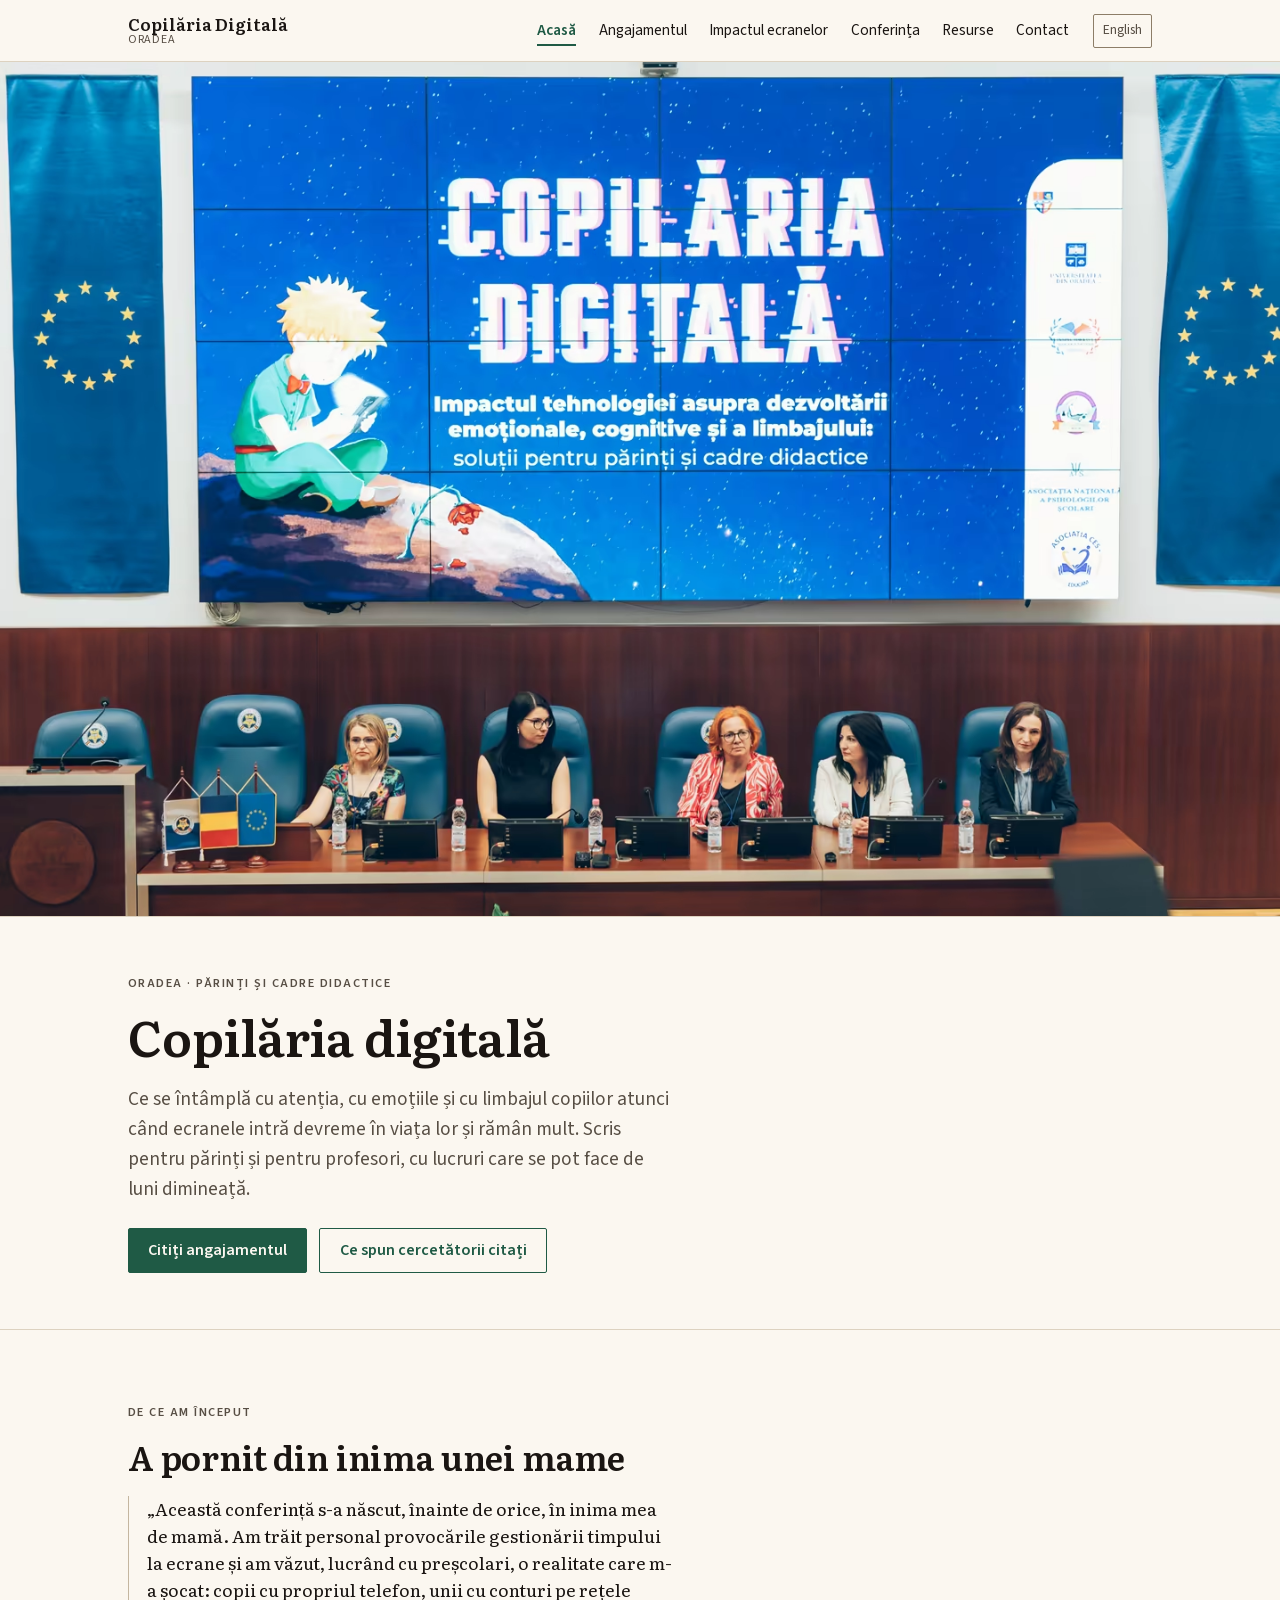
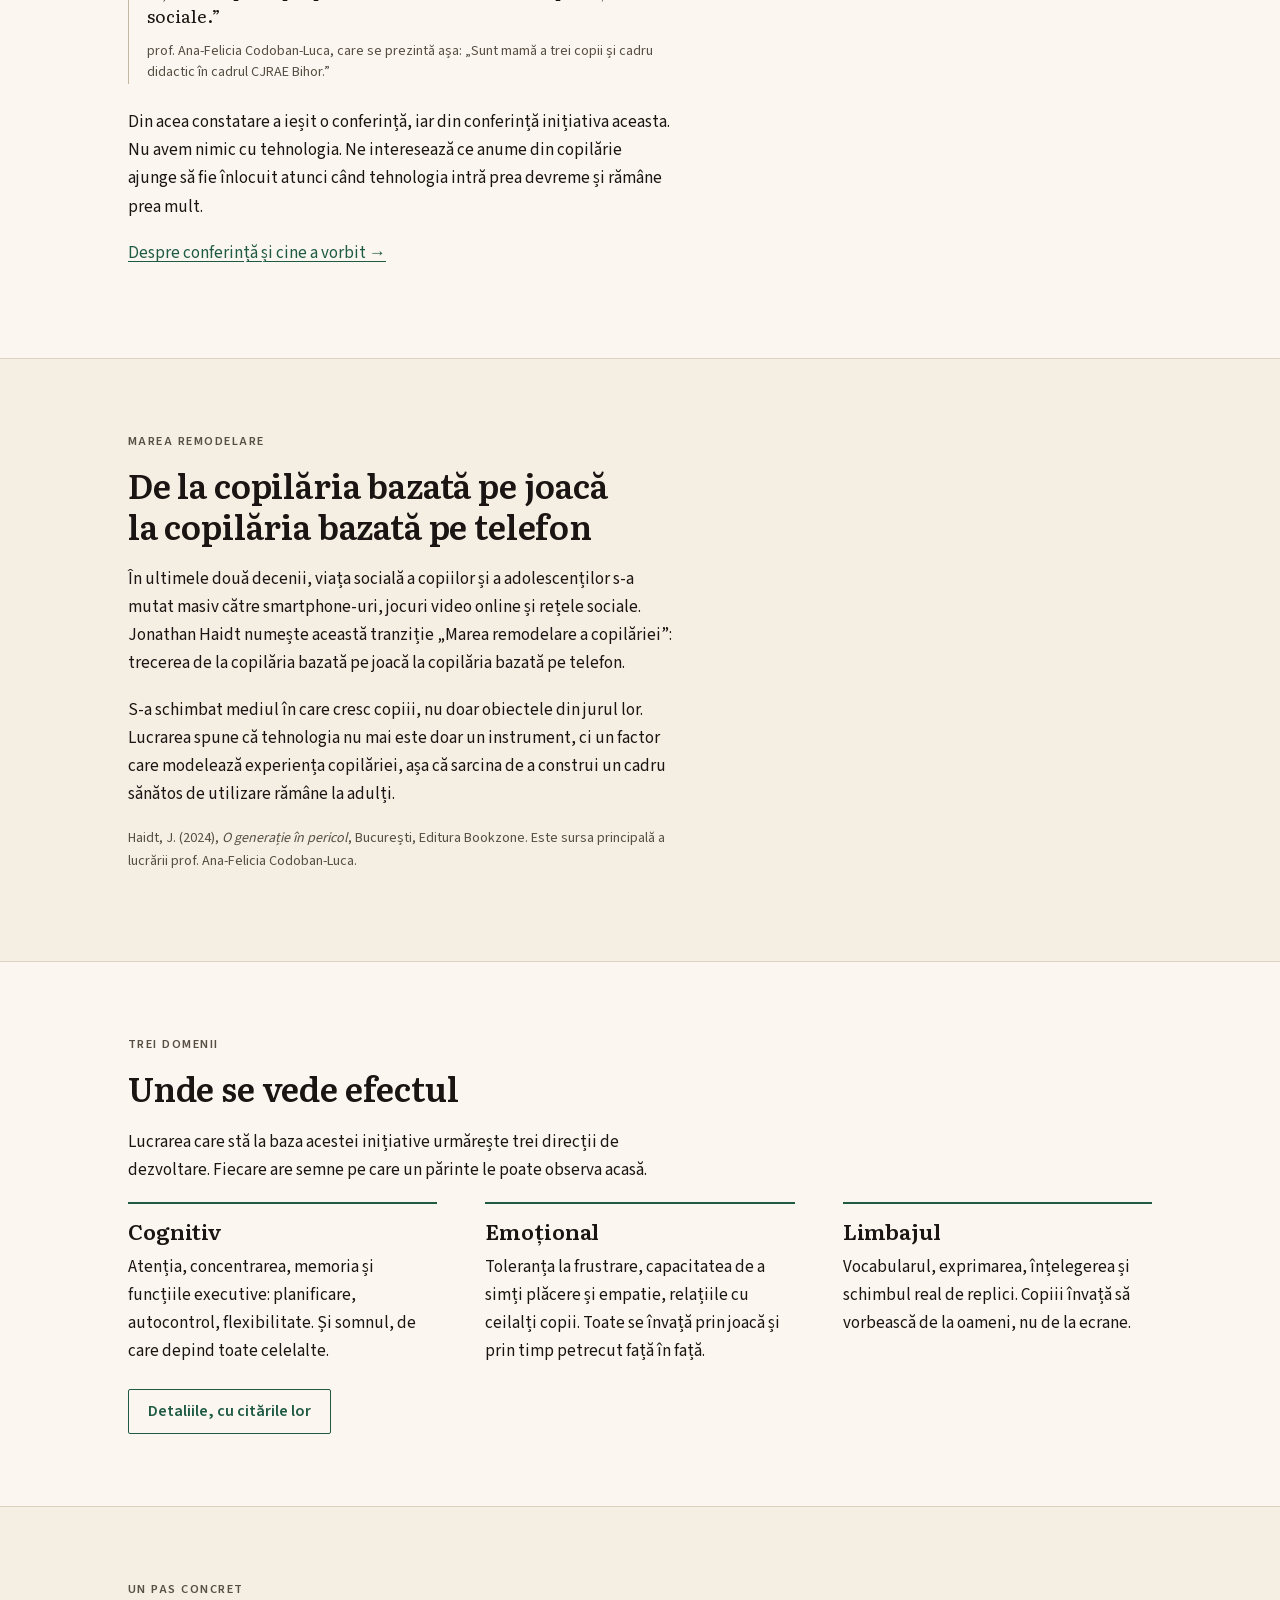
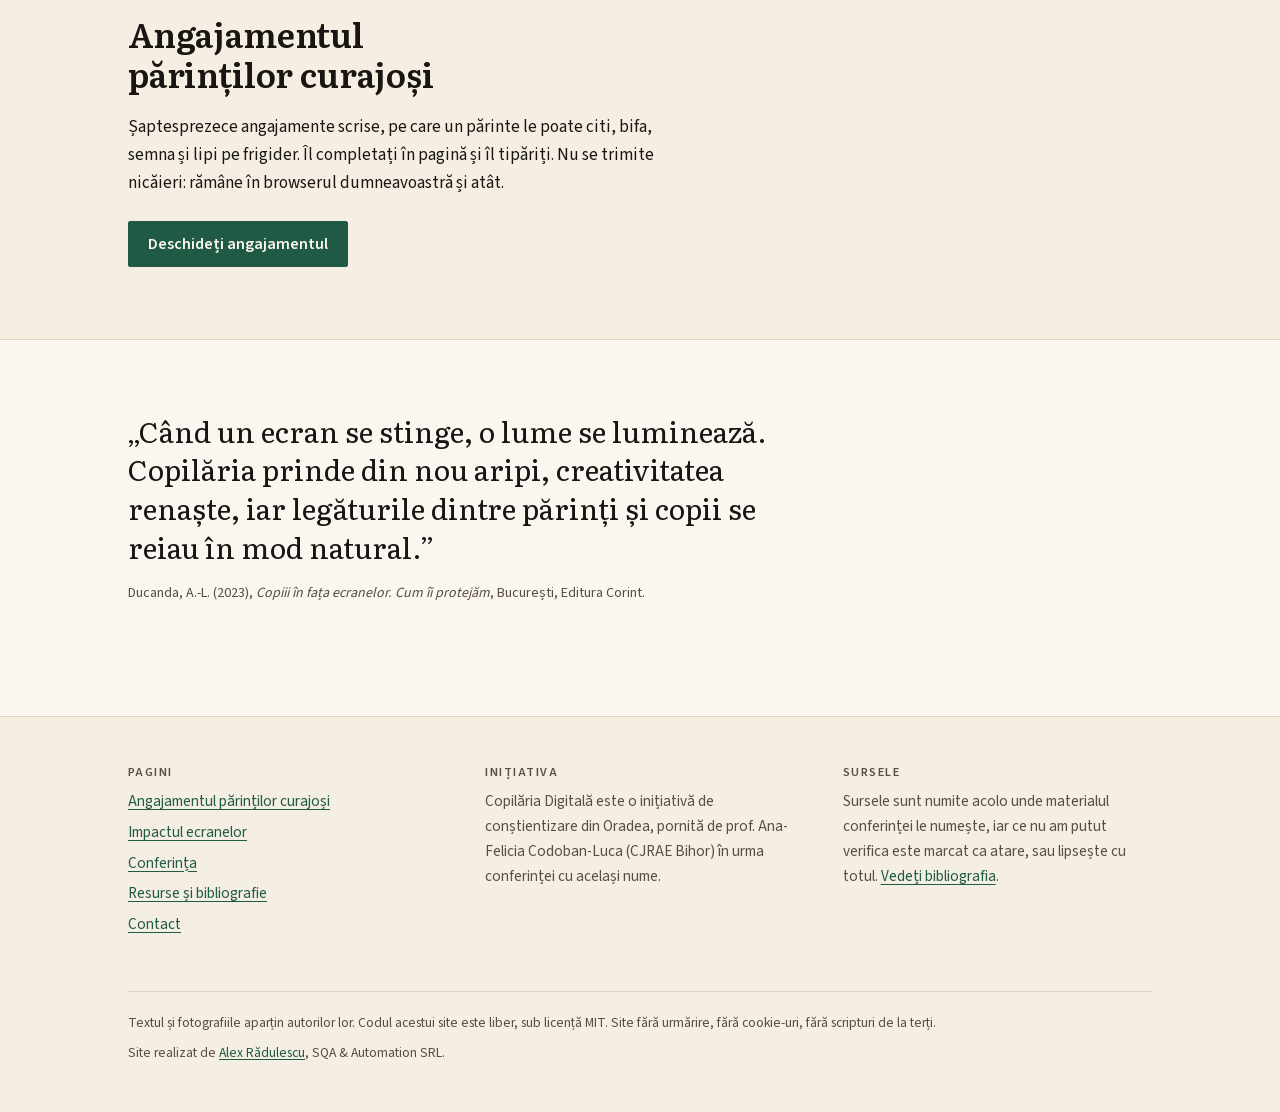
<file: index.html>
<!doctype html>
<html lang="ro">
<head>
<meta charset="utf-8">
<meta name="viewport" content="width=device-width, initial-scale=1">
<title>Copilăria Digitală · inițiativă pentru părinți și cadre didactice, Oradea</title>
<meta name="description" content="Ce se întâmplă cu atenția, emoțiile și limbajul copiilor când ecranele intră devreme și rămân mult. O inițiativă din Oradea, pornită dintr-o conferință pentru părinți și cadre didactice.">
<link rel="canonical" href="https://copilariadigitala.github.io/">
<link rel="alternate" hreflang="ro" href="https://copilariadigitala.github.io/">
<link rel="alternate" hreflang="en" href="https://copilariadigitala.github.io/en/">
<link rel="alternate" hreflang="x-default" href="https://copilariadigitala.github.io/">
<meta property="og:type" content="website">
<meta property="og:locale" content="ro_RO">
<meta property="og:site_name" content="Copilăria Digitală">
<meta property="og:title" content="Copilăria Digitală">
<meta property="og:description" content="Ce se întâmplă cu atenția, emoțiile și limbajul copiilor când ecranele intră devreme și rămân mult. O inițiativă din Oradea.">
<meta property="og:url" content="https://copilariadigitala.github.io/">
<meta property="og:image" content="https://copilariadigitala.github.io/assets/img/key-visual-960.jpg">
<meta name="twitter:card" content="summary_large_image">
<link rel="icon" href="/assets/favicon.svg" type="image/svg+xml">
<link rel="preload" as="font" type="font/woff2" href="/assets/fonts/literata-600.woff2" crossorigin>
<link rel="preload" as="font" type="font/woff2" href="/assets/fonts/source-sans-3-400.woff2" crossorigin>
<link rel="stylesheet" href="/assets/site.css">
<script src="/assets/site.js" defer></script>
</head>
<body>
<a class="skip-link" href="#main">Sari la conținut</a>

<header class="site-header">
  <div class="wrap">
    <a class="brand" href="/">Copilăria Digitală<span>Oradea</span></a>
    <nav class="nav" aria-label="Navigare principală">
      <ul>
        <li><a href="/" aria-current="page">Acasă</a></li>
        <li><a href="/angajament/">Angajamentul</a></li>
        <li><a href="/impactul-ecranelor/">Impactul ecranelor</a></li>
        <li><a href="/conferinta/">Conferința</a></li>
        <li><a href="/resurse/">Resurse</a></li>
        <li><a href="/contact/">Contact</a></li>
      </ul>
    </nav>
    <a class="lang-switch" href="/en/" lang="en" hreflang="en">English</a>
  </div>
</header>

<main id="main">

  <div class="hero">
    <figure class="hero-media">
      <picture>
        <source type="image/avif" sizes="100vw" srcset="/assets/img/hero-480.avif 480w, /assets/img/hero-960.avif 960w, /assets/img/hero-1440.avif 1440w">
        <img src="/assets/img/hero-960.jpg" sizes="100vw"
             srcset="/assets/img/hero-480.jpg 480w, /assets/img/hero-960.jpg 960w, /assets/img/hero-1440.jpg 1440w"
             width="1440" height="958" fetchpriority="high" decoding="async"
             alt="Sala conferinței, cu titlul „Copilăria digitală” proiectat pe ecranul din spatele mesei vorbitorilor.">
      </picture>
    </figure>
    <div class="wrap hero-body">
      <p class="eyebrow">Oradea · părinți și cadre didactice</p>
      <h1>Copilăria digitală</h1>
      <p class="lede">Ce se întâmplă cu atenția, cu emoțiile și cu limbajul copiilor atunci
        când ecranele intră devreme în viața lor și rămân mult. Scris pentru părinți și
        pentru profesori, cu lucruri care se pot face de luni dimineață.</p>
      <div class="btn-row">
        <a class="btn" href="/angajament/">Citiți angajamentul</a>
        <a class="btn btn--ghost" href="/impactul-ecranelor/">Ce spun cercetătorii citați</a>
      </div>
    </div>
  </div>

  <section class="section" aria-labelledby="de-ce">
    <div class="wrap prose">
      <p class="eyebrow">De ce am început</p>
      <h2 id="de-ce">A pornit din inima unei mame</h2>
      <blockquote>
        <p>„Această conferință s-a născut, înainte de orice, în inima mea de mamă. Am trăit
          personal provocările gestionării timpului la ecrane și am văzut, lucrând cu
          preșcolari, o realitate care m-a șocat: copii cu propriul telefon, unii cu conturi
          pe rețele sociale.”</p>
        <cite>prof. Ana-Felicia Codoban-Luca, care se prezintă așa: „Sunt mamă a trei copii
          și cadru didactic în cadrul CJRAE Bihor.”</cite>
      </blockquote>
      <p>Din acea constatare a ieșit o conferință, iar din conferință inițiativa aceasta.
        Nu avem nimic cu tehnologia. Ne interesează ce anume din copilărie ajunge să fie
        înlocuit atunci când tehnologia intră prea devreme și rămâne prea mult.</p>
      <p><a href="/conferinta/">Despre conferință și cine a vorbit →</a></p>
    </div>
  </section>

  <section class="section section--sunk" aria-labelledby="remodelare">
    <div class="wrap prose">
      <p class="eyebrow">Marea remodelare</p>
      <h2 id="remodelare">De la copilăria bazată pe joacă la copilăria bazată pe telefon</h2>
      <p>În ultimele două decenii, viața socială a copiilor și a adolescenților s-a mutat
        masiv către smartphone-uri, jocuri video online și rețele sociale. Jonathan Haidt
        numește această tranziție „Marea remodelare a copilăriei”: trecerea de la copilăria
        bazată pe joacă la copilăria bazată pe telefon.</p>
      <p>S-a schimbat mediul în care cresc copiii, nu doar obiectele din jurul lor.
        Lucrarea spune că tehnologia nu mai este doar un instrument, ci un factor care
        modelează experiența copilăriei, așa că sarcina de a construi un cadru sănătos de
        utilizare rămâne la adulți.</p>
      <p class="attrib">Haidt, J. (2024), <i>O generație în pericol</i>, București, Editura
        Bookzone. Este sursa principală a lucrării prof. Ana-Felicia Codoban-Luca.</p>
    </div>
  </section>

  <section class="section" aria-labelledby="domenii">
    <div class="wrap">
      <div class="prose">
        <p class="eyebrow">Trei domenii</p>
        <h2 id="domenii">Unde se vede efectul</h2>
        <p>Lucrarea care stă la baza acestei inițiative urmărește trei direcții de
          dezvoltare. Fiecare are semne pe care un părinte le poate observa acasă.</p>
      </div>
      <div class="cols">
        <div>
          <h3>Cognitiv</h3>
          <p>Atenția, concentrarea, memoria și funcțiile executive: planificare, autocontrol,
            flexibilitate. Și somnul, de care depind toate celelalte.</p>
        </div>
        <div>
          <h3>Emoțional</h3>
          <p>Toleranța la frustrare, capacitatea de a simți plăcere și empatie, relațiile cu
            ceilalți copii. Toate se învață prin joacă și prin timp petrecut față în față.</p>
        </div>
        <div>
          <h3>Limbajul</h3>
          <p>Vocabularul, exprimarea, înțelegerea și schimbul real de replici. Copiii învață
            să vorbească de la oameni, nu de la ecrane.</p>
        </div>
      </div>
      <div class="btn-row">
        <a class="btn btn--ghost" href="/impactul-ecranelor/">Detaliile, cu citările lor</a>
      </div>
    </div>
  </section>

  <section class="section section--sunk" aria-labelledby="cta">
    <div class="wrap prose">
      <p class="eyebrow">Un pas concret</p>
      <h2 id="cta">Angajamentul părinților curajoși</h2>
      <p>Șaptesprezece angajamente scrise, pe care un părinte le poate citi, bifa, semna și
        lipi pe frigider. Îl completați în pagină și îl tipăriți. Nu se trimite nicăieri:
        rămâne în browserul dumneavoastră și atât.</p>
      <div class="btn-row">
        <a class="btn" href="/angajament/">Deschideți angajamentul</a>
      </div>
    </div>
  </section>

  <section class="section" aria-labelledby="citat">
    <div class="wrap">
      <h2 id="citat" class="visually-hidden">Citat de închidere</h2>
      <blockquote class="pull">
        <p>„Când un ecran se stinge, o lume se luminează. Copilăria prinde din nou aripi,
          creativitatea renaște, iar legăturile dintre părinți și copii se reiau în mod
          natural.”</p>
        <cite>Ducanda, A.-L. (2023), <i>Copiii în fața ecranelor. Cum îi protejăm</i>,
          București, Editura Corint.</cite>
      </blockquote>
    </div>
  </section>

</main>

<footer class="site-footer">
  <div class="wrap">
    <div class="footer-grid">
      <div>
        <h2>Pagini</h2>
        <ul>
          <li><a href="/angajament/">Angajamentul părinților curajoși</a></li>
          <li><a href="/impactul-ecranelor/">Impactul ecranelor</a></li>
          <li><a href="/conferinta/">Conferința</a></li>
          <li><a href="/resurse/">Resurse și bibliografie</a></li>
          <li><a href="/contact/">Contact</a></li>
        </ul>
      </div>
      <div>
        <h2>Inițiativa</h2>
        <p>Copilăria Digitală este o inițiativă de conștientizare din Oradea, pornită de
          prof. Ana-Felicia Codoban-Luca (CJRAE Bihor) în urma conferinței cu același nume.</p>
      </div>
      <div>
        <h2>Sursele</h2>
        <p>Sursele sunt numite acolo unde materialul conferinței le numește, iar ce nu am
          putut verifica este marcat ca atare, sau lipsește cu totul.
          <a href="/resurse/#bibliografie">Vedeți bibliografia</a>.</p>
      </div>
    </div>
    <p class="colophon">Textul și fotografiile aparțin autorilor lor. Codul acestui site este
      liber, sub licență MIT. Site fără urmărire, fără cookie-uri, fără scripturi de la terți.</p>
    <p class="credit">Site realizat de <a href="https://separatio.github.io/" rel="noopener">Alex
      Rădulescu</a>, SQA &amp; Automation SRL.</p>
  </div>
</footer>

</body>
</html>
</file>
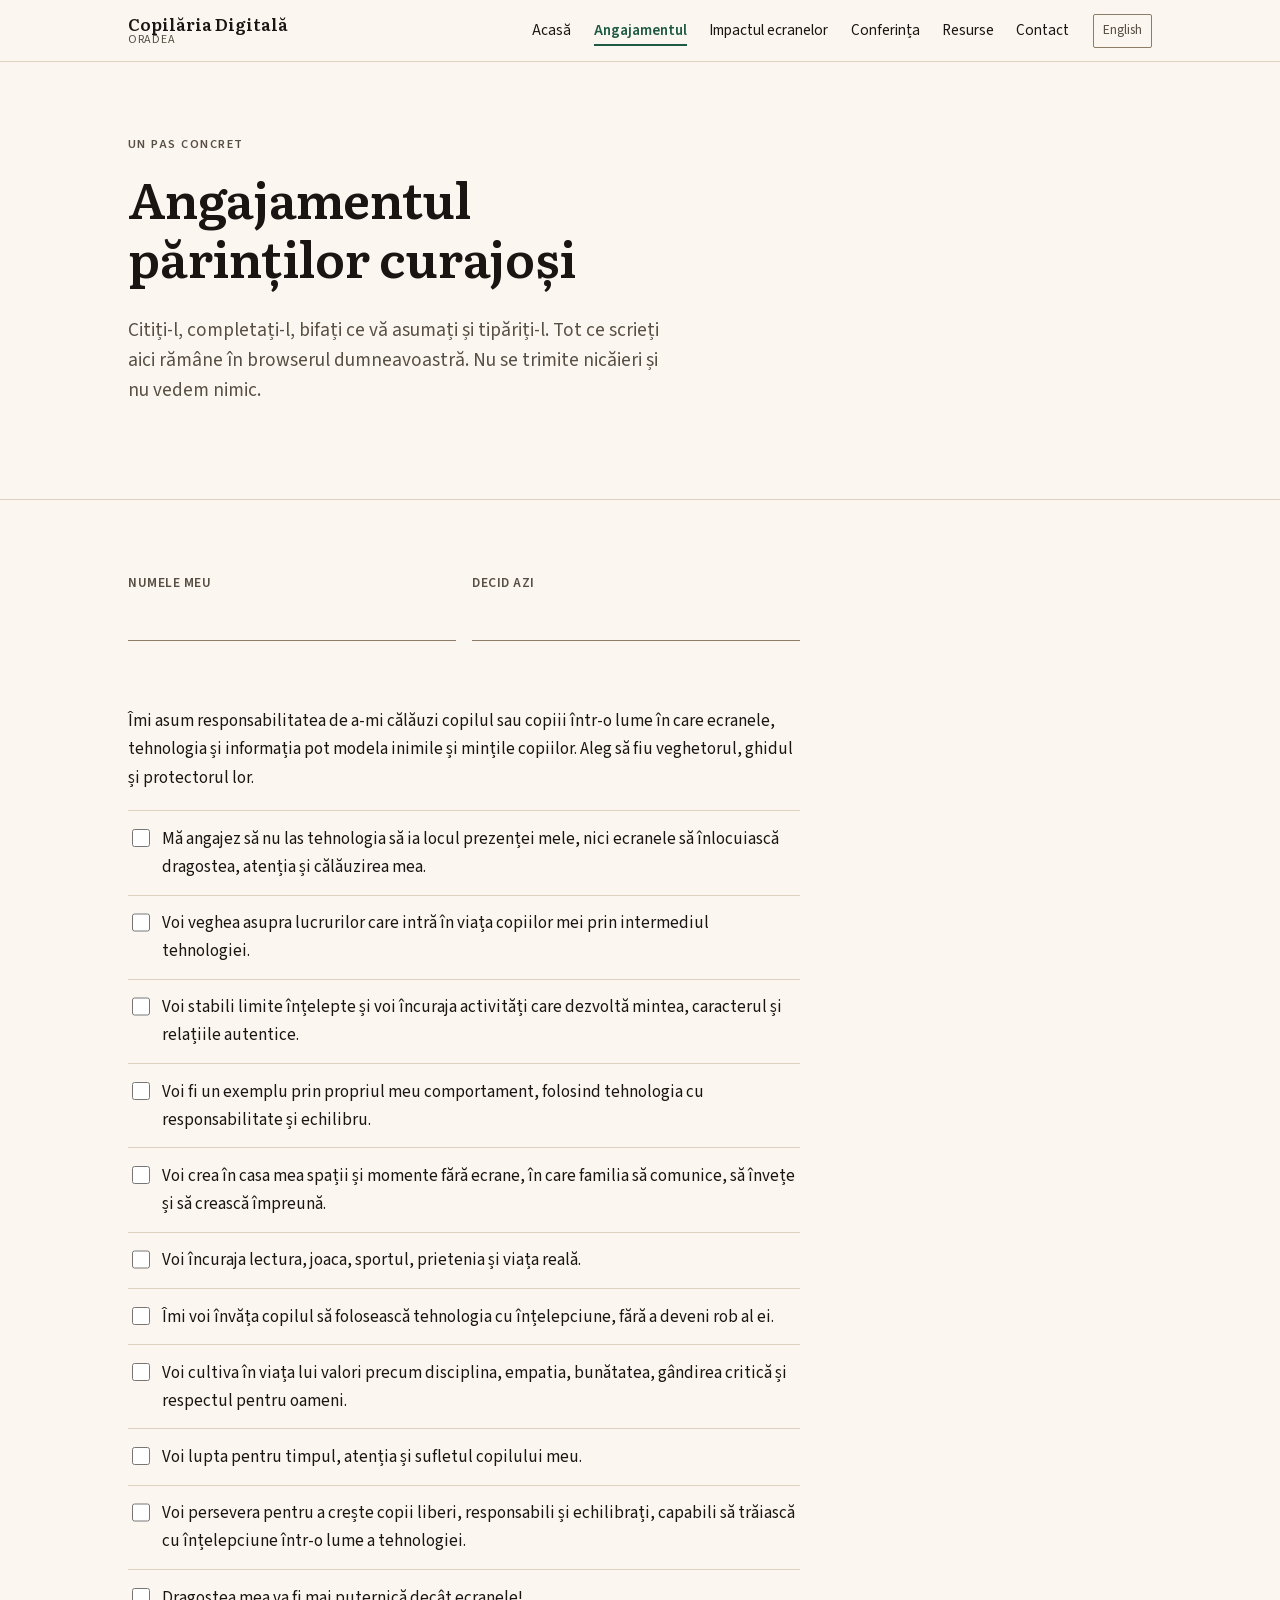
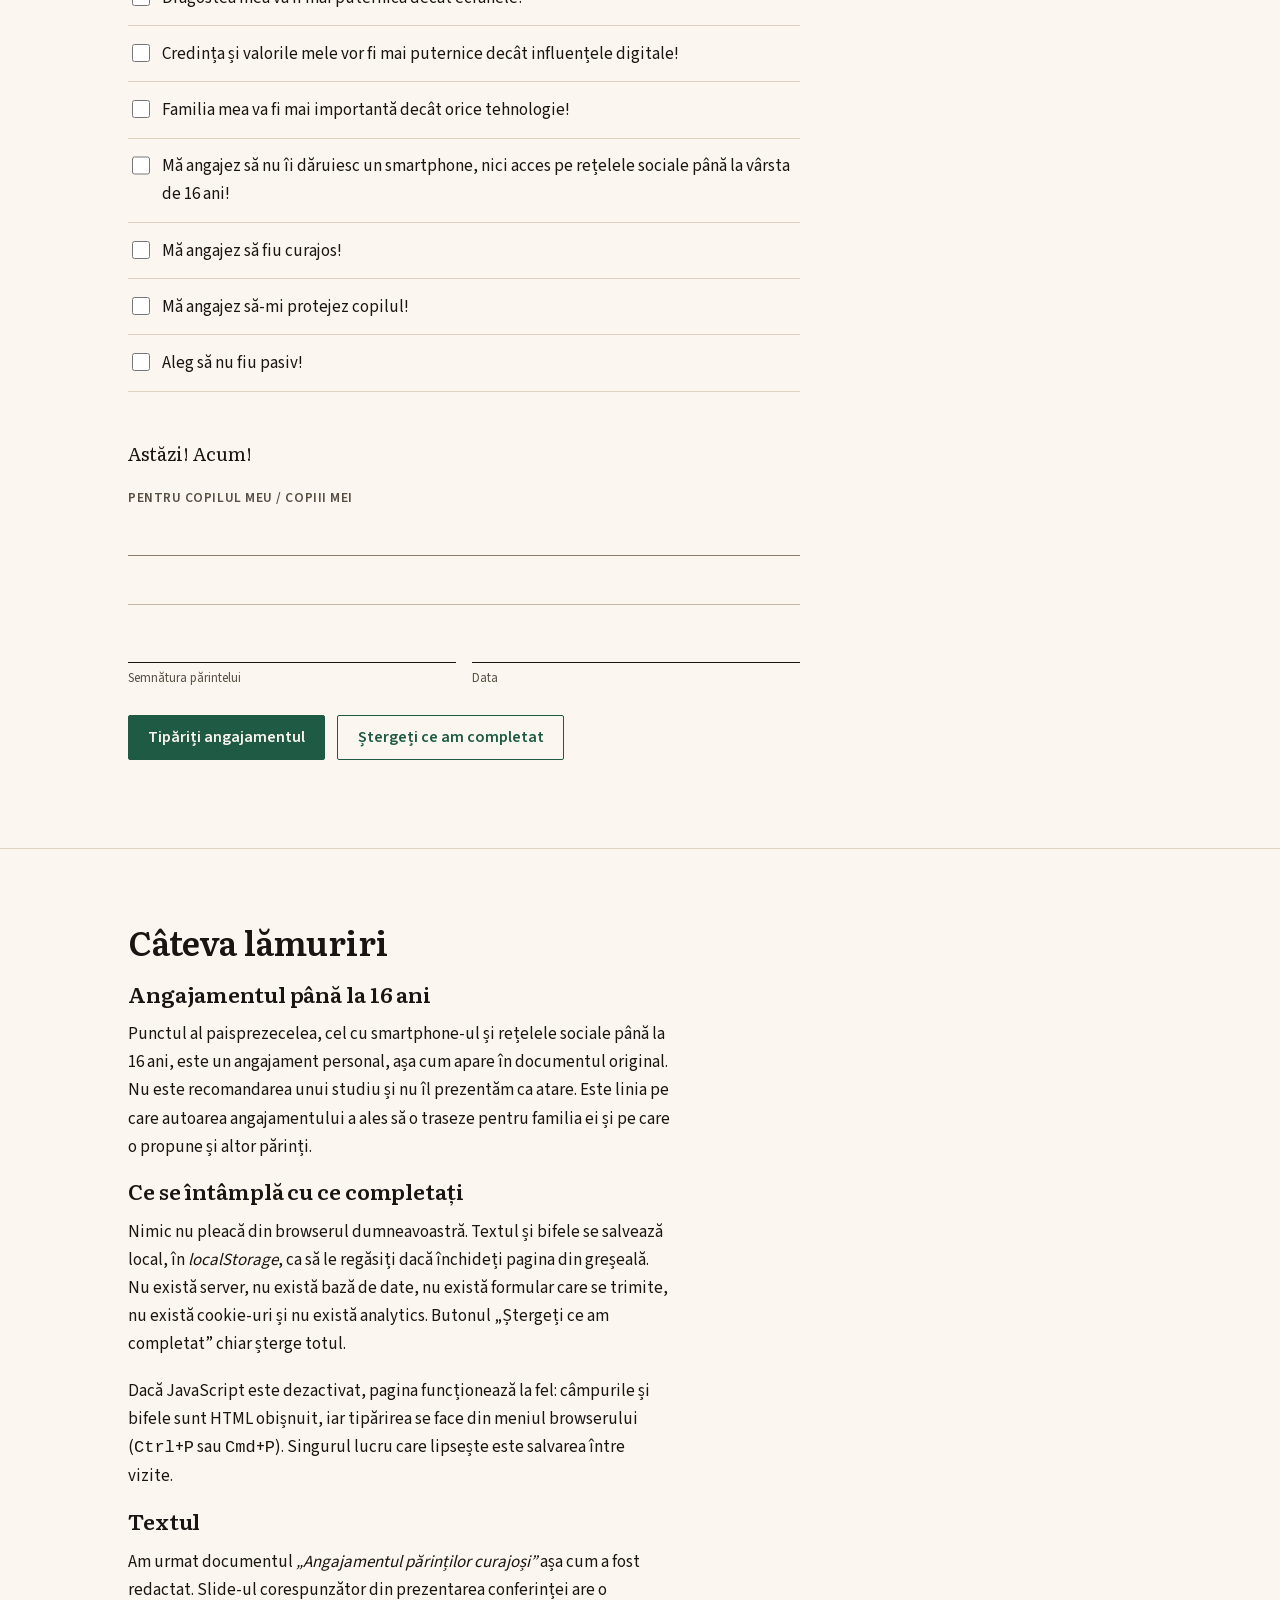
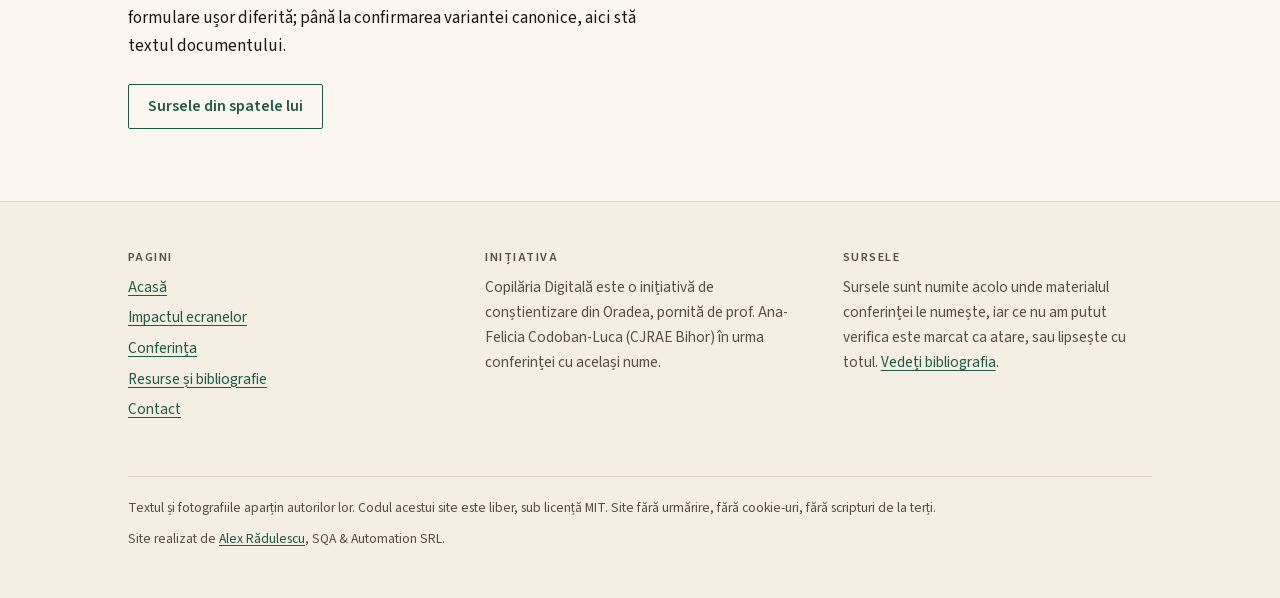
<file: angajament/index.html>
<!doctype html>
<html lang="ro">
<head>
<meta charset="utf-8">
<meta name="viewport" content="width=device-width, initial-scale=1">
<title>Angajamentul părinților curajoși · Copilăria Digitală</title>
<meta name="description" content="Șaptesprezece angajamente pe care un părinte le poate citi, bifa, semna și tipări. Se completează în pagină și rămâne în browserul dumneavoastră, nu se trimite nicăieri.">
<link rel="canonical" href="https://copilariadigitala.github.io/angajament/">
<link rel="alternate" hreflang="ro" href="https://copilariadigitala.github.io/angajament/">
<link rel="alternate" hreflang="en" href="https://copilariadigitala.github.io/en/pledge/">
<link rel="alternate" hreflang="x-default" href="https://copilariadigitala.github.io/">
<meta property="og:type" content="article">
<meta property="og:locale" content="ro_RO">
<meta property="og:site_name" content="Copilăria Digitală">
<meta property="og:title" content="Angajamentul părinților curajoși">
<meta property="og:description" content="Șaptesprezece angajamente pe care un părinte le poate citi, bifa, semna și tipări.">
<meta property="og:url" content="https://copilariadigitala.github.io/angajament/">
<meta property="og:image" content="https://copilariadigitala.github.io/assets/img/key-visual-960.jpg">
<meta name="twitter:card" content="summary_large_image">
<link rel="icon" href="/assets/favicon.svg" type="image/svg+xml">
<link rel="preload" as="font" type="font/woff2" href="/assets/fonts/literata-600.woff2" crossorigin>
<link rel="preload" as="font" type="font/woff2" href="/assets/fonts/source-sans-3-400.woff2" crossorigin>
<link rel="stylesheet" href="/assets/site.css">
<script src="/assets/site.js" defer></script>
</head>
<body>
<a class="skip-link" href="#main">Sari la conținut</a>

<header class="site-header">
  <div class="wrap">
    <a class="brand" href="/">Copilăria Digitală<span>Oradea</span></a>
    <nav class="nav" aria-label="Navigare principală">
      <ul>
        <li><a href="/">Acasă</a></li>
        <li><a href="/angajament/" aria-current="page">Angajamentul</a></li>
        <li><a href="/impactul-ecranelor/">Impactul ecranelor</a></li>
        <li><a href="/conferinta/">Conferința</a></li>
        <li><a href="/resurse/">Resurse</a></li>
        <li><a href="/contact/">Contact</a></li>
      </ul>
    </nav>
    <a class="lang-switch" href="/en/pledge/" lang="en" hreflang="en">English</a>
  </div>
</header>

<main id="main">

  <section class="section">
    <div class="wrap prose">
      <p class="eyebrow no-print">Un pas concret</p>
      <h1>Angajamentul părinților curajoși</h1>
      <p class="lede no-print">Citiți-l, completați-l, bifați ce vă asumați și tipăriți-l.
        Tot ce scrieți aici rămâne în browserul dumneavoastră. Nu se trimite nicăieri și nu
        vedem nimic.</p>
    </div>
  </section>

  <section class="section">
    <div class="wrap">
      <div class="pledge" data-pledge>

        <div class="pledge-meta">
          <p class="field">
            <label for="nume">Numele meu</label>
            <input id="nume" name="nume" type="text" autocomplete="name">
          </p>
          <p class="field">
            <label for="data">Decid azi</label>
            <input id="data" name="data" type="text" inputmode="numeric" placeholder="">
          </p>
        </div>

        <p>Îmi asum responsabilitatea de a-mi călăuzi copilul sau copiii într-o lume în care
          ecranele, tehnologia și informația pot modela inimile și mințile copiilor. Aleg să
          fiu veghetorul, ghidul și protectorul lor.</p>

        <ul class="commitments">
          <li><label><input type="checkbox" name="v1"><span>Mă angajez să nu las tehnologia
            să ia locul prezenței mele, nici ecranele să înlocuiască dragostea, atenția și
            călăuzirea mea.</span></label></li>
          <li><label><input type="checkbox" name="v2"><span>Voi veghea asupra lucrurilor care
            intră în viața copiilor mei prin intermediul tehnologiei.</span></label></li>
          <li><label><input type="checkbox" name="v3"><span>Voi stabili limite înțelepte și
            voi încuraja activități care dezvoltă mintea, caracterul și relațiile
            autentice.</span></label></li>
          <li><label><input type="checkbox" name="v4"><span>Voi fi un exemplu prin propriul
            meu comportament, folosind tehnologia cu responsabilitate și echilibru.</span></label></li>
          <li><label><input type="checkbox" name="v5"><span>Voi crea în casa mea spații și
            momente fără ecrane, în care familia să comunice, să învețe și să crească
            împreună.</span></label></li>
          <li><label><input type="checkbox" name="v6"><span>Voi încuraja lectura, joaca,
            sportul, prietenia și viața reală.</span></label></li>
          <li><label><input type="checkbox" name="v7"><span>Îmi voi învăța copilul să
            folosească tehnologia cu înțelepciune, fără a deveni rob al ei.</span></label></li>
          <li><label><input type="checkbox" name="v8"><span>Voi cultiva în viața lui valori
            precum disciplina, empatia, bunătatea, gândirea critică și respectul pentru
            oameni.</span></label></li>
          <li><label><input type="checkbox" name="v9"><span>Voi lupta pentru timpul, atenția
            și sufletul copilului meu.</span></label></li>
          <li><label><input type="checkbox" name="v10"><span>Voi persevera pentru a crește
            copii liberi, responsabili și echilibrați, capabili să trăiască cu înțelepciune
            într-o lume a tehnologiei.</span></label></li>
          <li><label><input type="checkbox" name="v11"><span>Dragostea mea va fi mai puternică
            decât ecranele!</span></label></li>
          <li><label><input type="checkbox" name="v12"><span>Credința și valorile mele vor fi
            mai puternice decât influențele digitale!</span></label></li>
          <li><label><input type="checkbox" name="v13"><span>Familia mea va fi mai importantă
            decât orice tehnologie!</span></label></li>
          <li><label><input type="checkbox" name="v14"><span>Mă angajez să nu îi dăruiesc un
            smartphone, nici acces pe rețelele sociale până la vârsta de 16 ani!</span></label></li>
          <li><label><input type="checkbox" name="v15"><span>Mă angajez să fiu curajos!</span></label></li>
          <li><label><input type="checkbox" name="v16"><span>Mă angajez să-mi protejez
            copilul!</span></label></li>
          <li><label><input type="checkbox" name="v17"><span>Aleg să nu fiu pasiv!</span></label></li>
        </ul>

        <p class="pledge-close">Astăzi! Acum!</p>

        <p class="field">
          <label for="copii">Pentru copilul meu / copiii mei</label>
          <input id="copii" name="copii" type="text">
        </p>

        <div class="signature">
          <div>
            <div class="sig-line"></div>
            <span>Semnătura părintelui</span>
          </div>
          <div>
            <div class="sig-line"></div>
            <span>Data</span>
          </div>
        </div>

        <div class="btn-row no-print">
          <button class="btn" type="button" data-pledge-print hidden>Tipăriți angajamentul</button>
          <button class="btn btn--ghost" type="button" data-pledge-clear hidden>Ștergeți ce am
            completat</button>
        </div>
        <p class="saved-note no-print" data-pledge-status data-saved-label="Salvat în acest browser."></p>
      </div>
    </div>
  </section>

  <section class="section no-print" aria-labelledby="despre-text">
    <div class="wrap prose">
      <h2 id="despre-text">Câteva lămuriri</h2>

      <h3>Angajamentul până la 16 ani</h3>
      <p>Punctul al paisprezecelea, cel cu smartphone-ul și rețelele sociale până la 16 ani,
        este un angajament personal, așa cum apare în documentul original. Nu este
        recomandarea unui studiu și nu îl prezentăm ca atare. Este linia pe care autoarea
        angajamentului a ales să o traseze pentru familia ei și pe care o propune și altor
        părinți.</p>

      <h3>Ce se întâmplă cu ce completați</h3>
      <p>Nimic nu pleacă din browserul dumneavoastră. Textul și bifele se salvează local, în
        <i>localStorage</i>, ca să le regăsiți dacă închideți pagina din greșeală. Nu există
        server, nu există bază de date, nu există formular care se trimite, nu există
        cookie-uri și nu există analytics. Butonul „Ștergeți ce am completat” chiar șterge
        totul.</p>
      <p>Dacă JavaScript este dezactivat, pagina funcționează la fel: câmpurile și bifele sunt
        HTML obișnuit, iar tipărirea se face din meniul browserului
        (<kbd>Ctrl</kbd>+<kbd>P</kbd> sau <kbd>Cmd</kbd>+<kbd>P</kbd>). Singurul lucru care
        lipsește este salvarea între vizite.</p>

      <h3>Textul</h3>
      <p>Am urmat documentul <i>„Angajamentul părinților curajoși”</i> așa cum a fost redactat.
        Slide-ul corespunzător din prezentarea conferinței are o formulare ușor diferită;
        până la confirmarea variantei canonice, aici stă textul documentului.</p>

      <div class="btn-row">
        <a class="btn btn--ghost" href="/impactul-ecranelor/">Sursele din spatele lui</a>
      </div>
    </div>
  </section>

</main>

<footer class="site-footer no-print">
  <div class="wrap">
    <div class="footer-grid">
      <div>
        <h2>Pagini</h2>
        <ul>
          <li><a href="/">Acasă</a></li>
          <li><a href="/impactul-ecranelor/">Impactul ecranelor</a></li>
          <li><a href="/conferinta/">Conferința</a></li>
          <li><a href="/resurse/">Resurse și bibliografie</a></li>
          <li><a href="/contact/">Contact</a></li>
        </ul>
      </div>
      <div>
        <h2>Inițiativa</h2>
        <p>Copilăria Digitală este o inițiativă de conștientizare din Oradea, pornită de
          prof. Ana-Felicia Codoban-Luca (CJRAE Bihor) în urma conferinței cu același nume.</p>
      </div>
      <div>
        <h2>Sursele</h2>
        <p>Sursele sunt numite acolo unde materialul conferinței le numește, iar ce nu am
          putut verifica este marcat ca atare, sau lipsește cu totul.
          <a href="/resurse/#bibliografie">Vedeți bibliografia</a>.</p>
      </div>
    </div>
    <p class="colophon">Textul și fotografiile aparțin autorilor lor. Codul acestui site este
      liber, sub licență MIT. Site fără urmărire, fără cookie-uri, fără scripturi de la terți.</p>
    <p class="credit">Site realizat de <a href="https://separatio.github.io/" rel="noopener">Alex
      Rădulescu</a>, SQA &amp; Automation SRL.</p>
  </div>
</footer>

</body>
</html>
</file>
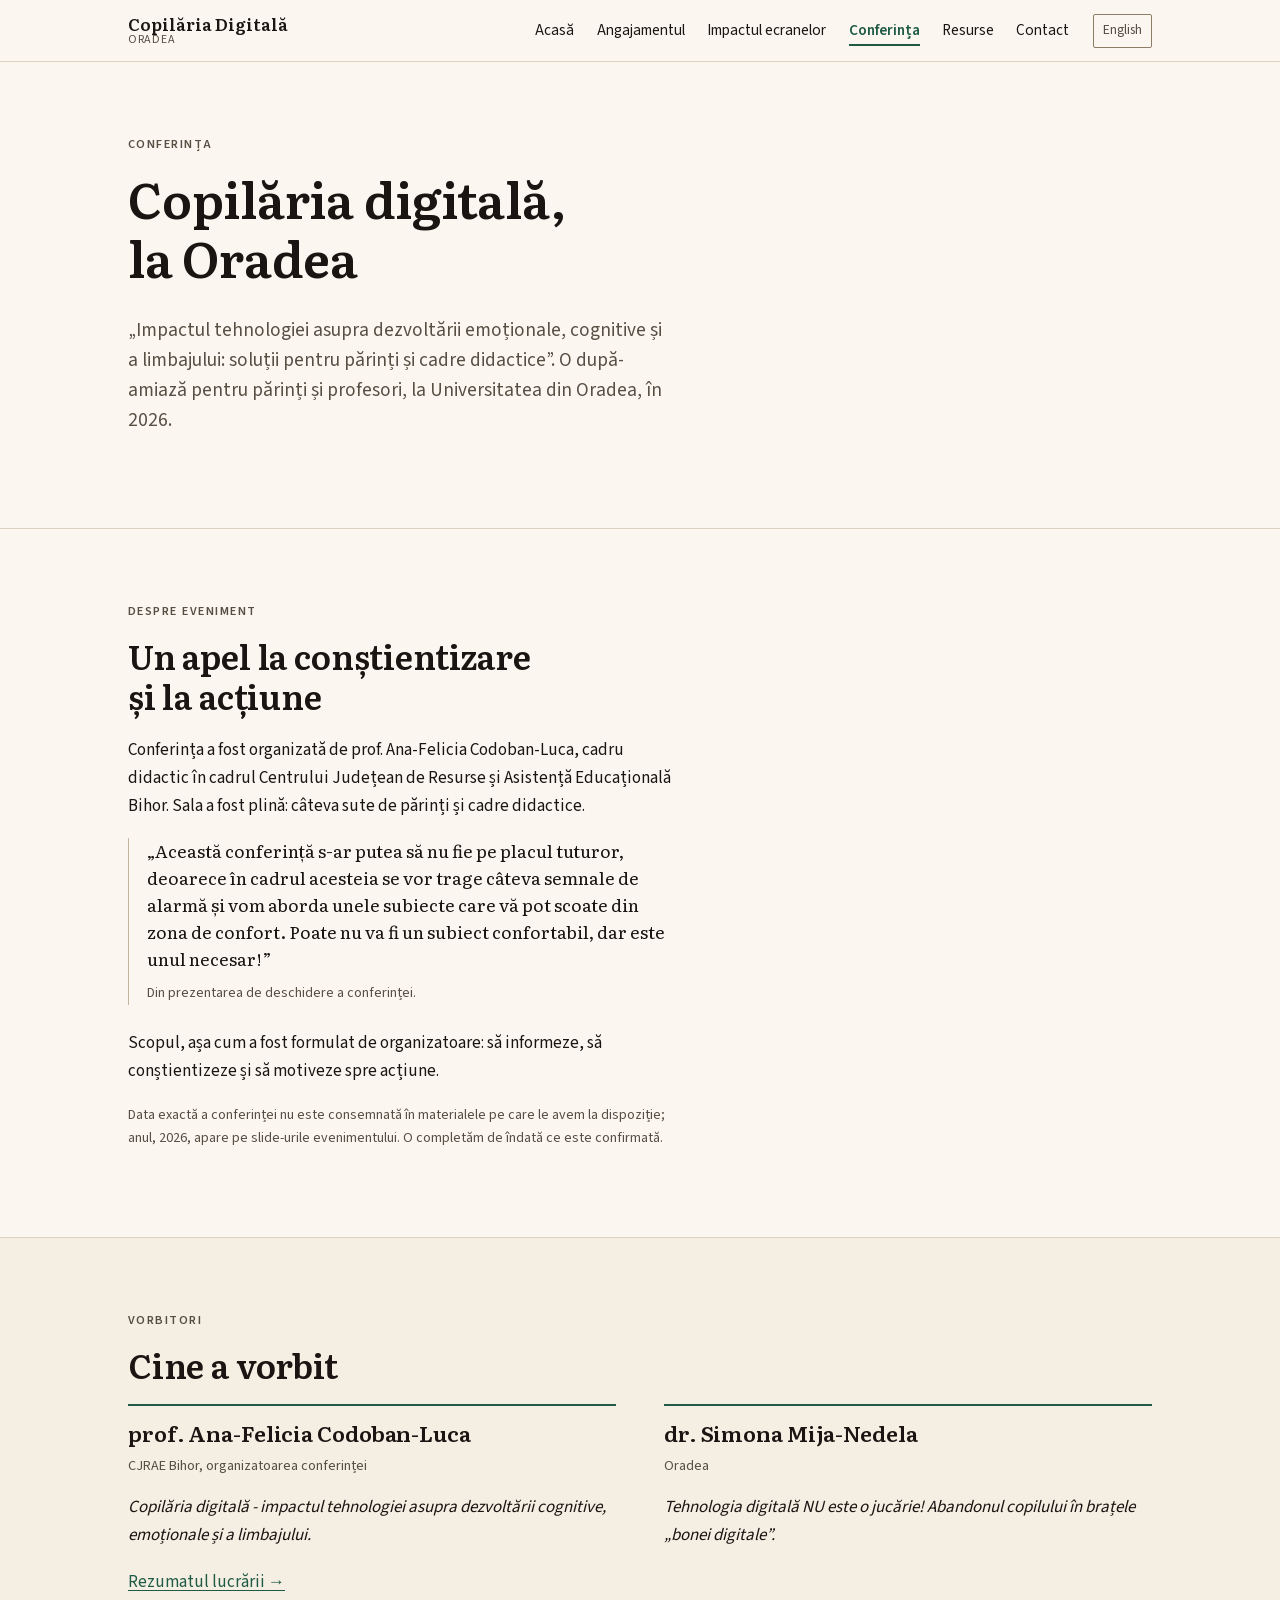
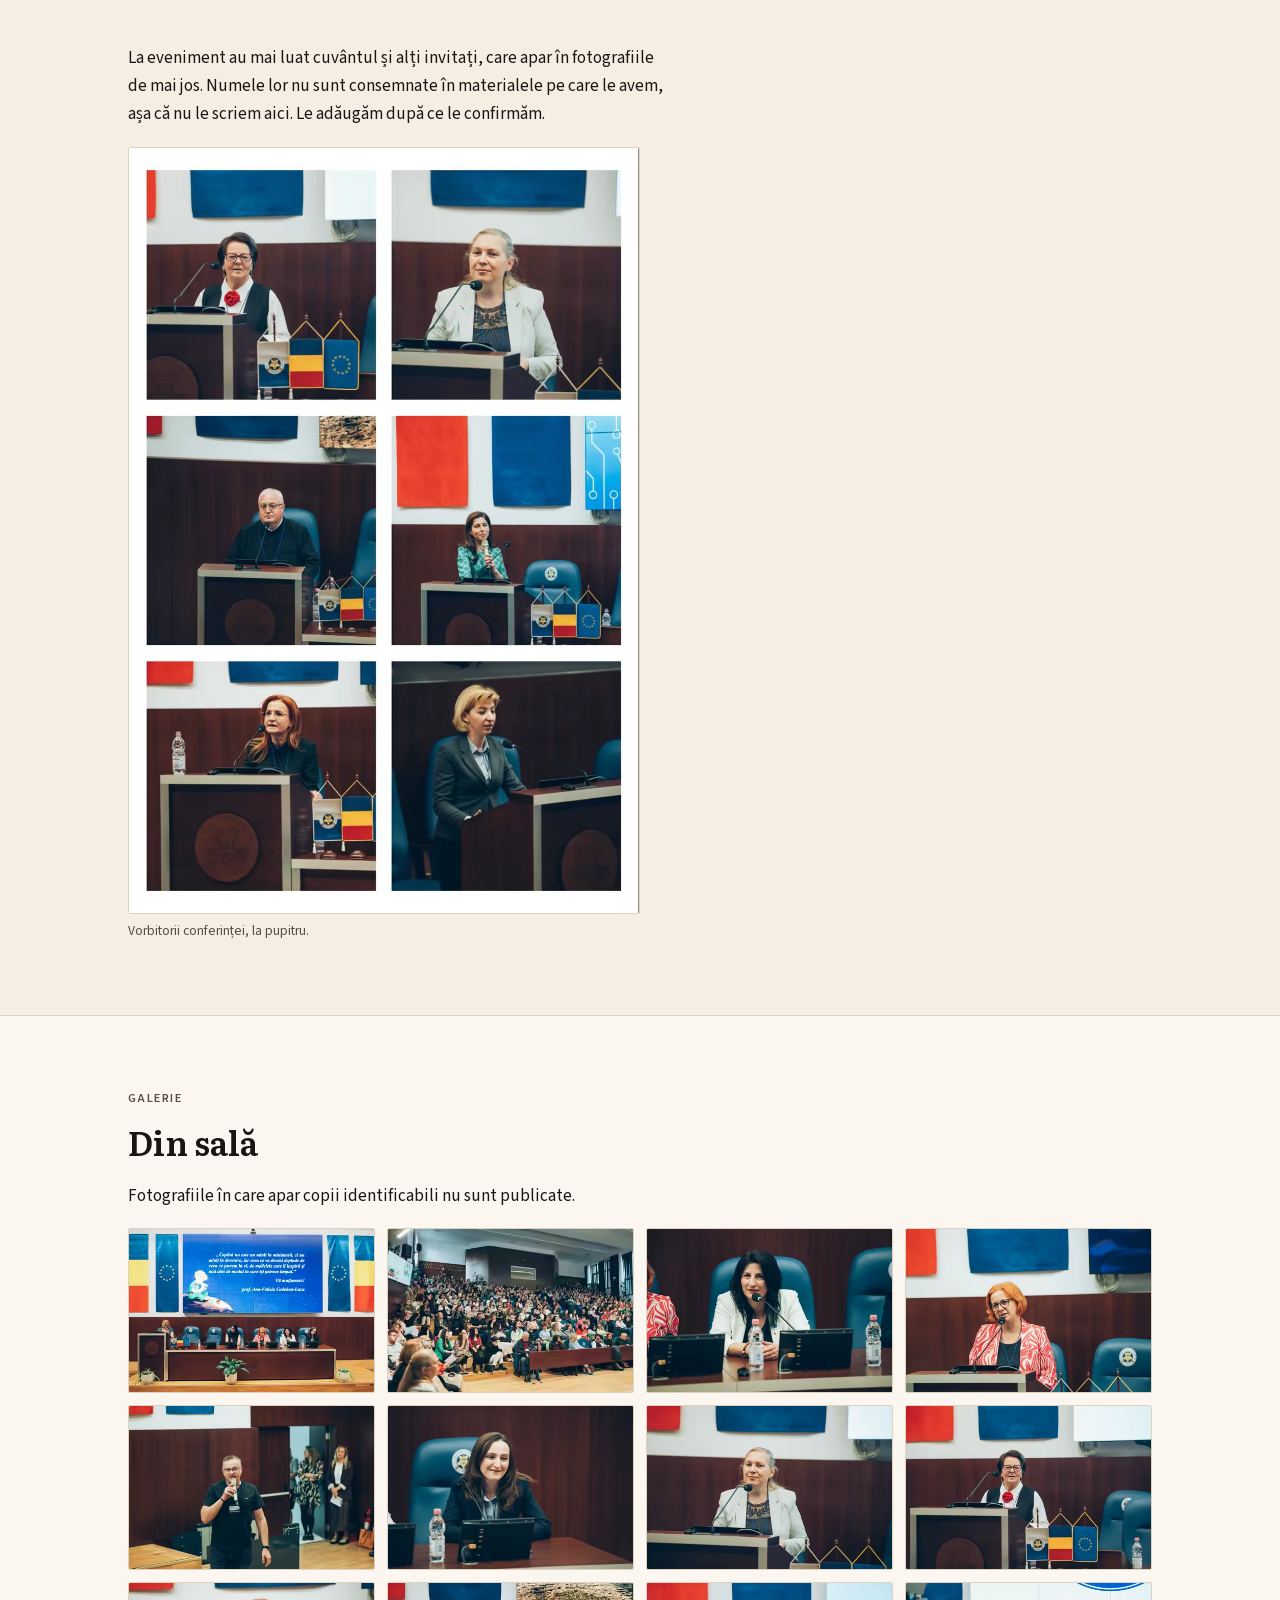
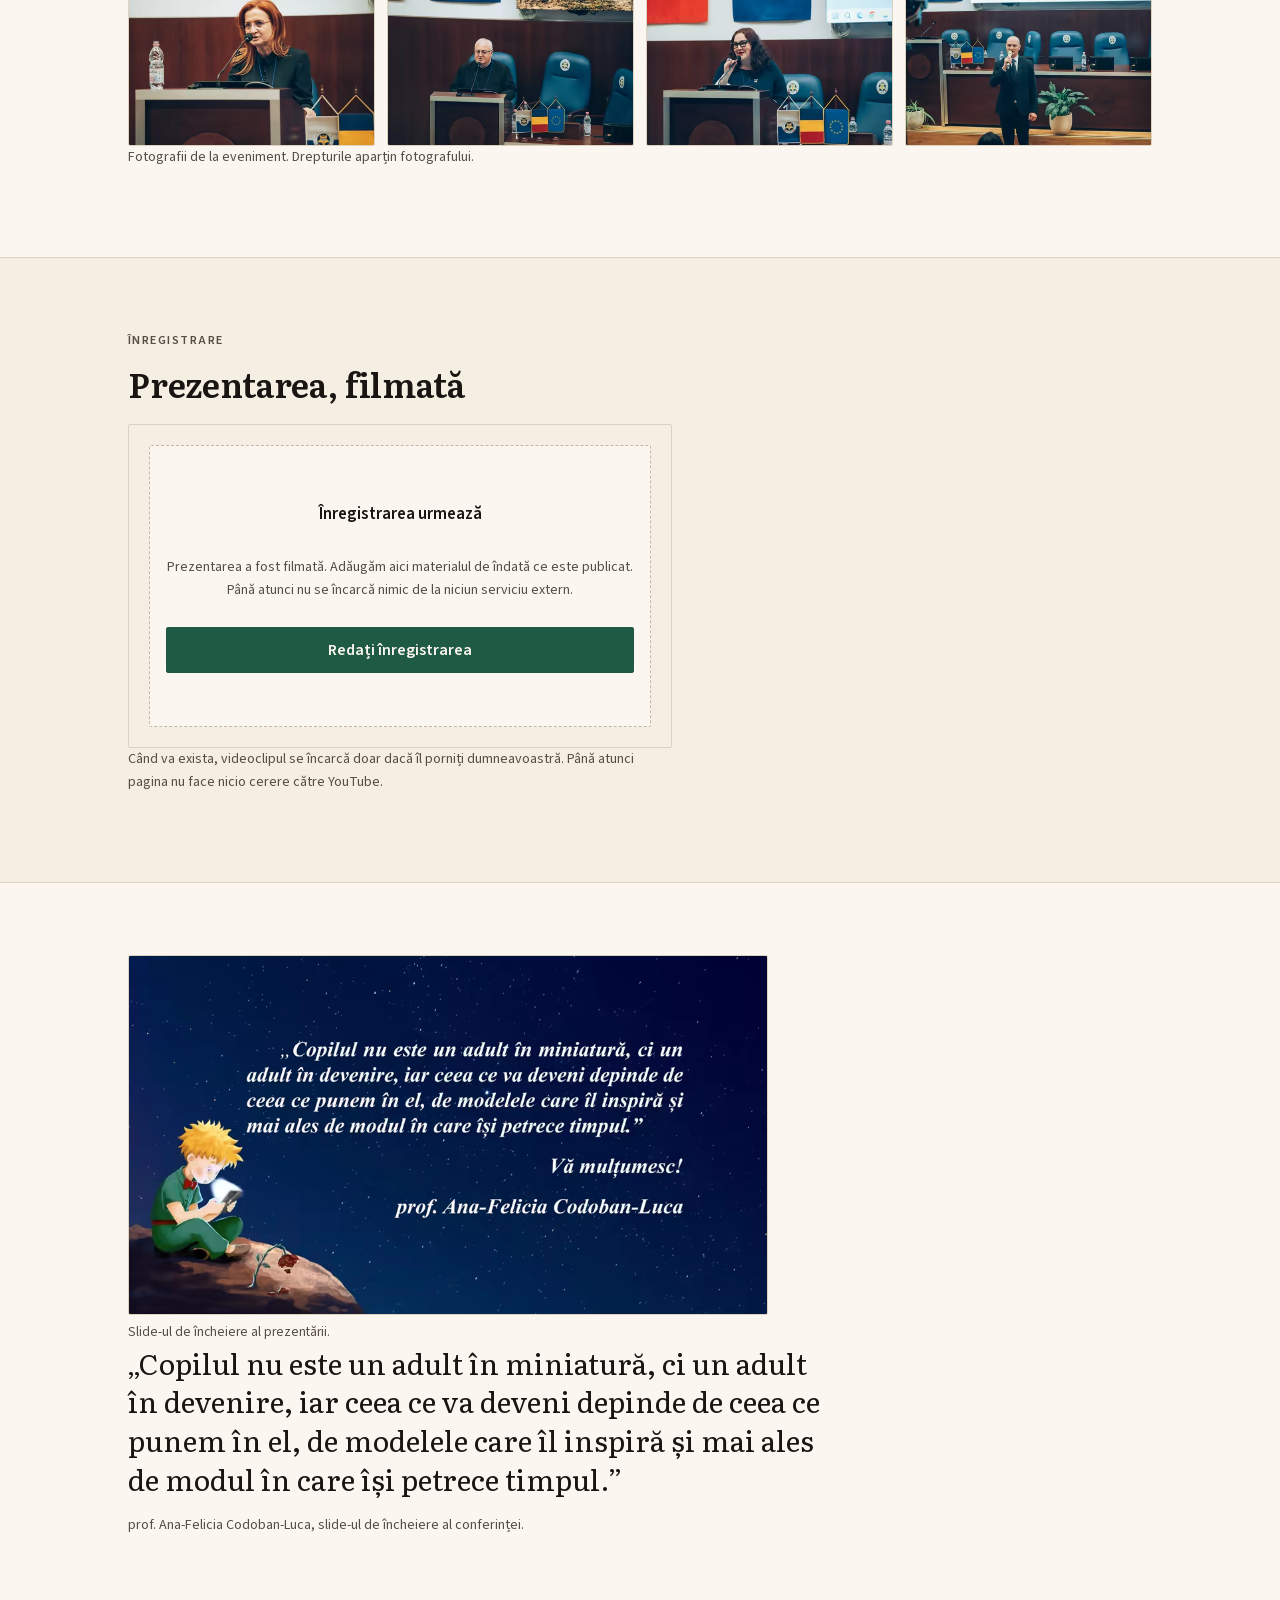
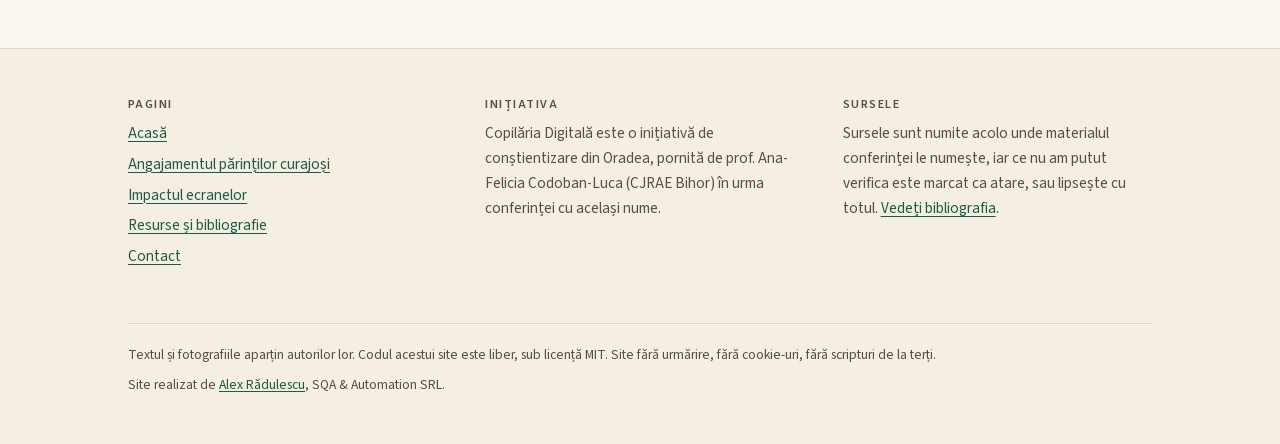
<file: conferinta/index.html>
<!doctype html>
<html lang="ro">
<head>
<meta charset="utf-8">
<meta name="viewport" content="width=device-width, initial-scale=1">
<title>Conferința · Copilăria Digitală</title>
<meta name="description" content="Conferința „Copilăria digitală” de la Oradea: despre ce a fost, cine a vorbit, fotografii din sală și înregistrarea prezentării.">
<link rel="canonical" href="https://copilariadigitala.github.io/conferinta/">
<link rel="alternate" hreflang="ro" href="https://copilariadigitala.github.io/conferinta/">
<link rel="alternate" hreflang="en" href="https://copilariadigitala.github.io/en/conference/">
<link rel="alternate" hreflang="x-default" href="https://copilariadigitala.github.io/">
<meta property="og:type" content="article">
<meta property="og:locale" content="ro_RO">
<meta property="og:site_name" content="Copilăria Digitală">
<meta property="og:title" content="Conferința · Copilăria Digitală">
<meta property="og:description" content="Conferința „Copilăria digitală” de la Oradea: despre ce a fost, cine a vorbit, fotografii din sală și înregistrarea prezentării.">
<meta property="og:url" content="https://copilariadigitala.github.io/conferinta/">
<meta property="og:image" content="https://copilariadigitala.github.io/assets/img/key-visual-960.jpg">
<meta name="twitter:card" content="summary_large_image">
<link rel="icon" href="/assets/favicon.svg" type="image/svg+xml">
<link rel="preload" as="font" type="font/woff2" href="/assets/fonts/literata-600.woff2" crossorigin>
<link rel="preload" as="font" type="font/woff2" href="/assets/fonts/source-sans-3-400.woff2" crossorigin>
<link rel="stylesheet" href="/assets/site.css">
<script src="/assets/site.js" defer></script>
</head>
<body>
<a class="skip-link" href="#main">Sari la conținut</a>

<header class="site-header">
  <div class="wrap">
    <a class="brand" href="/">Copilăria Digitală<span>Oradea</span></a>
    <nav class="nav" aria-label="Navigare principală">
      <ul>
        <li><a href="/">Acasă</a></li>
        <li><a href="/angajament/">Angajamentul</a></li>
        <li><a href="/impactul-ecranelor/">Impactul ecranelor</a></li>
        <li><a href="/conferinta/" aria-current="page">Conferința</a></li>
        <li><a href="/resurse/">Resurse</a></li>
        <li><a href="/contact/">Contact</a></li>
      </ul>
    </nav>
    <a class="lang-switch" href="/en/conference/" lang="en" hreflang="en">English</a>
  </div>
</header>

<main id="main">

  <section class="section">
    <div class="wrap prose">
      <p class="eyebrow">Conferința</p>
      <h1>Copilăria digitală, la Oradea</h1>
      <p class="lede">„Impactul tehnologiei asupra dezvoltării emoționale, cognitive și a
        limbajului: soluții pentru părinți și cadre didactice”. O după-amiază pentru părinți
        și profesori, la Universitatea din Oradea, în 2026.</p>
    </div>
  </section>

  <section class="section" aria-labelledby="despre">
    <div class="wrap prose">
      <p class="eyebrow">Despre eveniment</p>
      <h2 id="despre">Un apel la conștientizare și la acțiune</h2>
      <p>Conferința a fost organizată de prof. Ana-Felicia Codoban-Luca, cadru didactic în
        cadrul Centrului Județean de Resurse și Asistență Educațională Bihor. Sala a fost
        plină: câteva sute de părinți și cadre didactice.</p>
      <blockquote>
        <p>„Această conferință s-ar putea să nu fie pe placul tuturor, deoarece în cadrul
          acesteia se vor trage câteva semnale de alarmă și vom aborda unele subiecte care vă
          pot scoate din zona de confort. Poate nu va fi un subiect confortabil, dar este unul
          necesar!”</p>
        <cite>Din prezentarea de deschidere a conferinței.</cite>
      </blockquote>
      <p>Scopul, așa cum a fost formulat de organizatoare: să informeze, să conștientizeze și
        să motiveze spre acțiune.</p>
      <p class="attrib">Data exactă a conferinței nu este consemnată în materialele pe care le
        avem la dispoziție; anul, 2026, apare pe slide-urile evenimentului. O completăm de
        îndată ce este confirmată.</p>
    </div>
  </section>

  <section class="section section--sunk" aria-labelledby="vorbitori">
    <div class="wrap">
      <div class="prose">
        <p class="eyebrow">Vorbitori</p>
        <h2 id="vorbitori">Cine a vorbit</h2>
      </div>
      <div class="cols">
        <div>
          <h3>prof. Ana-Felicia Codoban-Luca</h3>
          <p class="attrib">CJRAE Bihor, organizatoarea conferinței</p>
          <p><i>Copilăria digitală - impactul tehnologiei asupra dezvoltării cognitive,
            emoționale și a limbajului.</i></p>
          <p><a href="/impactul-ecranelor/">Rezumatul lucrării →</a></p>
        </div>
        <div>
          <h3>dr. Simona Mija-Nedela</h3>
          <p class="attrib">Oradea</p>
          <p><i>Tehnologia digitală NU este o jucărie! Abandonul copilului în brațele „bonei
            digitale”.</i></p>
        </div>
      </div>
      <div class="prose after-cols">
        <p>La eveniment au mai luat cuvântul și alți invitați, care apar în fotografiile de
          mai jos. Numele lor nu sunt consemnate în materialele pe care le avem, așa că nu le
          scriem aici. Le adăugăm după ce le confirmăm.</p>
      </div>
      <figure class="figure-plain figure-plain--portrait">
        <picture>
          <source type="image/avif" sizes="(min-width: 48rem) 32rem, 100vw" srcset="/assets/img/vorbitori-480.avif 480w, /assets/img/vorbitori-960.avif 960w, /assets/img/vorbitori-1067.avif 1067w">
          <img src="/assets/img/vorbitori-960.jpg" sizes="(min-width: 48rem) 32rem, 100vw"
               srcset="/assets/img/vorbitori-480.jpg 480w, /assets/img/vorbitori-960.jpg 960w, /assets/img/vorbitori-1067.jpg 1067w"
               width="1067" height="1600" loading="lazy" decoding="async"
               alt="Șase portrete ale vorbitorilor la pupitrul conferinței, așezate în grilă.">
        </picture>
        <figcaption>Vorbitorii conferinței, la pupitru.</figcaption>
      </figure>
    </div>
  </section>

  <section class="section" aria-labelledby="galerie">
    <div class="wrap">
      <div class="prose">
        <p class="eyebrow">Galerie</p>
        <h2 id="galerie">Din sală</h2>
        <p>Fotografiile în care apar copii identificabili nu sunt publicate.</p>
      </div>
      <ul class="gallery">
        <li><figure>
          <picture>
            <source type="image/avif" sizes="(min-width: 60rem) 21rem, (min-width: 30rem) 45vw, 92vw" srcset="/assets/img/galerie-01-480.avif 480w, /assets/img/galerie-01-960.avif 960w, /assets/img/galerie-01-1440.avif 1440w">
            <img src="/assets/img/galerie-01-960.jpg" sizes="(min-width: 60rem) 21rem, (min-width: 30rem) 45vw, 92vw" srcset="/assets/img/galerie-01-480.jpg 480w, /assets/img/galerie-01-960.jpg 960w, /assets/img/galerie-01-1440.jpg 1440w" width="1440" height="958" loading="lazy" decoding="async" alt="Ecranul sălii afișează citatul de încheiere al conferinței, deasupra mesei vorbitorilor.">
          </picture>
        </figure></li>
        <li><figure>
          <picture>
            <source type="image/avif" sizes="(min-width: 60rem) 21rem, (min-width: 30rem) 45vw, 92vw" srcset="/assets/img/galerie-02-480.avif 480w, /assets/img/galerie-02-960.avif 960w, /assets/img/galerie-02-1440.avif 1440w">
            <img src="/assets/img/galerie-02-960.jpg" sizes="(min-width: 60rem) 21rem, (min-width: 30rem) 45vw, 92vw" srcset="/assets/img/galerie-02-480.jpg 480w, /assets/img/galerie-02-960.jpg 960w, /assets/img/galerie-02-1440.jpg 1440w" width="1440" height="958" loading="lazy" decoding="async" alt="Sala plină, văzută din lateral: câteva sute de participanți în amfiteatru.">
          </picture>
        </figure></li>
        <li><figure>
          <picture>
            <source type="image/avif" sizes="(min-width: 60rem) 21rem, (min-width: 30rem) 45vw, 92vw" srcset="/assets/img/galerie-03-480.avif 480w, /assets/img/galerie-03-960.avif 960w, /assets/img/galerie-03-1440.avif 1440w">
            <img src="/assets/img/galerie-03-960.jpg" sizes="(min-width: 60rem) 21rem, (min-width: 30rem) 45vw, 92vw" srcset="/assets/img/galerie-03-480.jpg 480w, /assets/img/galerie-03-960.jpg 960w, /assets/img/galerie-03-1440.jpg 1440w" width="1440" height="960" loading="lazy" decoding="async" alt="O vorbitoare la masa prezidiului, cu microfonul în față.">
          </picture>
        </figure></li>
        <li><figure>
          <picture>
            <source type="image/avif" sizes="(min-width: 60rem) 21rem, (min-width: 30rem) 45vw, 92vw" srcset="/assets/img/galerie-04-480.avif 480w, /assets/img/galerie-04-960.avif 960w, /assets/img/galerie-04-1440.avif 1440w">
            <img src="/assets/img/galerie-04-960.jpg" sizes="(min-width: 60rem) 21rem, (min-width: 30rem) 45vw, 92vw" srcset="/assets/img/galerie-04-480.jpg 480w, /assets/img/galerie-04-960.jpg 960w, /assets/img/galerie-04-1440.jpg 1440w" width="1440" height="960" loading="lazy" decoding="async" alt="O vorbitoare la pupitru, în fața panourilor decorative ale sălii.">
          </picture>
        </figure></li>
        <li><figure>
          <picture>
            <source type="image/avif" sizes="(min-width: 60rem) 21rem, (min-width: 30rem) 45vw, 92vw" srcset="/assets/img/galerie-05-480.avif 480w, /assets/img/galerie-05-960.avif 960w, /assets/img/galerie-05-1440.avif 1440w">
            <img src="/assets/img/galerie-05-960.jpg" sizes="(min-width: 60rem) 21rem, (min-width: 30rem) 45vw, 92vw" srcset="/assets/img/galerie-05-480.jpg 480w, /assets/img/galerie-05-960.jpg 960w, /assets/img/galerie-05-1440.jpg 1440w" width="1440" height="960" loading="lazy" decoding="async" alt="Un participant vorbește din sală, cu microfonul în mână.">
          </picture>
        </figure></li>
        <li><figure>
          <picture>
            <source type="image/avif" sizes="(min-width: 60rem) 21rem, (min-width: 30rem) 45vw, 92vw" srcset="/assets/img/galerie-06-480.avif 480w, /assets/img/galerie-06-960.avif 960w, /assets/img/galerie-06-1440.avif 1440w">
            <img src="/assets/img/galerie-06-960.jpg" sizes="(min-width: 60rem) 21rem, (min-width: 30rem) 45vw, 92vw" srcset="/assets/img/galerie-06-480.jpg 480w, /assets/img/galerie-06-960.jpg 960w, /assets/img/galerie-06-1440.jpg 1440w" width="1440" height="960" loading="lazy" decoding="async" alt="O vorbitoare la masa prezidiului, ascultând.">
          </picture>
        </figure></li>
        <li><figure>
          <picture>
            <source type="image/avif" sizes="(min-width: 60rem) 21rem, (min-width: 30rem) 45vw, 92vw" srcset="/assets/img/galerie-07-480.avif 480w, /assets/img/galerie-07-960.avif 960w, /assets/img/galerie-07-1440.avif 1440w">
            <img src="/assets/img/galerie-07-960.jpg" sizes="(min-width: 60rem) 21rem, (min-width: 30rem) 45vw, 92vw" srcset="/assets/img/galerie-07-480.jpg 480w, /assets/img/galerie-07-960.jpg 960w, /assets/img/galerie-07-1440.jpg 1440w" width="1440" height="960" loading="lazy" decoding="async" alt="O vorbitoare la pupitru, în fața steagurilor.">
          </picture>
        </figure></li>
        <li><figure>
          <picture>
            <source type="image/avif" sizes="(min-width: 60rem) 21rem, (min-width: 30rem) 45vw, 92vw" srcset="/assets/img/galerie-08-480.avif 480w, /assets/img/galerie-08-960.avif 960w, /assets/img/galerie-08-1440.avif 1440w">
            <img src="/assets/img/galerie-08-960.jpg" sizes="(min-width: 60rem) 21rem, (min-width: 30rem) 45vw, 92vw" srcset="/assets/img/galerie-08-480.jpg 480w, /assets/img/galerie-08-960.jpg 960w, /assets/img/galerie-08-1440.jpg 1440w" width="1440" height="960" loading="lazy" decoding="async" alt="O vorbitoare la pupitru, cu microfonul în față.">
          </picture>
        </figure></li>
        <li><figure>
          <picture>
            <source type="image/avif" sizes="(min-width: 60rem) 21rem, (min-width: 30rem) 45vw, 92vw" srcset="/assets/img/galerie-09-480.avif 480w, /assets/img/galerie-09-960.avif 960w, /assets/img/galerie-09-1440.avif 1440w">
            <img src="/assets/img/galerie-09-960.jpg" sizes="(min-width: 60rem) 21rem, (min-width: 30rem) 45vw, 92vw" srcset="/assets/img/galerie-09-480.jpg 480w, /assets/img/galerie-09-960.jpg 960w, /assets/img/galerie-09-1440.jpg 1440w" width="1440" height="960" loading="lazy" decoding="async" alt="O vorbitoare la pupitru, în timpul intervenției.">
          </picture>
        </figure></li>
        <li><figure>
          <picture>
            <source type="image/avif" sizes="(min-width: 60rem) 21rem, (min-width: 30rem) 45vw, 92vw" srcset="/assets/img/galerie-10-480.avif 480w, /assets/img/galerie-10-960.avif 960w, /assets/img/galerie-10-1440.avif 1440w">
            <img src="/assets/img/galerie-10-960.jpg" sizes="(min-width: 60rem) 21rem, (min-width: 30rem) 45vw, 92vw" srcset="/assets/img/galerie-10-480.jpg 480w, /assets/img/galerie-10-960.jpg 960w, /assets/img/galerie-10-1440.jpg 1440w" width="1440" height="960" loading="lazy" decoding="async" alt="Un invitat la pupitru, adresându-se sălii.">
          </picture>
        </figure></li>
        <li><figure>
          <picture>
            <source type="image/avif" sizes="(min-width: 60rem) 21rem, (min-width: 30rem) 45vw, 92vw" srcset="/assets/img/galerie-11-480.avif 480w, /assets/img/galerie-11-960.avif 960w, /assets/img/galerie-11-1440.avif 1440w">
            <img src="/assets/img/galerie-11-960.jpg" sizes="(min-width: 60rem) 21rem, (min-width: 30rem) 45vw, 92vw" srcset="/assets/img/galerie-11-480.jpg 480w, /assets/img/galerie-11-960.jpg 960w, /assets/img/galerie-11-1440.jpg 1440w" width="1440" height="960" loading="lazy" decoding="async" alt="O vorbitoare la pupitru, cu microfonul ridicat.">
          </picture>
        </figure></li>
        <li><figure>
          <picture>
            <source type="image/avif" sizes="(min-width: 60rem) 21rem, (min-width: 30rem) 45vw, 92vw" srcset="/assets/img/galerie-12-480.avif 480w, /assets/img/galerie-12-960.avif 960w, /assets/img/galerie-12-1440.avif 1440w">
            <img src="/assets/img/galerie-12-960.jpg" sizes="(min-width: 60rem) 21rem, (min-width: 30rem) 45vw, 92vw" srcset="/assets/img/galerie-12-480.jpg 480w, /assets/img/galerie-12-960.jpg 960w, /assets/img/galerie-12-1440.jpg 1440w" width="1440" height="960" loading="lazy" decoding="async" alt="Un invitat vorbește din fața sălii, cu microfonul în mână.">
          </picture>
        </figure></li>
      </ul>
      <p class="attrib">Fotografii de la eveniment. Drepturile aparțin fotografului.</p>
    </div>
  </section>

  <section class="section section--sunk" aria-labelledby="inregistrare">
    <div class="wrap prose">
      <p class="eyebrow">Înregistrare</p>
      <h2 id="inregistrare">Prezentarea, filmată</h2>
      <div class="video" data-video="" data-video-title="Copilăria digitală, prezentarea prof. Ana-Felicia Codoban-Luca">
        <div class="video-frame">
          <p><b>Înregistrarea urmează</b></p>
          <p class="attrib">Prezentarea a fost filmată. Adăugăm aici materialul de îndată ce
            este publicat. Până atunci nu se încarcă nimic de la niciun serviciu extern.</p>
          <button class="btn" type="button" data-video-play hidden>Redați înregistrarea</button>
        </div>
      </div>
      <p class="attrib">Când va exista, videoclipul se încarcă doar dacă îl porniți
        dumneavoastră. Până atunci pagina nu face nicio cerere către YouTube.</p>
    </div>
  </section>

  <section class="section" aria-labelledby="incheiere">
    <div class="wrap">
      <h2 id="incheiere" class="visually-hidden">Citatul de încheiere al conferinței</h2>
      <figure class="figure-plain figure-plain--wide">
        <picture>
          <source type="image/avif" sizes="(min-width: 48rem) 40rem, 100vw" srcset="/assets/img/citat-final-480.avif 480w, /assets/img/citat-final-960.avif 960w, /assets/img/citat-final-1600.avif 1600w">
          <img src="/assets/img/citat-final-960.jpg" sizes="(min-width: 48rem) 40rem, 100vw"
               srcset="/assets/img/citat-final-480.jpg 480w, /assets/img/citat-final-960.jpg 960w, /assets/img/citat-final-1600.jpg 1600w"
               width="1600" height="898" loading="lazy" decoding="async"
               alt="Slide-ul final al conferinței, pe fundal de cer înstelat, cu citatul: „Copilul nu este un adult în miniatură, ci un adult în devenire, iar ceea ce va deveni depinde de ceea ce punem în el, de modelele care îl inspiră și mai ales de modul în care își petrece timpul.” Autoarea citatului este prof. Ana-Felicia Codoban-Luca.">
        </picture>
        <figcaption>Slide-ul de încheiere al prezentării.</figcaption>
      </figure>
      <blockquote class="pull">
        <p>„Copilul nu este un adult în miniatură, ci un adult în devenire, iar ceea ce va
          deveni depinde de ceea ce punem în el, de modelele care îl inspiră și mai ales de
          modul în care își petrece timpul.”</p>
        <cite>prof. Ana-Felicia Codoban-Luca, slide-ul de încheiere al conferinței.</cite>
      </blockquote>
    </div>
  </section>

</main>

<footer class="site-footer">
  <div class="wrap">
    <div class="footer-grid">
      <div>
        <h2>Pagini</h2>
        <ul>
          <li><a href="/">Acasă</a></li>
          <li><a href="/angajament/">Angajamentul părinților curajoși</a></li>
          <li><a href="/impactul-ecranelor/">Impactul ecranelor</a></li>
          <li><a href="/resurse/">Resurse și bibliografie</a></li>
          <li><a href="/contact/">Contact</a></li>
        </ul>
      </div>
      <div>
        <h2>Inițiativa</h2>
        <p>Copilăria Digitală este o inițiativă de conștientizare din Oradea, pornită de
          prof. Ana-Felicia Codoban-Luca (CJRAE Bihor) în urma conferinței cu același nume.</p>
      </div>
      <div>
        <h2>Sursele</h2>
        <p>Sursele sunt numite acolo unde materialul conferinței le numește, iar ce nu am
          putut verifica este marcat ca atare, sau lipsește cu totul.
          <a href="/resurse/#bibliografie">Vedeți bibliografia</a>.</p>
      </div>
    </div>
    <p class="colophon">Textul și fotografiile aparțin autorilor lor. Codul acestui site este
      liber, sub licență MIT. Site fără urmărire, fără cookie-uri, fără scripturi de la terți.</p>
    <p class="credit">Site realizat de <a href="https://separatio.github.io/" rel="noopener">Alex
      Rădulescu</a>, SQA &amp; Automation SRL.</p>
  </div>
</footer>

</body>
</html>
</file>
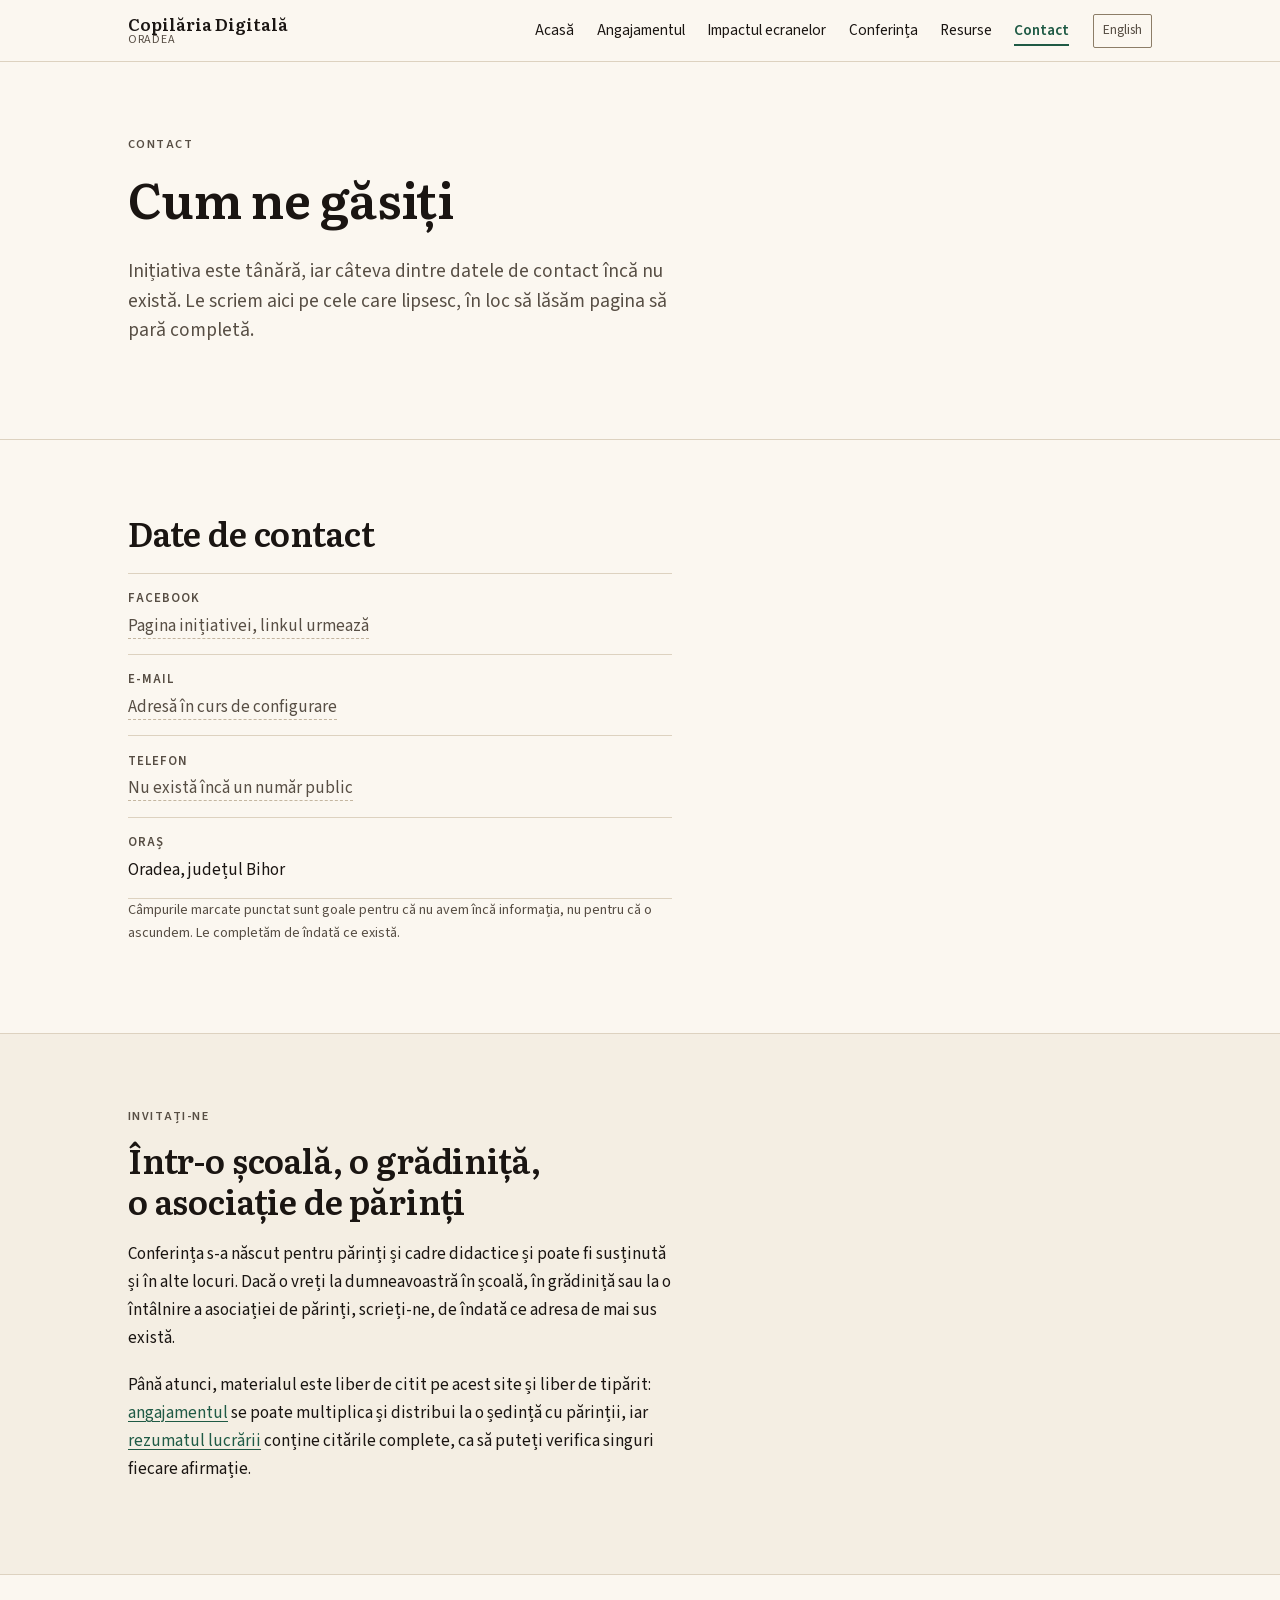
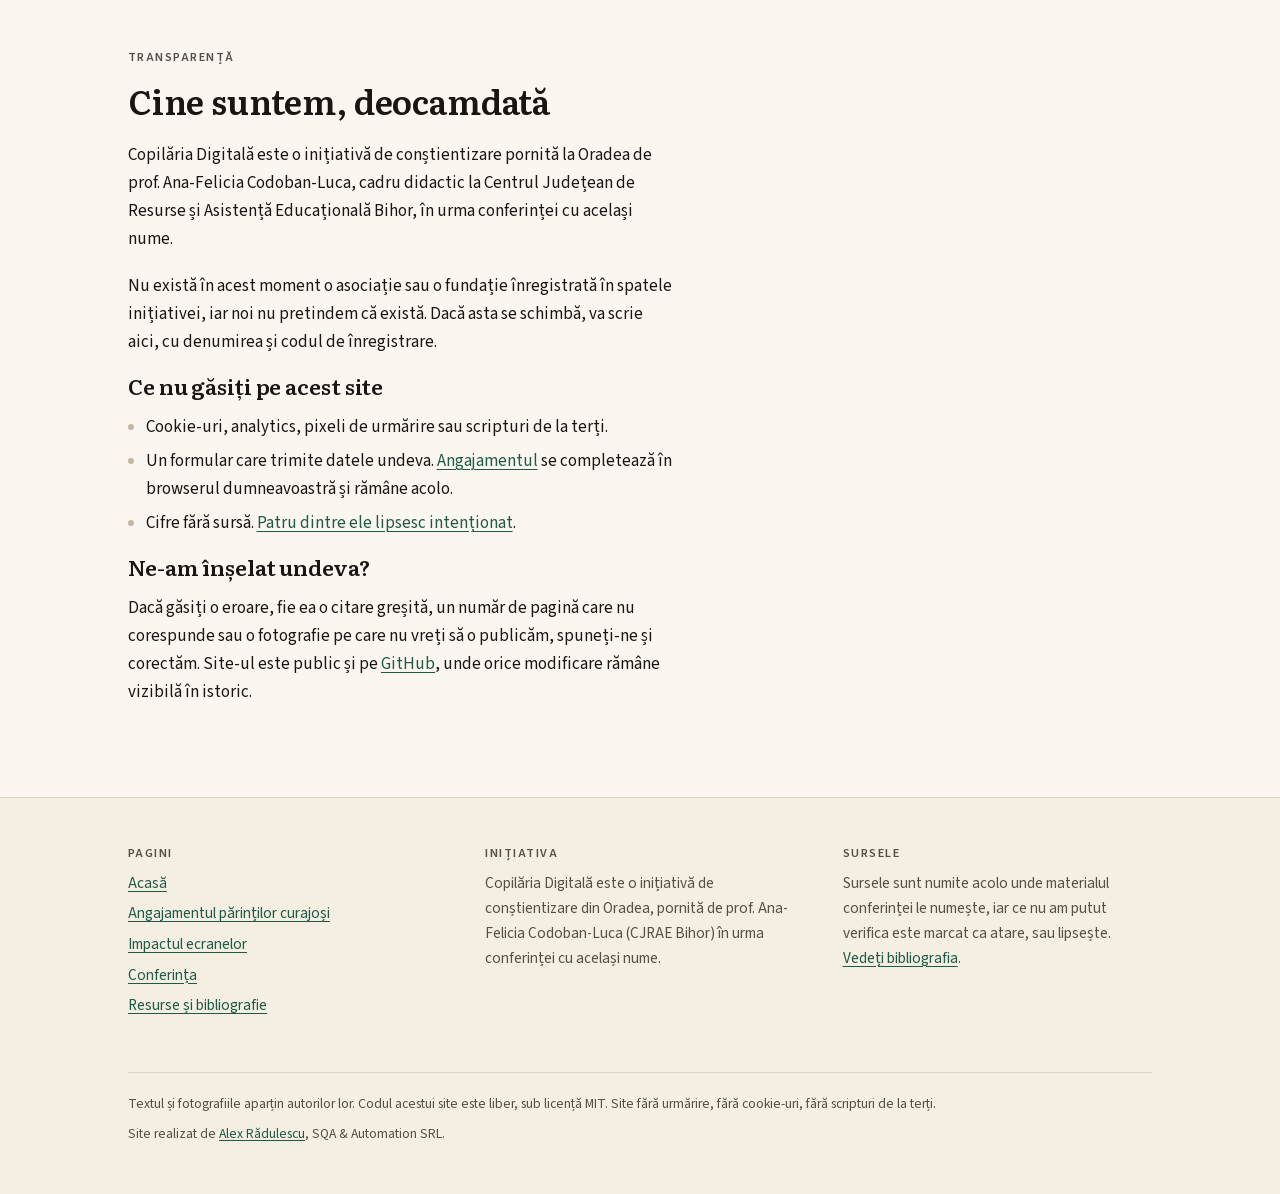
<file: contact/index.html>
<!doctype html>
<html lang="ro">
<head>
<meta charset="utf-8">
<meta name="viewport" content="width=device-width, initial-scale=1">
<title>Contact · Copilăria Digitală</title>
<meta name="description" content="Cum ne găsiți, cum ne invitați într-o școală sau grădiniță și ce date de contact încă lipsesc de pe acest site.">
<link rel="canonical" href="https://copilariadigitala.github.io/contact/">
<link rel="alternate" hreflang="ro" href="https://copilariadigitala.github.io/contact/">
<link rel="alternate" hreflang="en" href="https://copilariadigitala.github.io/en/contact/">
<link rel="alternate" hreflang="x-default" href="https://copilariadigitala.github.io/">
<meta property="og:type" content="website">
<meta property="og:locale" content="ro_RO">
<meta property="og:site_name" content="Copilăria Digitală">
<meta property="og:title" content="Contact · Copilăria Digitală">
<meta property="og:description" content="Cum ne găsiți și cum ne invitați într-o școală sau grădiniță.">
<meta property="og:url" content="https://copilariadigitala.github.io/contact/">
<meta property="og:image" content="https://copilariadigitala.github.io/assets/img/key-visual-960.jpg">
<meta name="twitter:card" content="summary_large_image">
<link rel="icon" href="/assets/favicon.svg" type="image/svg+xml">
<link rel="preload" as="font" type="font/woff2" href="/assets/fonts/literata-600.woff2" crossorigin>
<link rel="preload" as="font" type="font/woff2" href="/assets/fonts/source-sans-3-400.woff2" crossorigin>
<link rel="stylesheet" href="/assets/site.css">
<script src="/assets/site.js" defer></script>
</head>
<body>
<a class="skip-link" href="#main">Sari la conținut</a>

<header class="site-header">
  <div class="wrap">
    <a class="brand" href="/">Copilăria Digitală<span>Oradea</span></a>
    <nav class="nav" aria-label="Navigare principală">
      <ul>
        <li><a href="/">Acasă</a></li>
        <li><a href="/angajament/">Angajamentul</a></li>
        <li><a href="/impactul-ecranelor/">Impactul ecranelor</a></li>
        <li><a href="/conferinta/">Conferința</a></li>
        <li><a href="/resurse/">Resurse</a></li>
        <li><a href="/contact/" aria-current="page">Contact</a></li>
      </ul>
    </nav>
    <a class="lang-switch" href="/en/contact/" lang="en" hreflang="en">English</a>
  </div>
</header>

<main id="main">

  <section class="section">
    <div class="wrap prose">
      <p class="eyebrow">Contact</p>
      <h1>Cum ne găsiți</h1>
      <p class="lede">Inițiativa este tânără, iar câteva dintre datele de contact încă nu
        există. Le scriem aici pe cele care lipsesc, în loc să lăsăm pagina să pară completă.</p>
    </div>
  </section>

  <section class="section" aria-labelledby="date">
    <div class="wrap prose">
      <h2 id="date">Date de contact</h2>
      <dl class="contact-list">
        <div>
          <dt>Facebook</dt>
          <dd><span class="placeholder">Pagina inițiativei, linkul urmează</span></dd>
        </div>
        <div>
          <dt>E-mail</dt>
          <dd><span class="placeholder">Adresă în curs de configurare</span></dd>
        </div>
        <div>
          <dt>Telefon</dt>
          <dd><span class="placeholder">Nu există încă un număr public</span></dd>
        </div>
        <div>
          <dt>Oraș</dt>
          <dd>Oradea, județul Bihor</dd>
        </div>
      </dl>
      <p class="attrib">Câmpurile marcate punctat sunt goale pentru că nu avem încă
        informația, nu pentru că o ascundem. Le completăm de îndată ce există.</p>
    </div>
  </section>

  <section class="section section--sunk" aria-labelledby="invitatie">
    <div class="wrap prose">
      <p class="eyebrow">Invitați-ne</p>
      <h2 id="invitatie">Într-o școală, o grădiniță, o asociație de părinți</h2>
      <p>Conferința s-a născut pentru părinți și cadre didactice și poate fi susținută și în
        alte locuri. Dacă o vreți la dumneavoastră în școală, în grădiniță sau la o întâlnire
        a asociației de părinți, scrieți-ne, de îndată ce adresa de mai sus există.</p>
      <p>Până atunci, materialul este liber de citit pe acest site și liber de tipărit:
        <a href="/angajament/">angajamentul</a> se poate multiplica și distribui la o ședință
        cu părinții, iar <a href="/impactul-ecranelor/">rezumatul lucrării</a> conține
        citările complete, ca să puteți verifica singuri fiecare afirmație.</p>
    </div>
  </section>

  <section class="section" aria-labelledby="cine">
    <div class="wrap prose">
      <p class="eyebrow">Transparență</p>
      <h2 id="cine">Cine suntem, deocamdată</h2>
      <p>Copilăria Digitală este o inițiativă de conștientizare pornită la Oradea de
        prof. Ana-Felicia Codoban-Luca, cadru didactic la Centrul Județean de Resurse și
        Asistență Educațională Bihor, în urma conferinței cu același nume.</p>
      <p>Nu există în acest moment o asociație sau o fundație înregistrată în spatele
        inițiativei, iar noi nu pretindem că există. Dacă asta se schimbă, va scrie aici,
        cu denumirea și codul de înregistrare.</p>

      <h3>Ce nu găsiți pe acest site</h3>
      <ul class="tight">
        <li>Cookie-uri, analytics, pixeli de urmărire sau scripturi de la terți.</li>
        <li>Un formular care trimite datele undeva. <a href="/angajament/">Angajamentul</a> se
          completează în browserul dumneavoastră și rămâne acolo.</li>
        <li>Cifre fără sursă. <a href="/impactul-ecranelor/#romania">Patru dintre ele lipsesc
          intenționat</a>.</li>
      </ul>

      <h3>Ne-am înșelat undeva?</h3>
      <p>Dacă găsiți o eroare, fie ea o citare greșită, un număr de pagină care nu
        corespunde sau o fotografie pe care nu vreți să o publicăm, spuneți-ne și corectăm. Site-ul este
        public și pe <a href="https://github.com/copilariadigitala/copilariadigitala.github.io" rel="noopener">GitHub</a>,
        unde orice modificare rămâne vizibilă în istoric.</p>
    </div>
  </section>

</main>

<footer class="site-footer">
  <div class="wrap">
    <div class="footer-grid">
      <div>
        <h2>Pagini</h2>
        <ul>
          <li><a href="/">Acasă</a></li>
          <li><a href="/angajament/">Angajamentul părinților curajoși</a></li>
          <li><a href="/impactul-ecranelor/">Impactul ecranelor</a></li>
          <li><a href="/conferinta/">Conferința</a></li>
          <li><a href="/resurse/">Resurse și bibliografie</a></li>
        </ul>
      </div>
      <div>
        <h2>Inițiativa</h2>
        <p>Copilăria Digitală este o inițiativă de conștientizare din Oradea, pornită de
          prof. Ana-Felicia Codoban-Luca (CJRAE Bihor) în urma conferinței cu același nume.</p>
      </div>
      <div>
        <h2>Sursele</h2>
        <p>Sursele sunt numite acolo unde materialul conferinței le numește, iar ce nu am
          putut verifica este marcat ca atare, sau lipsește.
          <a href="/resurse/#bibliografie">Vedeți bibliografia</a>.</p>
      </div>
    </div>
    <p class="colophon">Textul și fotografiile aparțin autorilor lor. Codul acestui site este
      liber, sub licență MIT. Site fără urmărire, fără cookie-uri, fără scripturi de la terți.</p>
    <p class="credit">Site realizat de <a href="https://separatio.github.io/" rel="noopener">Alex
      Rădulescu</a>, SQA &amp; Automation SRL.</p>
  </div>
</footer>

</body>
</html>
</file>
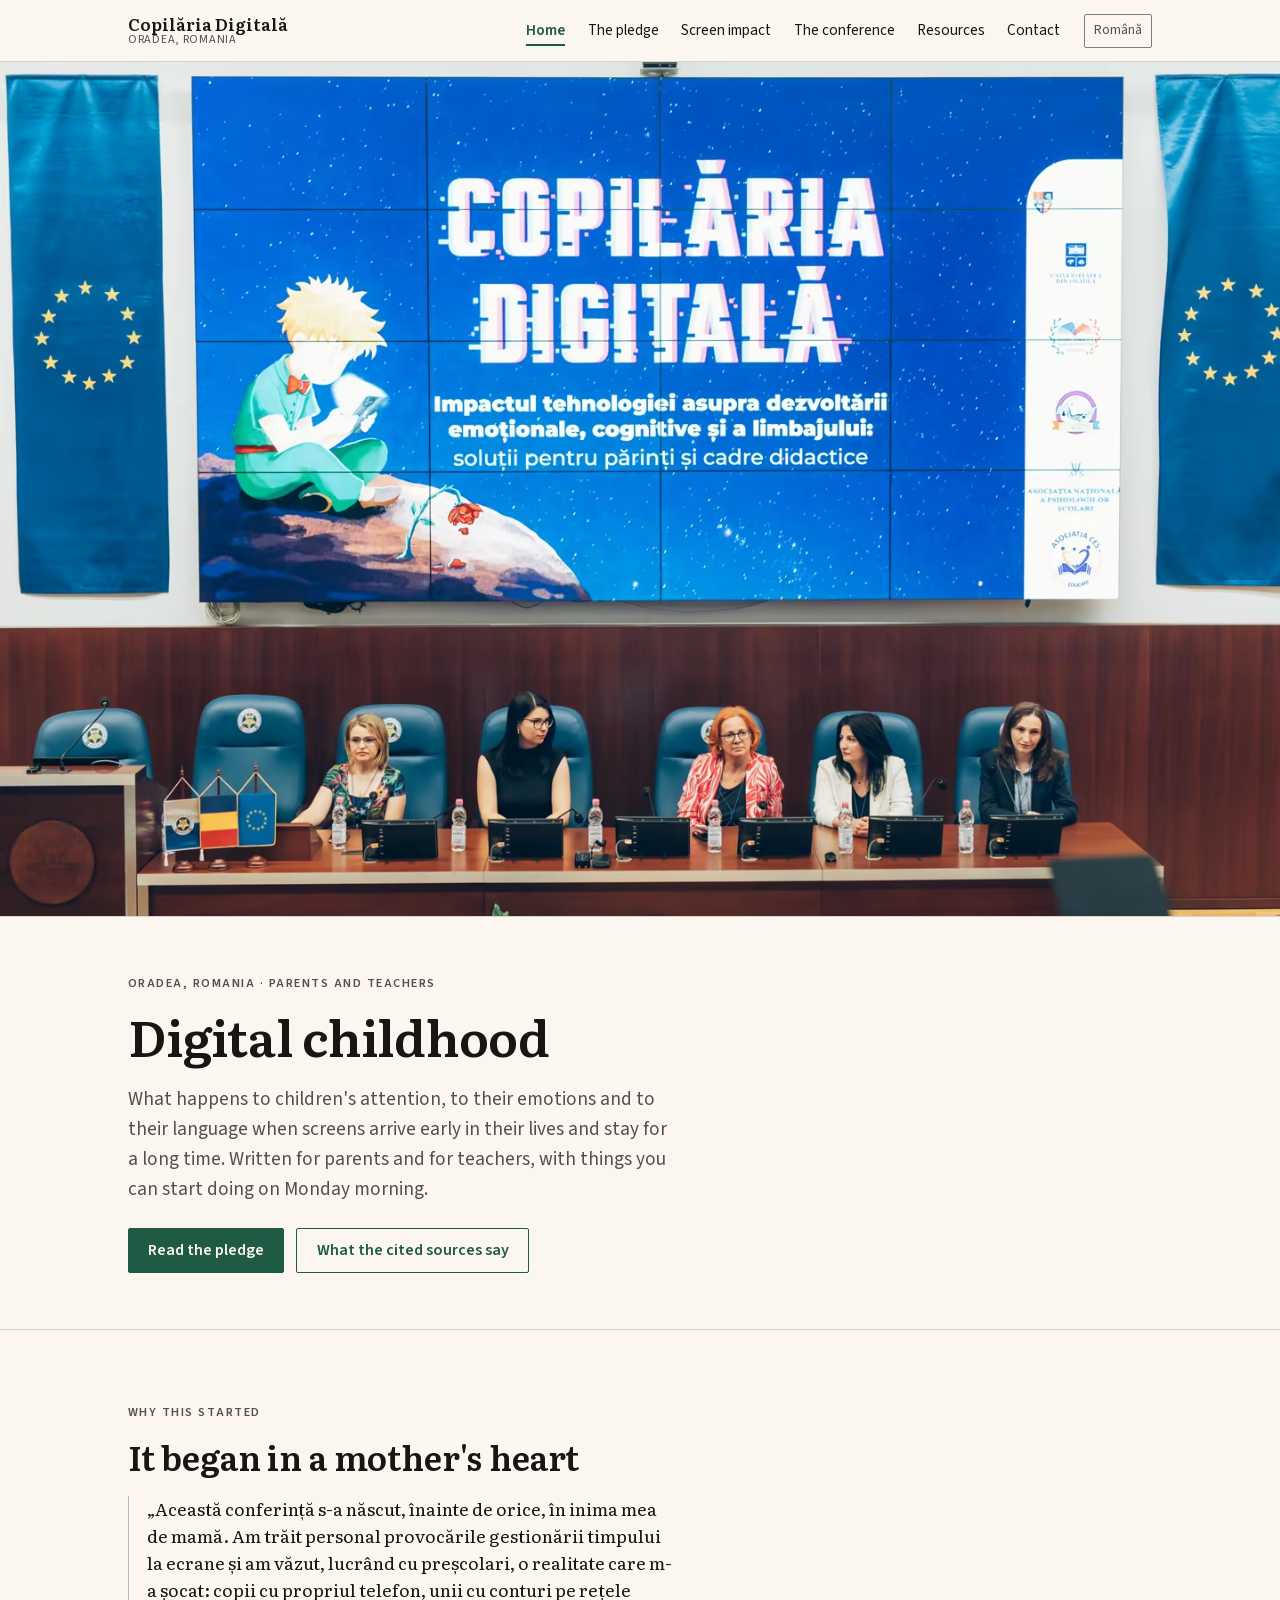
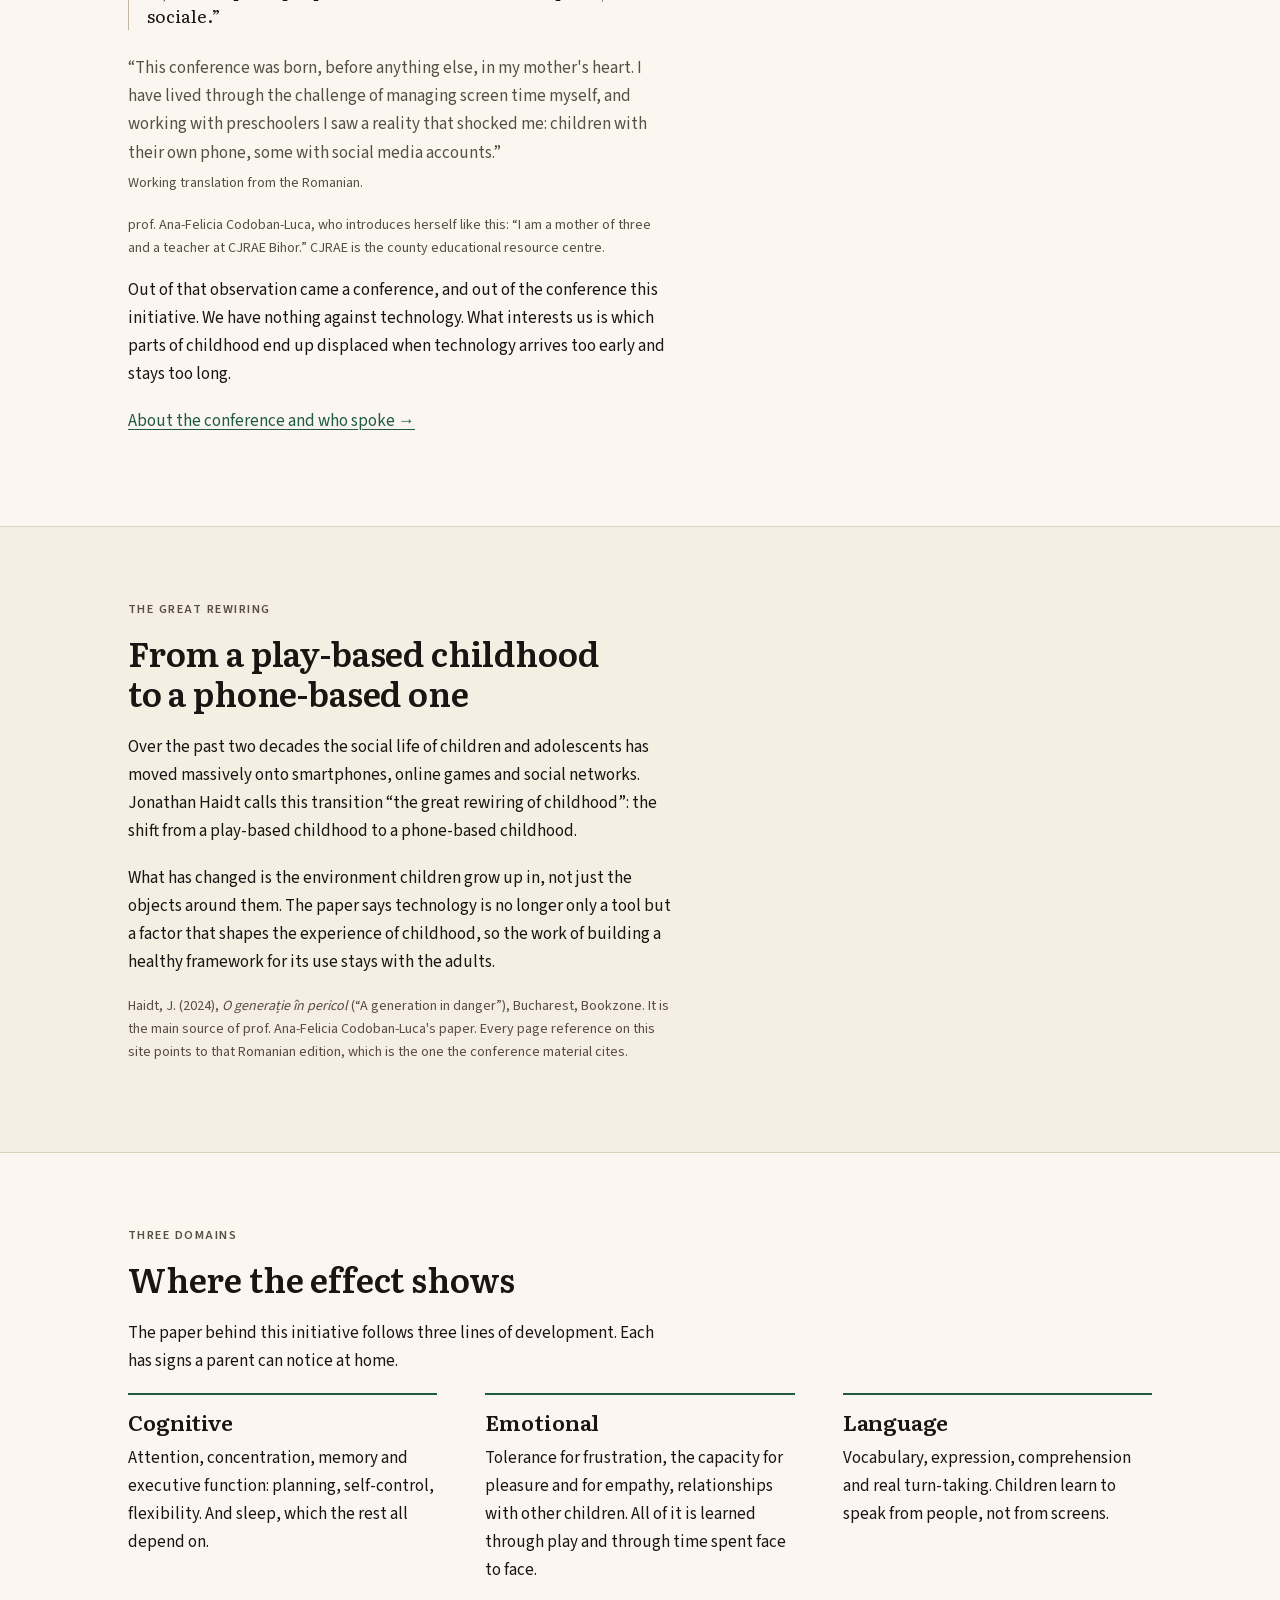
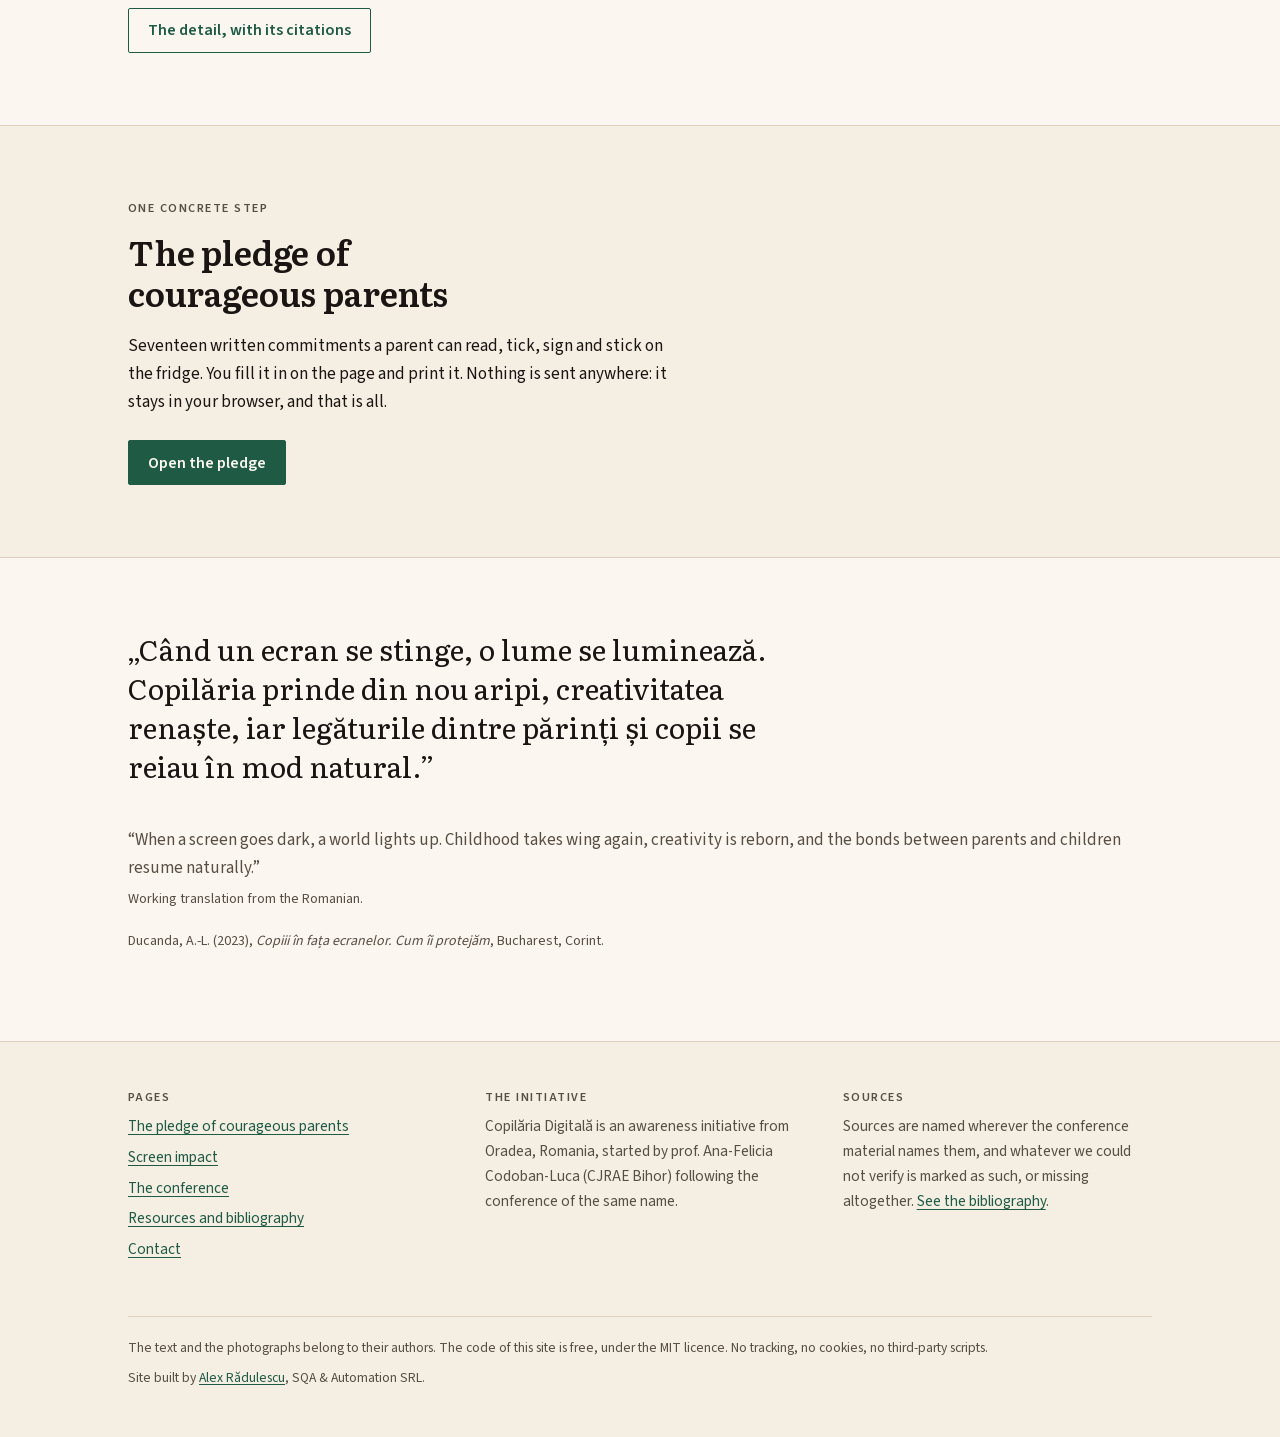
<file: en/index.html>
<!doctype html>
<html lang="en">
<head>
<meta charset="utf-8">
<meta name="viewport" content="width=device-width, initial-scale=1">
<title>Copilăria Digitală · a screen-awareness initiative for parents and teachers, Oradea</title>
<meta name="description" content="What happens to children's attention, emotions and language when screens arrive early and stay long. An initiative from Oradea, Romania, grown out of a conference for parents and teachers.">
<link rel="canonical" href="https://copilariadigitala.github.io/en/">
<link rel="alternate" hreflang="ro" href="https://copilariadigitala.github.io/">
<link rel="alternate" hreflang="en" href="https://copilariadigitala.github.io/en/">
<link rel="alternate" hreflang="x-default" href="https://copilariadigitala.github.io/">
<meta property="og:type" content="website">
<meta property="og:locale" content="en_GB">
<meta property="og:site_name" content="Copilăria Digitală">
<meta property="og:title" content="Copilăria Digitală · Digital Childhood">
<meta property="og:description" content="What happens to children's attention, emotions and language when screens arrive early and stay long. An initiative from Oradea, Romania.">
<meta property="og:url" content="https://copilariadigitala.github.io/en/">
<meta property="og:image" content="https://copilariadigitala.github.io/assets/img/key-visual-960.jpg">
<meta name="twitter:card" content="summary_large_image">
<link rel="icon" href="/assets/favicon.svg" type="image/svg+xml">
<link rel="preload" as="font" type="font/woff2" href="/assets/fonts/literata-600.woff2" crossorigin>
<link rel="preload" as="font" type="font/woff2" href="/assets/fonts/source-sans-3-400.woff2" crossorigin>
<link rel="stylesheet" href="/assets/site.css">
<script src="/assets/site.js" defer></script>
</head>
<body>
<a class="skip-link" href="#main">Skip to content</a>

<header class="site-header">
  <div class="wrap">
    <a class="brand" href="/en/">Copilăria Digitală<span>Oradea, Romania</span></a>
    <nav class="nav" aria-label="Main navigation">
      <ul>
        <li><a href="/en/" aria-current="page">Home</a></li>
        <li><a href="/en/pledge/">The pledge</a></li>
        <li><a href="/en/screen-impact/">Screen impact</a></li>
        <li><a href="/en/conference/">The conference</a></li>
        <li><a href="/en/resources/">Resources</a></li>
        <li><a href="/en/contact/">Contact</a></li>
      </ul>
    </nav>
    <a class="lang-switch" href="/" lang="ro" hreflang="ro">Română</a>
  </div>
</header>

<main id="main">

  <div class="hero">
    <figure class="hero-media">
      <picture>
        <source type="image/avif" sizes="100vw" srcset="/assets/img/hero-480.avif 480w, /assets/img/hero-960.avif 960w, /assets/img/hero-1440.avif 1440w">
        <img src="/assets/img/hero-960.jpg" sizes="100vw"
             srcset="/assets/img/hero-480.jpg 480w, /assets/img/hero-960.jpg 960w, /assets/img/hero-1440.jpg 1440w"
             width="1440" height="958" fetchpriority="high" decoding="async"
             alt="The conference hall, with the title “Copilăria digitală” projected on the screen behind the speakers' table.">
      </picture>
    </figure>
    <div class="wrap hero-body">
      <p class="eyebrow">Oradea, Romania · parents and teachers</p>
      <h1>Digital childhood</h1>
      <p class="lede">What happens to children's attention, to their emotions and to their
        language when screens arrive early in their lives and stay for a long time. Written
        for parents and for teachers, with things you can start doing on Monday morning.</p>
      <div class="btn-row">
        <a class="btn" href="/en/pledge/">Read the pledge</a>
        <a class="btn btn--ghost" href="/en/screen-impact/">What the cited sources say</a>
      </div>
    </div>
  </div>

  <section class="section" aria-labelledby="why">
    <div class="wrap prose">
      <p class="eyebrow">Why this started</p>
      <h2 id="why">It began in a mother's heart</h2>
      <blockquote lang="ro">
        <p>„Această conferință s-a născut, înainte de orice, în inima mea de mamă. Am trăit
          personal provocările gestionării timpului la ecrane și am văzut, lucrând cu
          preșcolari, o realitate care m-a șocat: copii cu propriul telefon, unii cu conturi
          pe rețele sociale.”</p>
      </blockquote>
      <p class="gloss" lang="en">“This conference was born, before anything else, in my
        mother's heart. I have lived through the challenge of managing screen time myself, and
        working with preschoolers I saw a reality that shocked me: children with their own
        phone, some with social media accounts.” <span class="attrib">Working translation from
        the Romanian.</span></p>
      <p class="attrib">prof. Ana-Felicia Codoban-Luca, who introduces herself like this: “I am
        a mother of three and a teacher at CJRAE Bihor.” CJRAE is the county educational
        resource centre.</p>
      <p>Out of that observation came a conference, and out of the conference this initiative.
        We have nothing against technology. What interests us is which parts of childhood end
        up displaced when technology arrives too early and stays too long.</p>
      <p><a href="/en/conference/">About the conference and who spoke →</a></p>
    </div>
  </section>

  <section class="section section--sunk" aria-labelledby="rewiring">
    <div class="wrap prose">
      <p class="eyebrow">The great rewiring</p>
      <h2 id="rewiring">From a play-based childhood to a phone-based one</h2>
      <p>Over the past two decades the social life of children and adolescents has moved
        massively onto smartphones, online games and social networks. Jonathan Haidt calls
        this transition “the great rewiring of childhood”: the shift from a play-based
        childhood to a phone-based childhood.</p>
      <p>What has changed is the environment children grow up in, not just the objects around
        them. The paper says technology is no longer only a tool but a factor that shapes the
        experience of childhood, so the work of building a healthy framework for its use stays
        with the adults.</p>
      <p class="attrib">Haidt, J. (2024), <i lang="ro">O generație în pericol</i>
        (“A generation in danger”), Bucharest, Bookzone. It is the main source of prof.
        Ana-Felicia Codoban-Luca's paper. Every page reference on this site points to that
        Romanian edition, which is the one the conference material cites.</p>
    </div>
  </section>

  <section class="section" aria-labelledby="domains">
    <div class="wrap">
      <div class="prose">
        <p class="eyebrow">Three domains</p>
        <h2 id="domains">Where the effect shows</h2>
        <p>The paper behind this initiative follows three lines of development. Each has signs
          a parent can notice at home.</p>
      </div>
      <div class="cols">
        <div>
          <h3>Cognitive</h3>
          <p>Attention, concentration, memory and executive function: planning, self-control,
            flexibility. And sleep, which the rest all depend on.</p>
        </div>
        <div>
          <h3>Emotional</h3>
          <p>Tolerance for frustration, the capacity for pleasure and for empathy, relationships
            with other children. All of it is learned through play and through time spent face
            to face.</p>
        </div>
        <div>
          <h3>Language</h3>
          <p>Vocabulary, expression, comprehension and real turn-taking. Children learn to
            speak from people, not from screens.</p>
        </div>
      </div>
      <div class="btn-row">
        <a class="btn btn--ghost" href="/en/screen-impact/">The detail, with its citations</a>
      </div>
    </div>
  </section>

  <section class="section section--sunk" aria-labelledby="cta">
    <div class="wrap prose">
      <p class="eyebrow">One concrete step</p>
      <h2 id="cta">The pledge of courageous parents</h2>
      <p>Seventeen written commitments a parent can read, tick, sign and stick on the fridge.
        You fill it in on the page and print it. Nothing is sent anywhere: it stays in your
        browser, and that is all.</p>
      <div class="btn-row">
        <a class="btn" href="/en/pledge/">Open the pledge</a>
      </div>
    </div>
  </section>

  <section class="section" aria-labelledby="closing">
    <div class="wrap">
      <h2 id="closing" class="visually-hidden">Closing quotation</h2>
      <blockquote class="pull" lang="ro">
        <p>„Când un ecran se stinge, o lume se luminează. Copilăria prinde din nou aripi,
          creativitatea renaște, iar legăturile dintre părinți și copii se reiau în mod
          natural.”</p>
      </blockquote>
      <p class="gloss" lang="en">“When a screen goes dark, a world lights up. Childhood takes
        wing again, creativity is reborn, and the bonds between parents and children resume
        naturally.” <span class="attrib">Working translation from the Romanian.</span></p>
      <p class="attrib">Ducanda, A.-L. (2023), <i lang="ro">Copiii în fața ecranelor. Cum îi
        protejăm</i>, Bucharest, Corint.</p>
    </div>
  </section>

</main>

<footer class="site-footer">
  <div class="wrap">
    <div class="footer-grid">
      <div>
        <h2>Pages</h2>
        <ul>
          <li><a href="/en/pledge/">The pledge of courageous parents</a></li>
          <li><a href="/en/screen-impact/">Screen impact</a></li>
          <li><a href="/en/conference/">The conference</a></li>
          <li><a href="/en/resources/">Resources and bibliography</a></li>
          <li><a href="/en/contact/">Contact</a></li>
        </ul>
      </div>
      <div>
        <h2>The initiative</h2>
        <p>Copilăria Digitală is an awareness initiative from Oradea, Romania, started by
          prof. Ana-Felicia Codoban-Luca (CJRAE Bihor) following the conference of the same
          name.</p>
      </div>
      <div>
        <h2>Sources</h2>
        <p>Sources are named wherever the conference material names them, and whatever we
          could not verify is marked as such, or missing altogether.
          <a href="/en/resources/#bibliography">See the bibliography</a>.</p>
      </div>
    </div>
    <p class="colophon">The text and the photographs belong to their authors. The code of this
      site is free, under the MIT licence. No tracking, no cookies, no third-party scripts.</p>
    <p class="credit">Site built by <a href="https://separatio.github.io/" rel="noopener">Alex
      Rădulescu</a>, SQA &amp; Automation SRL.</p>
  </div>
</footer>

</body>
</html>
</file>
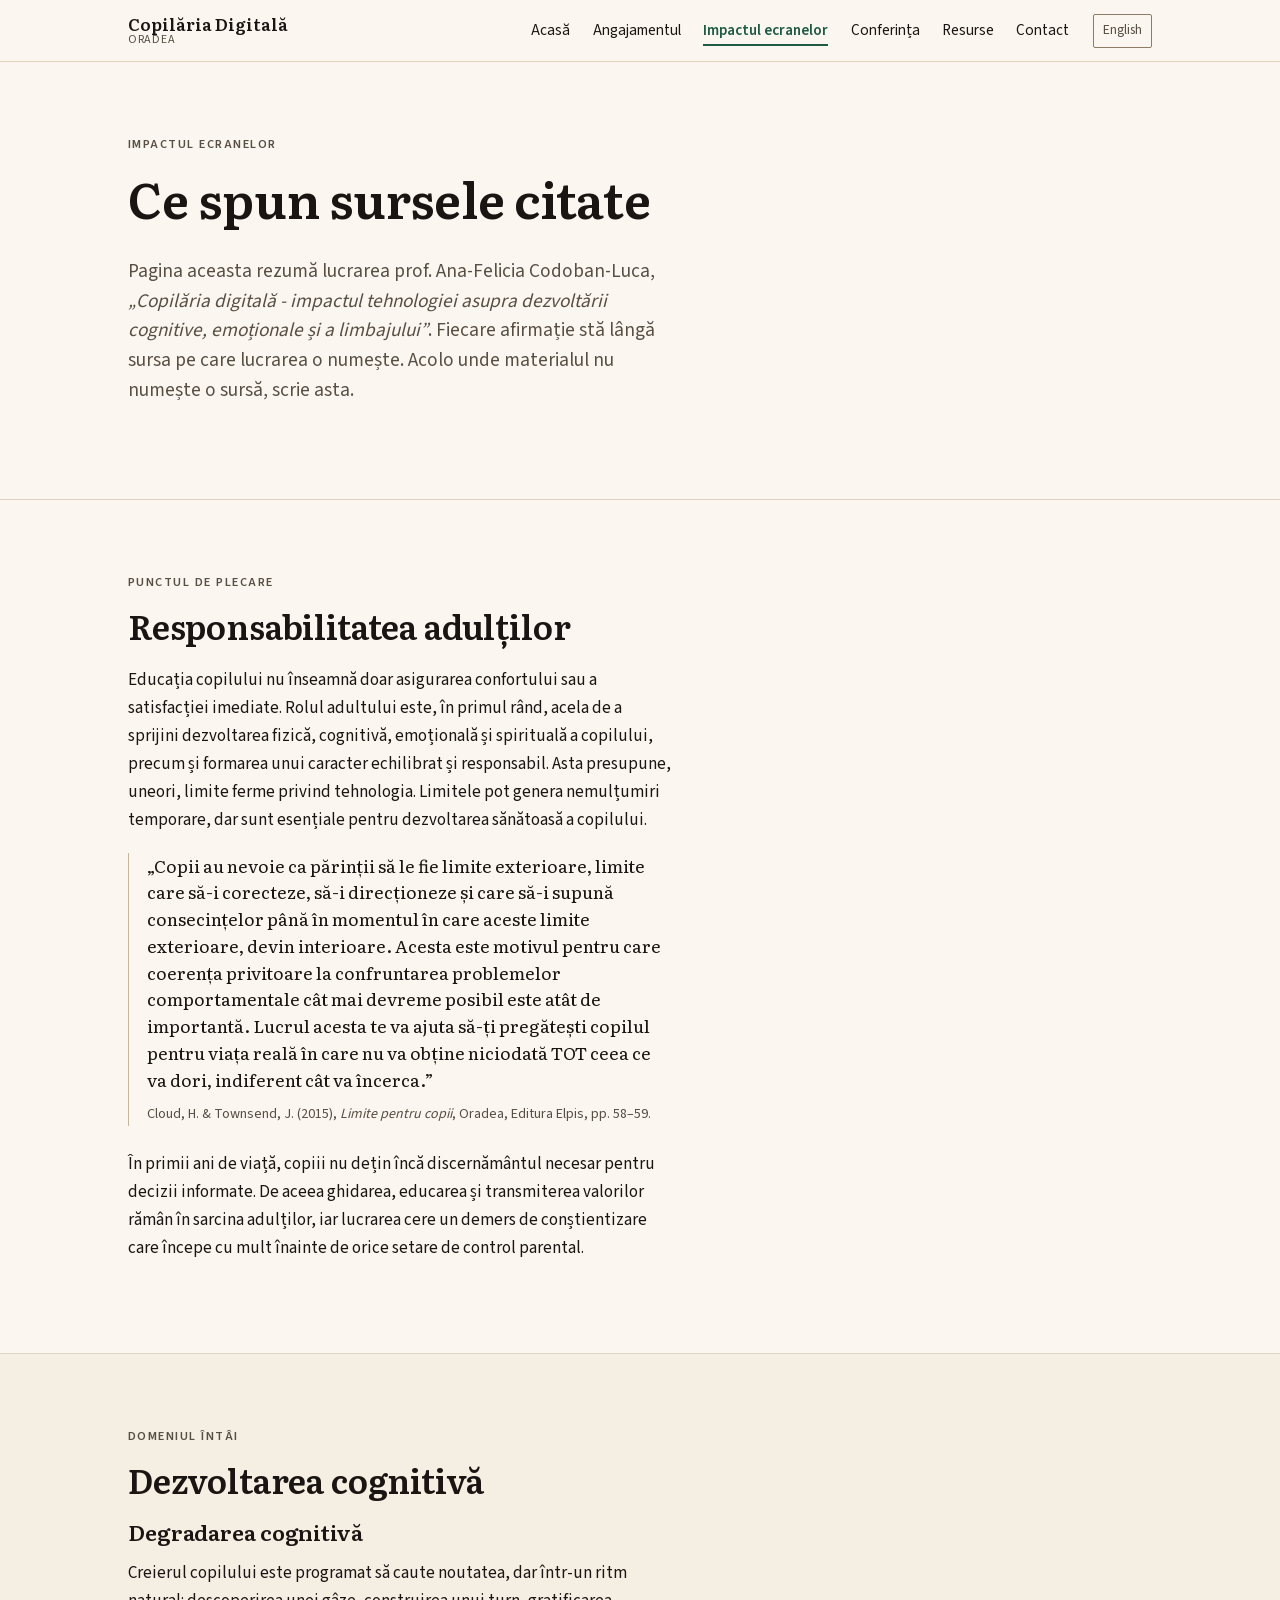
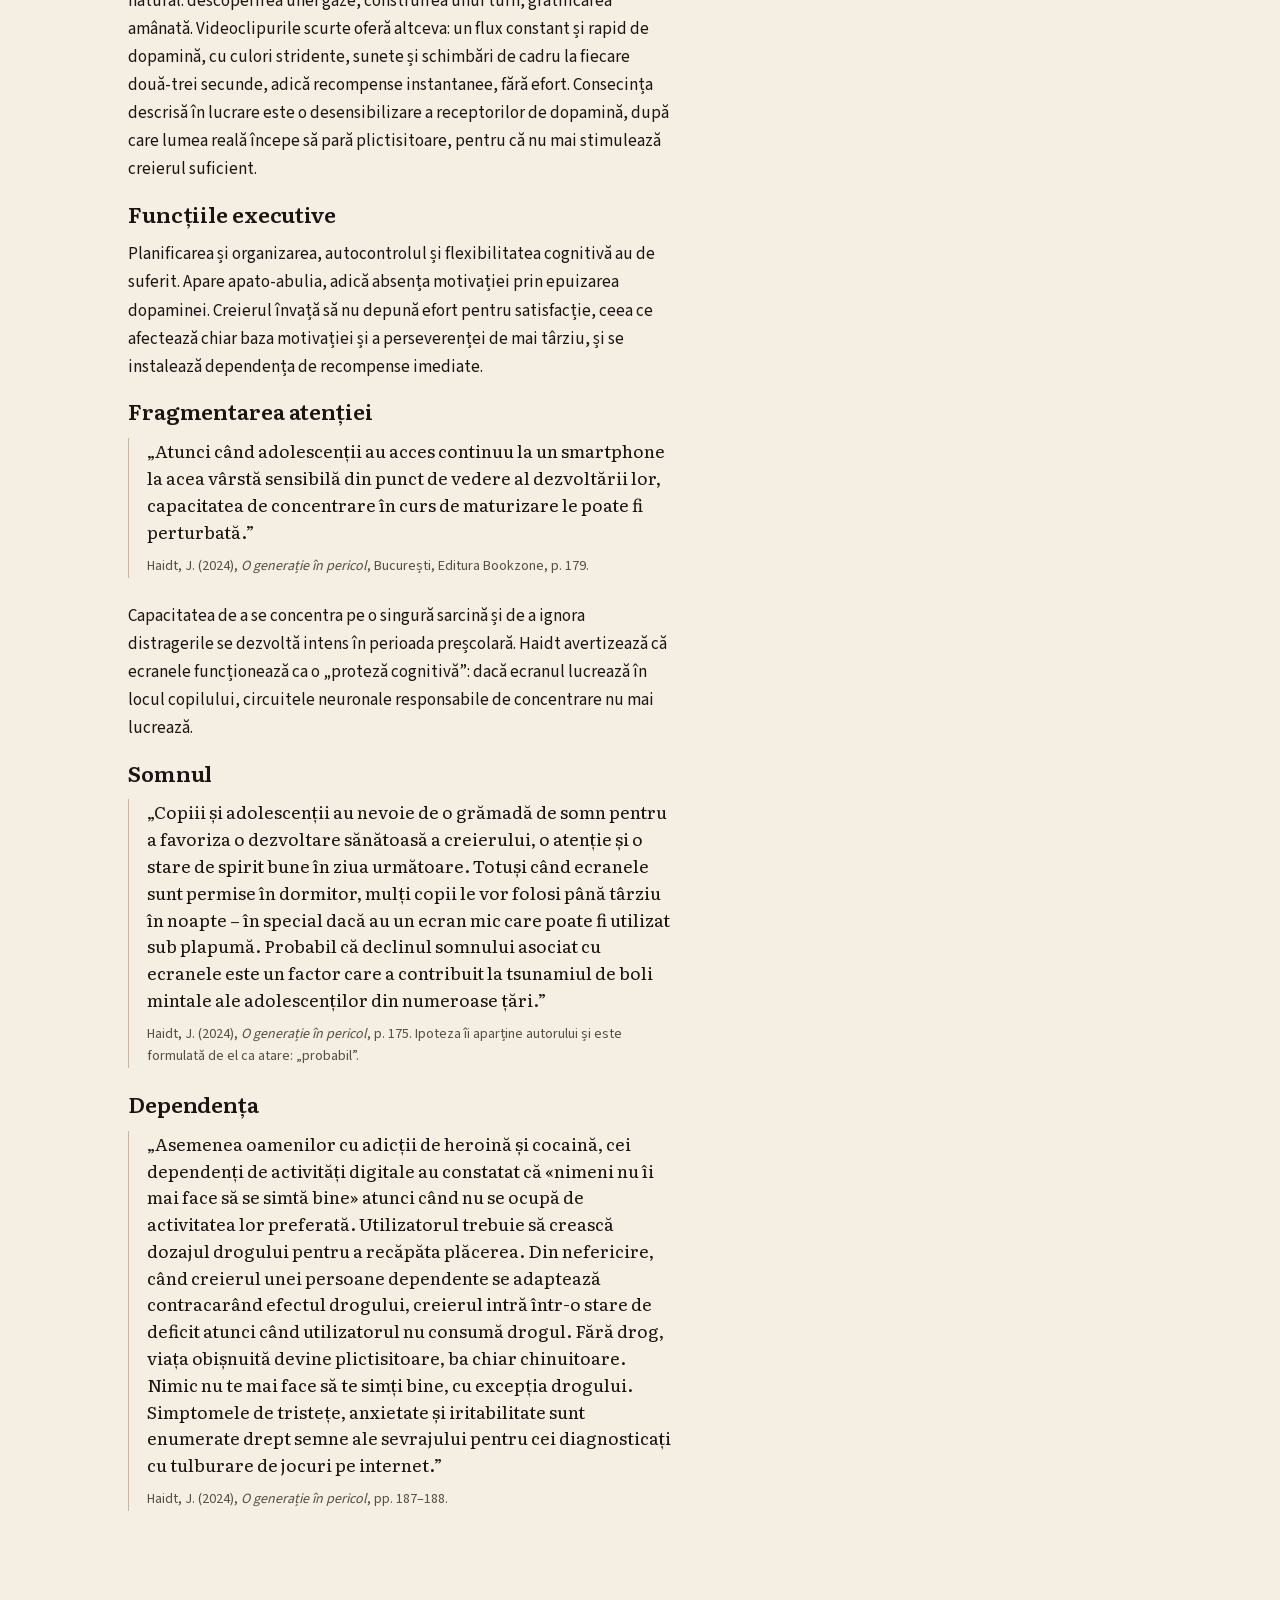
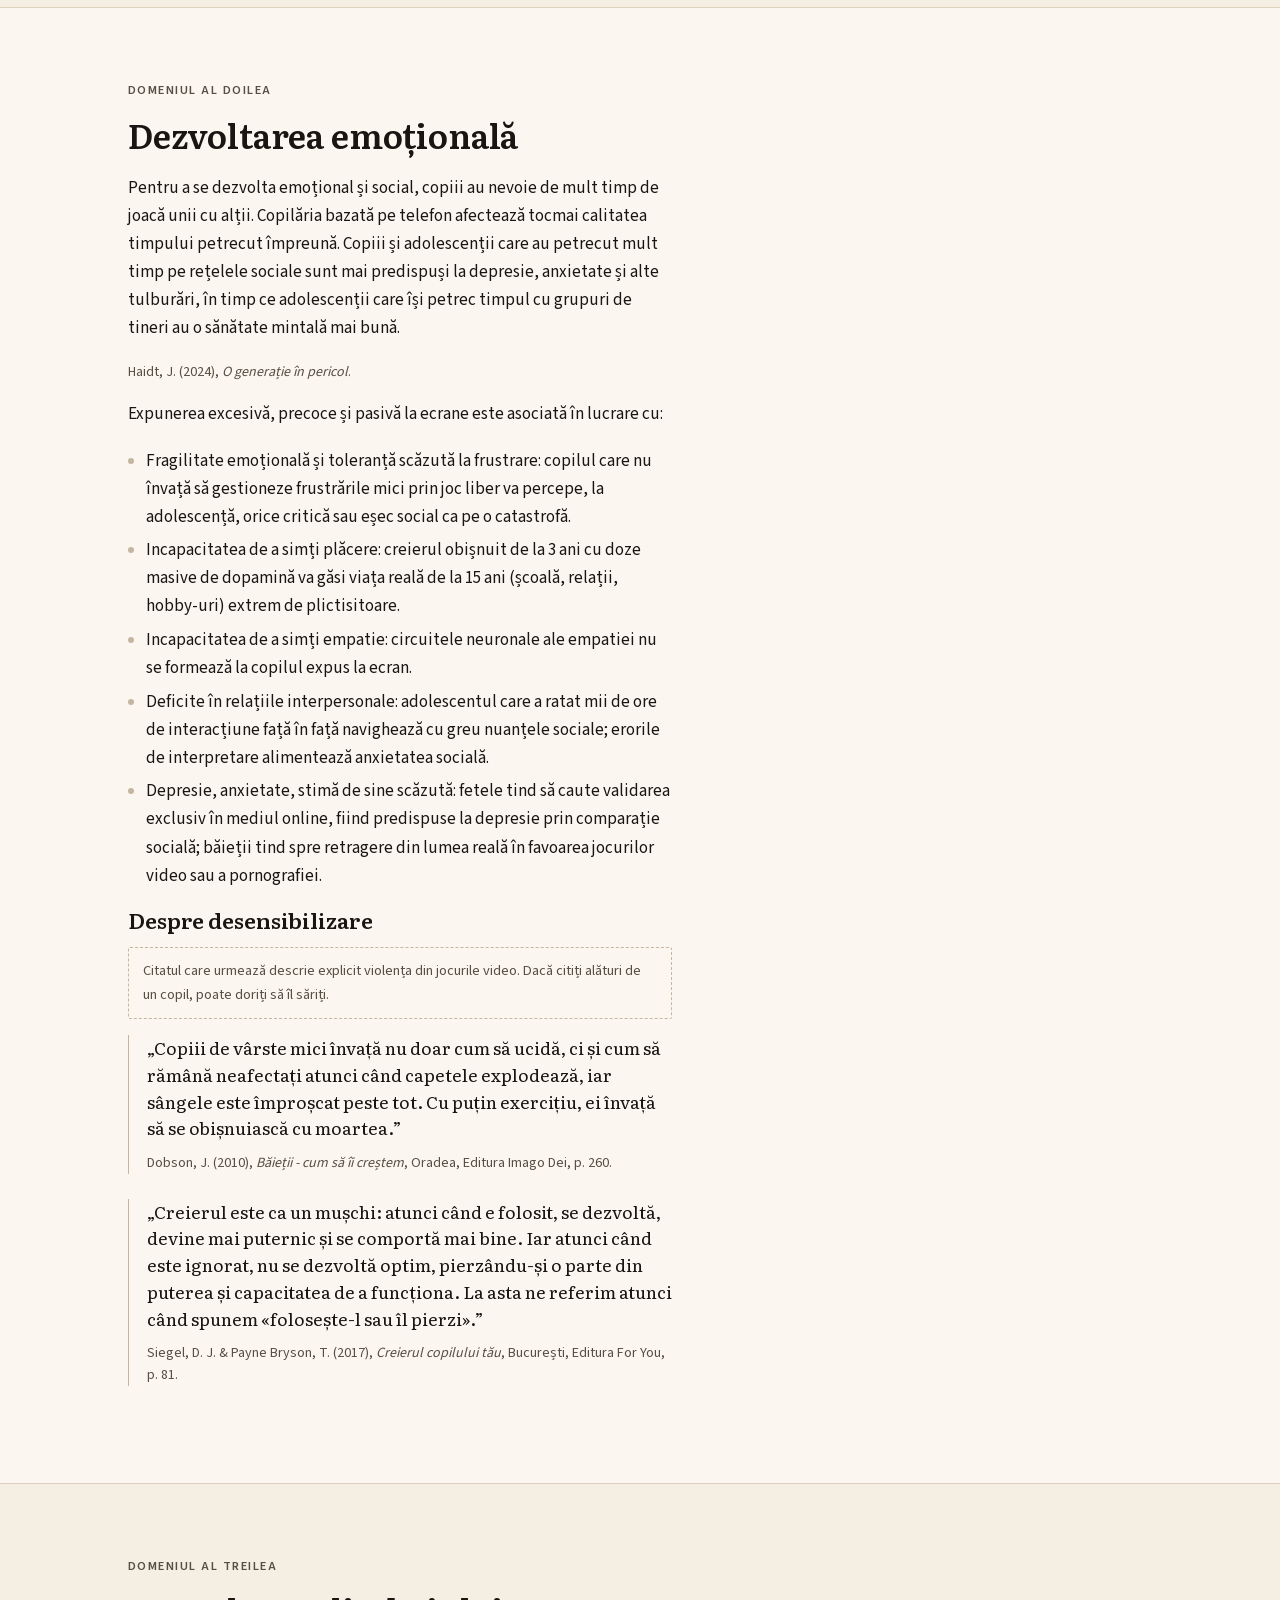
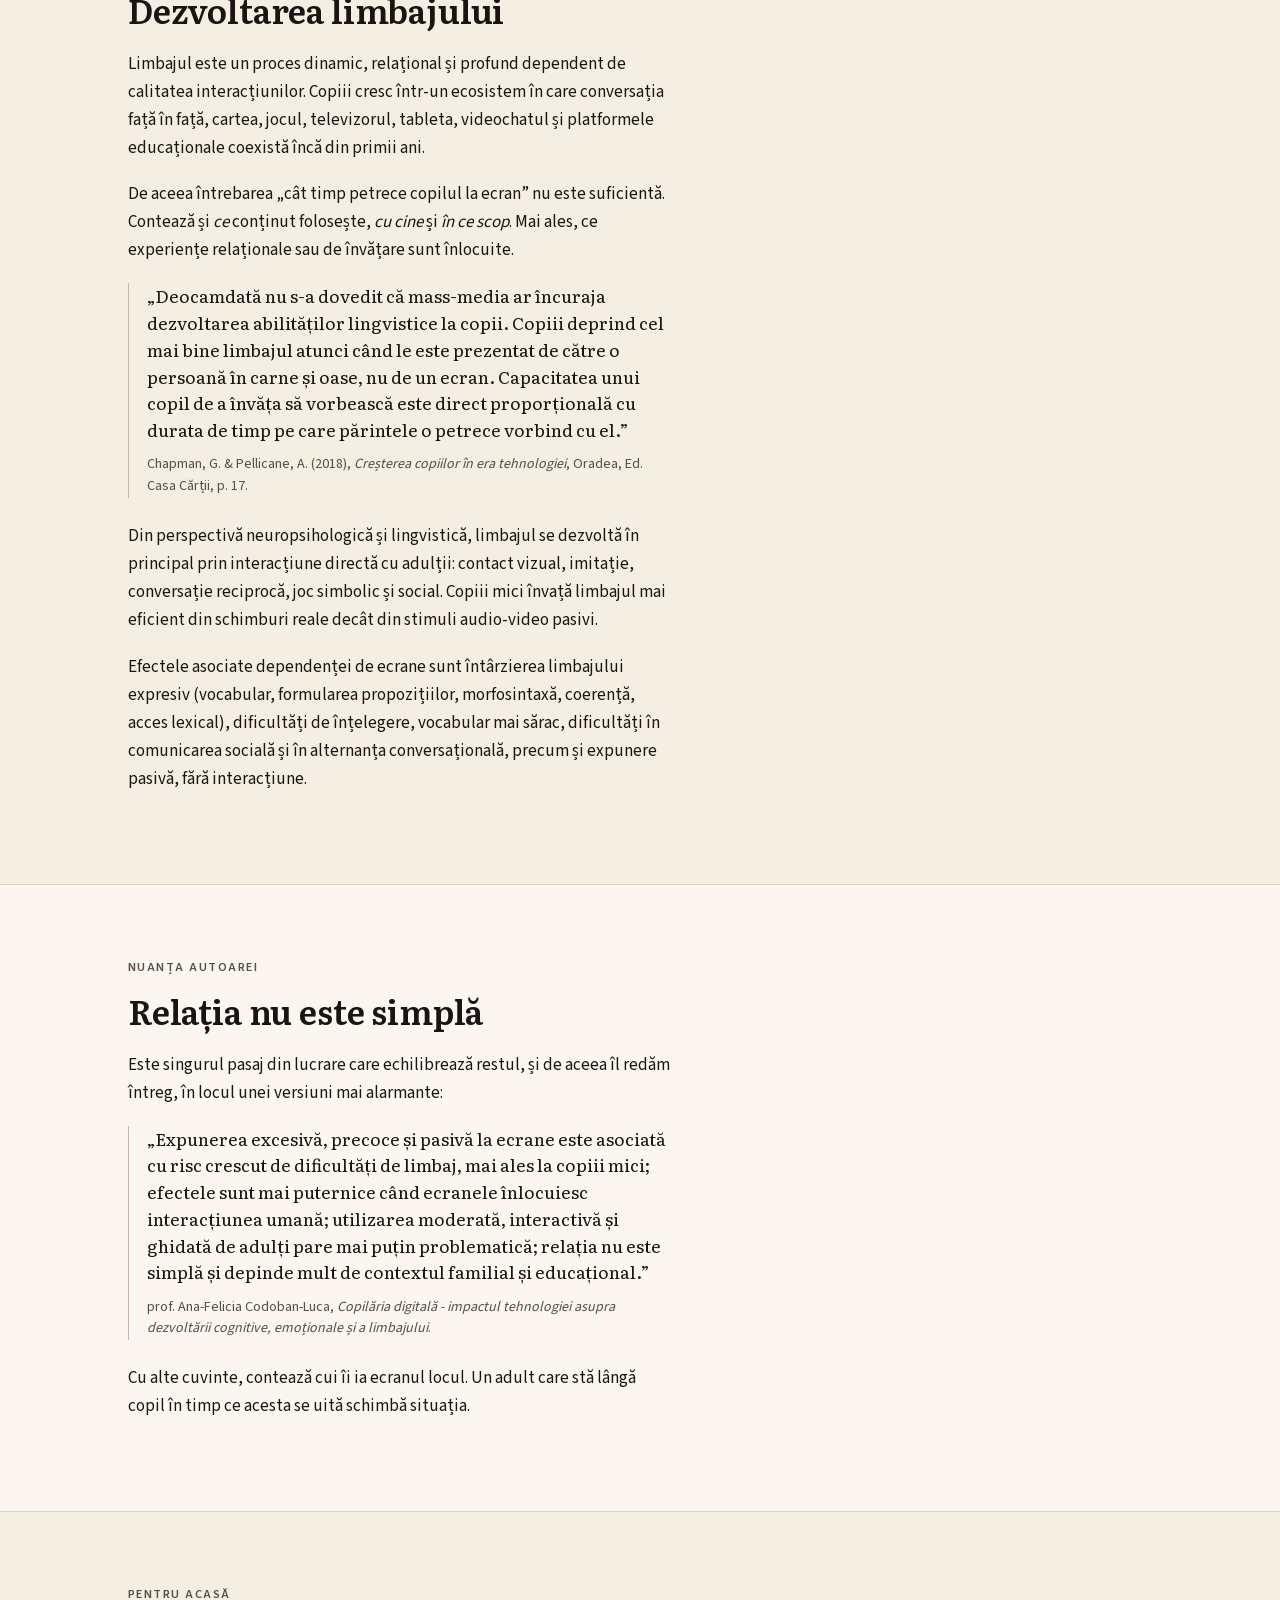
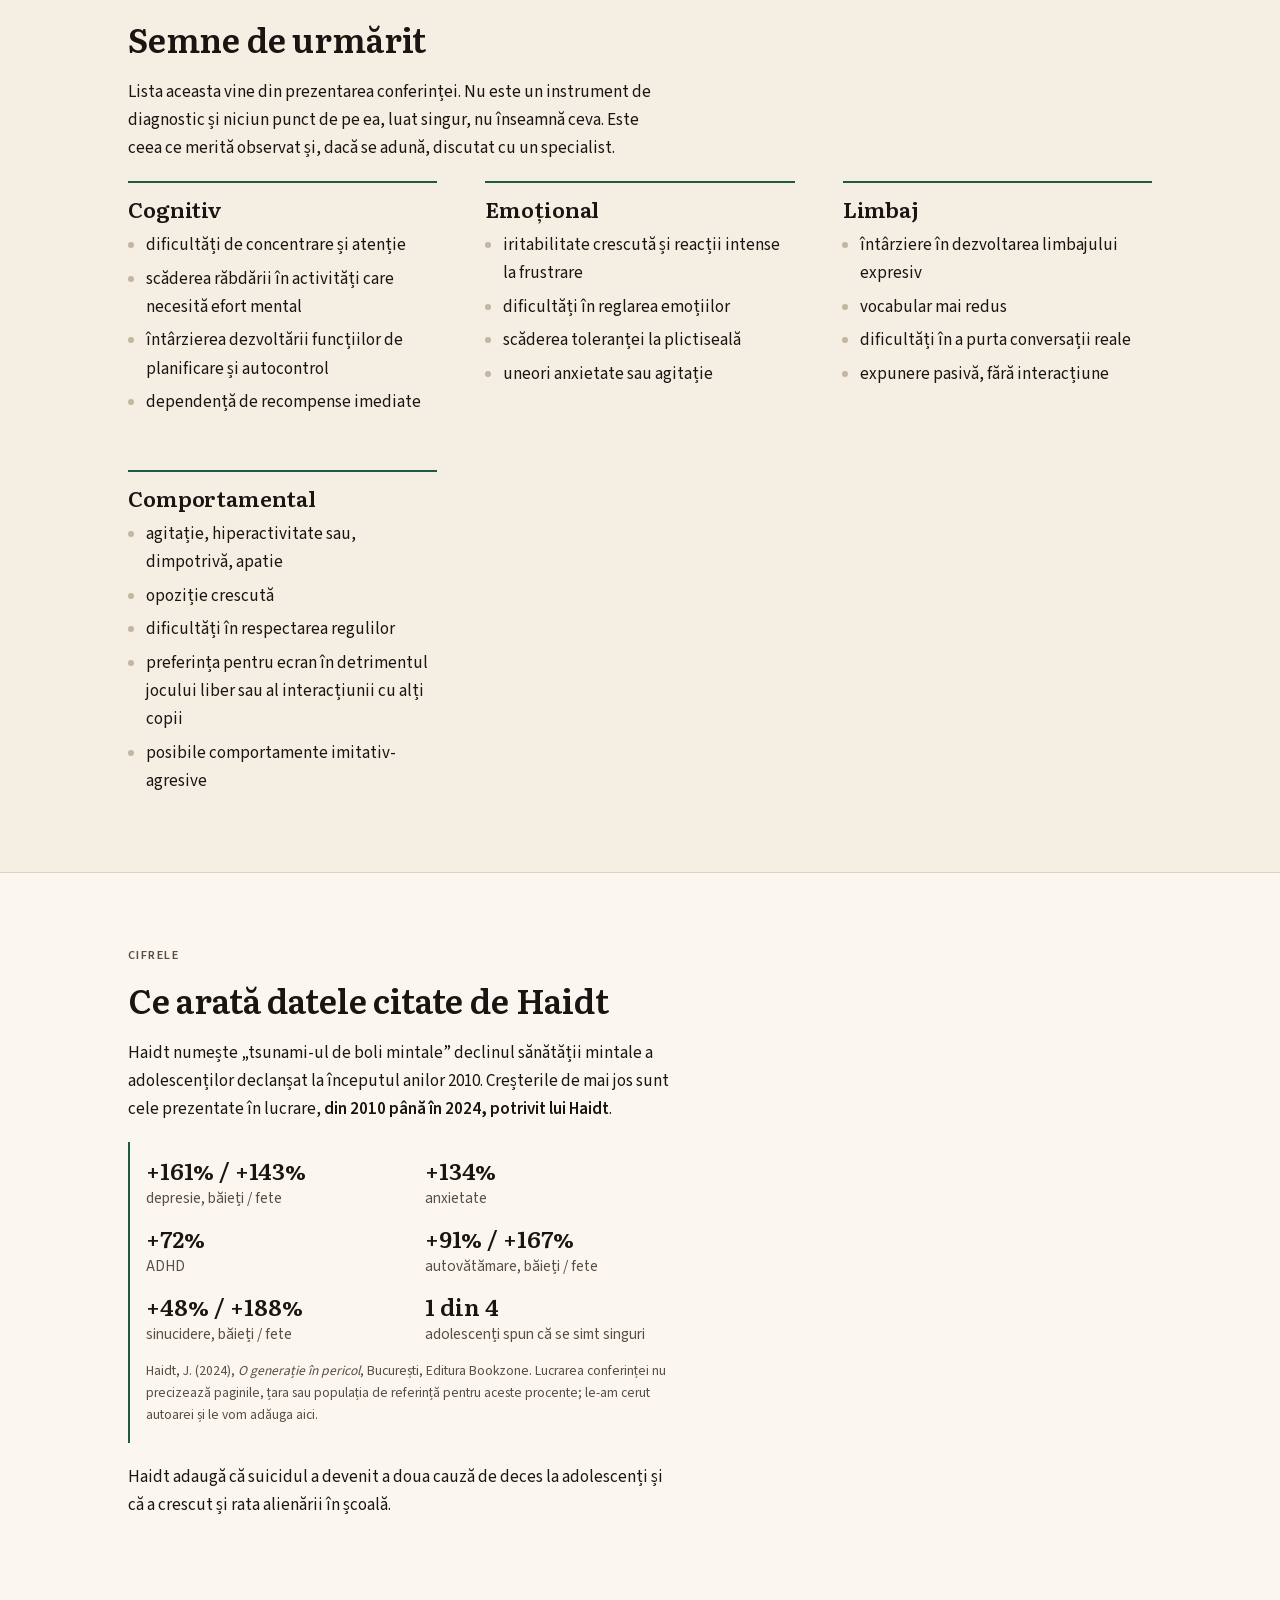
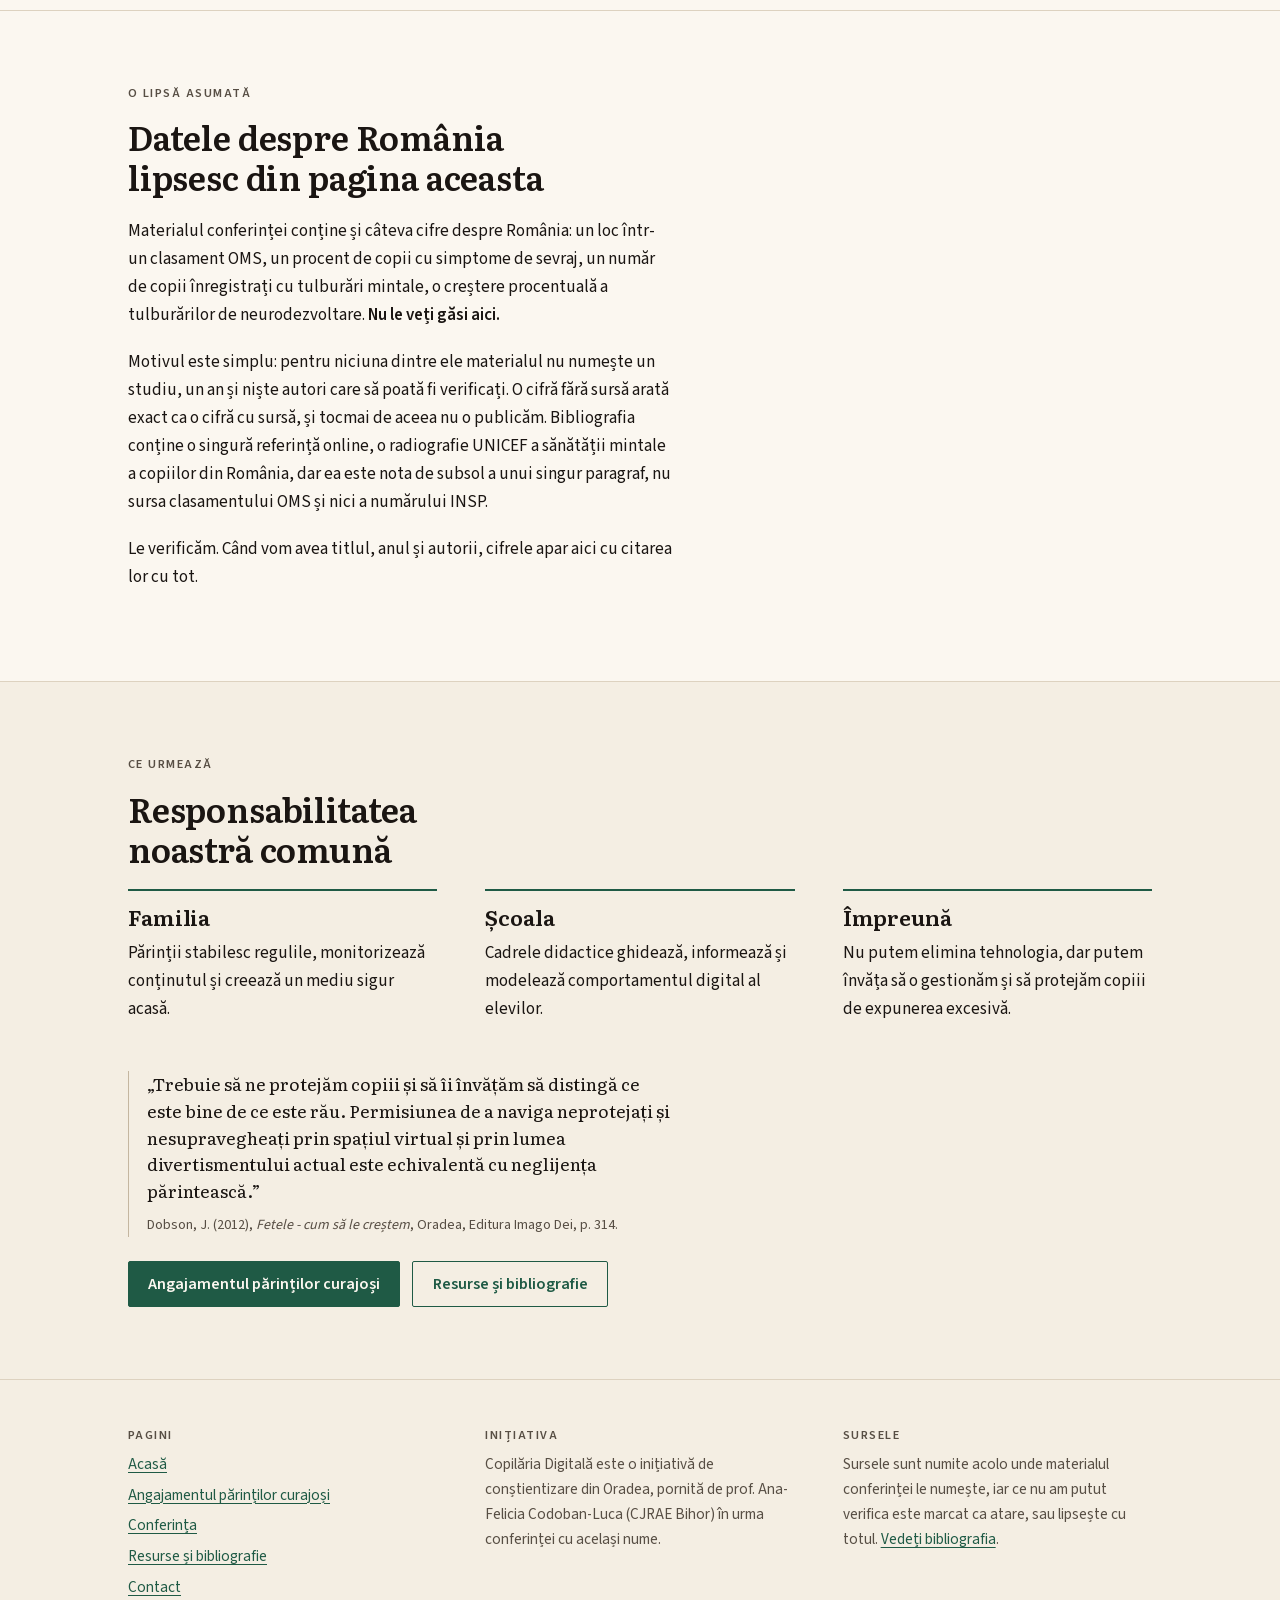
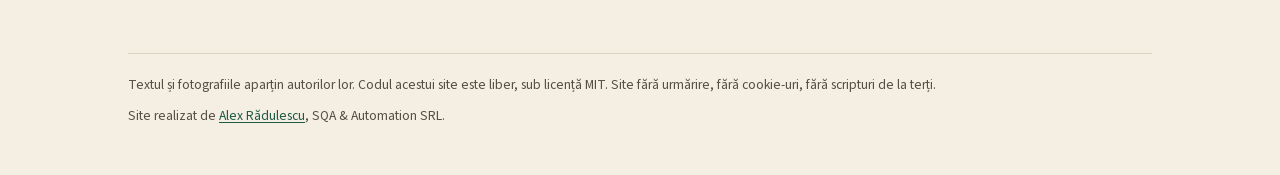
<file: impactul-ecranelor/index.html>
<!doctype html>
<html lang="ro">
<head>
<meta charset="utf-8">
<meta name="viewport" content="width=device-width, initial-scale=1">
<title>Impactul ecranelor · Copilăria Digitală</title>
<meta name="description" content="Ce spun sursele citate în lucrarea prof. Ana-Felicia Codoban-Luca despre efectele ecranelor asupra dezvoltării cognitive, emoționale și a limbajului, cu citările lor, și cu ce nu am putut verifica marcat ca atare.">
<link rel="canonical" href="https://copilariadigitala.github.io/impactul-ecranelor/">
<link rel="alternate" hreflang="ro" href="https://copilariadigitala.github.io/impactul-ecranelor/">
<link rel="alternate" hreflang="en" href="https://copilariadigitala.github.io/en/screen-impact/">
<link rel="alternate" hreflang="x-default" href="https://copilariadigitala.github.io/">
<meta property="og:type" content="article">
<meta property="og:locale" content="ro_RO">
<meta property="og:site_name" content="Copilăria Digitală">
<meta property="og:title" content="Impactul ecranelor · Copilăria Digitală">
<meta property="og:description" content="Ce spun sursele citate în lucrarea prof. Ana-Felicia Codoban-Luca despre efectele ecranelor asupra dezvoltării cognitive, emoționale și a limbajului.">
<meta property="og:url" content="https://copilariadigitala.github.io/impactul-ecranelor/">
<meta property="og:image" content="https://copilariadigitala.github.io/assets/img/key-visual-960.jpg">
<meta name="twitter:card" content="summary_large_image">
<link rel="icon" href="/assets/favicon.svg" type="image/svg+xml">
<link rel="preload" as="font" type="font/woff2" href="/assets/fonts/literata-600.woff2" crossorigin>
<link rel="preload" as="font" type="font/woff2" href="/assets/fonts/source-sans-3-400.woff2" crossorigin>
<link rel="stylesheet" href="/assets/site.css">
<script src="/assets/site.js" defer></script>
</head>
<body>
<a class="skip-link" href="#main">Sari la conținut</a>

<header class="site-header">
  <div class="wrap">
    <a class="brand" href="/">Copilăria Digitală<span>Oradea</span></a>
    <nav class="nav" aria-label="Navigare principală">
      <ul>
        <li><a href="/">Acasă</a></li>
        <li><a href="/angajament/">Angajamentul</a></li>
        <li><a href="/impactul-ecranelor/" aria-current="page">Impactul ecranelor</a></li>
        <li><a href="/conferinta/">Conferința</a></li>
        <li><a href="/resurse/">Resurse</a></li>
        <li><a href="/contact/">Contact</a></li>
      </ul>
    </nav>
    <a class="lang-switch" href="/en/screen-impact/" lang="en" hreflang="en">English</a>
  </div>
</header>

<main id="main">

  <section class="section">
    <div class="wrap prose">
      <p class="eyebrow">Impactul ecranelor</p>
      <h1>Ce spun sursele citate</h1>
      <p class="lede">Pagina aceasta rezumă lucrarea prof. Ana-Felicia Codoban-Luca,
        <i>„Copilăria digitală - impactul tehnologiei asupra dezvoltării cognitive, emoționale
        și a limbajului”</i>. Fiecare afirmație stă lângă sursa pe care lucrarea o numește.
        Acolo unde materialul nu numește o sursă, scrie asta.</p>
    </div>
  </section>

  <section class="section" aria-labelledby="adulti">
    <div class="wrap prose">
      <p class="eyebrow">Punctul de plecare</p>
      <h2 id="adulti">Responsabilitatea adulților</h2>
      <p>Educația copilului nu înseamnă doar asigurarea confortului sau a satisfacției
        imediate. Rolul adultului este, în primul rând, acela de a sprijini dezvoltarea
        fizică, cognitivă, emoțională și spirituală a copilului, precum și formarea unui
        caracter echilibrat și responsabil. Asta presupune, uneori, limite ferme privind
        tehnologia. Limitele pot genera nemulțumiri temporare, dar sunt esențiale pentru
        dezvoltarea sănătoasă a copilului.</p>
      <blockquote>
        <p>„Copii au nevoie ca părinții să le fie limite exterioare, limite care să-i
          corecteze, să-i direcționeze și care să-i supună consecințelor până în momentul în
          care aceste limite exterioare, devin interioare. Acesta este motivul pentru care
          coerența privitoare la confruntarea problemelor comportamentale cât mai devreme
          posibil este atât de importantă. Lucrul acesta te va ajuta să-ți pregătești copilul
          pentru viața reală în care nu va obține niciodată TOT ceea ce va dori, indiferent
          cât va încerca.”</p>
        <cite>Cloud, H. &amp; Townsend, J. (2015), <i>Limite pentru copii</i>, Oradea,
          Editura Elpis, pp. 58–59.</cite>
      </blockquote>
      <p>În primii ani de viață, copiii nu dețin încă discernământul necesar pentru decizii
        informate. De aceea ghidarea, educarea și transmiterea valorilor rămân în sarcina
        adulților, iar lucrarea cere un demers de conștientizare care începe cu mult înainte
        de orice setare de control parental.</p>
    </div>
  </section>

  <section class="section section--sunk" aria-labelledby="cognitiv">
    <div class="wrap prose">
      <p class="eyebrow">Domeniul întâi</p>
      <h2 id="cognitiv">Dezvoltarea cognitivă</h2>

      <h3>Degradarea cognitivă</h3>
      <p>Creierul copilului este programat să caute noutatea, dar într-un ritm natural:
        descoperirea unei gâze, construirea unui turn, gratificarea amânată. Videoclipurile
        scurte oferă altceva: un flux constant și rapid de dopamină, cu culori stridente,
        sunete și schimbări de cadru la fiecare două-trei secunde, adică recompense
        instantanee, fără efort. Consecința descrisă în lucrare este o desensibilizare a
        receptorilor de dopamină, după care lumea reală începe să pară plictisitoare, pentru
        că nu mai stimulează creierul suficient.</p>

      <h3>Funcțiile executive</h3>
      <p>Planificarea și organizarea, autocontrolul și flexibilitatea cognitivă au de suferit.
        Apare apato-abulia, adică absența motivației prin epuizarea dopaminei. Creierul învață să
        nu depună efort pentru satisfacție, ceea ce afectează chiar baza motivației și a
        perseverenței de mai târziu, și se instalează dependența de recompense imediate.</p>

      <h3>Fragmentarea atenției</h3>
      <blockquote>
        <p>„Atunci când adolescenții au acces continuu la un smartphone la acea vârstă
          sensibilă din punct de vedere al dezvoltării lor, capacitatea de concentrare în curs
          de maturizare le poate fi perturbată.”</p>
        <cite>Haidt, J. (2024), <i>O generație în pericol</i>, București, Editura Bookzone,
          p. 179.</cite>
      </blockquote>
      <p>Capacitatea de a se concentra pe o singură sarcină și de a ignora distragerile se
        dezvoltă intens în perioada preșcolară. Haidt avertizează că ecranele funcționează ca
        o „proteză cognitivă”: dacă ecranul lucrează în locul copilului, circuitele neuronale
        responsabile de concentrare nu mai lucrează.</p>

      <h3>Somnul</h3>
      <blockquote>
        <p>„Copiii și adolescenții au nevoie de o grămadă de somn pentru a favoriza o
          dezvoltare sănătoasă a creierului, o atenție și o stare de spirit bune în ziua
          următoare. Totuși când ecranele sunt permise în dormitor, mulți copii le vor folosi
          până târziu în noapte – în special dacă au un ecran mic care poate fi utilizat sub
          plapumă. Probabil că declinul somnului asociat cu ecranele este un factor care a
          contribuit la tsunamiul de boli mintale ale adolescenților din numeroase țări.”</p>
        <cite>Haidt, J. (2024), <i>O generație în pericol</i>, p. 175. Ipoteza îi aparține
          autorului și este formulată de el ca atare: „probabil”.</cite>
      </blockquote>

      <h3>Dependența</h3>
      <blockquote>
        <p>„Asemenea oamenilor cu adicții de heroină și cocaină, cei dependenți de activități
          digitale au constatat că «nimeni nu îi mai face să se simtă bine» atunci când nu se
          ocupă de activitatea lor preferată. Utilizatorul trebuie să crească dozajul drogului
          pentru a recăpăta plăcerea. Din nefericire, când creierul unei persoane dependente
          se adaptează contracarând efectul drogului, creierul intră într-o stare de deficit
          atunci când utilizatorul nu consumă drogul. Fără drog, viața obișnuită devine
          plictisitoare, ba chiar chinuitoare. Nimic nu te mai face să te simți bine, cu
          excepția drogului. Simptomele de tristețe, anxietate și iritabilitate sunt enumerate
          drept semne ale sevrajului pentru cei diagnosticați cu tulburare de jocuri pe
          internet.”</p>
        <cite>Haidt, J. (2024), <i>O generație în pericol</i>, pp. 187–188.</cite>
      </blockquote>
    </div>
  </section>

  <section class="section" aria-labelledby="emotional">
    <div class="wrap prose">
      <p class="eyebrow">Domeniul al doilea</p>
      <h2 id="emotional">Dezvoltarea emoțională</h2>
      <p>Pentru a se dezvolta emoțional și social, copiii au nevoie de mult timp de joacă unii
        cu alții. Copilăria bazată pe telefon afectează tocmai calitatea timpului petrecut
        împreună. Copiii și adolescenții care au petrecut mult timp pe rețelele sociale sunt
        mai predispuși la depresie, anxietate și alte tulburări, în timp ce adolescenții care
        își petrec timpul cu grupuri de tineri au o sănătate mintală mai bună.</p>
      <p class="attrib">Haidt, J. (2024), <i>O generație în pericol</i>.</p>

      <p>Expunerea excesivă, precoce și pasivă la ecrane este asociată în lucrare cu:</p>
      <ul class="tight">
        <li>Fragilitate emoțională și toleranță scăzută la frustrare: copilul care nu
          învață să gestioneze frustrările mici prin joc liber va percepe, la adolescență,
          orice critică sau eșec social ca pe o catastrofă.</li>
        <li>Incapacitatea de a simți plăcere: creierul obișnuit de la 3 ani cu doze
          masive de dopamină va găsi viața reală de la 15 ani (școală, relații, hobby-uri)
          extrem de plictisitoare.</li>
        <li>Incapacitatea de a simți empatie: circuitele neuronale ale empatiei nu se
          formează la copilul expus la ecran.</li>
        <li>Deficite în relațiile interpersonale: adolescentul care a ratat mii de ore
          de interacțiune față în față navighează cu greu nuanțele sociale; erorile de
          interpretare alimentează anxietatea socială.</li>
        <li>Depresie, anxietate, stimă de sine scăzută: fetele tind să caute validarea
          exclusiv în mediul online, fiind predispuse la depresie prin comparație socială;
          băieții tind spre retragere din lumea reală în favoarea jocurilor video sau a
          pornografiei.</li>
      </ul>

      <h3>Despre desensibilizare</h3>
      <p class="trigger-note">Citatul care urmează descrie explicit violența din jocurile
        video. Dacă citiți alături de un copil, poate doriți să îl săriți.</p>
      <blockquote>
        <p>„Copiii de vârste mici învață nu doar cum să ucidă, ci și cum să rămână neafectați
          atunci când capetele explodează, iar sângele este împroșcat peste tot. Cu puțin
          exercițiu, ei învață să se obișnuiască cu moartea.”</p>
        <cite>Dobson, J. (2010), <i>Băieții - cum să îi creștem</i>, Oradea, Editura Imago
          Dei, p. 260.</cite>
      </blockquote>
      <blockquote>
        <p>„Creierul este ca un mușchi: atunci când e folosit, se dezvoltă, devine mai
          puternic și se comportă mai bine. Iar atunci când este ignorat, nu se dezvoltă
          optim, pierzându-și o parte din puterea și capacitatea de a funcționa. La asta ne
          referim atunci când spunem «folosește-l sau îl pierzi».”</p>
        <cite>Siegel, D. J. &amp; Payne Bryson, T. (2017), <i>Creierul copilului tău</i>,
          București, Editura For You, p. 81.</cite>
      </blockquote>
    </div>
  </section>

  <section class="section section--sunk" aria-labelledby="limbaj">
    <div class="wrap prose">
      <p class="eyebrow">Domeniul al treilea</p>
      <h2 id="limbaj">Dezvoltarea limbajului</h2>
      <p>Limbajul este un proces dinamic, relațional și profund dependent de calitatea
        interacțiunilor. Copiii cresc într-un ecosistem în care conversația față în față,
        cartea, jocul, televizorul, tableta, videochatul și platformele educaționale coexistă
        încă din primii ani.</p>
      <p>De aceea întrebarea „cât timp petrece copilul la ecran” nu este suficientă. Contează
        și <i>ce</i> conținut folosește, <i>cu cine</i> și <i>în ce scop</i>. Mai ales, ce
        experiențe relaționale sau de învățare sunt înlocuite.</p>
      <blockquote>
        <p>„Deocamdată nu s-a dovedit că mass-media ar încuraja dezvoltarea abilităților
          lingvistice la copii. Copiii deprind cel mai bine limbajul atunci când le este
          prezentat de către o persoană în carne și oase, nu de un ecran. Capacitatea unui
          copil de a învăța să vorbească este direct proporțională cu durata de timp pe care
          părintele o petrece vorbind cu el.”</p>
        <cite>Chapman, G. &amp; Pellicane, A. (2018), <i>Creșterea copiilor în era
          tehnologiei</i>, Oradea, Ed. Casa Cărții, p. 17.</cite>
      </blockquote>
      <p>Din perspectivă neuropsihologică și lingvistică, limbajul se dezvoltă în principal
        prin interacțiune directă cu adulții: contact vizual, imitație, conversație
        reciprocă, joc simbolic și social. Copiii mici învață limbajul mai eficient din
        schimburi reale decât din stimuli audio-video pasivi.</p>
      <p>Efectele asociate dependenței de ecrane sunt întârzierea limbajului expresiv
        (vocabular, formularea propozițiilor, morfosintaxă, coerență, acces lexical),
        dificultăți de înțelegere, vocabular mai sărac, dificultăți în comunicarea socială și
        în alternanța conversațională, precum și expunere pasivă, fără interacțiune.</p>
    </div>
  </section>

  <section class="section" aria-labelledby="nuanta">
    <div class="wrap prose">
      <p class="eyebrow">Nuanța autoarei</p>
      <h2 id="nuanta">Relația nu este simplă</h2>
      <p>Este singurul pasaj din lucrare care echilibrează restul, și de aceea îl redăm
        întreg, în locul unei versiuni mai alarmante:</p>
      <blockquote>
        <p>„Expunerea excesivă, precoce și pasivă la ecrane este asociată cu risc crescut de
          dificultăți de limbaj, mai ales la copiii mici; efectele sunt mai puternice când
          ecranele înlocuiesc interacțiunea umană; utilizarea moderată, interactivă și ghidată
          de adulți pare mai puțin problematică; relația nu este simplă și depinde mult de
          contextul familial și educațional.”</p>
        <cite>prof. Ana-Felicia Codoban-Luca, <i>Copilăria digitală - impactul tehnologiei
          asupra dezvoltării cognitive, emoționale și a limbajului</i>.</cite>
      </blockquote>
      <p>Cu alte cuvinte, contează cui îi ia ecranul locul. Un adult care stă lângă copil în
        timp ce acesta se uită schimbă situația.</p>
    </div>
  </section>

  <section class="section section--sunk" aria-labelledby="semne">
    <div class="wrap">
      <div class="prose">
        <p class="eyebrow">Pentru acasă</p>
        <h2 id="semne">Semne de urmărit</h2>
        <p>Lista aceasta vine din prezentarea conferinței. Nu este un instrument de
          diagnostic și niciun punct de pe ea, luat singur, nu înseamnă ceva. Este ceea ce
          merită observat și, dacă se adună, discutat cu un specialist.</p>
      </div>
      <div class="cols">
        <div>
          <h3>Cognitiv</h3>
          <ul class="tight">
            <li>dificultăți de concentrare și atenție</li>
            <li>scăderea răbdării în activități care necesită efort mental</li>
            <li>întârzierea dezvoltării funcțiilor de planificare și autocontrol</li>
            <li>dependență de recompense imediate</li>
          </ul>
        </div>
        <div>
          <h3>Emoțional</h3>
          <ul class="tight">
            <li>iritabilitate crescută și reacții intense la frustrare</li>
            <li>dificultăți în reglarea emoțiilor</li>
            <li>scăderea toleranței la plictiseală</li>
            <li>uneori anxietate sau agitație</li>
          </ul>
        </div>
        <div>
          <h3>Limbaj</h3>
          <ul class="tight">
            <li>întârziere în dezvoltarea limbajului expresiv</li>
            <li>vocabular mai redus</li>
            <li>dificultăți în a purta conversații reale</li>
            <li>expunere pasivă, fără interacțiune</li>
          </ul>
        </div>
        <div>
          <h3>Comportamental</h3>
          <ul class="tight">
            <li>agitație, hiperactivitate sau, dimpotrivă, apatie</li>
            <li>opoziție crescută</li>
            <li>dificultăți în respectarea regulilor</li>
            <li>preferința pentru ecran în detrimentul jocului liber sau al interacțiunii cu
              alți copii</li>
            <li>posibile comportamente imitativ-agresive</li>
          </ul>
        </div>
      </div>
    </div>
  </section>

  <section class="section" aria-labelledby="cifre">
    <div class="wrap prose">
      <p class="eyebrow">Cifrele</p>
      <h2 id="cifre">Ce arată datele citate de Haidt</h2>
      <p>Haidt numește „tsunami-ul de boli mintale” declinul sănătății mintale a
        adolescenților declanșat la începutul anilor 2010. Creșterile de mai jos sunt cele
        prezentate în lucrare, <b>din 2010 până în 2024, potrivit lui Haidt</b>.</p>
      <div class="fact">
        <ul class="fact-list">
          <li><b>+161% / +143%</b><span>depresie, băieți / fete</span></li>
          <li><b>+134%</b><span>anxietate</span></li>
          <li><b>+72%</b><span>ADHD</span></li>
          <li><b>+91% / +167%</b><span>autovătămare, băieți / fete</span></li>
          <li><b>+48% / +188%</b><span>sinucidere, băieți / fete</span></li>
          <li><b>1 din 4</b><span>adolescenți spun că se simt singuri</span></li>
        </ul>
        <cite>Haidt, J. (2024), <i>O generație în pericol</i>, București, Editura Bookzone.
          Lucrarea conferinței nu precizează paginile, țara sau populația de referință pentru
          aceste procente; le-am cerut autoarei și le vom adăuga aici.</cite>
      </div>
      <p>Haidt adaugă că suicidul a devenit a doua cauză de deces la adolescenți și că a
        crescut și rata alienării în școală.</p>
    </div>
  </section>

  <section class="section" aria-labelledby="romania">
    <div class="wrap prose">
      <p class="eyebrow">O lipsă asumată</p>
      <h2 id="romania">Datele despre România lipsesc din pagina aceasta</h2>
      <p>Materialul conferinței conține și câteva cifre despre România: un loc într-un
        clasament OMS, un procent de copii cu simptome de sevraj, un număr de copii
        înregistrați cu tulburări mintale, o creștere procentuală a tulburărilor de
        neurodezvoltare. <b>Nu le veți găsi aici.</b></p>
      <p>Motivul este simplu: pentru niciuna dintre ele materialul nu numește un studiu, un an
        și niște autori care să poată fi verificați. O cifră fără sursă arată exact ca o cifră
        cu sursă, și tocmai de aceea nu o publicăm. Bibliografia conține o singură referință
        online, o radiografie UNICEF a sănătății mintale a copiilor din România, dar ea este
        nota de subsol a unui singur paragraf, nu sursa clasamentului OMS și nici a numărului
        INSP.</p>
      <p>Le verificăm. Când vom avea titlul, anul și autorii, cifrele apar aici cu citarea
        lor cu tot.</p>
    </div>
  </section>

  <section class="section section--sunk" aria-labelledby="comun">
    <div class="wrap">
      <div class="prose">
        <p class="eyebrow">Ce urmează</p>
        <h2 id="comun">Responsabilitatea noastră comună</h2>
      </div>
      <div class="cols">
        <div>
          <h3>Familia</h3>
          <p>Părinții stabilesc regulile, monitorizează conținutul și creează un mediu sigur
            acasă.</p>
        </div>
        <div>
          <h3>Școala</h3>
          <p>Cadrele didactice ghidează, informează și modelează comportamentul digital al
            elevilor.</p>
        </div>
        <div>
          <h3>Împreună</h3>
          <p>Nu putem elimina tehnologia, dar putem învăța să o gestionăm și să protejăm
            copiii de expunerea excesivă.</p>
        </div>
      </div>
      <div class="prose after-cols">
        <blockquote>
          <p>„Trebuie să ne protejăm copiii și să îi învățăm să distingă ce este bine de ce
            este rău. Permisiunea de a naviga neprotejați și nesupravegheați prin spațiul
            virtual și prin lumea divertismentului actual este echivalentă cu neglijența
            părintească.”</p>
          <cite>Dobson, J. (2012), <i>Fetele - cum să le creștem</i>, Oradea, Editura Imago
            Dei, p. 314.</cite>
        </blockquote>
        <div class="btn-row">
          <a class="btn" href="/angajament/">Angajamentul părinților curajoși</a>
          <a class="btn btn--ghost" href="/resurse/">Resurse și bibliografie</a>
        </div>
      </div>
    </div>
  </section>

</main>

<footer class="site-footer">
  <div class="wrap">
    <div class="footer-grid">
      <div>
        <h2>Pagini</h2>
        <ul>
          <li><a href="/">Acasă</a></li>
          <li><a href="/angajament/">Angajamentul părinților curajoși</a></li>
          <li><a href="/conferinta/">Conferința</a></li>
          <li><a href="/resurse/">Resurse și bibliografie</a></li>
          <li><a href="/contact/">Contact</a></li>
        </ul>
      </div>
      <div>
        <h2>Inițiativa</h2>
        <p>Copilăria Digitală este o inițiativă de conștientizare din Oradea, pornită de
          prof. Ana-Felicia Codoban-Luca (CJRAE Bihor) în urma conferinței cu același nume.</p>
      </div>
      <div>
        <h2>Sursele</h2>
        <p>Sursele sunt numite acolo unde materialul conferinței le numește, iar ce nu am
          putut verifica este marcat ca atare, sau lipsește cu totul.
          <a href="/resurse/#bibliografie">Vedeți bibliografia</a>.</p>
      </div>
    </div>
    <p class="colophon">Textul și fotografiile aparțin autorilor lor. Codul acestui site este
      liber, sub licență MIT. Site fără urmărire, fără cookie-uri, fără scripturi de la terți.</p>
    <p class="credit">Site realizat de <a href="https://separatio.github.io/" rel="noopener">Alex
      Rădulescu</a>, SQA &amp; Automation SRL.</p>
  </div>
</footer>

</body>
</html>
</file>
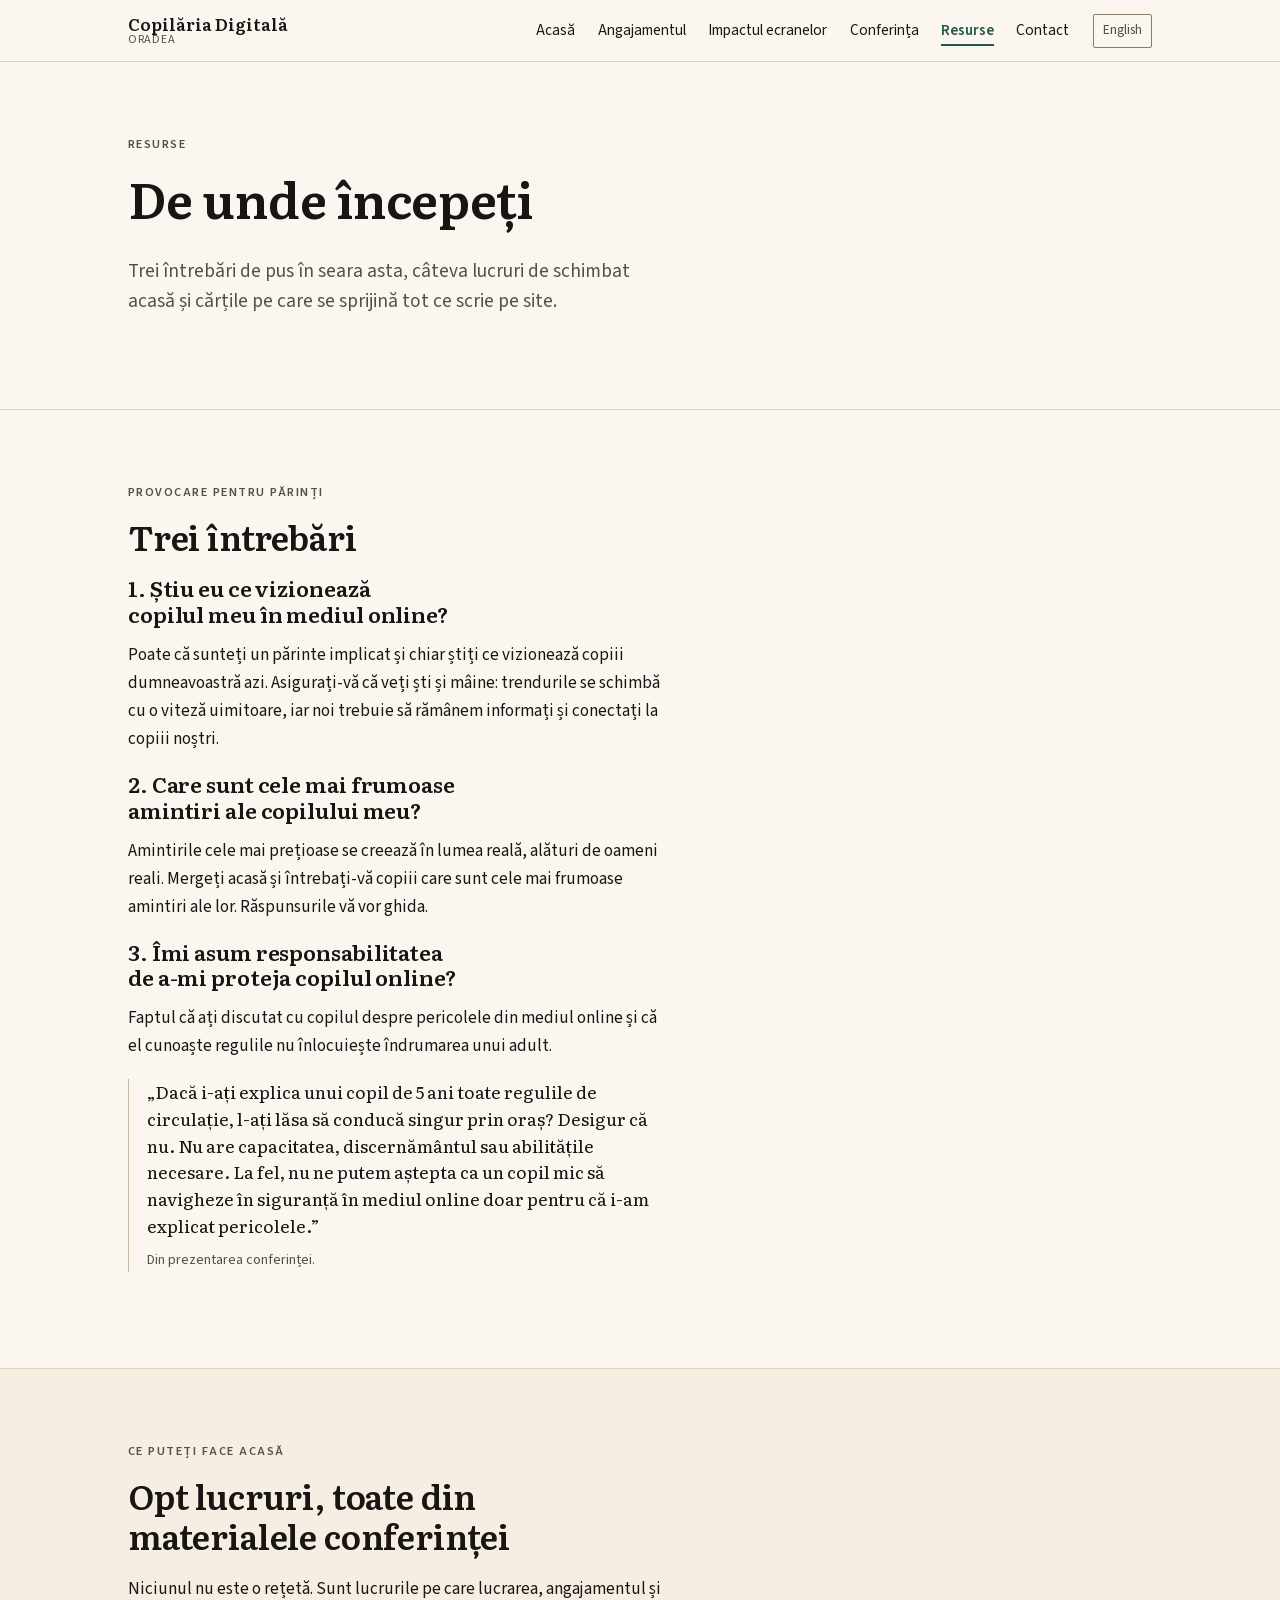
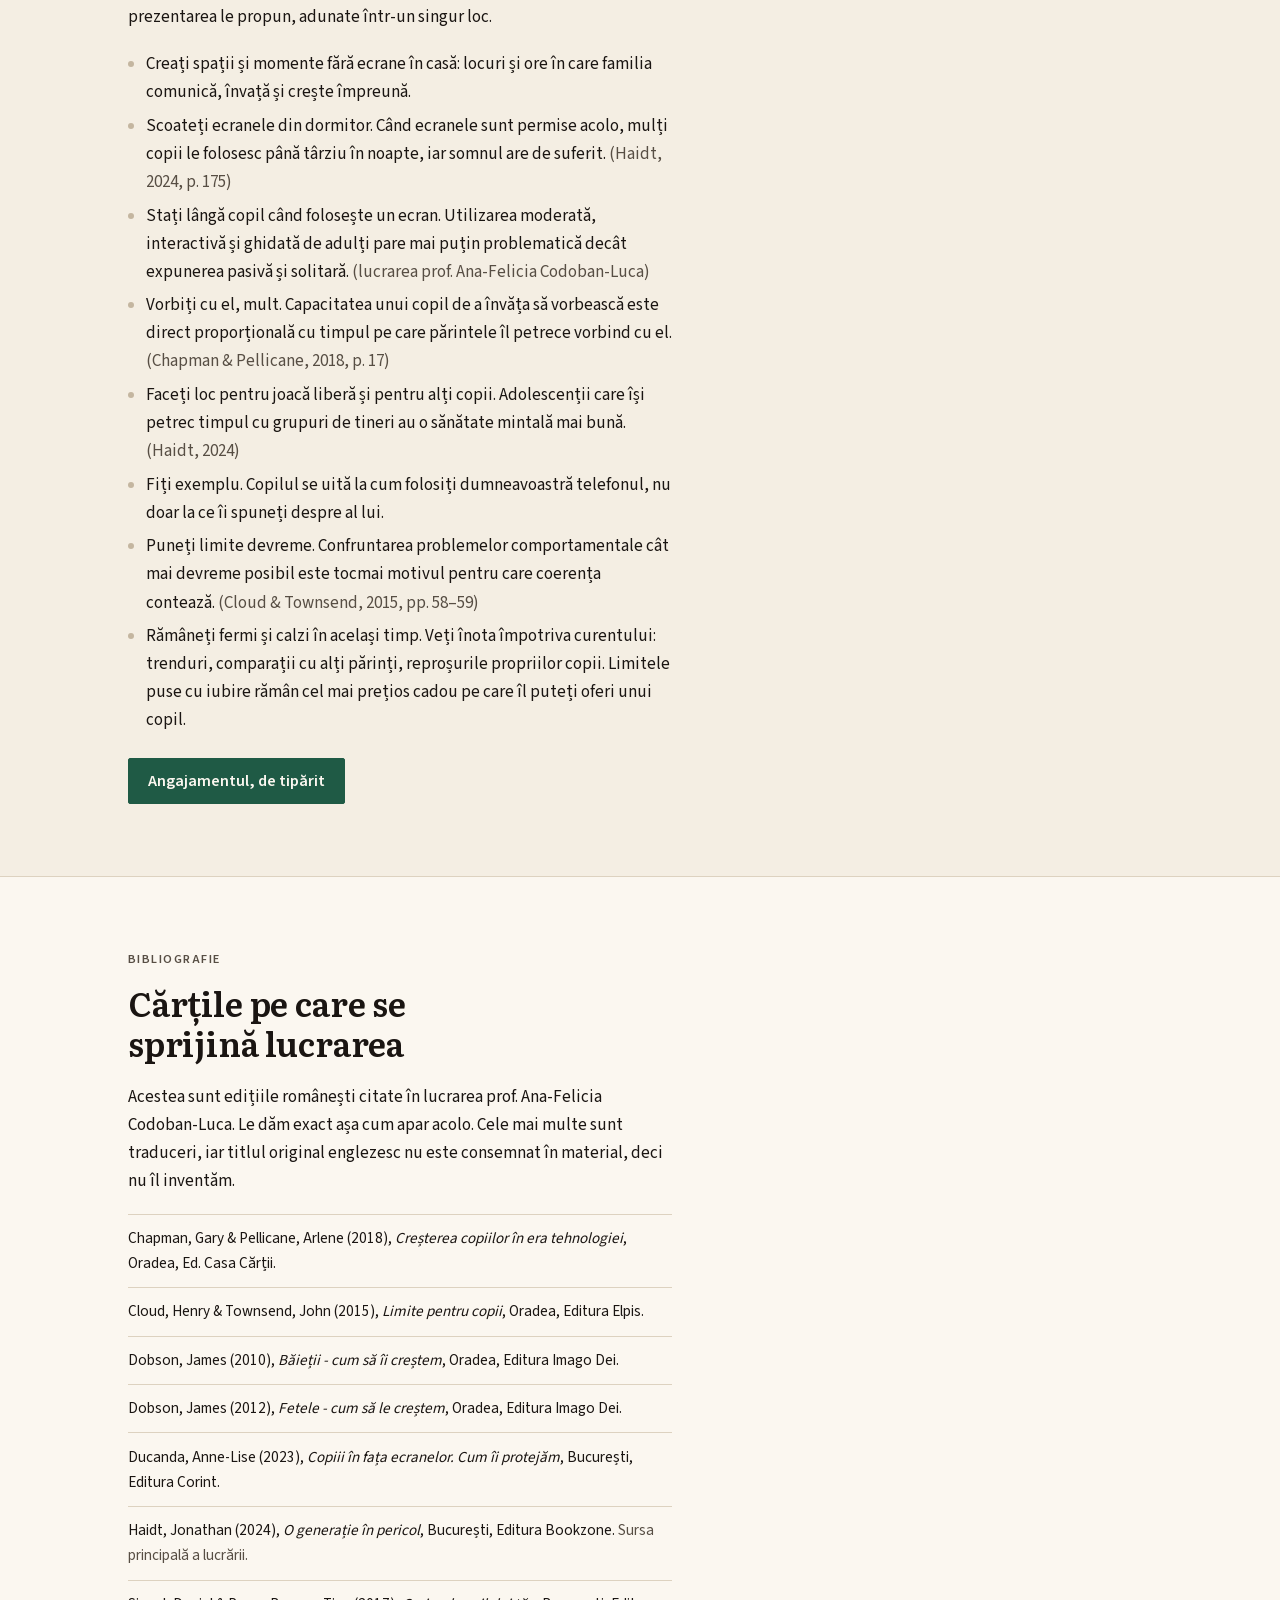
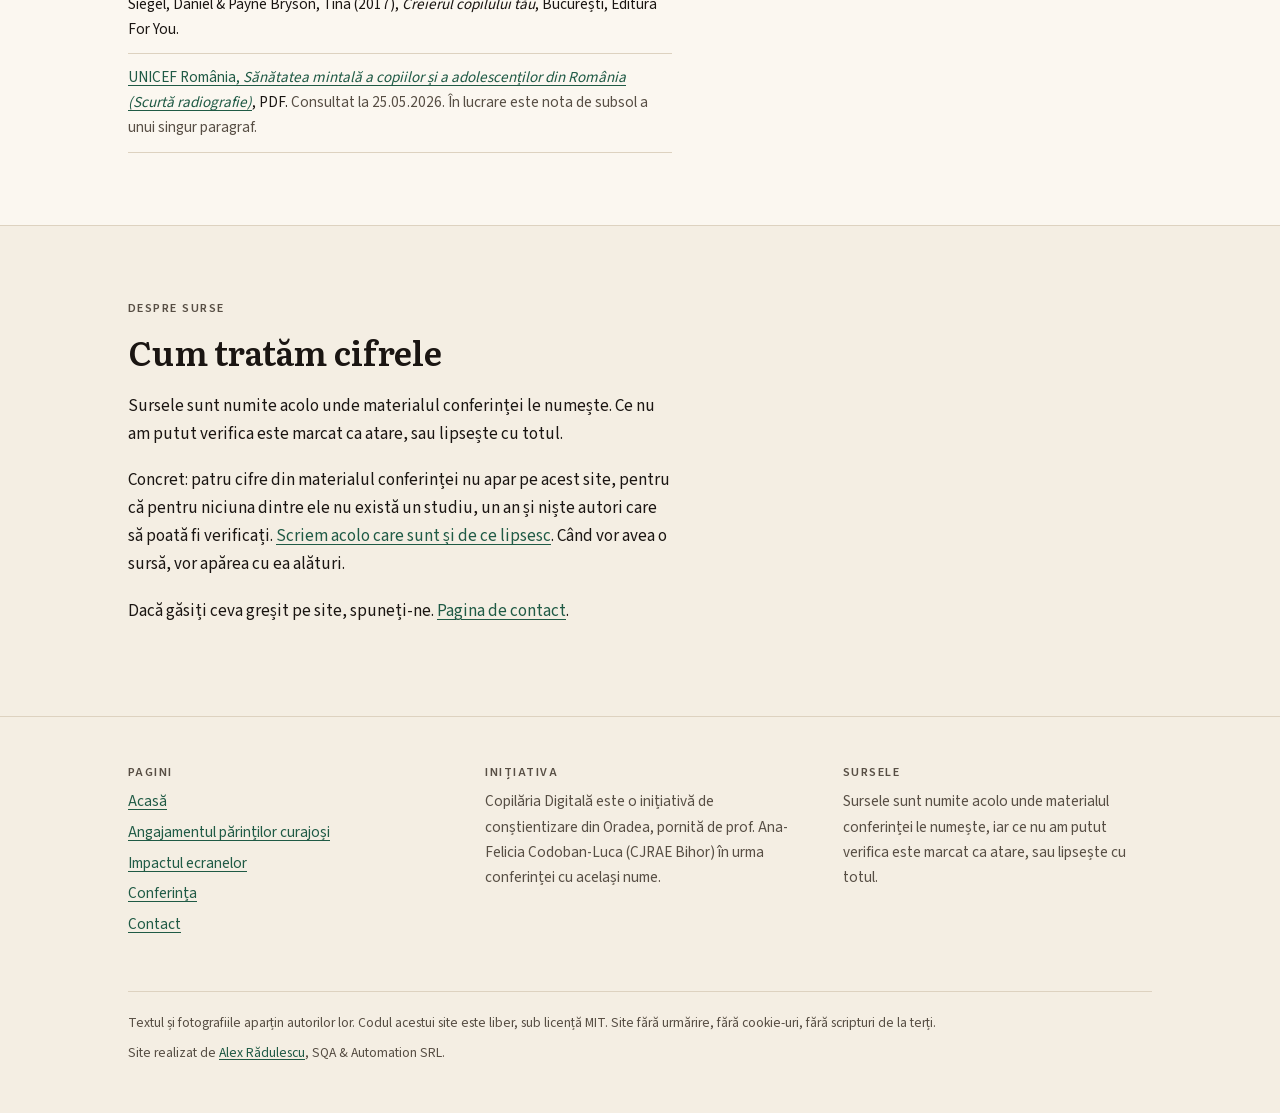
<file: resurse/index.html>
<!doctype html>
<html lang="ro">
<head>
<meta charset="utf-8">
<meta name="viewport" content="width=device-width, initial-scale=1">
<title>Resurse și bibliografie · Copilăria Digitală</title>
<meta name="description" content="Trei întrebări pentru fiecare părinte, ce puteți face acasă și bibliografia completă a conferinței „Copilăria digitală”.">
<link rel="canonical" href="https://copilariadigitala.github.io/resurse/">
<link rel="alternate" hreflang="ro" href="https://copilariadigitala.github.io/resurse/">
<link rel="alternate" hreflang="en" href="https://copilariadigitala.github.io/en/resources/">
<link rel="alternate" hreflang="x-default" href="https://copilariadigitala.github.io/">
<meta property="og:type" content="article">
<meta property="og:locale" content="ro_RO">
<meta property="og:site_name" content="Copilăria Digitală">
<meta property="og:title" content="Resurse și bibliografie · Copilăria Digitală">
<meta property="og:description" content="Trei întrebări pentru fiecare părinte, ce puteți face acasă și bibliografia completă a conferinței.">
<meta property="og:url" content="https://copilariadigitala.github.io/resurse/">
<meta property="og:image" content="https://copilariadigitala.github.io/assets/img/key-visual-960.jpg">
<meta name="twitter:card" content="summary_large_image">
<link rel="icon" href="/assets/favicon.svg" type="image/svg+xml">
<link rel="preload" as="font" type="font/woff2" href="/assets/fonts/literata-600.woff2" crossorigin>
<link rel="preload" as="font" type="font/woff2" href="/assets/fonts/source-sans-3-400.woff2" crossorigin>
<link rel="stylesheet" href="/assets/site.css">
<script src="/assets/site.js" defer></script>
</head>
<body>
<a class="skip-link" href="#main">Sari la conținut</a>

<header class="site-header">
  <div class="wrap">
    <a class="brand" href="/">Copilăria Digitală<span>Oradea</span></a>
    <nav class="nav" aria-label="Navigare principală">
      <ul>
        <li><a href="/">Acasă</a></li>
        <li><a href="/angajament/">Angajamentul</a></li>
        <li><a href="/impactul-ecranelor/">Impactul ecranelor</a></li>
        <li><a href="/conferinta/">Conferința</a></li>
        <li><a href="/resurse/" aria-current="page">Resurse</a></li>
        <li><a href="/contact/">Contact</a></li>
      </ul>
    </nav>
    <a class="lang-switch" href="/en/resources/" lang="en" hreflang="en">English</a>
  </div>
</header>

<main id="main">

  <section class="section">
    <div class="wrap prose">
      <p class="eyebrow">Resurse</p>
      <h1>De unde începeți</h1>
      <p class="lede">Trei întrebări de pus în seara asta, câteva lucruri de schimbat acasă
        și cărțile pe care se sprijină tot ce scrie pe site.</p>
    </div>
  </section>

  <section class="section" aria-labelledby="intrebari">
    <div class="wrap prose">
      <p class="eyebrow">Provocare pentru părinți</p>
      <h2 id="intrebari">Trei întrebări</h2>

      <h3>1. Știu eu ce vizionează copilul meu în mediul online?</h3>
      <p>Poate că sunteți un părinte implicat și chiar știți ce vizionează copiii dumneavoastră
        azi. Asigurați-vă că veți ști și mâine: trendurile se schimbă cu o viteză uimitoare,
        iar noi trebuie să rămânem informați și conectați la copiii noștri.</p>

      <h3>2. Care sunt cele mai frumoase amintiri ale copilului meu?</h3>
      <p>Amintirile cele mai prețioase se creează în lumea reală, alături de oameni reali.
        Mergeți acasă și întrebați-vă copiii care sunt cele mai frumoase amintiri ale lor.
        Răspunsurile vă vor ghida.</p>

      <h3>3. Îmi asum responsabilitatea de a-mi proteja copilul online?</h3>
      <p>Faptul că ați discutat cu copilul despre pericolele din mediul online și că el
        cunoaște regulile nu înlocuiește îndrumarea unui adult.</p>

      <blockquote>
        <p>„Dacă i-ați explica unui copil de 5 ani toate regulile de circulație, l-ați lăsa să
          conducă singur prin oraș? Desigur că nu. Nu are capacitatea, discernământul sau
          abilitățile necesare. La fel, nu ne putem aștepta ca un copil mic să navigheze în
          siguranță în mediul online doar pentru că i-am explicat pericolele.”</p>
        <cite>Din prezentarea conferinței.</cite>
      </blockquote>
    </div>
  </section>

  <section class="section section--sunk" aria-labelledby="acasa">
    <div class="wrap prose">
      <p class="eyebrow">Ce puteți face acasă</p>
      <h2 id="acasa">Opt lucruri, toate din materialele conferinței</h2>
      <p>Niciunul nu este o rețetă. Sunt lucrurile pe care lucrarea, angajamentul și
        prezentarea le propun, adunate într-un singur loc.</p>
      <ul class="tight">
        <li>Creați spații și momente fără ecrane în casă: locuri și ore în care familia
          comunică, învață și crește împreună.</li>
        <li>Scoateți ecranele din dormitor. Când ecranele sunt permise acolo,
          mulți copii le folosesc până târziu în noapte, iar somnul are de suferit.
          <span class="gloss">(Haidt, 2024, p. 175)</span></li>
        <li>Stați lângă copil când folosește un ecran. Utilizarea moderată, interactivă
          și ghidată de adulți pare mai puțin problematică decât expunerea pasivă și solitară.
          <span class="gloss">(lucrarea prof. Ana-Felicia Codoban-Luca)</span></li>
        <li>Vorbiți cu el, mult. Capacitatea unui copil de a învăța să vorbească este
          direct proporțională cu timpul pe care părintele îl petrece vorbind cu el.
          <span class="gloss">(Chapman &amp; Pellicane, 2018, p. 17)</span></li>
        <li>Faceți loc pentru joacă liberă și pentru alți copii. Adolescenții care își
          petrec timpul cu grupuri de tineri au o sănătate mintală mai bună.
          <span class="gloss">(Haidt, 2024)</span></li>
        <li>Fiți exemplu. Copilul se uită la cum folosiți dumneavoastră telefonul, nu doar la
          ce îi spuneți despre al lui.</li>
        <li>Puneți limite devreme. Confruntarea problemelor comportamentale cât mai
          devreme posibil este tocmai motivul pentru care coerența contează.
          <span class="gloss">(Cloud &amp; Townsend, 2015, pp. 58–59)</span></li>
        <li>Rămâneți fermi și calzi în același timp. Veți înota împotriva curentului: trenduri,
          comparații cu alți părinți, reproșurile propriilor copii. Limitele puse cu iubire
          rămân cel mai prețios cadou pe care îl puteți oferi unui copil.</li>
      </ul>
      <div class="btn-row">
        <a class="btn" href="/angajament/">Angajamentul, de tipărit</a>
      </div>
    </div>
  </section>

  <section class="section" aria-labelledby="bibliografie">
    <div class="wrap prose">
      <p class="eyebrow">Bibliografie</p>
      <h2 id="bibliografie">Cărțile pe care se sprijină lucrarea</h2>
      <p>Acestea sunt edițiile românești citate în lucrarea prof. Ana-Felicia Codoban-Luca.
        Le dăm exact așa cum apar acolo. Cele mai multe sunt traduceri, iar titlul original
        englezesc nu este consemnat în material, deci nu îl inventăm.</p>
      <ul class="sources">
        <li>Chapman, Gary &amp; Pellicane, Arlene (2018), <i>Creșterea copiilor în era
          tehnologiei</i>, Oradea, Ed. Casa Cărții.</li>
        <li>Cloud, Henry &amp; Townsend, John (2015), <i>Limite pentru copii</i>, Oradea,
          Editura Elpis.</li>
        <li>Dobson, James (2010), <i>Băieții - cum să îi creștem</i>, Oradea, Editura Imago
          Dei.</li>
        <li>Dobson, James (2012), <i>Fetele - cum să le creștem</i>, Oradea, Editura Imago
          Dei.</li>
        <li>Ducanda, Anne-Lise (2023), <i>Copiii în fața ecranelor. Cum îi protejăm</i>,
          București, Editura Corint.</li>
        <li>Haidt, Jonathan (2024), <i>O generație în pericol</i>, București, Editura Bookzone.
          <span class="gloss">Sursa principală a lucrării.</span></li>
        <li>Siegel, Daniel &amp; Payne Bryson, Tina (2017), <i>Creierul copilului tău</i>,
          București, Editura For You.</li>
        <li><a href="https://www.unicef.org/romania/media/10911/file/S%C4%83n%C4%83tatea%20mintal%C4%83%20a%20copiilor%20%C8%99i%20a%20adolescen%C8%9Bilor%20din%20Rom%C3%A2nia%20%28Scurt%C4%83%20radiografie%29.pdf" rel="noopener">UNICEF România, <i>Sănătatea mintală a copiilor și a adolescenților din România (Scurtă radiografie)</i></a>, PDF.
          <span class="gloss">Consultat la 25.05.2026. În lucrare este nota de subsol a unui
          singur paragraf.</span></li>
      </ul>
    </div>
  </section>

  <section class="section section--sunk" aria-labelledby="onestitate">
    <div class="wrap prose">
      <p class="eyebrow">Despre surse</p>
      <h2 id="onestitate">Cum tratăm cifrele</h2>
      <p>Sursele sunt numite acolo unde materialul conferinței le numește. Ce nu am putut
        verifica este marcat ca atare, sau lipsește cu totul.</p>
      <p>Concret: patru cifre din materialul conferinței nu apar pe acest site, pentru că
        pentru niciuna dintre ele nu există un studiu, un an și niște autori care să poată fi
        verificați. <a href="/impactul-ecranelor/#romania">Scriem acolo care sunt și de ce
        lipsesc</a>. Când vor avea o sursă, vor apărea cu ea alături.</p>
      <p>Dacă găsiți ceva greșit pe site, spuneți-ne. <a href="/contact/">Pagina de
        contact</a>.</p>
    </div>
  </section>

</main>

<footer class="site-footer">
  <div class="wrap">
    <div class="footer-grid">
      <div>
        <h2>Pagini</h2>
        <ul>
          <li><a href="/">Acasă</a></li>
          <li><a href="/angajament/">Angajamentul părinților curajoși</a></li>
          <li><a href="/impactul-ecranelor/">Impactul ecranelor</a></li>
          <li><a href="/conferinta/">Conferința</a></li>
          <li><a href="/contact/">Contact</a></li>
        </ul>
      </div>
      <div>
        <h2>Inițiativa</h2>
        <p>Copilăria Digitală este o inițiativă de conștientizare din Oradea, pornită de
          prof. Ana-Felicia Codoban-Luca (CJRAE Bihor) în urma conferinței cu același nume.</p>
      </div>
      <div>
        <h2>Sursele</h2>
        <p>Sursele sunt numite acolo unde materialul conferinței le numește, iar ce nu am
          putut verifica este marcat ca atare, sau lipsește cu totul.</p>
      </div>
    </div>
    <p class="colophon">Textul și fotografiile aparțin autorilor lor. Codul acestui site este
      liber, sub licență MIT. Site fără urmărire, fără cookie-uri, fără scripturi de la terți.</p>
    <p class="credit">Site realizat de <a href="https://separatio.github.io/" rel="noopener">Alex
      Rădulescu</a>, SQA &amp; Automation SRL.</p>
  </div>
</footer>

</body>
</html>
</file>
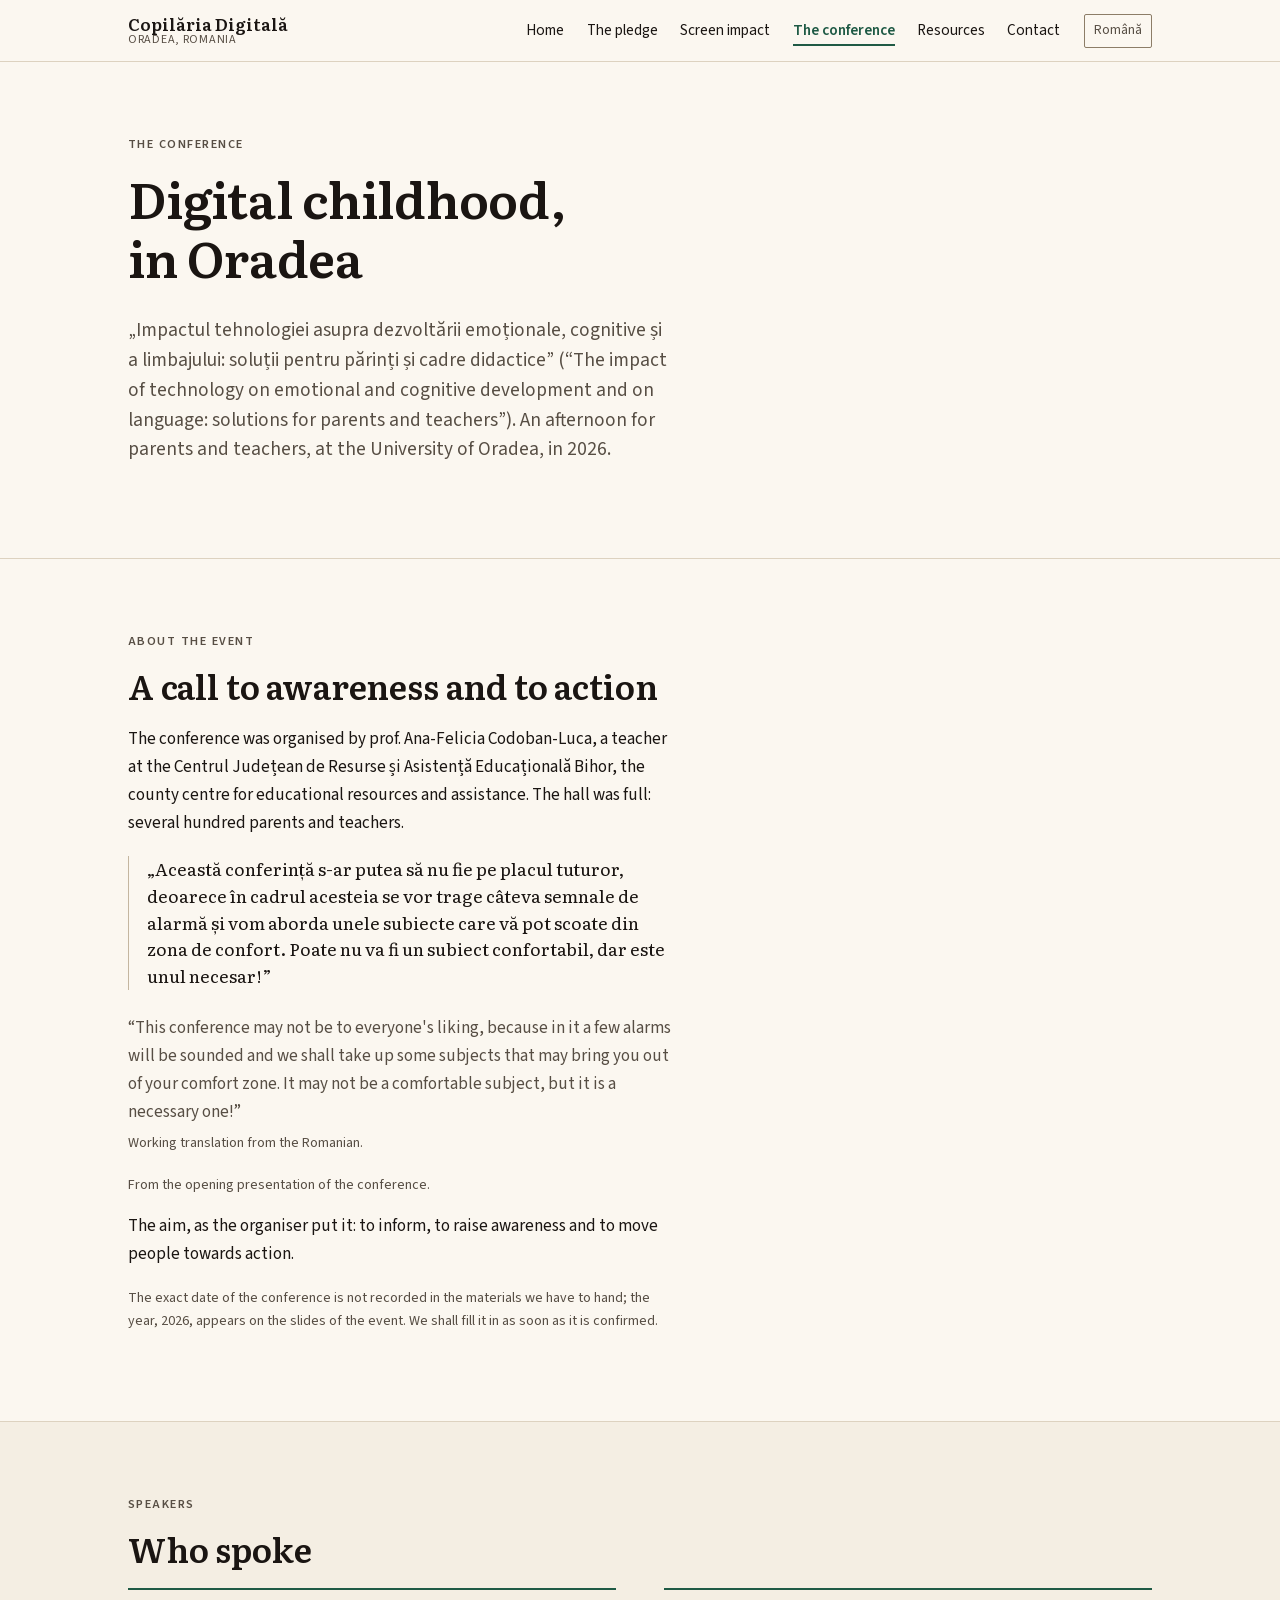
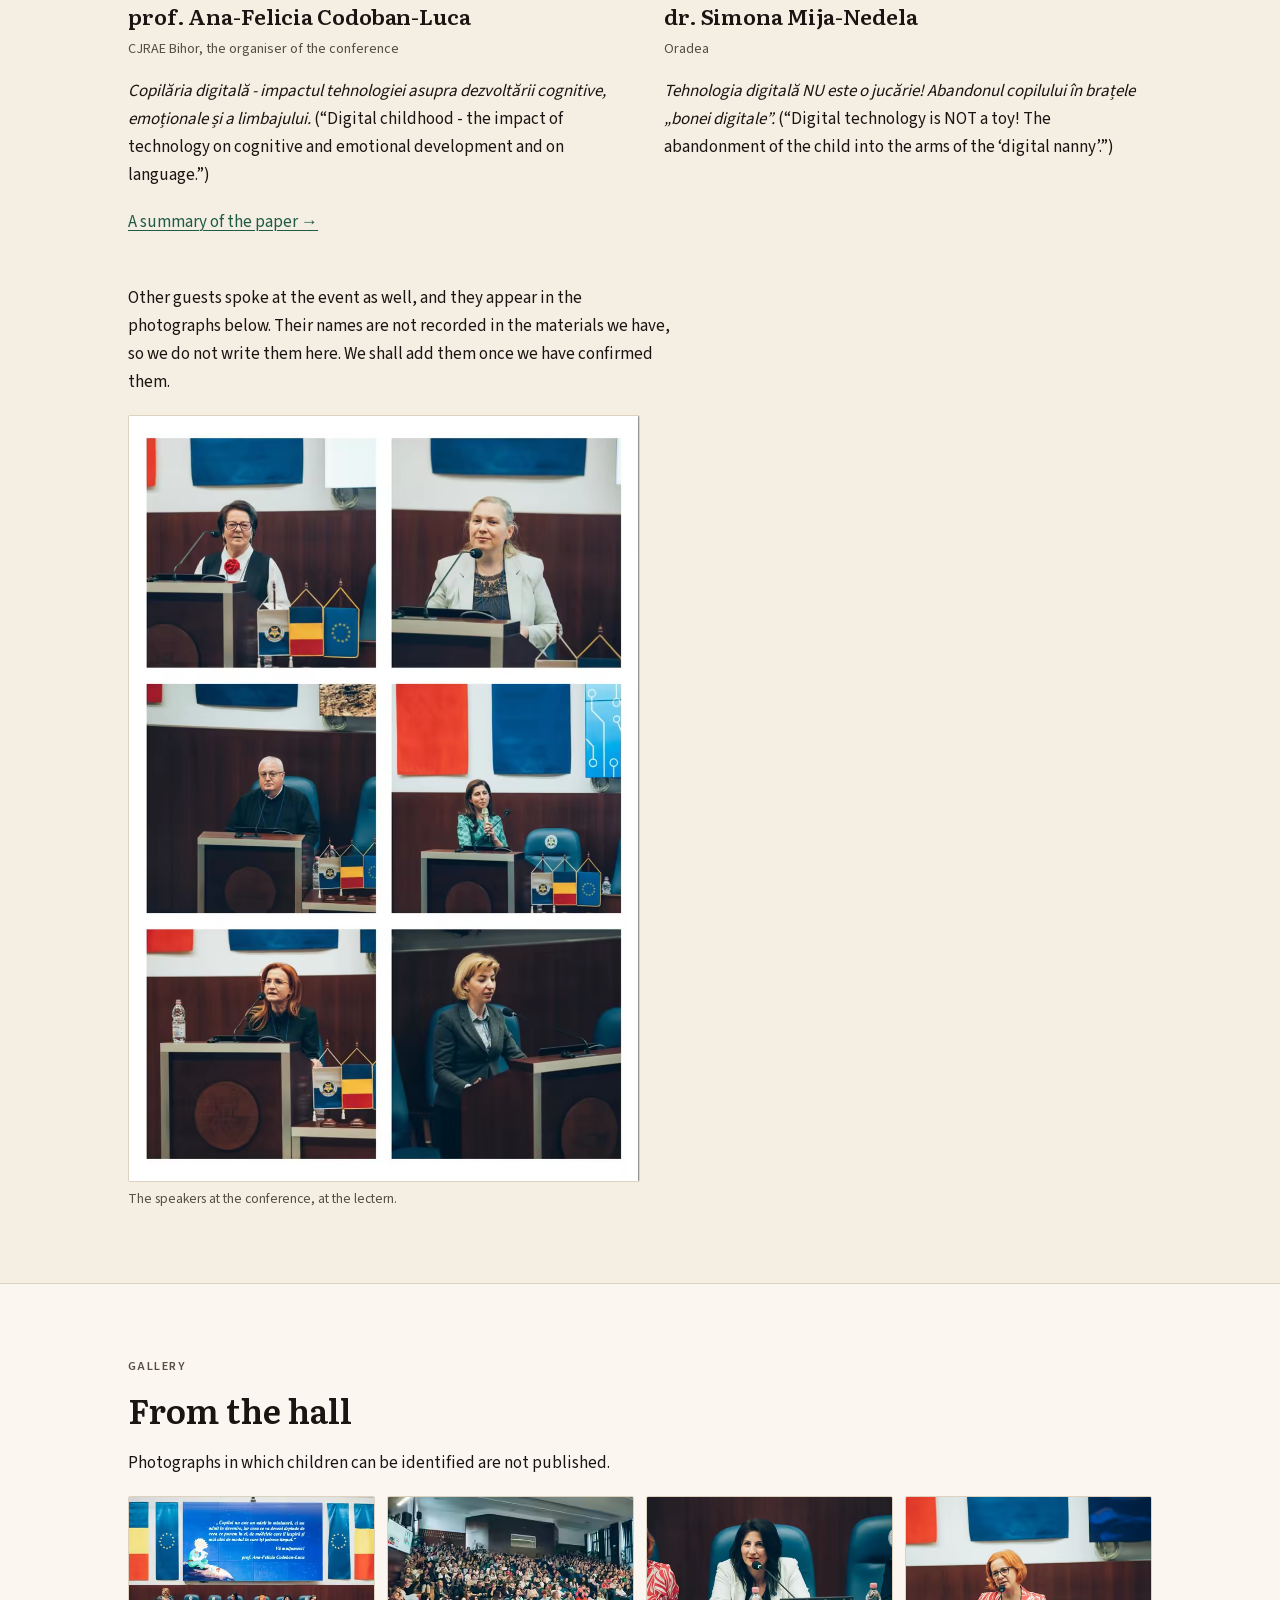
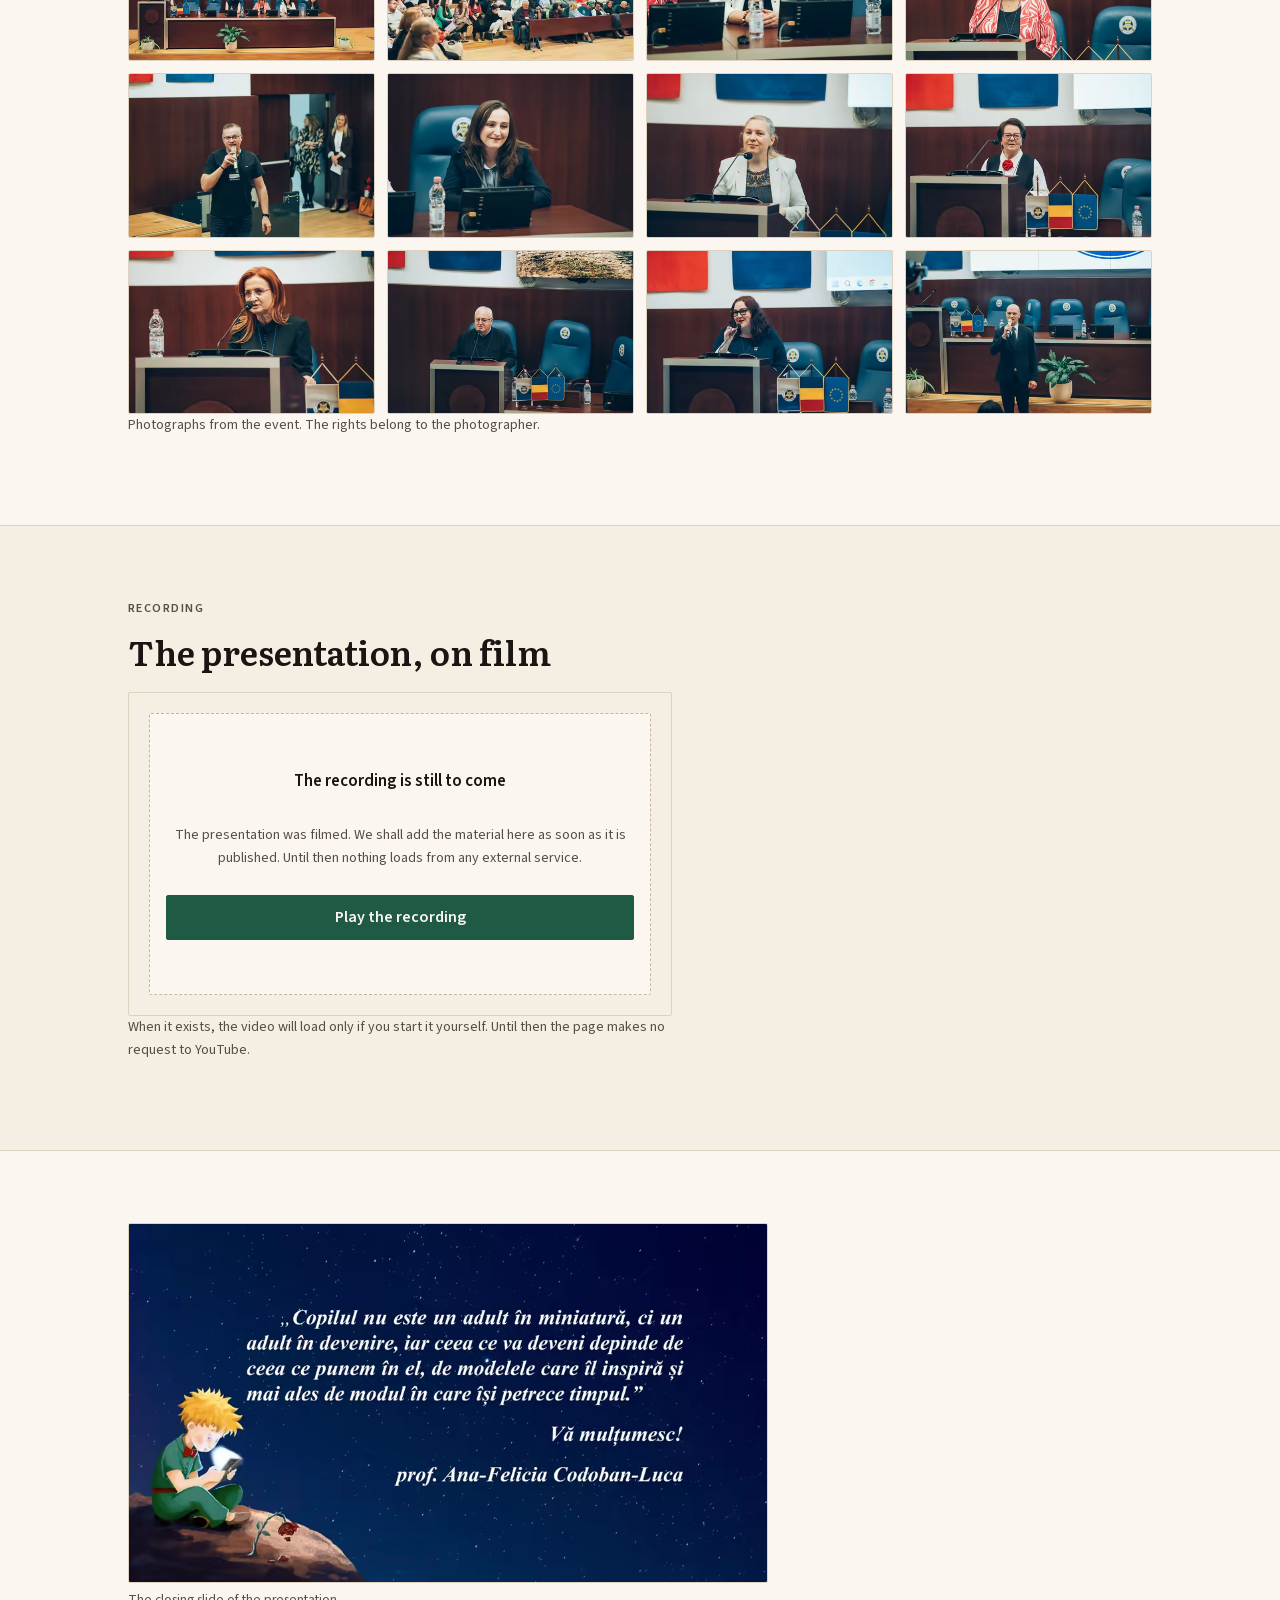
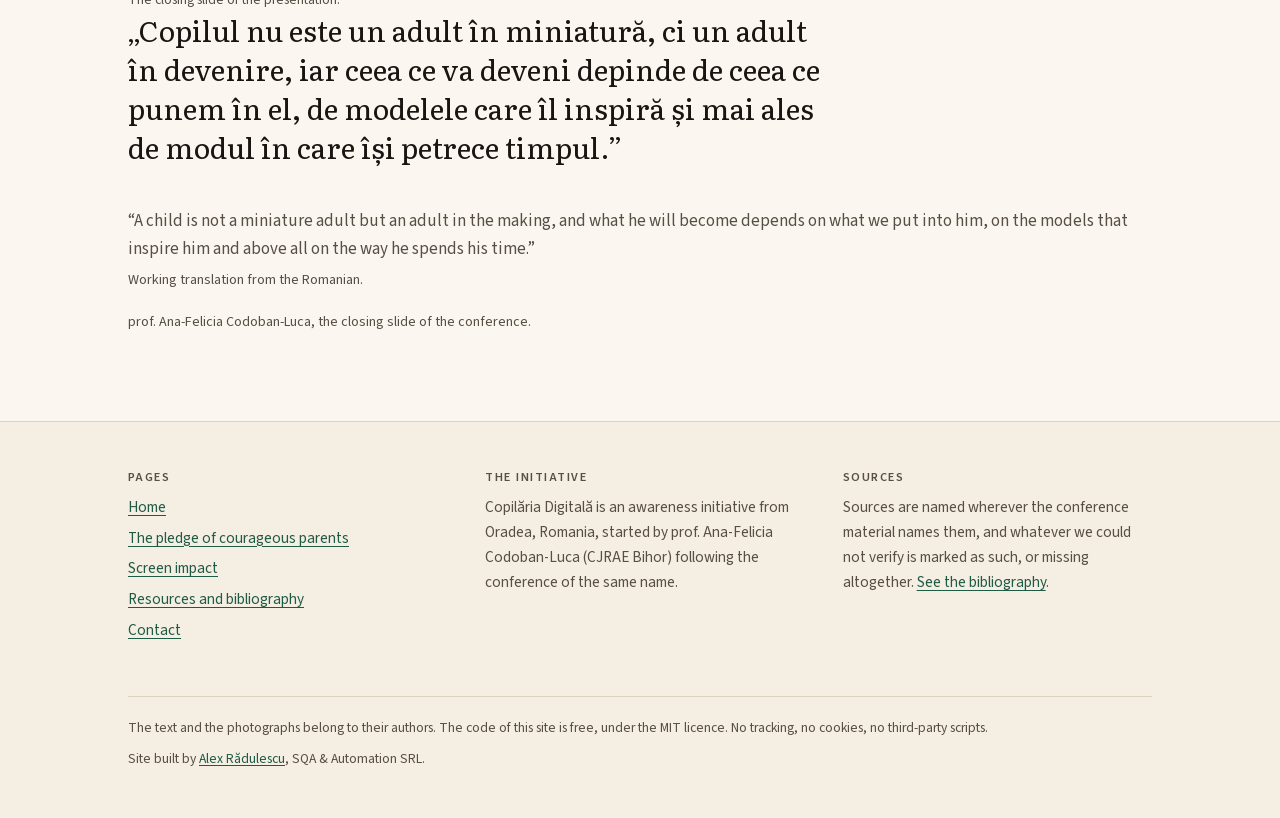
<file: en/conference/index.html>
<!doctype html>
<html lang="en">
<head>
<meta charset="utf-8">
<meta name="viewport" content="width=device-width, initial-scale=1">
<title>The conference · Copilăria Digitală</title>
<meta name="description" content="The “Copilăria digitală” conference in Oradea: what it was, who spoke, photographs from the hall and the recording of the presentation.">
<link rel="canonical" href="https://copilariadigitala.github.io/en/conference/">
<link rel="alternate" hreflang="ro" href="https://copilariadigitala.github.io/conferinta/">
<link rel="alternate" hreflang="en" href="https://copilariadigitala.github.io/en/conference/">
<link rel="alternate" hreflang="x-default" href="https://copilariadigitala.github.io/">
<meta property="og:type" content="article">
<meta property="og:locale" content="en_GB">
<meta property="og:site_name" content="Copilăria Digitală">
<meta property="og:title" content="The conference · Copilăria Digitală">
<meta property="og:description" content="The “Copilăria digitală” conference in Oradea: what it was, who spoke, photographs from the hall and the recording of the presentation.">
<meta property="og:url" content="https://copilariadigitala.github.io/en/conference/">
<meta property="og:image" content="https://copilariadigitala.github.io/assets/img/key-visual-960.jpg">
<meta name="twitter:card" content="summary_large_image">
<link rel="icon" href="/assets/favicon.svg" type="image/svg+xml">
<link rel="preload" as="font" type="font/woff2" href="/assets/fonts/literata-600.woff2" crossorigin>
<link rel="preload" as="font" type="font/woff2" href="/assets/fonts/source-sans-3-400.woff2" crossorigin>
<link rel="stylesheet" href="/assets/site.css">
<script src="/assets/site.js" defer></script>
</head>
<body>
<a class="skip-link" href="#main">Skip to content</a>

<header class="site-header">
  <div class="wrap">
    <a class="brand" href="/en/">Copilăria Digitală<span>Oradea, Romania</span></a>
    <nav class="nav" aria-label="Main navigation">
      <ul>
        <li><a href="/en/">Home</a></li>
        <li><a href="/en/pledge/">The pledge</a></li>
        <li><a href="/en/screen-impact/">Screen impact</a></li>
        <li><a href="/en/conference/" aria-current="page">The conference</a></li>
        <li><a href="/en/resources/">Resources</a></li>
        <li><a href="/en/contact/">Contact</a></li>
      </ul>
    </nav>
    <a class="lang-switch" href="/conferinta/" lang="ro" hreflang="ro">Română</a>
  </div>
</header>

<main id="main">

  <section class="section">
    <div class="wrap prose">
      <p class="eyebrow">The conference</p>
      <h1>Digital childhood, in Oradea</h1>
      <p class="lede"><span lang="ro">„Impactul tehnologiei asupra dezvoltării emoționale,
        cognitive și a limbajului: soluții pentru părinți și cadre didactice”</span>
        (“The impact of technology on emotional and cognitive development and on language:
        solutions for parents and teachers”). An afternoon for parents and teachers, at the
        University of Oradea, in 2026.</p>
    </div>
  </section>

  <section class="section" aria-labelledby="about">
    <div class="wrap prose">
      <p class="eyebrow">About the event</p>
      <h2 id="about">A call to awareness and to action</h2>
      <p>The conference was organised by prof. Ana-Felicia Codoban-Luca, a teacher at the
        <span lang="ro">Centrul Județean de Resurse și Asistență Educațională</span> Bihor, the
        county centre for educational resources and assistance. The hall was full: several
        hundred parents and teachers.</p>
      <blockquote lang="ro">
        <p>„Această conferință s-ar putea să nu fie pe placul tuturor, deoarece în cadrul
          acesteia se vor trage câteva semnale de alarmă și vom aborda unele subiecte care vă
          pot scoate din zona de confort. Poate nu va fi un subiect confortabil, dar este unul
          necesar!”</p>
      </blockquote>
      <p class="gloss" lang="en">“This conference may not be to everyone's liking, because in
        it a few alarms will be sounded and we shall take up some subjects that may bring you
        out of your comfort zone. It may not be a comfortable subject, but it is a necessary
        one!” <span class="attrib">Working translation from the Romanian.</span></p>
      <p class="attrib">From the opening presentation of the conference.</p>
      <p>The aim, as the organiser put it: to inform, to raise awareness and to move people
        towards action.</p>
      <p class="attrib">The exact date of the conference is not recorded in the materials we
        have to hand; the year, 2026, appears on the slides of the event. We shall fill it in
        as soon as it is confirmed.</p>
    </div>
  </section>

  <section class="section section--sunk" aria-labelledby="speakers">
    <div class="wrap">
      <div class="prose">
        <p class="eyebrow">Speakers</p>
        <h2 id="speakers">Who spoke</h2>
      </div>
      <div class="cols">
        <div>
          <h3>prof. Ana-Felicia Codoban-Luca</h3>
          <p class="attrib">CJRAE Bihor, the organiser of the conference</p>
          <p><i lang="ro">Copilăria digitală - impactul tehnologiei asupra dezvoltării
            cognitive, emoționale și a limbajului.</i> (“Digital childhood - the impact of
            technology on cognitive and emotional development and on language.”)</p>
          <p><a href="/en/screen-impact/">A summary of the paper →</a></p>
        </div>
        <div>
          <h3>dr. Simona Mija-Nedela</h3>
          <p class="attrib">Oradea</p>
          <p><i lang="ro">Tehnologia digitală NU este o jucărie! Abandonul copilului în brațele
            „bonei digitale”.</i> (“Digital technology is NOT a toy! The abandonment of the
            child into the arms of the ‘digital nanny’.”)</p>
        </div>
      </div>
      <div class="prose after-cols">
        <p>Other guests spoke at the event as well, and they appear in the photographs below.
          Their names are not recorded in the materials we have, so we do not write them here.
          We shall add them once we have confirmed them.</p>
      </div>
      <figure class="figure-plain figure-plain--portrait">
        <picture>
          <source type="image/avif" sizes="(min-width: 48rem) 32rem, 100vw" srcset="/assets/img/vorbitori-480.avif 480w, /assets/img/vorbitori-960.avif 960w, /assets/img/vorbitori-1067.avif 1067w">
          <img src="/assets/img/vorbitori-960.jpg" sizes="(min-width: 48rem) 32rem, 100vw"
               srcset="/assets/img/vorbitori-480.jpg 480w, /assets/img/vorbitori-960.jpg 960w, /assets/img/vorbitori-1067.jpg 1067w"
               width="1067" height="1600" loading="lazy" decoding="async"
               alt="Six portraits of the conference speakers at the lectern, arranged in a grid.">
        </picture>
        <figcaption>The speakers at the conference, at the lectern.</figcaption>
      </figure>
    </div>
  </section>

  <section class="section" aria-labelledby="gallery">
    <div class="wrap">
      <div class="prose">
        <p class="eyebrow">Gallery</p>
        <h2 id="gallery">From the hall</h2>
        <p>Photographs in which children can be identified are not published.</p>
      </div>
      <ul class="gallery">
        <li><figure>
          <picture>
            <source type="image/avif" sizes="(min-width: 60rem) 21rem, (min-width: 30rem) 45vw, 92vw" srcset="/assets/img/galerie-01-480.avif 480w, /assets/img/galerie-01-960.avif 960w, /assets/img/galerie-01-1440.avif 1440w">
            <img src="/assets/img/galerie-01-960.jpg" sizes="(min-width: 60rem) 21rem, (min-width: 30rem) 45vw, 92vw" srcset="/assets/img/galerie-01-480.jpg 480w, /assets/img/galerie-01-960.jpg 960w, /assets/img/galerie-01-1440.jpg 1440w" width="1440" height="958" loading="lazy" decoding="async" alt="The screen in the hall shows the closing quotation of the conference, above the speakers' table.">
          </picture>
        </figure></li>
        <li><figure>
          <picture>
            <source type="image/avif" sizes="(min-width: 60rem) 21rem, (min-width: 30rem) 45vw, 92vw" srcset="/assets/img/galerie-02-480.avif 480w, /assets/img/galerie-02-960.avif 960w, /assets/img/galerie-02-1440.avif 1440w">
            <img src="/assets/img/galerie-02-960.jpg" sizes="(min-width: 60rem) 21rem, (min-width: 30rem) 45vw, 92vw" srcset="/assets/img/galerie-02-480.jpg 480w, /assets/img/galerie-02-960.jpg 960w, /assets/img/galerie-02-1440.jpg 1440w" width="1440" height="958" loading="lazy" decoding="async" alt="The full hall, seen from the side: several hundred people in the lecture theatre.">
          </picture>
        </figure></li>
        <li><figure>
          <picture>
            <source type="image/avif" sizes="(min-width: 60rem) 21rem, (min-width: 30rem) 45vw, 92vw" srcset="/assets/img/galerie-03-480.avif 480w, /assets/img/galerie-03-960.avif 960w, /assets/img/galerie-03-1440.avif 1440w">
            <img src="/assets/img/galerie-03-960.jpg" sizes="(min-width: 60rem) 21rem, (min-width: 30rem) 45vw, 92vw" srcset="/assets/img/galerie-03-480.jpg 480w, /assets/img/galerie-03-960.jpg 960w, /assets/img/galerie-03-1440.jpg 1440w" width="1440" height="960" loading="lazy" decoding="async" alt="A woman speaking at the presidium table, with the microphone in front of her.">
          </picture>
        </figure></li>
        <li><figure>
          <picture>
            <source type="image/avif" sizes="(min-width: 60rem) 21rem, (min-width: 30rem) 45vw, 92vw" srcset="/assets/img/galerie-04-480.avif 480w, /assets/img/galerie-04-960.avif 960w, /assets/img/galerie-04-1440.avif 1440w">
            <img src="/assets/img/galerie-04-960.jpg" sizes="(min-width: 60rem) 21rem, (min-width: 30rem) 45vw, 92vw" srcset="/assets/img/galerie-04-480.jpg 480w, /assets/img/galerie-04-960.jpg 960w, /assets/img/galerie-04-1440.jpg 1440w" width="1440" height="960" loading="lazy" decoding="async" alt="A woman speaking at the lectern, in front of the decorative panels of the hall.">
          </picture>
        </figure></li>
        <li><figure>
          <picture>
            <source type="image/avif" sizes="(min-width: 60rem) 21rem, (min-width: 30rem) 45vw, 92vw" srcset="/assets/img/galerie-05-480.avif 480w, /assets/img/galerie-05-960.avif 960w, /assets/img/galerie-05-1440.avif 1440w">
            <img src="/assets/img/galerie-05-960.jpg" sizes="(min-width: 60rem) 21rem, (min-width: 30rem) 45vw, 92vw" srcset="/assets/img/galerie-05-480.jpg 480w, /assets/img/galerie-05-960.jpg 960w, /assets/img/galerie-05-1440.jpg 1440w" width="1440" height="960" loading="lazy" decoding="async" alt="A member of the audience speaks from the floor, microphone in hand.">
          </picture>
        </figure></li>
        <li><figure>
          <picture>
            <source type="image/avif" sizes="(min-width: 60rem) 21rem, (min-width: 30rem) 45vw, 92vw" srcset="/assets/img/galerie-06-480.avif 480w, /assets/img/galerie-06-960.avif 960w, /assets/img/galerie-06-1440.avif 1440w">
            <img src="/assets/img/galerie-06-960.jpg" sizes="(min-width: 60rem) 21rem, (min-width: 30rem) 45vw, 92vw" srcset="/assets/img/galerie-06-480.jpg 480w, /assets/img/galerie-06-960.jpg 960w, /assets/img/galerie-06-1440.jpg 1440w" width="1440" height="960" loading="lazy" decoding="async" alt="A woman speaking at the presidium table, listening.">
          </picture>
        </figure></li>
        <li><figure>
          <picture>
            <source type="image/avif" sizes="(min-width: 60rem) 21rem, (min-width: 30rem) 45vw, 92vw" srcset="/assets/img/galerie-07-480.avif 480w, /assets/img/galerie-07-960.avif 960w, /assets/img/galerie-07-1440.avif 1440w">
            <img src="/assets/img/galerie-07-960.jpg" sizes="(min-width: 60rem) 21rem, (min-width: 30rem) 45vw, 92vw" srcset="/assets/img/galerie-07-480.jpg 480w, /assets/img/galerie-07-960.jpg 960w, /assets/img/galerie-07-1440.jpg 1440w" width="1440" height="960" loading="lazy" decoding="async" alt="A woman speaking at the lectern, in front of the flags.">
          </picture>
        </figure></li>
        <li><figure>
          <picture>
            <source type="image/avif" sizes="(min-width: 60rem) 21rem, (min-width: 30rem) 45vw, 92vw" srcset="/assets/img/galerie-08-480.avif 480w, /assets/img/galerie-08-960.avif 960w, /assets/img/galerie-08-1440.avif 1440w">
            <img src="/assets/img/galerie-08-960.jpg" sizes="(min-width: 60rem) 21rem, (min-width: 30rem) 45vw, 92vw" srcset="/assets/img/galerie-08-480.jpg 480w, /assets/img/galerie-08-960.jpg 960w, /assets/img/galerie-08-1440.jpg 1440w" width="1440" height="960" loading="lazy" decoding="async" alt="A woman speaking at the lectern, with the microphone in front of her.">
          </picture>
        </figure></li>
        <li><figure>
          <picture>
            <source type="image/avif" sizes="(min-width: 60rem) 21rem, (min-width: 30rem) 45vw, 92vw" srcset="/assets/img/galerie-09-480.avif 480w, /assets/img/galerie-09-960.avif 960w, /assets/img/galerie-09-1440.avif 1440w">
            <img src="/assets/img/galerie-09-960.jpg" sizes="(min-width: 60rem) 21rem, (min-width: 30rem) 45vw, 92vw" srcset="/assets/img/galerie-09-480.jpg 480w, /assets/img/galerie-09-960.jpg 960w, /assets/img/galerie-09-1440.jpg 1440w" width="1440" height="960" loading="lazy" decoding="async" alt="A woman speaking at the lectern, in the middle of her talk.">
          </picture>
        </figure></li>
        <li><figure>
          <picture>
            <source type="image/avif" sizes="(min-width: 60rem) 21rem, (min-width: 30rem) 45vw, 92vw" srcset="/assets/img/galerie-10-480.avif 480w, /assets/img/galerie-10-960.avif 960w, /assets/img/galerie-10-1440.avif 1440w">
            <img src="/assets/img/galerie-10-960.jpg" sizes="(min-width: 60rem) 21rem, (min-width: 30rem) 45vw, 92vw" srcset="/assets/img/galerie-10-480.jpg 480w, /assets/img/galerie-10-960.jpg 960w, /assets/img/galerie-10-1440.jpg 1440w" width="1440" height="960" loading="lazy" decoding="async" alt="A male guest at the lectern, addressing the hall.">
          </picture>
        </figure></li>
        <li><figure>
          <picture>
            <source type="image/avif" sizes="(min-width: 60rem) 21rem, (min-width: 30rem) 45vw, 92vw" srcset="/assets/img/galerie-11-480.avif 480w, /assets/img/galerie-11-960.avif 960w, /assets/img/galerie-11-1440.avif 1440w">
            <img src="/assets/img/galerie-11-960.jpg" sizes="(min-width: 60rem) 21rem, (min-width: 30rem) 45vw, 92vw" srcset="/assets/img/galerie-11-480.jpg 480w, /assets/img/galerie-11-960.jpg 960w, /assets/img/galerie-11-1440.jpg 1440w" width="1440" height="960" loading="lazy" decoding="async" alt="A woman speaking at the lectern, with the microphone raised.">
          </picture>
        </figure></li>
        <li><figure>
          <picture>
            <source type="image/avif" sizes="(min-width: 60rem) 21rem, (min-width: 30rem) 45vw, 92vw" srcset="/assets/img/galerie-12-480.avif 480w, /assets/img/galerie-12-960.avif 960w, /assets/img/galerie-12-1440.avif 1440w">
            <img src="/assets/img/galerie-12-960.jpg" sizes="(min-width: 60rem) 21rem, (min-width: 30rem) 45vw, 92vw" srcset="/assets/img/galerie-12-480.jpg 480w, /assets/img/galerie-12-960.jpg 960w, /assets/img/galerie-12-1440.jpg 1440w" width="1440" height="960" loading="lazy" decoding="async" alt="A male guest speaks from the front of the hall, microphone in hand.">
          </picture>
        </figure></li>
      </ul>
      <p class="attrib">Photographs from the event. The rights belong to the photographer.</p>
    </div>
  </section>

  <section class="section section--sunk" aria-labelledby="recording">
    <div class="wrap prose">
      <p class="eyebrow">Recording</p>
      <h2 id="recording">The presentation, on film</h2>
      <div class="video" data-video="" data-video-title="Copilăria digitală, the presentation by prof. Ana-Felicia Codoban-Luca">
        <div class="video-frame">
          <p><b>The recording is still to come</b></p>
          <p class="attrib">The presentation was filmed. We shall add the material here as
            soon as it is published. Until then nothing loads from any external service.</p>
          <button class="btn" type="button" data-video-play hidden>Play the recording</button>
        </div>
      </div>
      <p class="attrib">When it exists, the video will load only if you start it yourself.
        Until then the page makes no request to YouTube.</p>
    </div>
  </section>

  <section class="section" aria-labelledby="closing">
    <div class="wrap">
      <h2 id="closing" class="visually-hidden">The closing quotation of the conference</h2>
      <figure class="figure-plain figure-plain--wide">
        <picture>
          <source type="image/avif" sizes="(min-width: 48rem) 40rem, 100vw" srcset="/assets/img/citat-final-480.avif 480w, /assets/img/citat-final-960.avif 960w, /assets/img/citat-final-1600.avif 1600w">
          <img src="/assets/img/citat-final-960.jpg" sizes="(min-width: 48rem) 40rem, 100vw"
               srcset="/assets/img/citat-final-480.jpg 480w, /assets/img/citat-final-960.jpg 960w, /assets/img/citat-final-1600.jpg 1600w"
               width="1600" height="898" loading="lazy" decoding="async"
               alt="The final slide of the conference, on a starry-sky background, carrying the Romanian quotation „Copilul nu este un adult în miniatură, ci un adult în devenire, iar ceea ce va deveni depinde de ceea ce punem în el, de modelele care îl inspiră și mai ales de modul în care își petrece timpul.” The quotation is by prof. Ana-Felicia Codoban-Luca. A working translation follows below the image.">
        </picture>
        <figcaption>The closing slide of the presentation.</figcaption>
      </figure>
      <blockquote class="pull" lang="ro">
        <p>„Copilul nu este un adult în miniatură, ci un adult în devenire, iar ceea ce va
          deveni depinde de ceea ce punem în el, de modelele care îl inspiră și mai ales de
          modul în care își petrece timpul.”</p>
      </blockquote>
      <p class="gloss" lang="en">“A child is not a miniature adult but an adult in the making,
        and what he will become depends on what we put into him, on the models that inspire
        him and above all on the way he spends his time.” <span class="attrib">Working
        translation from the Romanian.</span></p>
      <p class="attrib">prof. Ana-Felicia Codoban-Luca, the closing slide of the conference.</p>
    </div>
  </section>

</main>

<footer class="site-footer">
  <div class="wrap">
    <div class="footer-grid">
      <div>
        <h2>Pages</h2>
        <ul>
          <li><a href="/en/">Home</a></li>
          <li><a href="/en/pledge/">The pledge of courageous parents</a></li>
          <li><a href="/en/screen-impact/">Screen impact</a></li>
          <li><a href="/en/resources/">Resources and bibliography</a></li>
          <li><a href="/en/contact/">Contact</a></li>
        </ul>
      </div>
      <div>
        <h2>The initiative</h2>
        <p>Copilăria Digitală is an awareness initiative from Oradea, Romania, started by
          prof. Ana-Felicia Codoban-Luca (CJRAE Bihor) following the conference of the same
          name.</p>
      </div>
      <div>
        <h2>Sources</h2>
        <p>Sources are named wherever the conference material names them, and whatever we
          could not verify is marked as such, or missing altogether.
          <a href="/en/resources/#bibliography">See the bibliography</a>.</p>
      </div>
    </div>
    <p class="colophon">The text and the photographs belong to their authors. The code of this
      site is free, under the MIT licence. No tracking, no cookies, no third-party scripts.</p>
    <p class="credit">Site built by <a href="https://separatio.github.io/" rel="noopener">Alex
      Rădulescu</a>, SQA &amp; Automation SRL.</p>
  </div>
</footer>

</body>
</html>
</file>
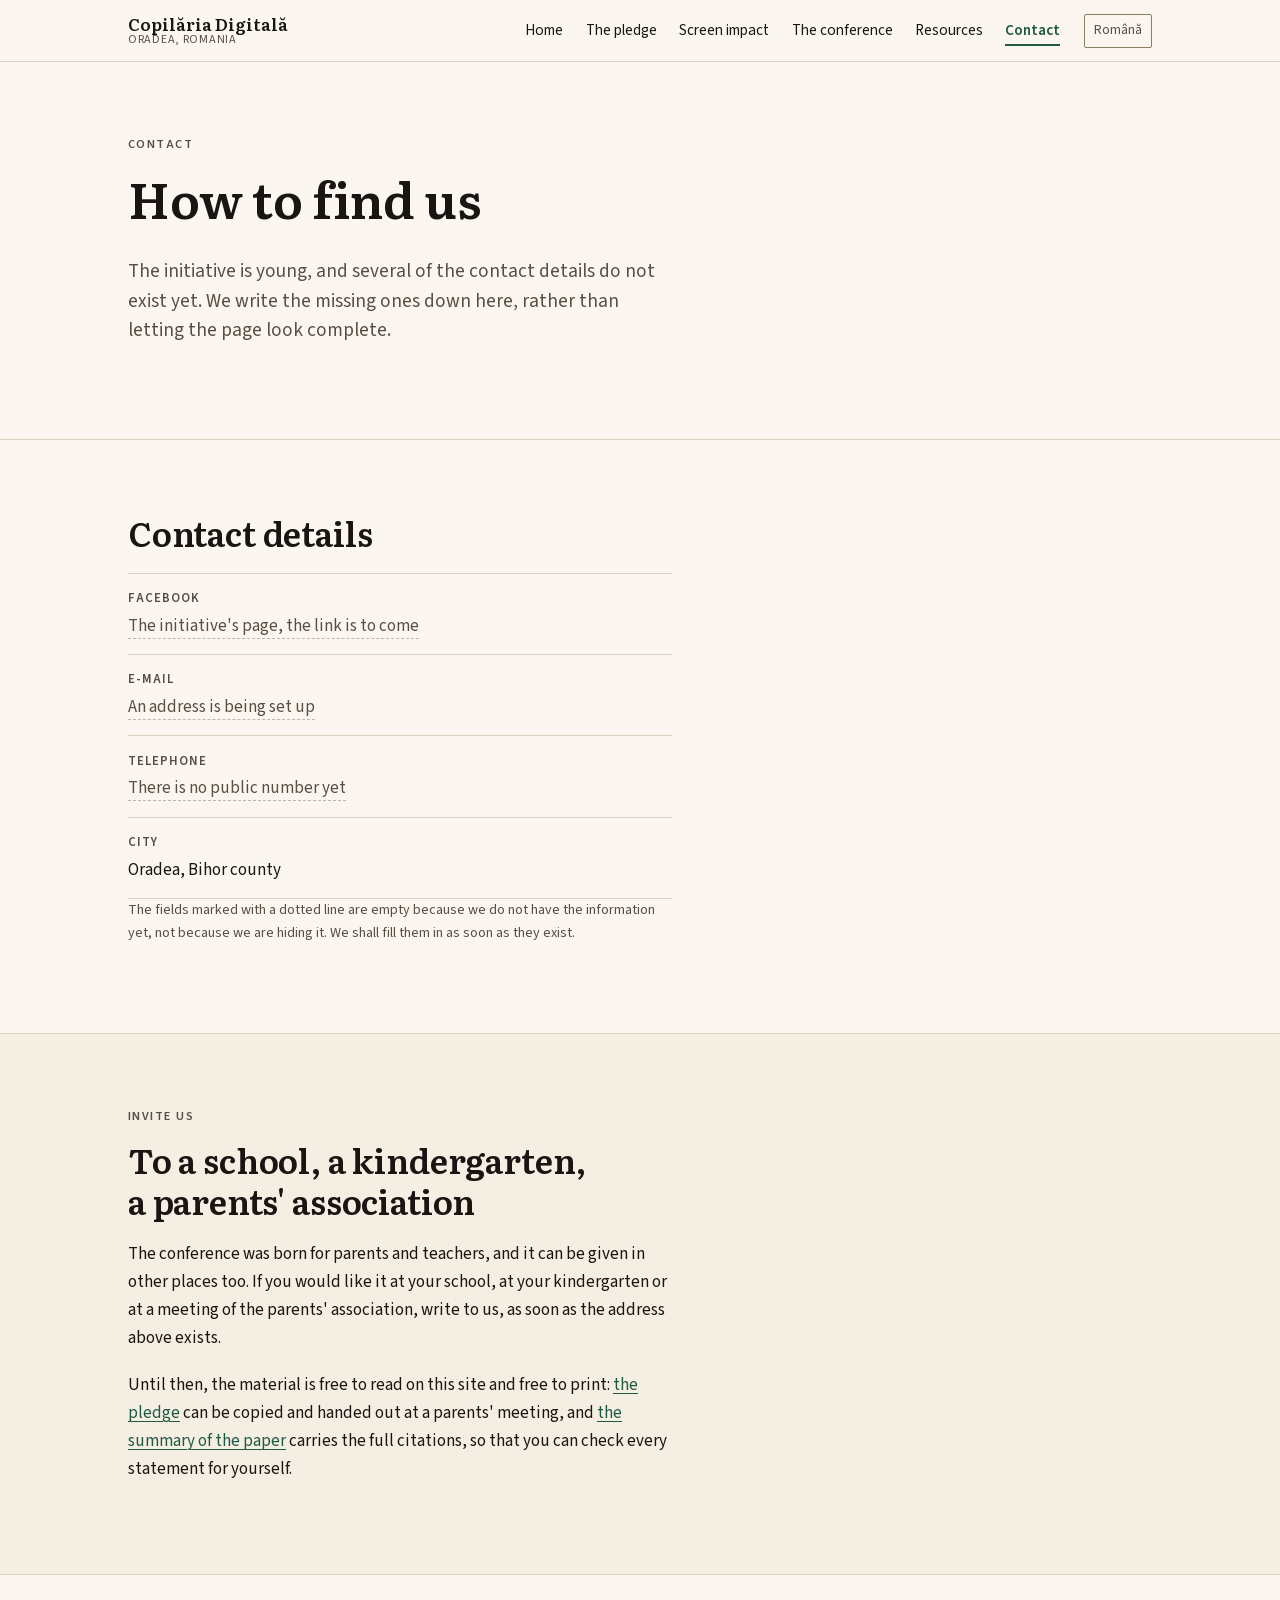
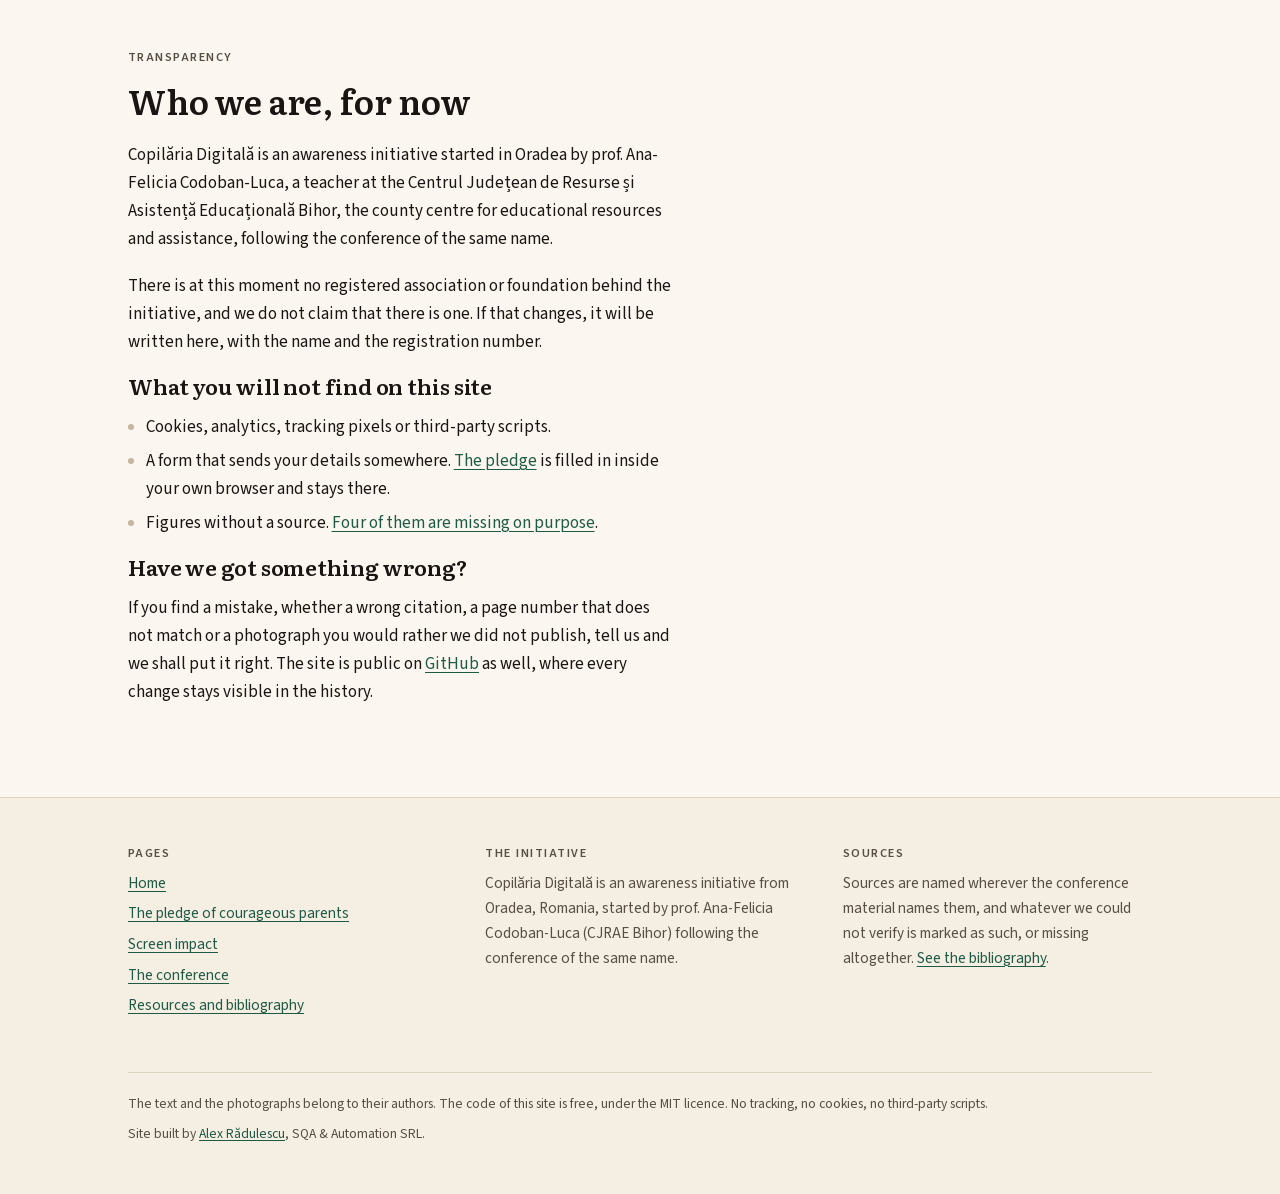
<file: en/contact/index.html>
<!doctype html>
<html lang="en">
<head>
<meta charset="utf-8">
<meta name="viewport" content="width=device-width, initial-scale=1">
<title>Contact · Copilăria Digitală</title>
<meta name="description" content="How to find us, how to invite us into a school or a kindergarten, and which contact details are still missing from this site.">
<link rel="canonical" href="https://copilariadigitala.github.io/en/contact/">
<link rel="alternate" hreflang="ro" href="https://copilariadigitala.github.io/contact/">
<link rel="alternate" hreflang="en" href="https://copilariadigitala.github.io/en/contact/">
<link rel="alternate" hreflang="x-default" href="https://copilariadigitala.github.io/">
<meta property="og:type" content="website">
<meta property="og:locale" content="en_GB">
<meta property="og:site_name" content="Copilăria Digitală">
<meta property="og:title" content="Contact · Copilăria Digitală">
<meta property="og:description" content="How to find us and how to invite us into a school or a kindergarten.">
<meta property="og:url" content="https://copilariadigitala.github.io/en/contact/">
<meta property="og:image" content="https://copilariadigitala.github.io/assets/img/key-visual-960.jpg">
<meta name="twitter:card" content="summary_large_image">
<link rel="icon" href="/assets/favicon.svg" type="image/svg+xml">
<link rel="preload" as="font" type="font/woff2" href="/assets/fonts/literata-600.woff2" crossorigin>
<link rel="preload" as="font" type="font/woff2" href="/assets/fonts/source-sans-3-400.woff2" crossorigin>
<link rel="stylesheet" href="/assets/site.css">
<script src="/assets/site.js" defer></script>
</head>
<body>
<a class="skip-link" href="#main">Skip to content</a>

<header class="site-header">
  <div class="wrap">
    <a class="brand" href="/en/">Copilăria Digitală<span>Oradea, Romania</span></a>
    <nav class="nav" aria-label="Main navigation">
      <ul>
        <li><a href="/en/">Home</a></li>
        <li><a href="/en/pledge/">The pledge</a></li>
        <li><a href="/en/screen-impact/">Screen impact</a></li>
        <li><a href="/en/conference/">The conference</a></li>
        <li><a href="/en/resources/">Resources</a></li>
        <li><a href="/en/contact/" aria-current="page">Contact</a></li>
      </ul>
    </nav>
    <a class="lang-switch" href="/contact/" lang="ro" hreflang="ro">Română</a>
  </div>
</header>

<main id="main">

  <section class="section">
    <div class="wrap prose">
      <p class="eyebrow">Contact</p>
      <h1>How to find us</h1>
      <p class="lede">The initiative is young, and several of the contact details do not exist
        yet. We write the missing ones down here, rather than letting the page look
        complete.</p>
    </div>
  </section>

  <section class="section" aria-labelledby="details">
    <div class="wrap prose">
      <h2 id="details">Contact details</h2>
      <dl class="contact-list">
        <div>
          <dt>Facebook</dt>
          <dd><span class="placeholder">The initiative's page, the link is to come</span></dd>
        </div>
        <div>
          <dt>E-mail</dt>
          <dd><span class="placeholder">An address is being set up</span></dd>
        </div>
        <div>
          <dt>Telephone</dt>
          <dd><span class="placeholder">There is no public number yet</span></dd>
        </div>
        <div>
          <dt>City</dt>
          <dd>Oradea, Bihor county</dd>
        </div>
      </dl>
      <p class="attrib">The fields marked with a dotted line are empty because we do not have
        the information yet, not because we are hiding it. We shall fill them in as soon as
        they exist.</p>
    </div>
  </section>

  <section class="section section--sunk" aria-labelledby="invitation">
    <div class="wrap prose">
      <p class="eyebrow">Invite us</p>
      <h2 id="invitation">To a school, a kindergarten, a parents' association</h2>
      <p>The conference was born for parents and teachers, and it can be given in other places
        too. If you would like it at your school, at your kindergarten or at a meeting of the
        parents' association, write to us, as soon as the address above exists.</p>
      <p>Until then, the material is free to read on this site and free to print:
        <a href="/en/pledge/">the pledge</a> can be copied and handed out at a parents'
        meeting, and <a href="/en/screen-impact/">the summary of the paper</a> carries the full
        citations, so that you can check every statement for yourself.</p>
    </div>
  </section>

  <section class="section" aria-labelledby="who">
    <div class="wrap prose">
      <p class="eyebrow">Transparency</p>
      <h2 id="who">Who we are, for now</h2>
      <p>Copilăria Digitală is an awareness initiative started in Oradea by
        prof. Ana-Felicia Codoban-Luca, a teacher at the <span lang="ro">Centrul Județean de
        Resurse și Asistență Educațională</span> Bihor, the county centre for educational
        resources and assistance, following the conference of the same name.</p>
      <p>There is at this moment no registered association or foundation behind the
        initiative, and we do not claim that there is one. If that changes, it will be written
        here, with the name and the registration number.</p>

      <h3>What you will not find on this site</h3>
      <ul class="tight">
        <li>Cookies, analytics, tracking pixels or third-party scripts.</li>
        <li>A form that sends your details somewhere. <a href="/en/pledge/">The pledge</a> is
          filled in inside your own browser and stays there.</li>
        <li>Figures without a source. <a href="/en/screen-impact/#romania">Four of them are
          missing on purpose</a>.</li>
      </ul>

      <h3>Have we got something wrong?</h3>
      <p>If you find a mistake, whether a wrong citation, a page number that does not match or
        a photograph you would rather we did not publish, tell us and we shall put it right.
        The site is public on <a href="https://github.com/copilariadigitala/copilariadigitala.github.io" rel="noopener">GitHub</a>
        as well, where every change stays visible in the history.</p>
    </div>
  </section>

</main>

<footer class="site-footer">
  <div class="wrap">
    <div class="footer-grid">
      <div>
        <h2>Pages</h2>
        <ul>
          <li><a href="/en/">Home</a></li>
          <li><a href="/en/pledge/">The pledge of courageous parents</a></li>
          <li><a href="/en/screen-impact/">Screen impact</a></li>
          <li><a href="/en/conference/">The conference</a></li>
          <li><a href="/en/resources/">Resources and bibliography</a></li>
        </ul>
      </div>
      <div>
        <h2>The initiative</h2>
        <p>Copilăria Digitală is an awareness initiative from Oradea, Romania, started by
          prof. Ana-Felicia Codoban-Luca (CJRAE Bihor) following the conference of the same
          name.</p>
      </div>
      <div>
        <h2>Sources</h2>
        <p>Sources are named wherever the conference material names them, and whatever we
          could not verify is marked as such, or missing altogether.
          <a href="/en/resources/#bibliography">See the bibliography</a>.</p>
      </div>
    </div>
    <p class="colophon">The text and the photographs belong to their authors. The code of this
      site is free, under the MIT licence. No tracking, no cookies, no third-party scripts.</p>
    <p class="credit">Site built by <a href="https://separatio.github.io/" rel="noopener">Alex
      Rădulescu</a>, SQA &amp; Automation SRL.</p>
  </div>
</footer>

</body>
</html>
</file>
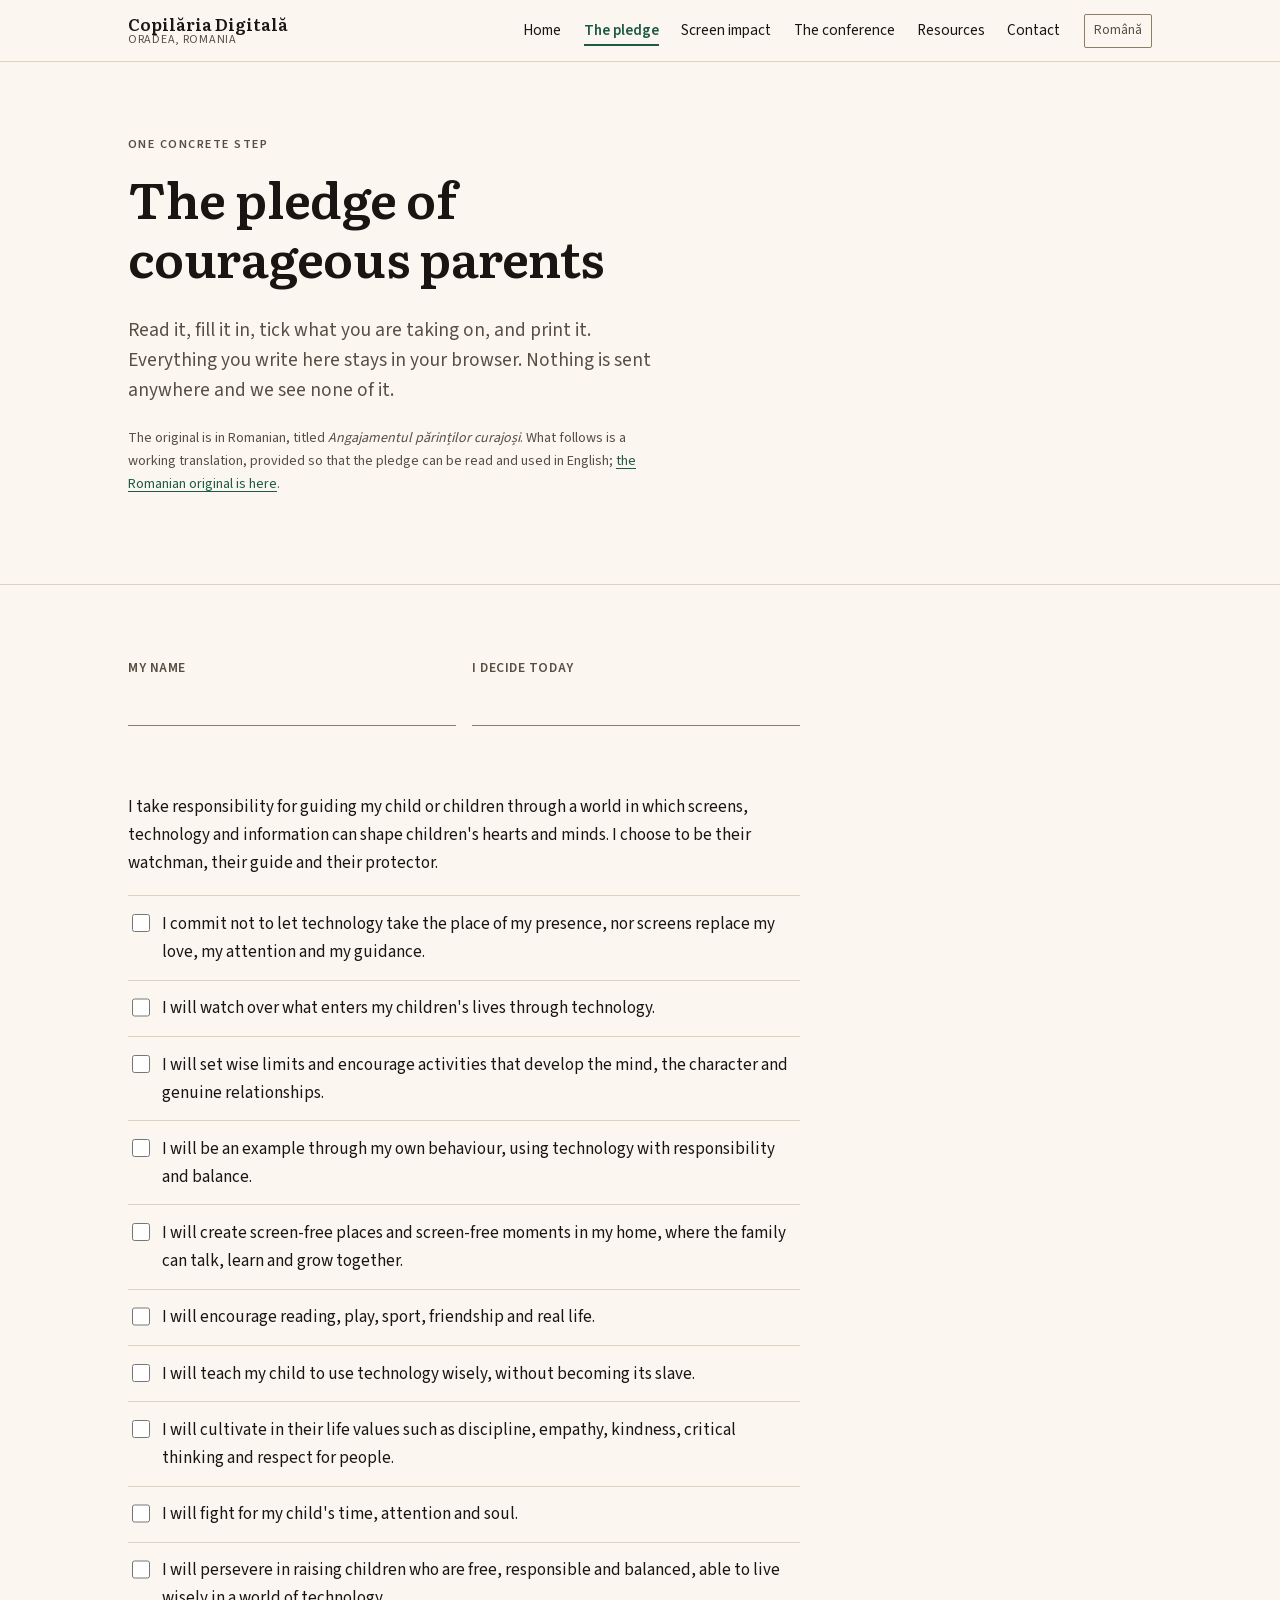
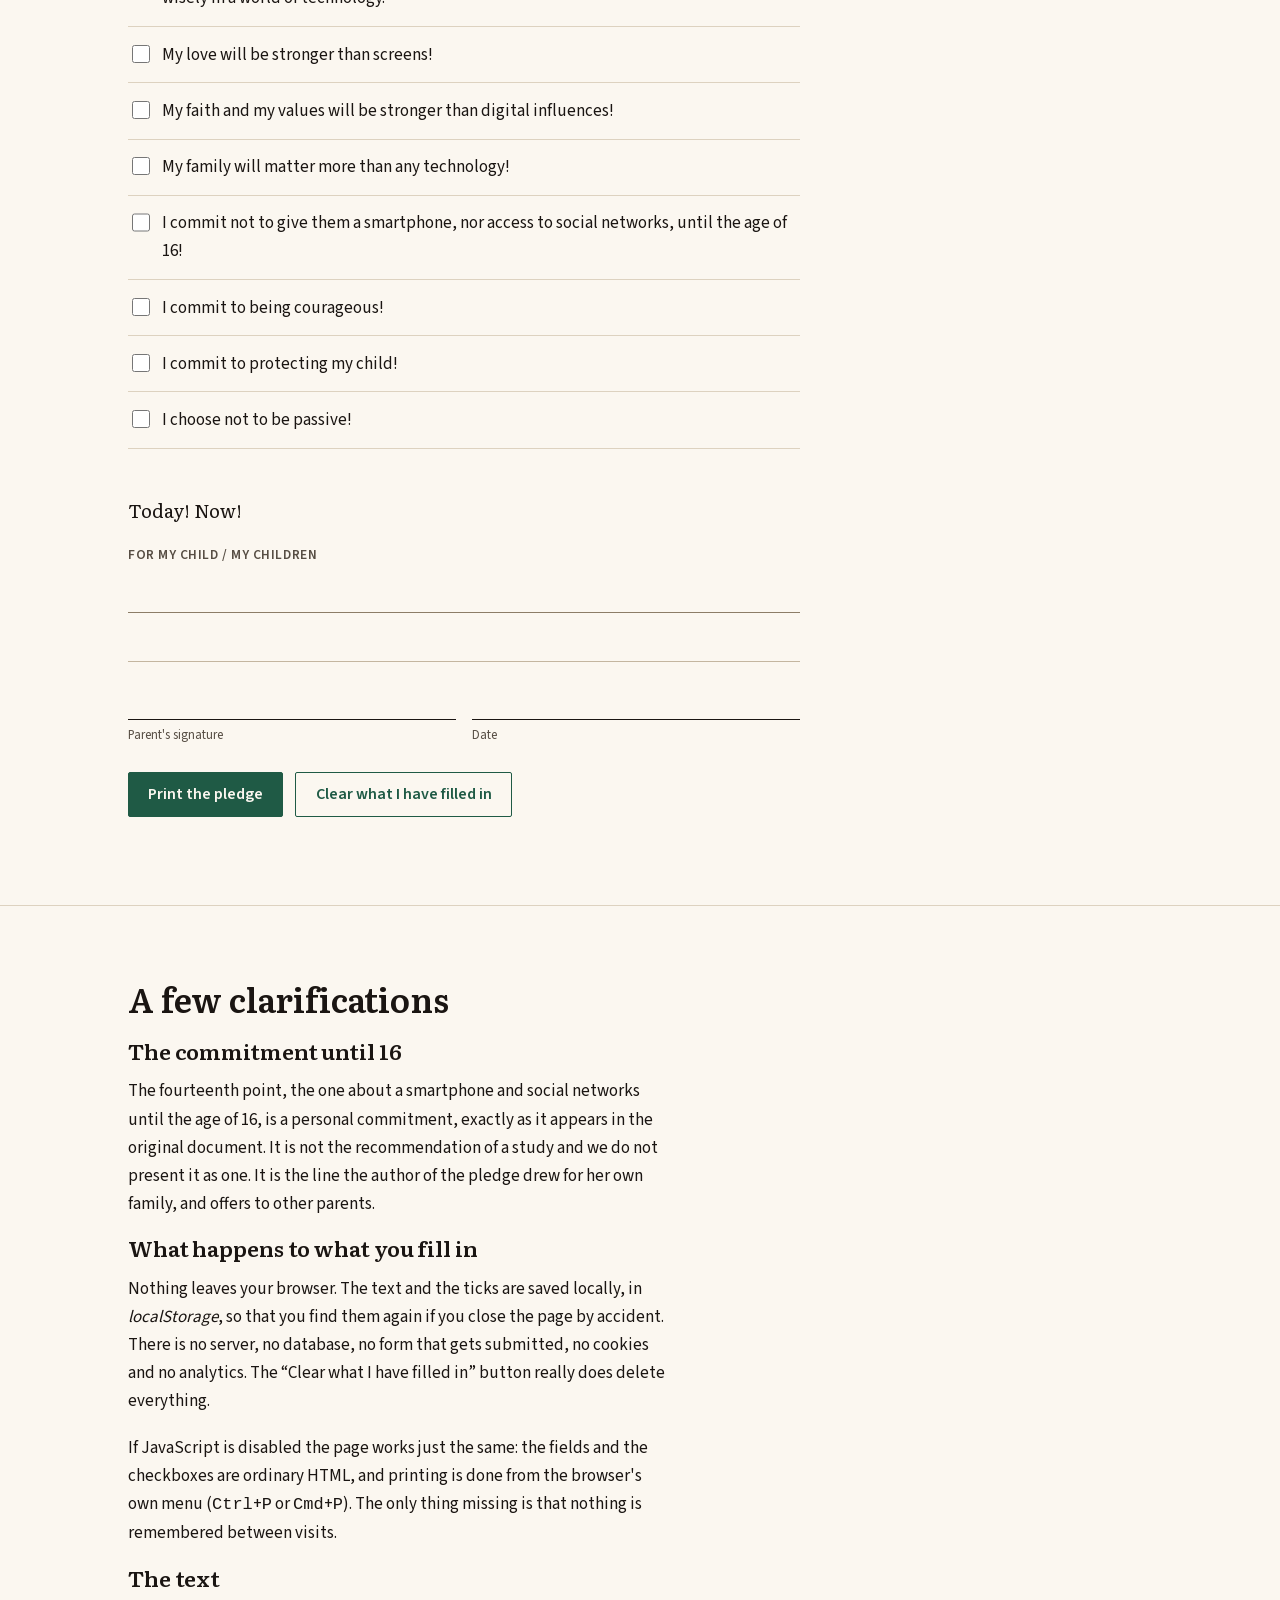
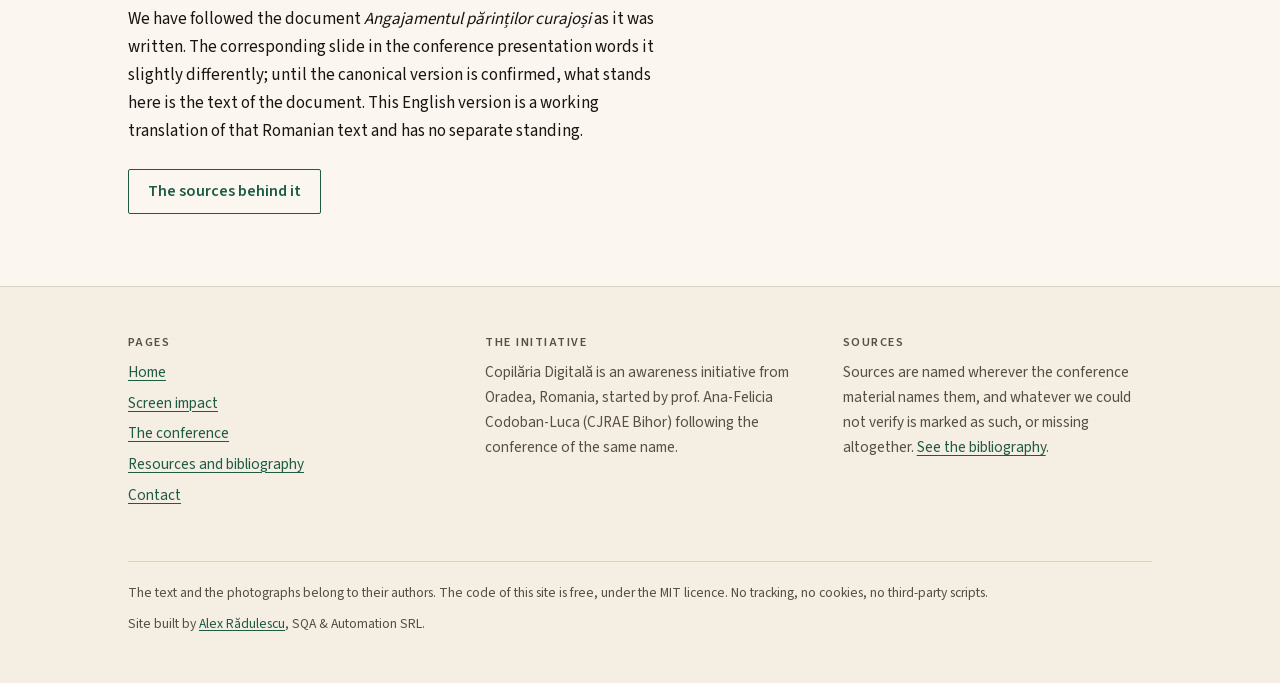
<file: en/pledge/index.html>
<!doctype html>
<html lang="en">
<head>
<meta charset="utf-8">
<meta name="viewport" content="width=device-width, initial-scale=1">
<title>The pledge of courageous parents · Copilăria Digitală</title>
<meta name="description" content="Seventeen commitments a parent can read, tick, sign and print. You fill it in on the page and it stays in your browser. Nothing is sent anywhere.">
<link rel="canonical" href="https://copilariadigitala.github.io/en/pledge/">
<link rel="alternate" hreflang="ro" href="https://copilariadigitala.github.io/angajament/">
<link rel="alternate" hreflang="en" href="https://copilariadigitala.github.io/en/pledge/">
<link rel="alternate" hreflang="x-default" href="https://copilariadigitala.github.io/">
<meta property="og:type" content="article">
<meta property="og:locale" content="en_GB">
<meta property="og:site_name" content="Copilăria Digitală">
<meta property="og:title" content="The pledge of courageous parents">
<meta property="og:description" content="Seventeen commitments a parent can read, tick, sign and print.">
<meta property="og:url" content="https://copilariadigitala.github.io/en/pledge/">
<meta property="og:image" content="https://copilariadigitala.github.io/assets/img/key-visual-960.jpg">
<meta name="twitter:card" content="summary_large_image">
<link rel="icon" href="/assets/favicon.svg" type="image/svg+xml">
<link rel="preload" as="font" type="font/woff2" href="/assets/fonts/literata-600.woff2" crossorigin>
<link rel="preload" as="font" type="font/woff2" href="/assets/fonts/source-sans-3-400.woff2" crossorigin>
<link rel="stylesheet" href="/assets/site.css">
<script src="/assets/site.js" defer></script>
</head>
<body>
<a class="skip-link" href="#main">Skip to content</a>

<header class="site-header">
  <div class="wrap">
    <a class="brand" href="/en/">Copilăria Digitală<span>Oradea, Romania</span></a>
    <nav class="nav" aria-label="Main navigation">
      <ul>
        <li><a href="/en/">Home</a></li>
        <li><a href="/en/pledge/" aria-current="page">The pledge</a></li>
        <li><a href="/en/screen-impact/">Screen impact</a></li>
        <li><a href="/en/conference/">The conference</a></li>
        <li><a href="/en/resources/">Resources</a></li>
        <li><a href="/en/contact/">Contact</a></li>
      </ul>
    </nav>
    <a class="lang-switch" href="/angajament/" lang="ro" hreflang="ro">Română</a>
  </div>
</header>

<main id="main">

  <section class="section">
    <div class="wrap prose">
      <p class="eyebrow no-print">One concrete step</p>
      <h1>The pledge of courageous parents</h1>
      <p class="lede no-print">Read it, fill it in, tick what you are taking on, and print it.
        Everything you write here stays in your browser. Nothing is sent anywhere and we see
        none of it.</p>
      <p class="attrib no-print">The original is in Romanian, titled
        <i lang="ro">Angajamentul părinților curajoși</i>. What follows is a working
        translation, provided so that the pledge can be read and used in English;
        <a href="/angajament/" lang="ro" hreflang="ro">the Romanian original is here</a>.</p>
    </div>
  </section>

  <section class="section">
    <div class="wrap">
      <div class="pledge" data-pledge>

        <div class="pledge-meta">
          <p class="field">
            <label for="name">My name</label>
            <input id="name" name="nume" type="text" autocomplete="name">
          </p>
          <p class="field">
            <label for="date">I decide today</label>
            <input id="date" name="data" type="text" inputmode="numeric" placeholder="">
          </p>
        </div>

        <p>I take responsibility for guiding my child or children through a world in which
          screens, technology and information can shape children's hearts and minds. I choose
          to be their watchman, their guide and their protector.</p>

        <ul class="commitments">
          <li><label><input type="checkbox" name="v1"><span>I commit not to let technology
            take the place of my presence, nor screens replace my love, my attention and my
            guidance.</span></label></li>
          <li><label><input type="checkbox" name="v2"><span>I will watch over what enters my
            children's lives through technology.</span></label></li>
          <li><label><input type="checkbox" name="v3"><span>I will set wise limits and
            encourage activities that develop the mind, the character and genuine
            relationships.</span></label></li>
          <li><label><input type="checkbox" name="v4"><span>I will be an example through my
            own behaviour, using technology with responsibility and balance.</span></label></li>
          <li><label><input type="checkbox" name="v5"><span>I will create screen-free places
            and screen-free moments in my home, where the family can talk, learn and grow
            together.</span></label></li>
          <li><label><input type="checkbox" name="v6"><span>I will encourage reading, play,
            sport, friendship and real life.</span></label></li>
          <li><label><input type="checkbox" name="v7"><span>I will teach my child to use
            technology wisely, without becoming its slave.</span></label></li>
          <li><label><input type="checkbox" name="v8"><span>I will cultivate in their life
            values such as discipline, empathy, kindness, critical thinking and respect for
            people.</span></label></li>
          <li><label><input type="checkbox" name="v9"><span>I will fight for my child's time,
            attention and soul.</span></label></li>
          <li><label><input type="checkbox" name="v10"><span>I will persevere in raising
            children who are free, responsible and balanced, able to live wisely in a world of
            technology.</span></label></li>
          <li><label><input type="checkbox" name="v11"><span>My love will be stronger than
            screens!</span></label></li>
          <li><label><input type="checkbox" name="v12"><span>My faith and my values will be
            stronger than digital influences!</span></label></li>
          <li><label><input type="checkbox" name="v13"><span>My family will matter more than
            any technology!</span></label></li>
          <li><label><input type="checkbox" name="v14"><span>I commit not to give them a
            smartphone, nor access to social networks, until the age of 16!</span></label></li>
          <li><label><input type="checkbox" name="v15"><span>I commit to being
            courageous!</span></label></li>
          <li><label><input type="checkbox" name="v16"><span>I commit to protecting my
            child!</span></label></li>
          <li><label><input type="checkbox" name="v17"><span>I choose not to be
            passive!</span></label></li>
        </ul>

        <p class="pledge-close">Today! Now!</p>

        <p class="field">
          <label for="children">For my child / my children</label>
          <input id="children" name="copii" type="text">
        </p>

        <div class="signature">
          <div>
            <div class="sig-line"></div>
            <span>Parent's signature</span>
          </div>
          <div>
            <div class="sig-line"></div>
            <span>Date</span>
          </div>
        </div>

        <div class="btn-row no-print">
          <button class="btn" type="button" data-pledge-print hidden>Print the pledge</button>
          <button class="btn btn--ghost" type="button" data-pledge-clear hidden>Clear what I
            have filled in</button>
        </div>
        <p class="saved-note no-print" data-pledge-status data-saved-label="Saved in this browser."></p>
      </div>
    </div>
  </section>

  <section class="section no-print" aria-labelledby="notes">
    <div class="wrap prose">
      <h2 id="notes">A few clarifications</h2>

      <h3>The commitment until 16</h3>
      <p>The fourteenth point, the one about a smartphone and social networks until the age of
        16, is a personal commitment, exactly as it appears in the original document. It is not
        the recommendation of a study and we do not present it as one. It is the line the
        author of the pledge drew for her own family, and offers to other parents.</p>

      <h3>What happens to what you fill in</h3>
      <p>Nothing leaves your browser. The text and the ticks are saved locally, in
        <i>localStorage</i>, so that you find them again if you close the page by accident.
        There is no server, no database, no form that gets submitted, no cookies and no
        analytics. The “Clear what I have filled in” button really does delete everything.</p>
      <p>If JavaScript is disabled the page works just the same: the fields and the checkboxes
        are ordinary HTML, and printing is done from the browser's own menu
        (<kbd>Ctrl</kbd>+<kbd>P</kbd> or <kbd>Cmd</kbd>+<kbd>P</kbd>). The only thing missing
        is that nothing is remembered between visits.</p>

      <h3>The text</h3>
      <p>We have followed the document <i lang="ro">Angajamentul părinților curajoși</i> as it
        was written. The corresponding slide in the conference presentation words it slightly
        differently; until the canonical version is confirmed, what stands here is the text of
        the document. This English version is a working translation of that Romanian text and
        has no separate standing.</p>

      <div class="btn-row">
        <a class="btn btn--ghost" href="/en/screen-impact/">The sources behind it</a>
      </div>
    </div>
  </section>

</main>

<footer class="site-footer no-print">
  <div class="wrap">
    <div class="footer-grid">
      <div>
        <h2>Pages</h2>
        <ul>
          <li><a href="/en/">Home</a></li>
          <li><a href="/en/screen-impact/">Screen impact</a></li>
          <li><a href="/en/conference/">The conference</a></li>
          <li><a href="/en/resources/">Resources and bibliography</a></li>
          <li><a href="/en/contact/">Contact</a></li>
        </ul>
      </div>
      <div>
        <h2>The initiative</h2>
        <p>Copilăria Digitală is an awareness initiative from Oradea, Romania, started by
          prof. Ana-Felicia Codoban-Luca (CJRAE Bihor) following the conference of the same
          name.</p>
      </div>
      <div>
        <h2>Sources</h2>
        <p>Sources are named wherever the conference material names them, and whatever we
          could not verify is marked as such, or missing altogether.
          <a href="/en/resources/#bibliography">See the bibliography</a>.</p>
      </div>
    </div>
    <p class="colophon">The text and the photographs belong to their authors. The code of this
      site is free, under the MIT licence. No tracking, no cookies, no third-party scripts.</p>
    <p class="credit">Site built by <a href="https://separatio.github.io/" rel="noopener">Alex
      Rădulescu</a>, SQA &amp; Automation SRL.</p>
  </div>
</footer>

</body>
</html>
</file>
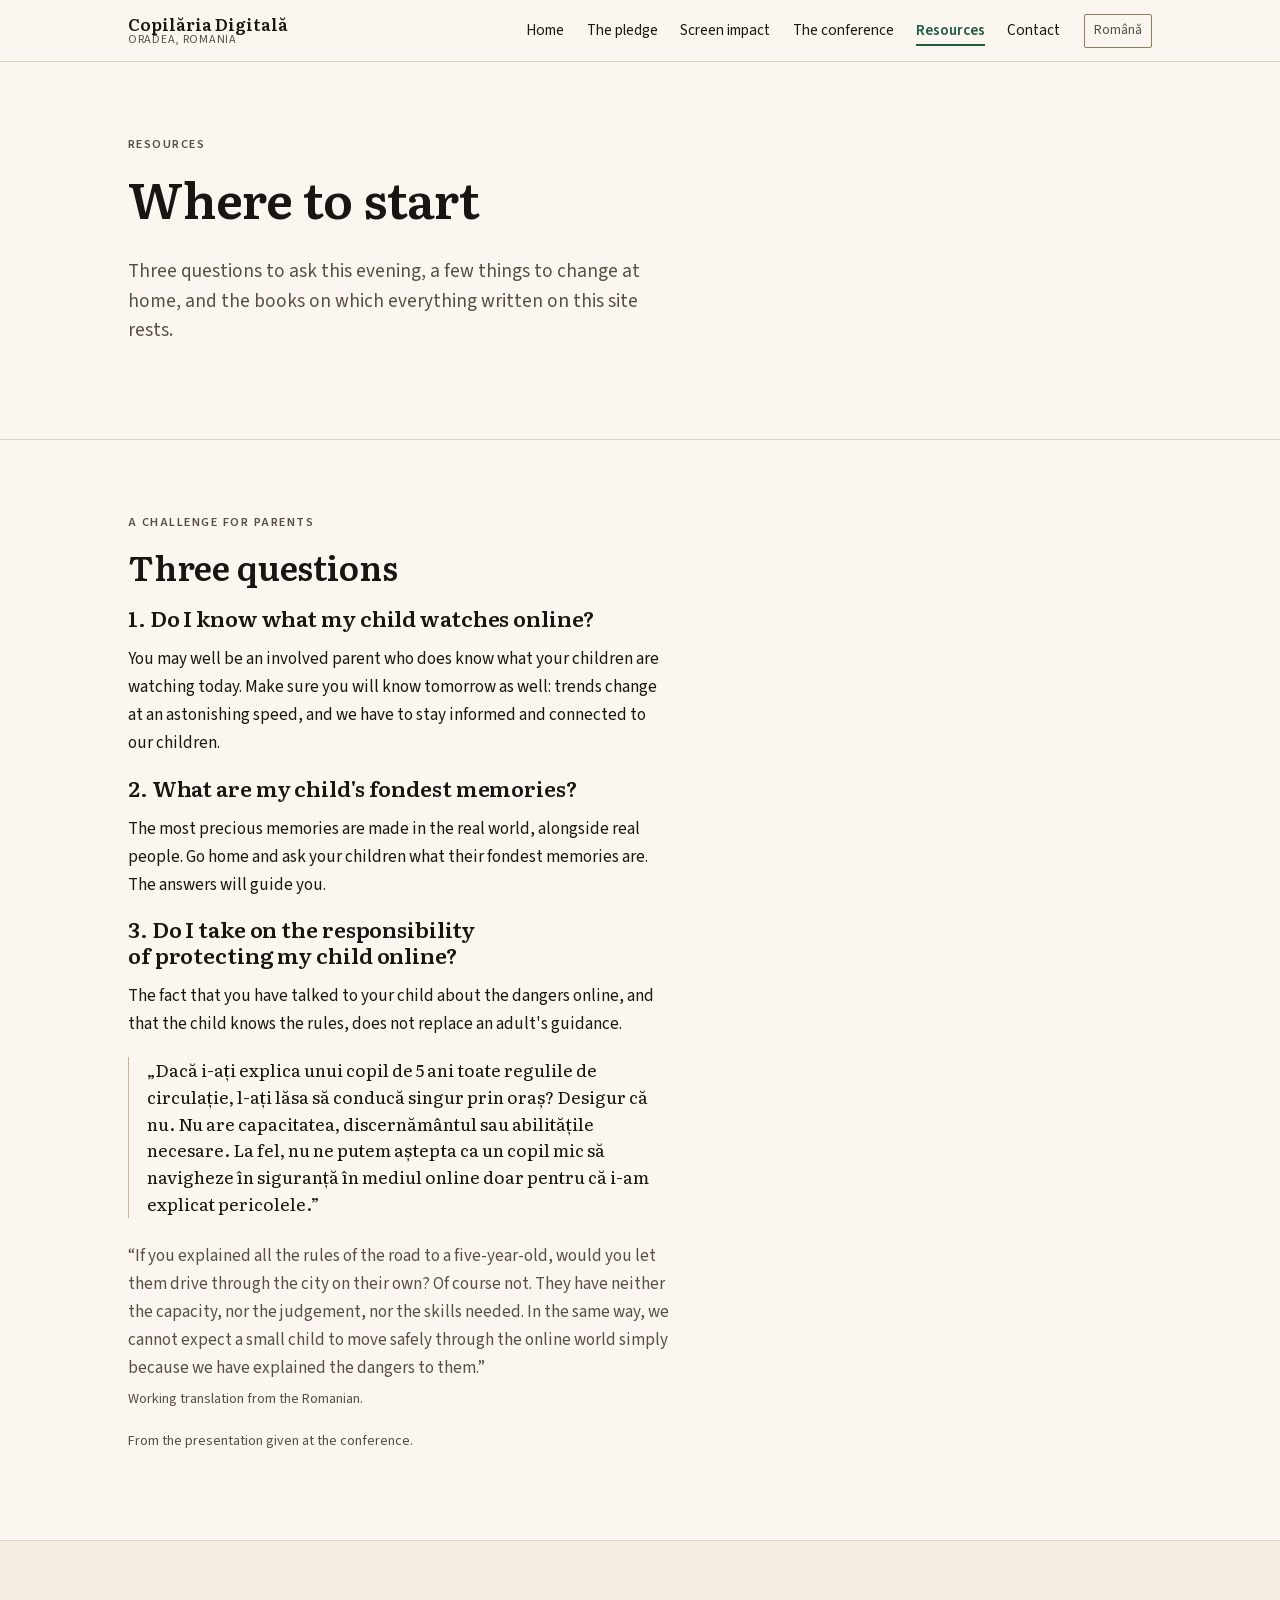
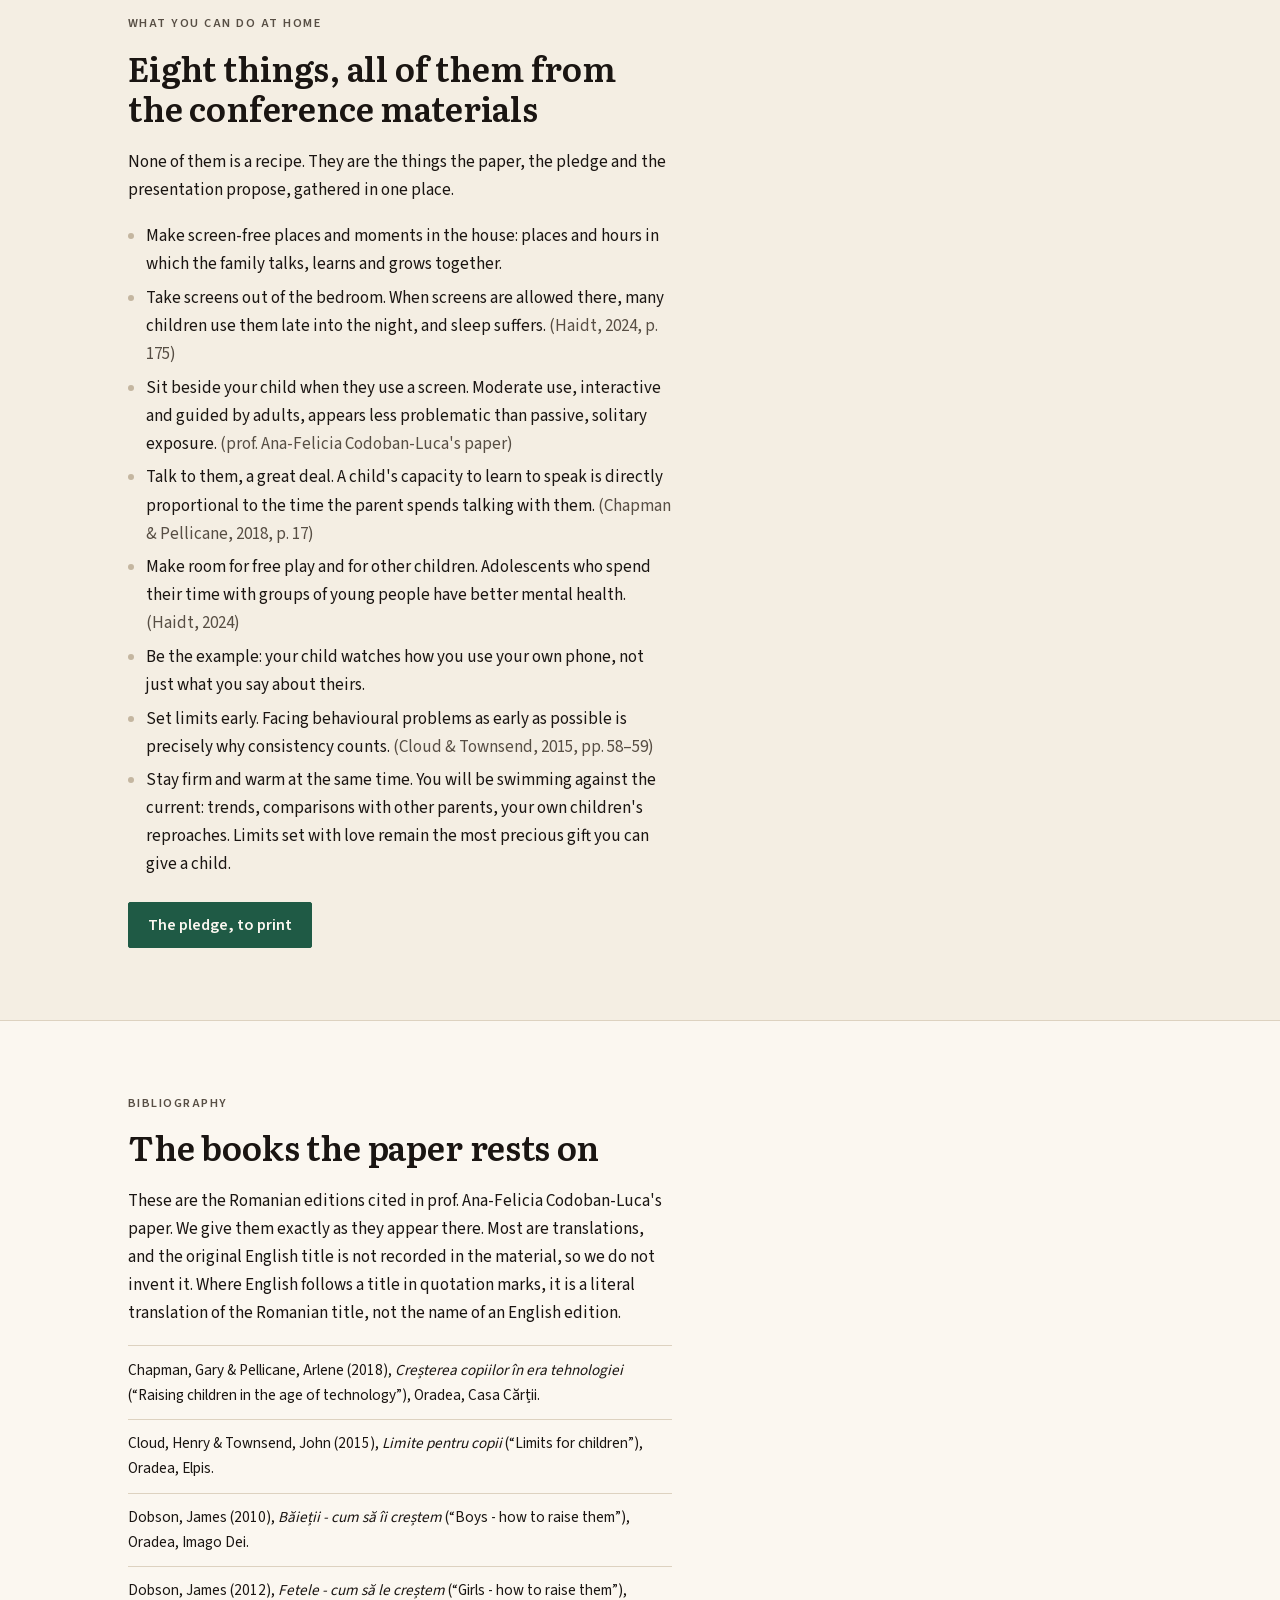
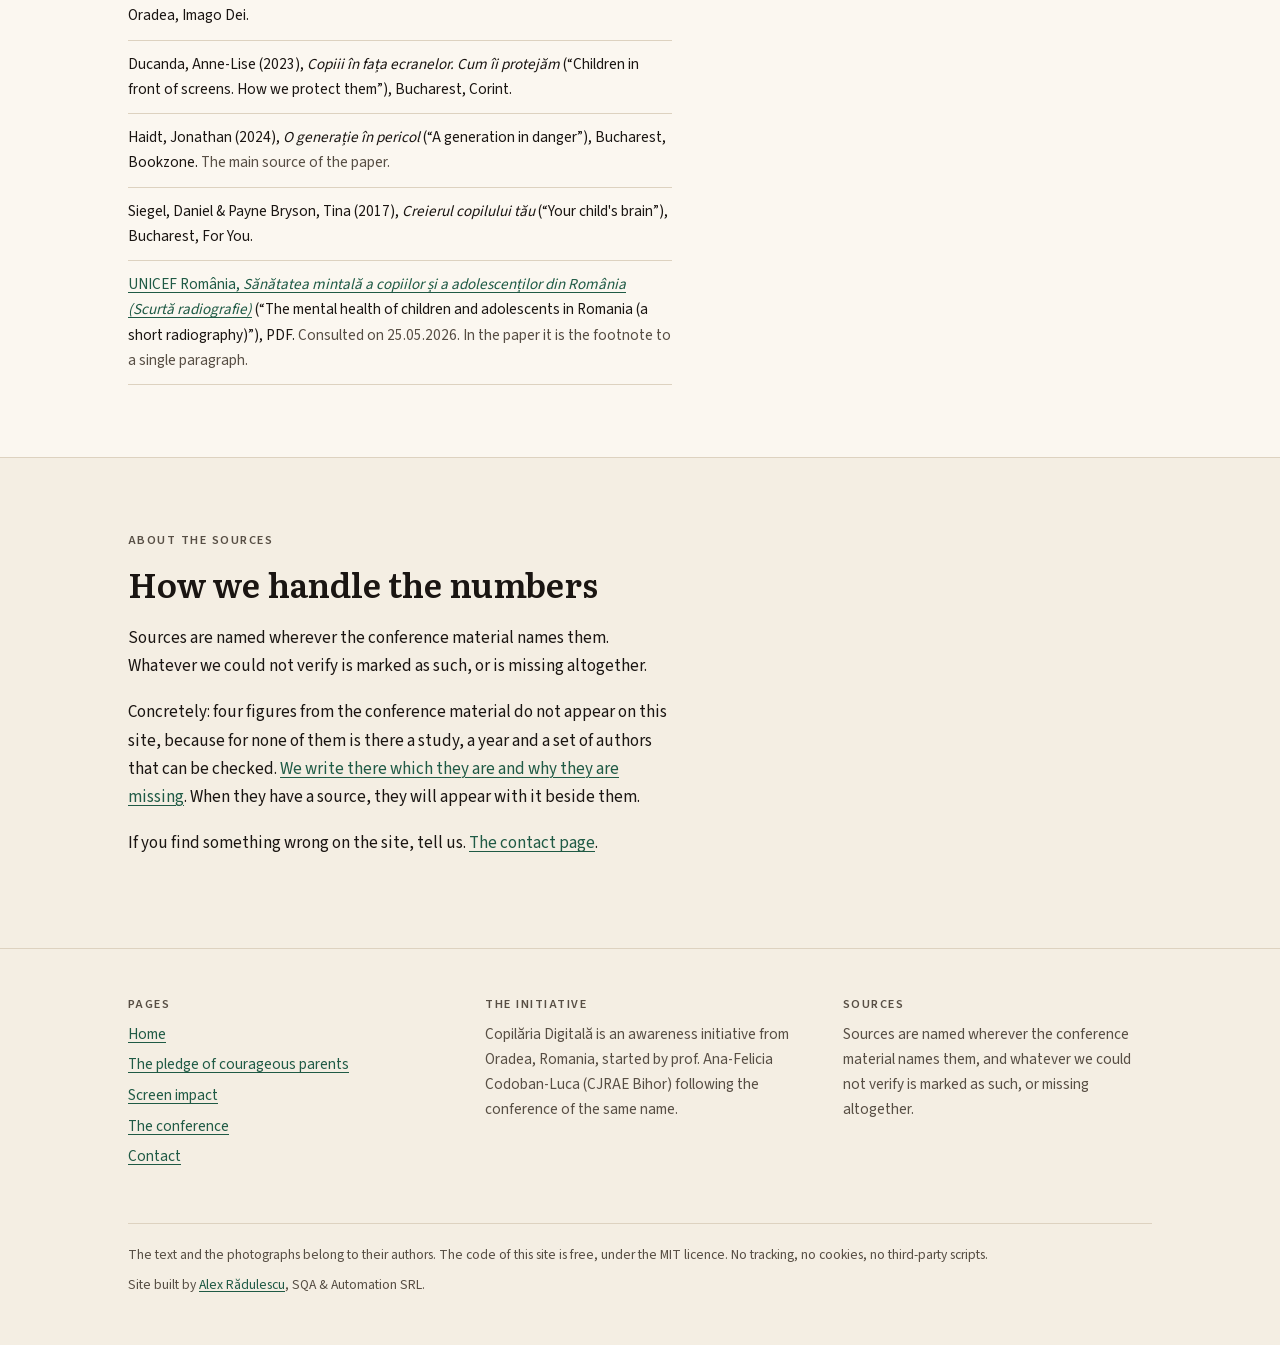
<file: en/resources/index.html>
<!doctype html>
<html lang="en">
<head>
<meta charset="utf-8">
<meta name="viewport" content="width=device-width, initial-scale=1">
<title>Resources and bibliography · Copilăria Digitală</title>
<meta name="description" content="Three questions for every parent, what you can do at home, and the full bibliography of the “Copilăria digitală” conference.">
<link rel="canonical" href="https://copilariadigitala.github.io/en/resources/">
<link rel="alternate" hreflang="ro" href="https://copilariadigitala.github.io/resurse/">
<link rel="alternate" hreflang="en" href="https://copilariadigitala.github.io/en/resources/">
<link rel="alternate" hreflang="x-default" href="https://copilariadigitala.github.io/">
<meta property="og:type" content="article">
<meta property="og:locale" content="en_GB">
<meta property="og:site_name" content="Copilăria Digitală">
<meta property="og:title" content="Resources and bibliography · Copilăria Digitală">
<meta property="og:description" content="Three questions for every parent, what you can do at home, and the full bibliography of the conference.">
<meta property="og:url" content="https://copilariadigitala.github.io/en/resources/">
<meta property="og:image" content="https://copilariadigitala.github.io/assets/img/key-visual-960.jpg">
<meta name="twitter:card" content="summary_large_image">
<link rel="icon" href="/assets/favicon.svg" type="image/svg+xml">
<link rel="preload" as="font" type="font/woff2" href="/assets/fonts/literata-600.woff2" crossorigin>
<link rel="preload" as="font" type="font/woff2" href="/assets/fonts/source-sans-3-400.woff2" crossorigin>
<link rel="stylesheet" href="/assets/site.css">
<script src="/assets/site.js" defer></script>
</head>
<body>
<a class="skip-link" href="#main">Skip to content</a>

<header class="site-header">
  <div class="wrap">
    <a class="brand" href="/en/">Copilăria Digitală<span>Oradea, Romania</span></a>
    <nav class="nav" aria-label="Main navigation">
      <ul>
        <li><a href="/en/">Home</a></li>
        <li><a href="/en/pledge/">The pledge</a></li>
        <li><a href="/en/screen-impact/">Screen impact</a></li>
        <li><a href="/en/conference/">The conference</a></li>
        <li><a href="/en/resources/" aria-current="page">Resources</a></li>
        <li><a href="/en/contact/">Contact</a></li>
      </ul>
    </nav>
    <a class="lang-switch" href="/resurse/" lang="ro" hreflang="ro">Română</a>
  </div>
</header>

<main id="main">

  <section class="section">
    <div class="wrap prose">
      <p class="eyebrow">Resources</p>
      <h1>Where to start</h1>
      <p class="lede">Three questions to ask this evening, a few things to change at home,
        and the books on which everything written on this site rests.</p>
    </div>
  </section>

  <section class="section" aria-labelledby="questions">
    <div class="wrap prose">
      <p class="eyebrow">A challenge for parents</p>
      <h2 id="questions">Three questions</h2>

      <h3>1. Do I know what my child watches online?</h3>
      <p>You may well be an involved parent who does know what your children are watching
        today. Make sure you will know tomorrow as well: trends change at an astonishing
        speed, and we have to stay informed and connected to our children.</p>

      <h3>2. What are my child's fondest memories?</h3>
      <p>The most precious memories are made in the real world, alongside real people. Go
        home and ask your children what their fondest memories are. The answers will guide
        you.</p>

      <h3>3. Do I take on the responsibility of protecting my child online?</h3>
      <p>The fact that you have talked to your child about the dangers online, and that the
        child knows the rules, does not replace an adult's guidance.</p>

      <blockquote lang="ro">
        <p>„Dacă i-ați explica unui copil de 5 ani toate regulile de circulație, l-ați lăsa să
          conducă singur prin oraș? Desigur că nu. Nu are capacitatea, discernământul sau
          abilitățile necesare. La fel, nu ne putem aștepta ca un copil mic să navigheze în
          siguranță în mediul online doar pentru că i-am explicat pericolele.”</p>
      </blockquote>
      <p class="gloss" lang="en">“If you explained all the rules of the road to a five-year-old,
        would you let them drive through the city on their own? Of course not. They have
        neither the capacity, nor the judgement, nor the skills needed. In the same way, we
        cannot expect a small child to move safely through the online world simply because we
        have explained the dangers to them.” <span class="attrib">Working translation from the
        Romanian.</span></p>
      <p class="attrib">From the presentation given at the conference.</p>
    </div>
  </section>

  <section class="section section--sunk" aria-labelledby="at-home">
    <div class="wrap prose">
      <p class="eyebrow">What you can do at home</p>
      <h2 id="at-home">Eight things, all of them from the conference materials</h2>
      <p>None of them is a recipe. They are the things the paper, the pledge and the
        presentation propose, gathered in one place.</p>
      <ul class="tight">
        <li>Make screen-free places and moments in the house: places and hours in which the
          family talks, learns and grows together.</li>
        <li>Take screens out of the bedroom. When screens are allowed there, many children use
          them late into the night, and sleep suffers.
          <span class="gloss">(Haidt, 2024, p. 175)</span></li>
        <li>Sit beside your child when they use a screen. Moderate use, interactive and guided
          by adults, appears less problematic than passive, solitary exposure.
          <span class="gloss">(prof. Ana-Felicia Codoban-Luca's paper)</span></li>
        <li>Talk to them, a great deal. A child's capacity to learn to speak is directly
          proportional to the time the parent spends talking with them.
          <span class="gloss">(Chapman &amp; Pellicane, 2018, p. 17)</span></li>
        <li>Make room for free play and for other children. Adolescents who spend their time
          with groups of young people have better mental health.
          <span class="gloss">(Haidt, 2024)</span></li>
        <li>Be the example: your child watches how you use your own phone, not just what you
          say about theirs.</li>
        <li>Set limits early. Facing behavioural problems as early as possible is precisely why
          consistency counts.
          <span class="gloss">(Cloud &amp; Townsend, 2015, pp. 58–59)</span></li>
        <li>Stay firm and warm at the same time. You will be swimming against the current:
          trends, comparisons with other parents, your own children's reproaches. Limits set
          with love remain the most precious gift you can give a child.</li>
      </ul>
      <div class="btn-row">
        <a class="btn" href="/en/pledge/">The pledge, to print</a>
      </div>
    </div>
  </section>

  <section class="section" aria-labelledby="bibliography">
    <div class="wrap prose">
      <p class="eyebrow">Bibliography</p>
      <h2 id="bibliography">The books the paper rests on</h2>
      <p>These are the Romanian editions cited in prof. Ana-Felicia Codoban-Luca's paper. We
        give them exactly as they appear there. Most are translations, and the original English
        title is not recorded in the material, so we do not invent it. Where
        English follows a title in quotation marks, it is a literal translation of the Romanian
        title, not the name of an English edition.</p>
      <ul class="sources">
        <li>Chapman, Gary &amp; Pellicane, Arlene (2018), <i lang="ro">Creșterea copiilor în era
          tehnologiei</i> (“Raising children in the age of technology”), Oradea, Casa
          Cărții.</li>
        <li>Cloud, Henry &amp; Townsend, John (2015), <i lang="ro">Limite pentru copii</i>
          (“Limits for children”), Oradea, Elpis.</li>
        <li>Dobson, James (2010), <i lang="ro">Băieții - cum să îi creștem</i> (“Boys - how to
          raise them”), Oradea, Imago Dei.</li>
        <li>Dobson, James (2012), <i lang="ro">Fetele - cum să le creștem</i> (“Girls - how to
          raise them”), Oradea, Imago Dei.</li>
        <li>Ducanda, Anne-Lise (2023), <i lang="ro">Copiii în fața ecranelor. Cum îi
          protejăm</i> (“Children in front of screens. How we protect them”), Bucharest,
          Corint.</li>
        <li>Haidt, Jonathan (2024), <i lang="ro">O generație în pericol</i> (“A generation in
          danger”), Bucharest, Bookzone.
          <span class="gloss">The main source of the paper.</span></li>
        <li>Siegel, Daniel &amp; Payne Bryson, Tina (2017), <i lang="ro">Creierul copilului
          tău</i> (“Your child's brain”), Bucharest, For You.</li>
        <li><a href="https://www.unicef.org/romania/media/10911/file/S%C4%83n%C4%83tatea%20mintal%C4%83%20a%20copiilor%20%C8%99i%20a%20adolescen%C8%9Bilor%20din%20Rom%C3%A2nia%20%28Scurt%C4%83%20radiografie%29.pdf" rel="noopener">UNICEF România, <i lang="ro">Sănătatea mintală a copiilor și a adolescenților din România (Scurtă radiografie)</i></a> (“The mental health of children and adolescents in Romania (a short radiography)”), PDF.
          <span class="gloss">Consulted on 25.05.2026. In the paper it is the footnote to a
          single paragraph.</span></li>
      </ul>
    </div>
  </section>

  <section class="section section--sunk" aria-labelledby="honesty">
    <div class="wrap prose">
      <p class="eyebrow">About the sources</p>
      <h2 id="honesty">How we handle the numbers</h2>
      <p>Sources are named wherever the conference material names them. Whatever we could not
        verify is marked as such, or is missing altogether.</p>
      <p>Concretely: four figures from the conference material do not appear on this site,
        because for none of them is there a study, a year and a set of authors that can be
        checked. <a href="/en/screen-impact/#romania">We write there which they are and why
        they are missing</a>. When they have a source, they will appear with it beside
        them.</p>
      <p>If you find something wrong on the site, tell us. <a href="/en/contact/">The contact
        page</a>.</p>
    </div>
  </section>

</main>

<footer class="site-footer">
  <div class="wrap">
    <div class="footer-grid">
      <div>
        <h2>Pages</h2>
        <ul>
          <li><a href="/en/">Home</a></li>
          <li><a href="/en/pledge/">The pledge of courageous parents</a></li>
          <li><a href="/en/screen-impact/">Screen impact</a></li>
          <li><a href="/en/conference/">The conference</a></li>
          <li><a href="/en/contact/">Contact</a></li>
        </ul>
      </div>
      <div>
        <h2>The initiative</h2>
        <p>Copilăria Digitală is an awareness initiative from Oradea, Romania, started by
          prof. Ana-Felicia Codoban-Luca (CJRAE Bihor) following the conference of the same
          name.</p>
      </div>
      <div>
        <h2>Sources</h2>
        <p>Sources are named wherever the conference material names them, and whatever we
          could not verify is marked as such, or missing altogether.</p>
      </div>
    </div>
    <p class="colophon">The text and the photographs belong to their authors. The code of this
      site is free, under the MIT licence. No tracking, no cookies, no third-party scripts.</p>
    <p class="credit">Site built by <a href="https://separatio.github.io/" rel="noopener">Alex
      Rădulescu</a>, SQA &amp; Automation SRL.</p>
  </div>
</footer>

</body>
</html>
</file>
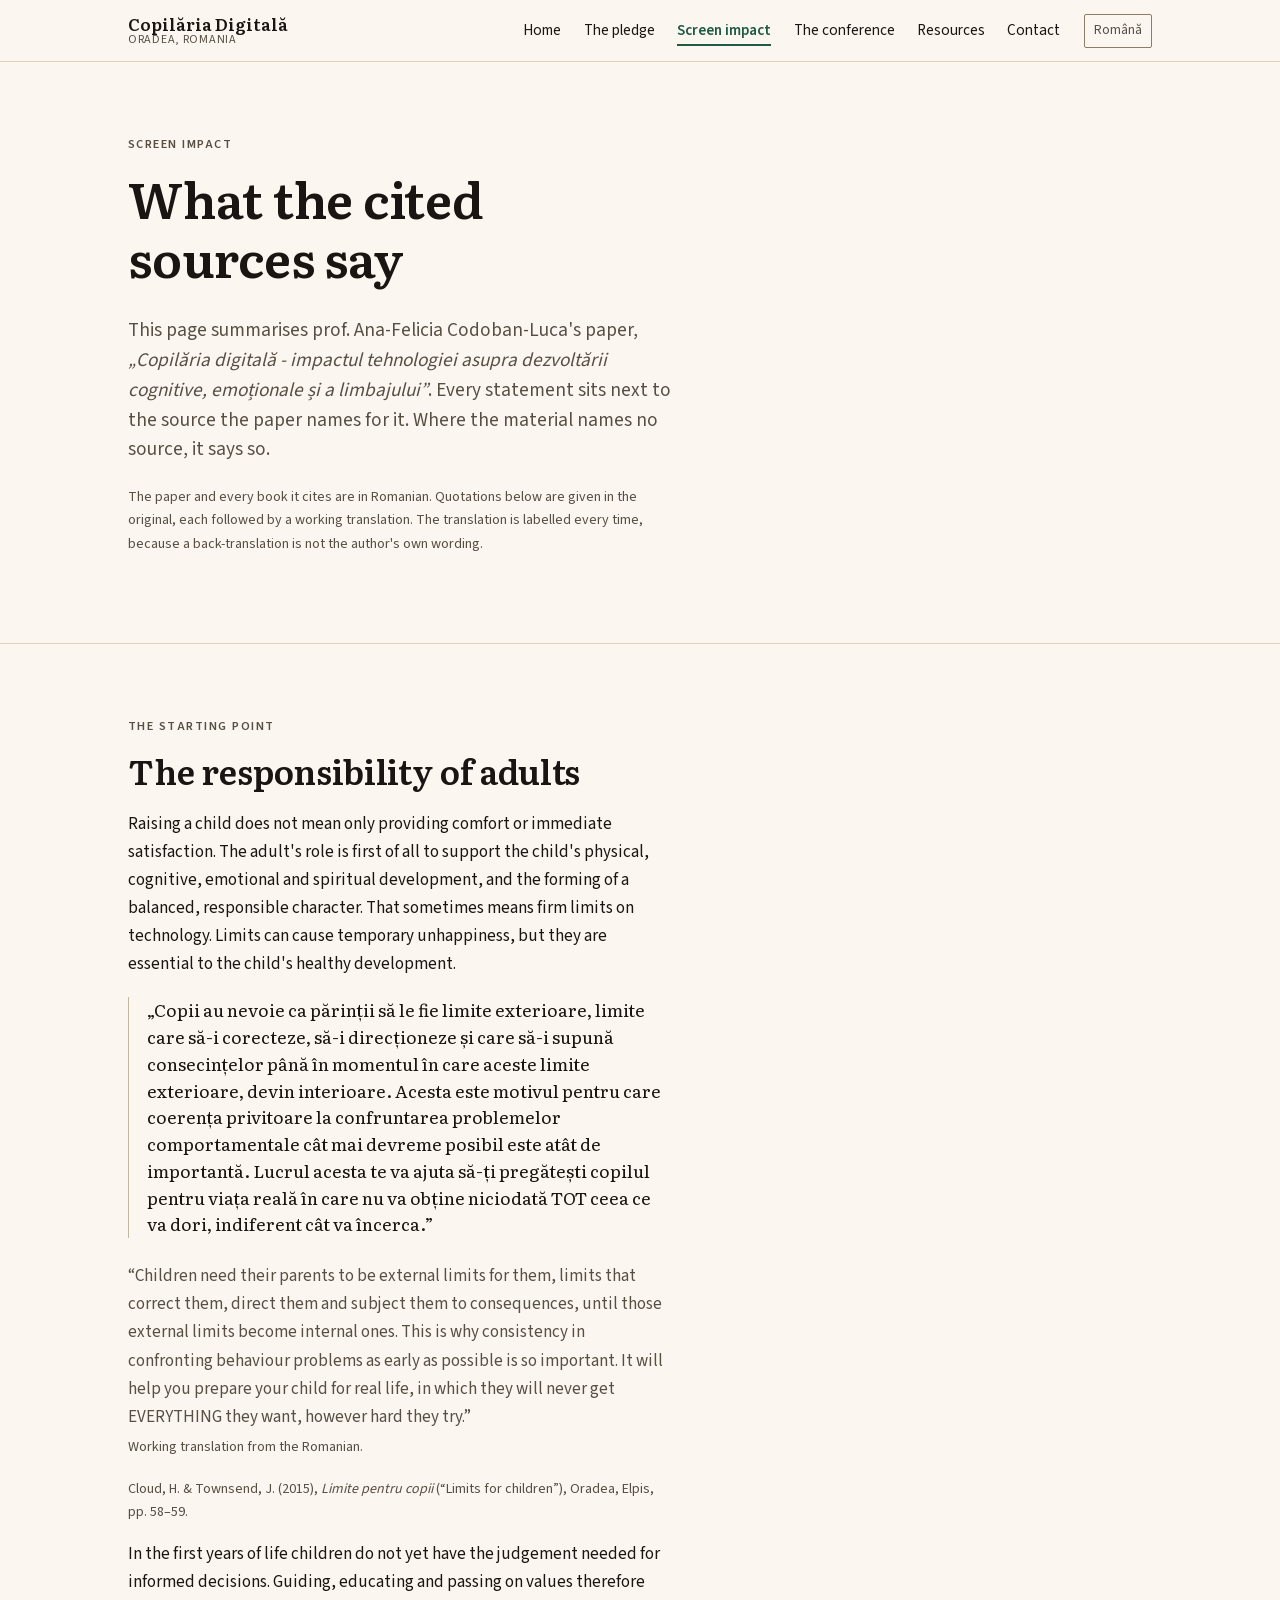
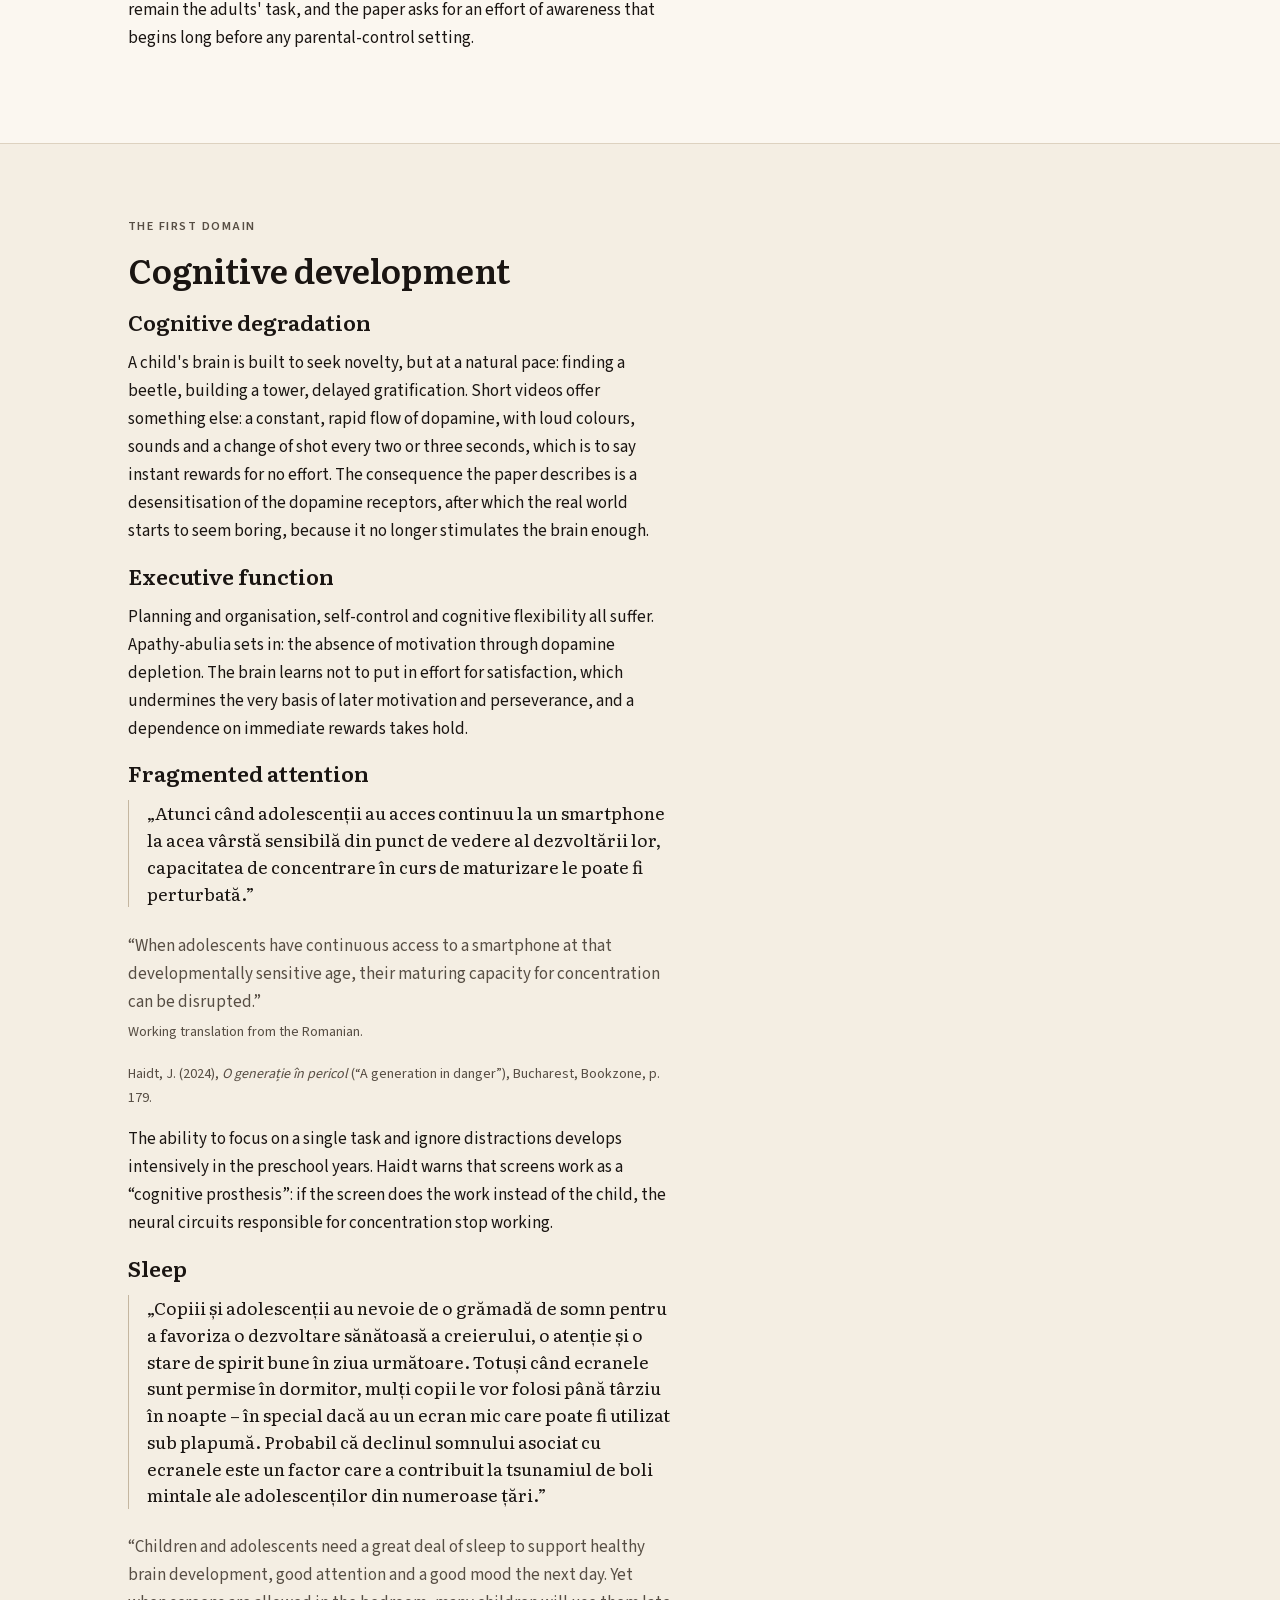
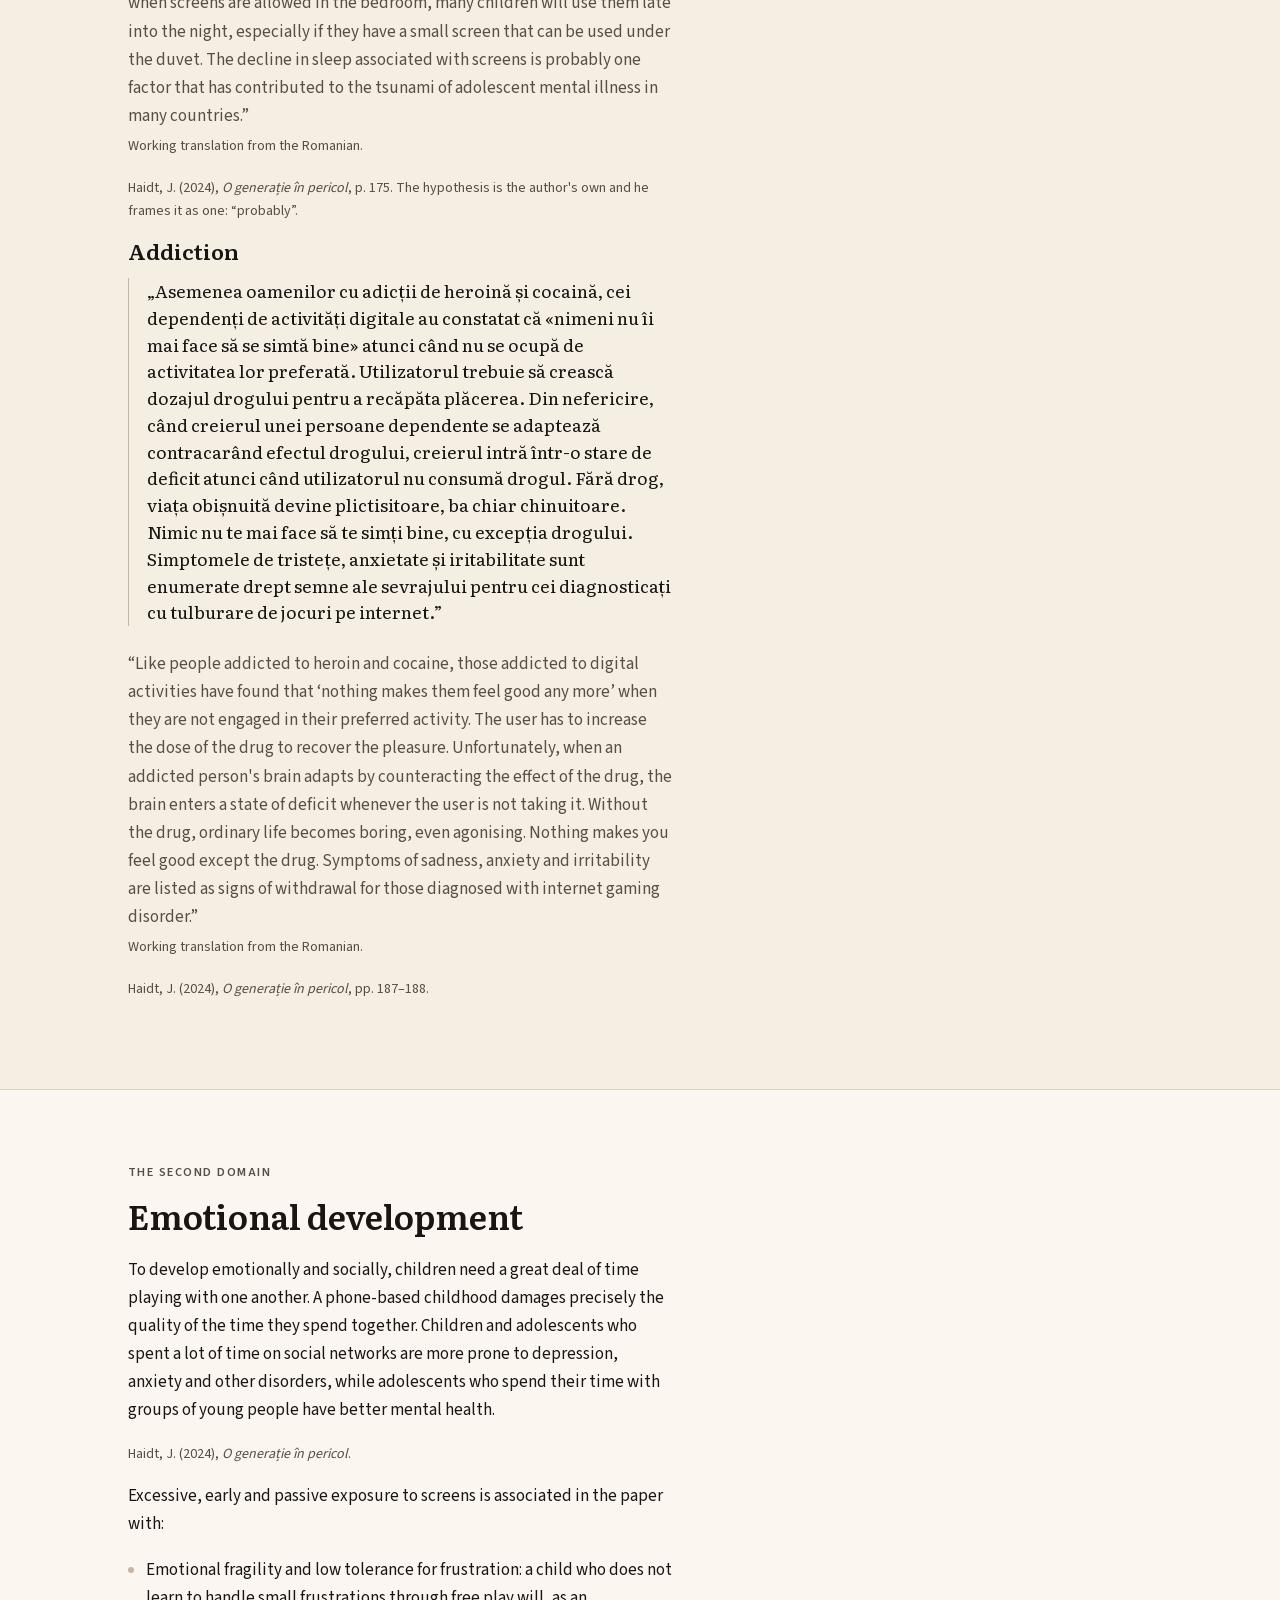
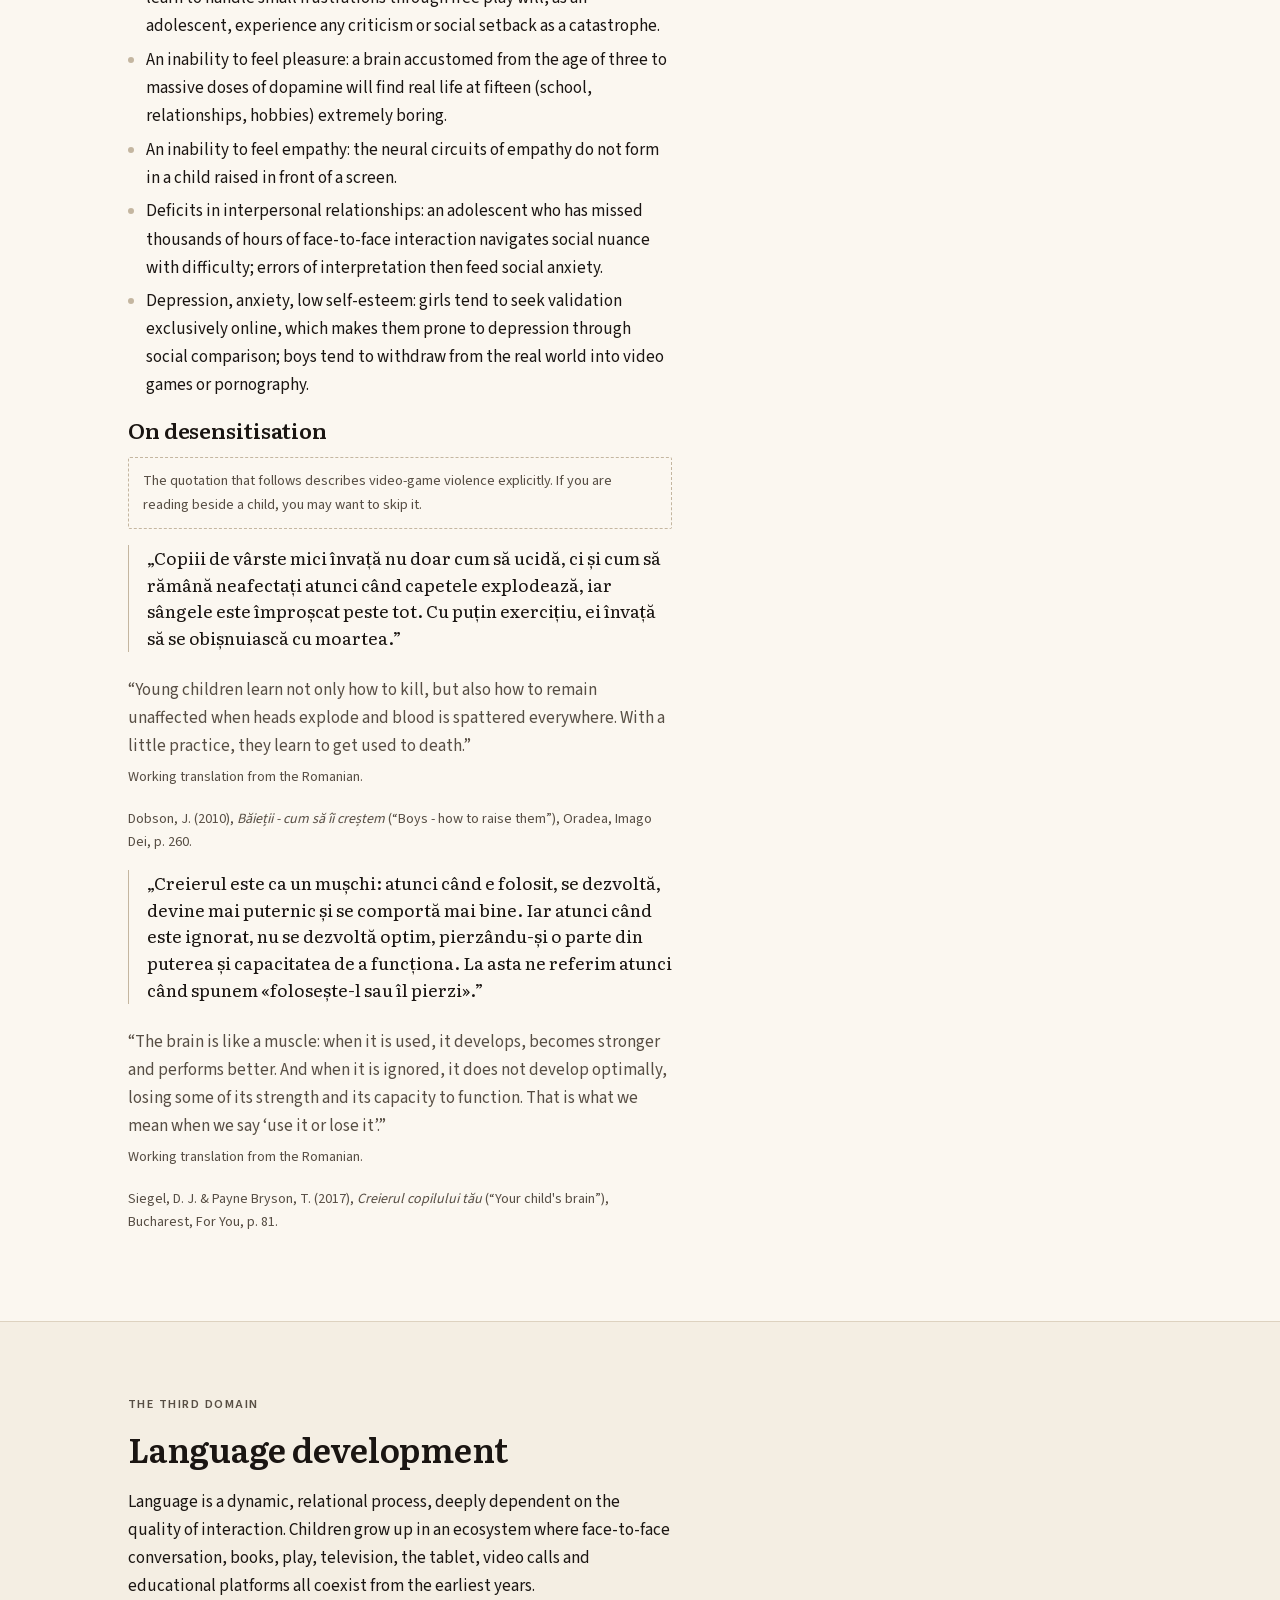
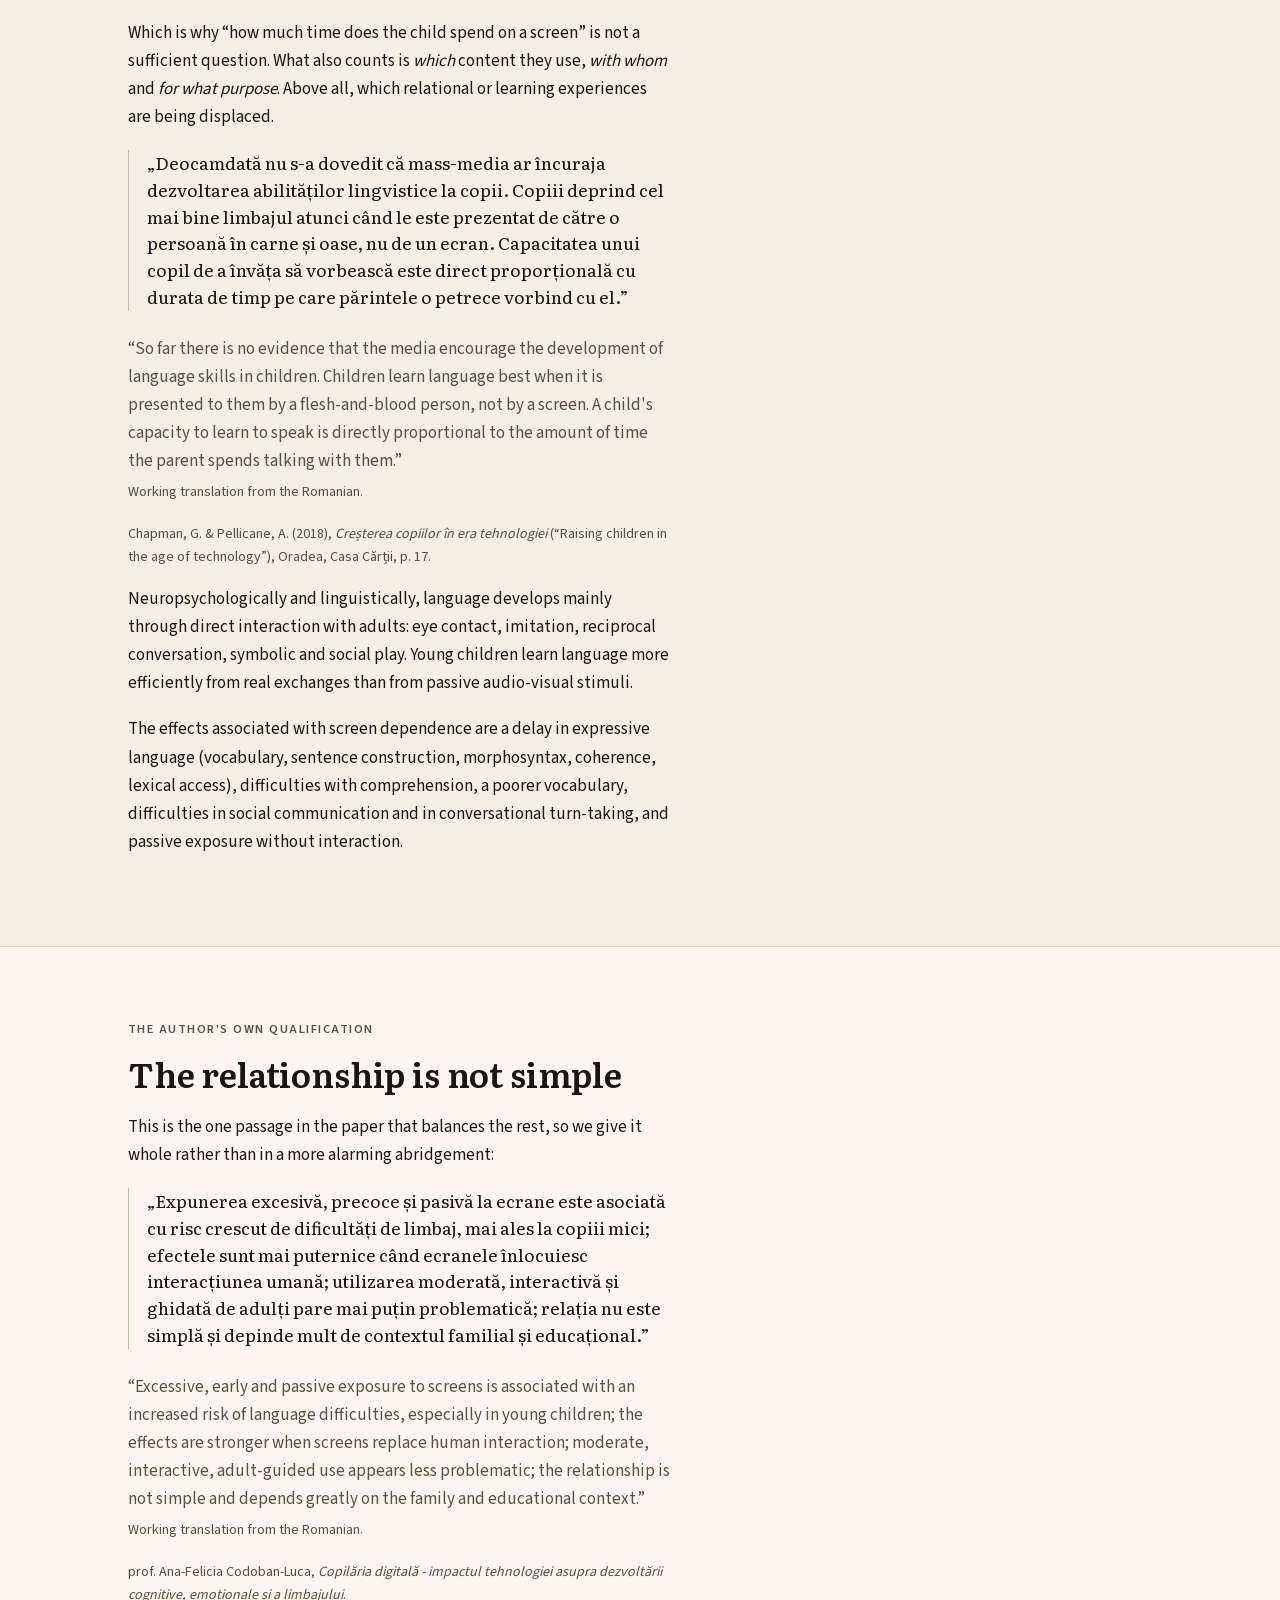
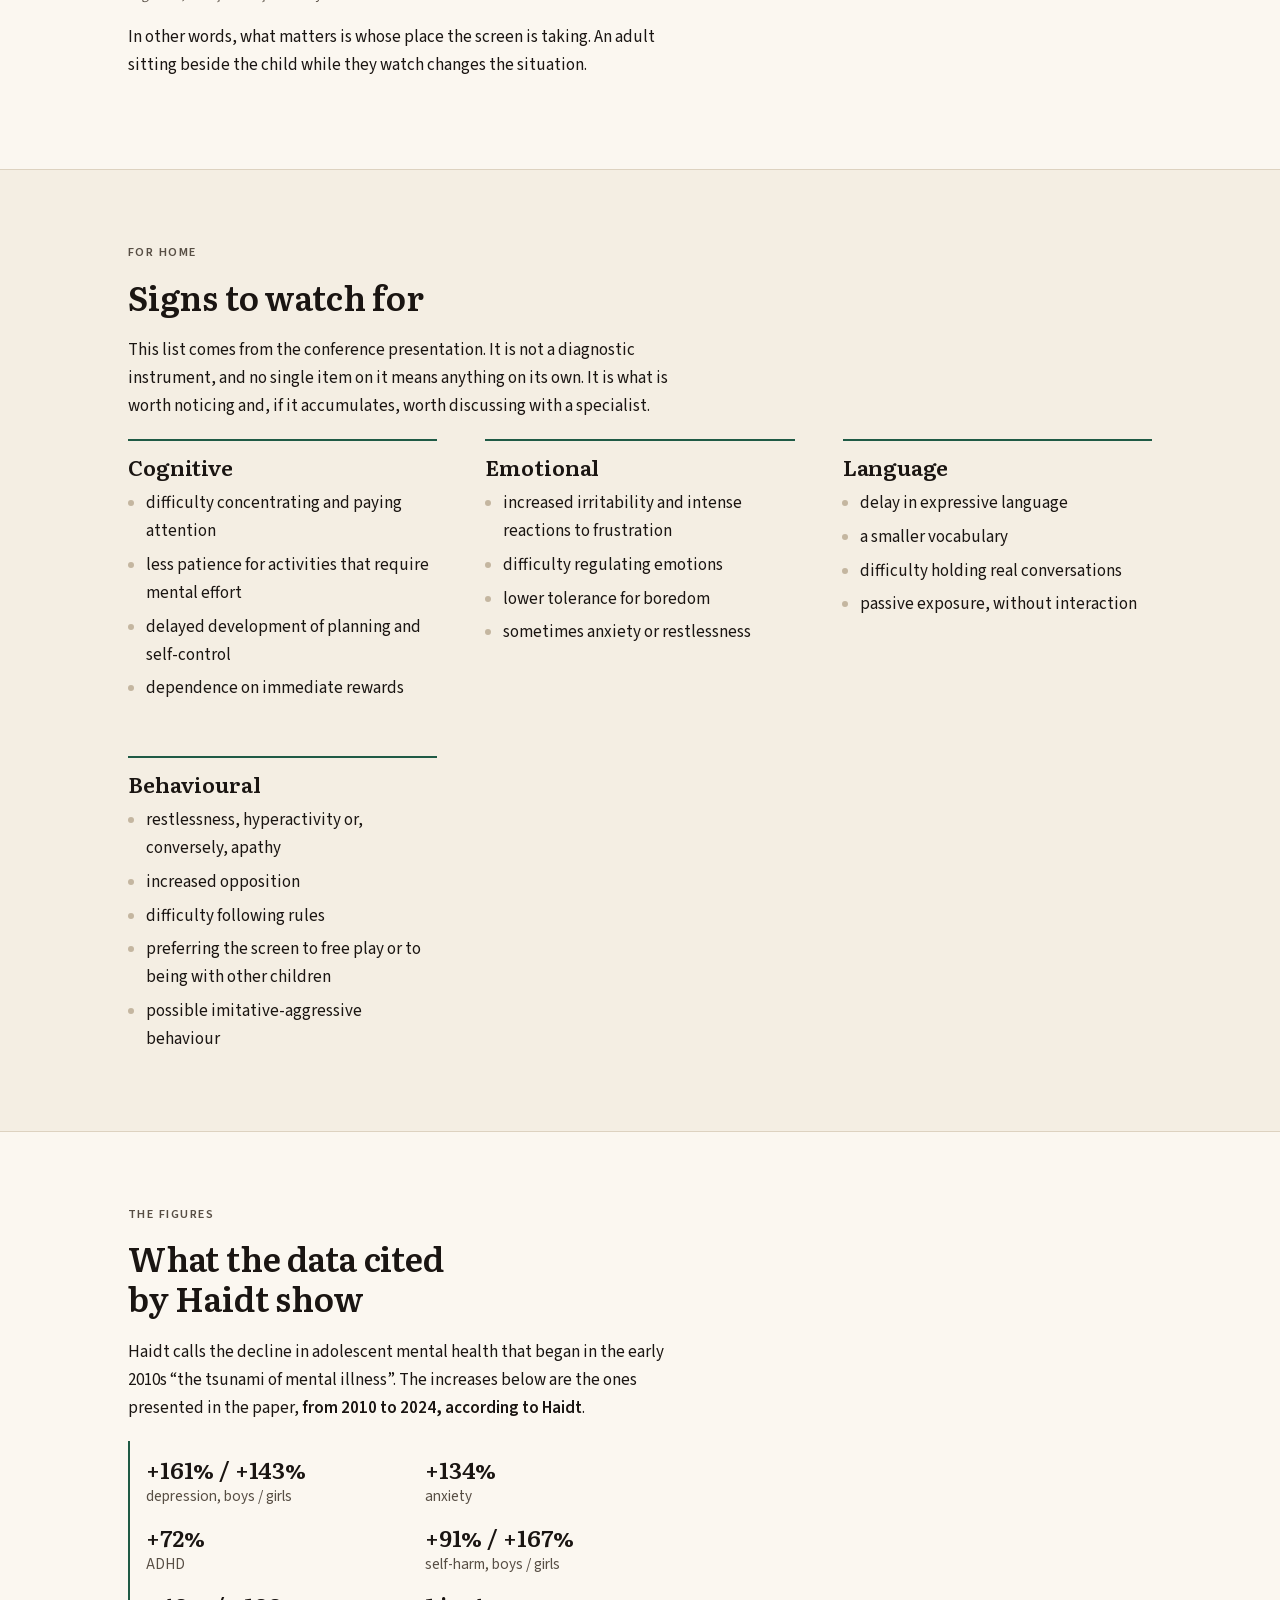
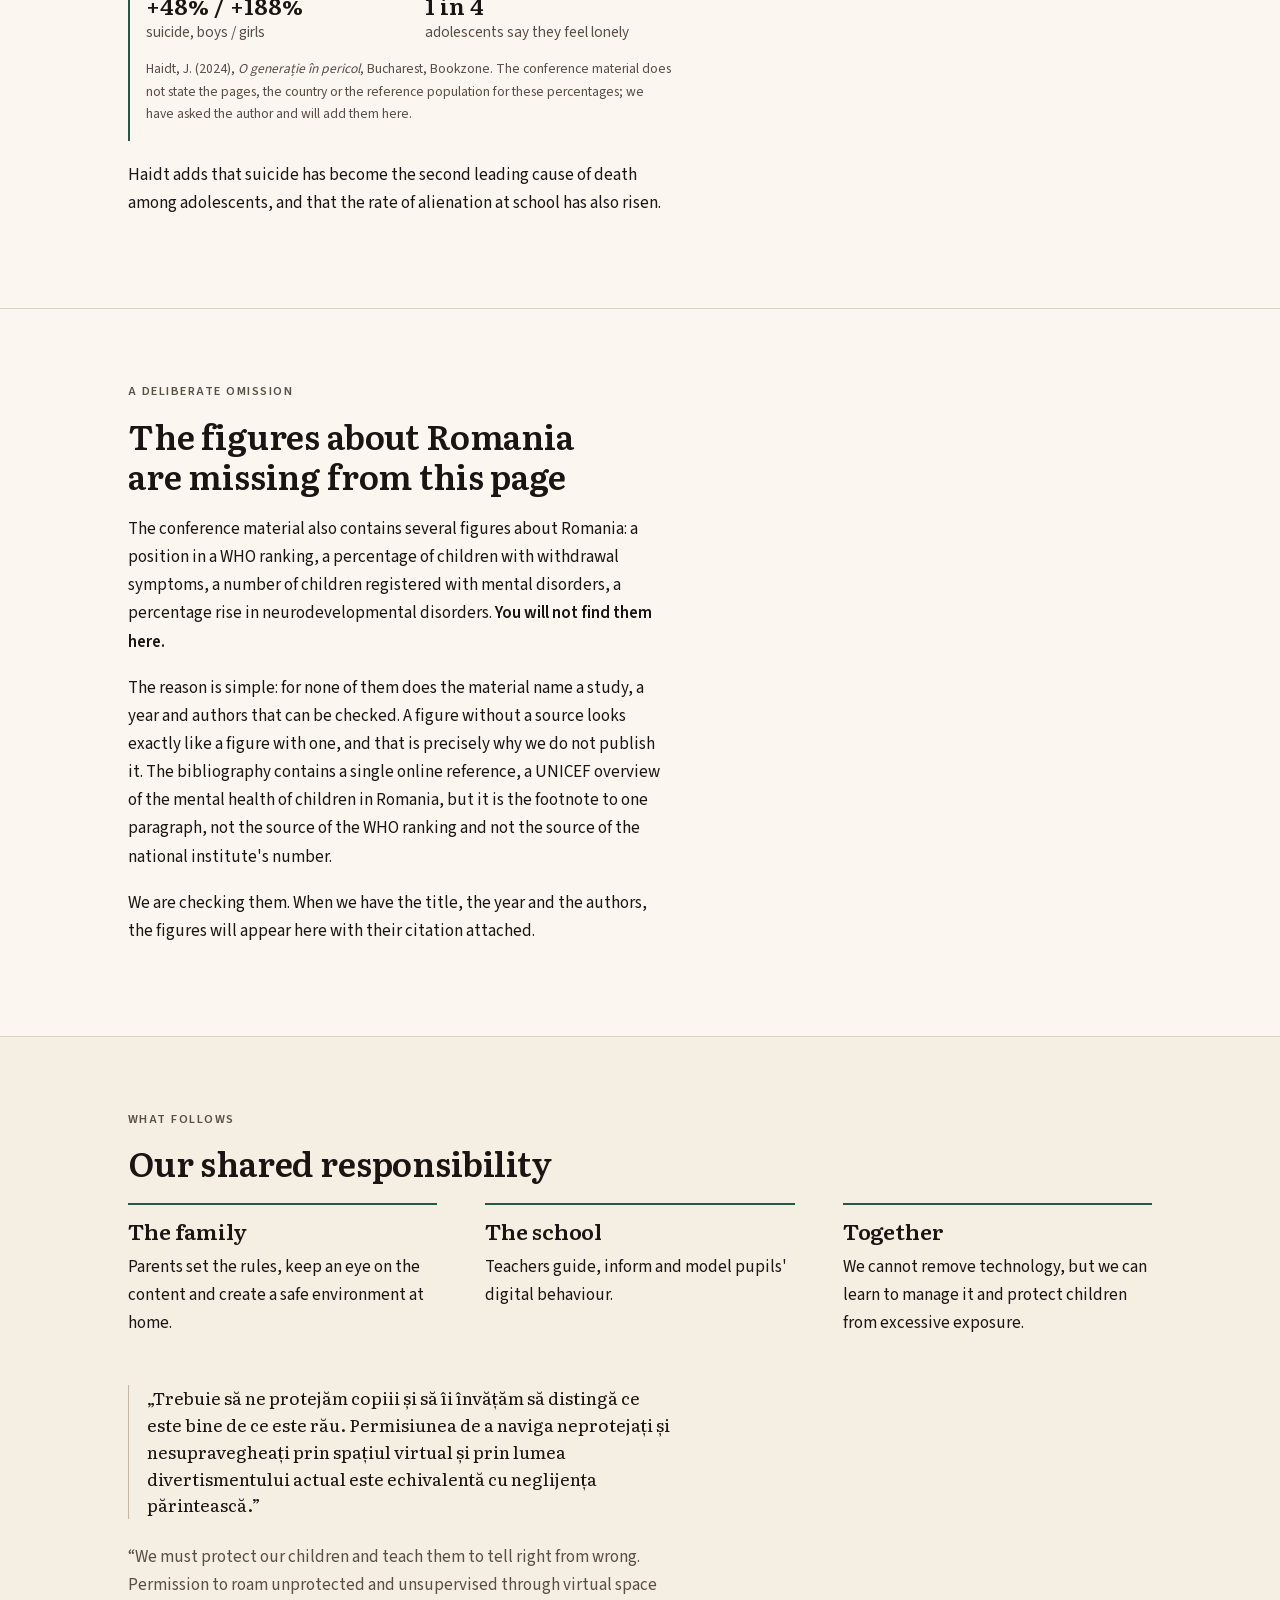
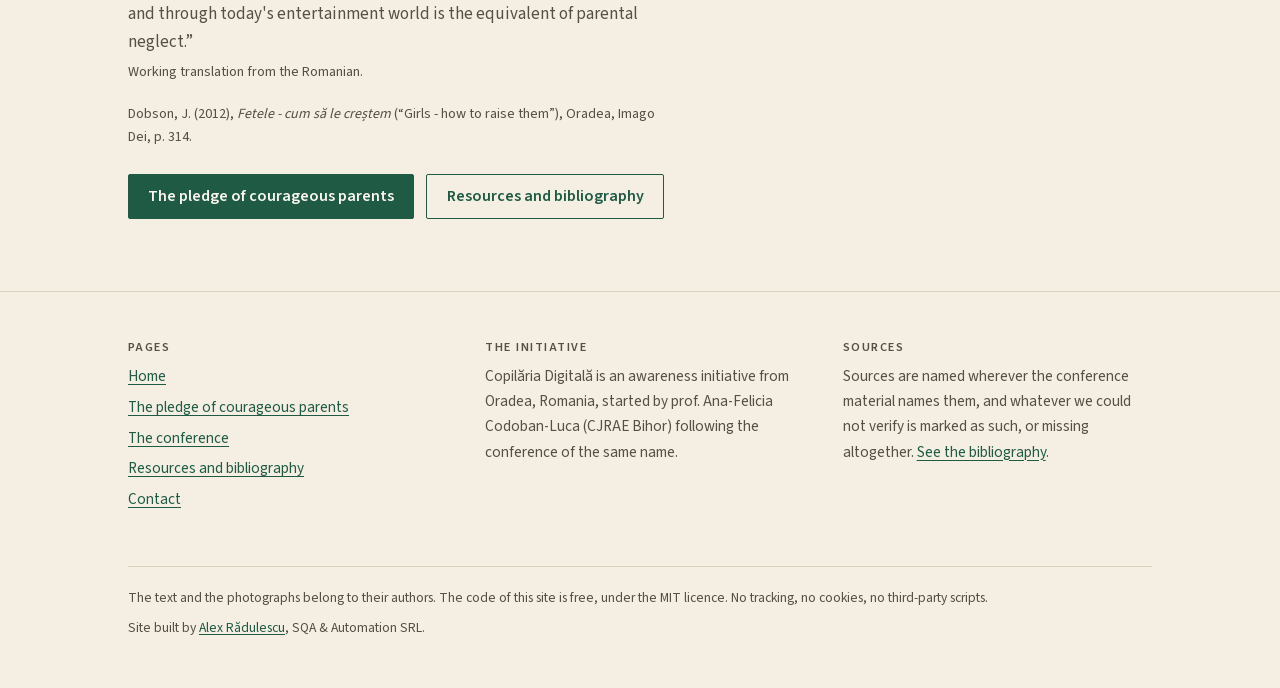
<file: en/screen-impact/index.html>
<!doctype html>
<html lang="en">
<head>
<meta charset="utf-8">
<meta name="viewport" content="width=device-width, initial-scale=1">
<title>Screen impact · Copilăria Digitală</title>
<meta name="description" content="What the sources cited in prof. Ana-Felicia Codoban-Luca's paper say about the effect of screens on children's cognitive, emotional and language development, with their citations, and with whatever could not be verified marked as such.">
<link rel="canonical" href="https://copilariadigitala.github.io/en/screen-impact/">
<link rel="alternate" hreflang="ro" href="https://copilariadigitala.github.io/impactul-ecranelor/">
<link rel="alternate" hreflang="en" href="https://copilariadigitala.github.io/en/screen-impact/">
<link rel="alternate" hreflang="x-default" href="https://copilariadigitala.github.io/">
<meta property="og:type" content="article">
<meta property="og:locale" content="en_GB">
<meta property="og:site_name" content="Copilăria Digitală">
<meta property="og:title" content="Screen impact · Copilăria Digitală">
<meta property="og:description" content="What the sources cited in prof. Ana-Felicia Codoban-Luca's paper say about the effect of screens on children's cognitive, emotional and language development.">
<meta property="og:url" content="https://copilariadigitala.github.io/en/screen-impact/">
<meta property="og:image" content="https://copilariadigitala.github.io/assets/img/key-visual-960.jpg">
<meta name="twitter:card" content="summary_large_image">
<link rel="icon" href="/assets/favicon.svg" type="image/svg+xml">
<link rel="preload" as="font" type="font/woff2" href="/assets/fonts/literata-600.woff2" crossorigin>
<link rel="preload" as="font" type="font/woff2" href="/assets/fonts/source-sans-3-400.woff2" crossorigin>
<link rel="stylesheet" href="/assets/site.css">
<script src="/assets/site.js" defer></script>
</head>
<body>
<a class="skip-link" href="#main">Skip to content</a>

<header class="site-header">
  <div class="wrap">
    <a class="brand" href="/en/">Copilăria Digitală<span>Oradea, Romania</span></a>
    <nav class="nav" aria-label="Main navigation">
      <ul>
        <li><a href="/en/">Home</a></li>
        <li><a href="/en/pledge/">The pledge</a></li>
        <li><a href="/en/screen-impact/" aria-current="page">Screen impact</a></li>
        <li><a href="/en/conference/">The conference</a></li>
        <li><a href="/en/resources/">Resources</a></li>
        <li><a href="/en/contact/">Contact</a></li>
      </ul>
    </nav>
    <a class="lang-switch" href="/impactul-ecranelor/" lang="ro" hreflang="ro">Română</a>
  </div>
</header>

<main id="main">

  <section class="section">
    <div class="wrap prose">
      <p class="eyebrow">Screen impact</p>
      <h1>What the cited sources say</h1>
      <p class="lede">This page summarises prof. Ana-Felicia Codoban-Luca's paper,
        <i lang="ro">„Copilăria digitală - impactul tehnologiei asupra dezvoltării cognitive,
        emoționale și a limbajului”</i>. Every statement sits next to the source the paper
        names for it. Where the material names no source, it says so.</p>
      <p class="attrib">The paper and every book it cites are in Romanian. Quotations below
        are given in the original, each followed by a working translation. The translation is
        labelled every time, because a back-translation is not the author's own wording.</p>
    </div>
  </section>

  <section class="section" aria-labelledby="adults">
    <div class="wrap prose">
      <p class="eyebrow">The starting point</p>
      <h2 id="adults">The responsibility of adults</h2>
      <p>Raising a child does not mean only providing comfort or immediate satisfaction. The
        adult's role is first of all to support the child's physical, cognitive, emotional and
        spiritual development, and the forming of a balanced, responsible character. That
        sometimes means firm limits on technology. Limits can cause temporary unhappiness, but
        they are essential to the child's healthy development.</p>
      <blockquote lang="ro">
        <p>„Copii au nevoie ca părinții să le fie limite exterioare, limite care să-i
          corecteze, să-i direcționeze și care să-i supună consecințelor până în momentul în
          care aceste limite exterioare, devin interioare. Acesta este motivul pentru care
          coerența privitoare la confruntarea problemelor comportamentale cât mai devreme
          posibil este atât de importantă. Lucrul acesta te va ajuta să-ți pregătești copilul
          pentru viața reală în care nu va obține niciodată TOT ceea ce va dori, indiferent
          cât va încerca.”</p>
      </blockquote>
      <p class="gloss" lang="en">“Children need their parents to be external limits for them,
        limits that correct them, direct them and subject them to consequences, until those
        external limits become internal ones. This is why consistency in confronting behaviour
        problems as early as possible is so important. It will help you prepare your child for
        real life, in which they will never get EVERYTHING they want, however hard they try.”
        <span class="attrib">Working translation from the Romanian.</span></p>
      <p class="attrib">Cloud, H. &amp; Townsend, J. (2015), <i lang="ro">Limite pentru
        copii</i> (“Limits for children”), Oradea, Elpis, pp. 58–59.</p>
      <p>In the first years of life children do not yet have the judgement needed for informed
        decisions. Guiding, educating and passing on values therefore remain the adults' task,
        and the paper asks for an effort of awareness that begins long before any
        parental-control setting.</p>
    </div>
  </section>

  <section class="section section--sunk" aria-labelledby="cognitive">
    <div class="wrap prose">
      <p class="eyebrow">The first domain</p>
      <h2 id="cognitive">Cognitive development</h2>

      <h3>Cognitive degradation</h3>
      <p>A child's brain is built to seek novelty, but at a natural pace: finding a beetle,
        building a tower, delayed gratification. Short videos offer something else: a constant,
        rapid flow of dopamine, with loud colours, sounds and a change of shot every two or
        three seconds, which is to say instant rewards for no effort. The consequence the
        paper describes is a desensitisation of the dopamine receptors, after which the real
        world starts to seem boring, because it no longer stimulates the brain enough.</p>

      <h3>Executive function</h3>
      <p>Planning and organisation, self-control and cognitive flexibility all suffer.
        Apathy-abulia sets in: the absence of motivation through dopamine depletion. The brain
        learns not to put in effort for satisfaction, which undermines the very basis of later
        motivation and perseverance, and a dependence on immediate rewards takes hold.</p>

      <h3>Fragmented attention</h3>
      <blockquote lang="ro">
        <p>„Atunci când adolescenții au acces continuu la un smartphone la acea vârstă
          sensibilă din punct de vedere al dezvoltării lor, capacitatea de concentrare în curs
          de maturizare le poate fi perturbată.”</p>
      </blockquote>
      <p class="gloss" lang="en">“When adolescents have continuous access to a smartphone at
        that developmentally sensitive age, their maturing capacity for concentration can be
        disrupted.” <span class="attrib">Working translation from the Romanian.</span></p>
      <p class="attrib">Haidt, J. (2024), <i lang="ro">O generație în pericol</i> (“A
        generation in danger”), Bucharest, Bookzone, p. 179.</p>
      <p>The ability to focus on a single task and ignore distractions develops intensively in
        the preschool years. Haidt warns that screens work as a “cognitive prosthesis”: if the
        screen does the work instead of the child, the neural circuits responsible for
        concentration stop working.</p>

      <h3>Sleep</h3>
      <blockquote lang="ro">
        <p>„Copiii și adolescenții au nevoie de o grămadă de somn pentru a favoriza o
          dezvoltare sănătoasă a creierului, o atenție și o stare de spirit bune în ziua
          următoare. Totuși când ecranele sunt permise în dormitor, mulți copii le vor folosi
          până târziu în noapte – în special dacă au un ecran mic care poate fi utilizat sub
          plapumă. Probabil că declinul somnului asociat cu ecranele este un factor care a
          contribuit la tsunamiul de boli mintale ale adolescenților din numeroase țări.”</p>
      </blockquote>
      <p class="gloss" lang="en">“Children and adolescents need a great deal of sleep to
        support healthy brain development, good attention and a good mood the next day. Yet
        when screens are allowed in the bedroom, many children will use them late into the
        night, especially if they have a small screen that can be used under the duvet. The
        decline in sleep associated with screens is probably one factor that has contributed
        to the tsunami of adolescent mental illness in many countries.”
        <span class="attrib">Working translation from the Romanian.</span></p>
      <p class="attrib">Haidt, J. (2024), <i lang="ro">O generație în pericol</i>, p. 175. The
        hypothesis is the author's own and he frames it as one: “probably”.</p>

      <h3>Addiction</h3>
      <blockquote lang="ro">
        <p>„Asemenea oamenilor cu adicții de heroină și cocaină, cei dependenți de activități
          digitale au constatat că «nimeni nu îi mai face să se simtă bine» atunci când nu se
          ocupă de activitatea lor preferată. Utilizatorul trebuie să crească dozajul drogului
          pentru a recăpăta plăcerea. Din nefericire, când creierul unei persoane dependente
          se adaptează contracarând efectul drogului, creierul intră într-o stare de deficit
          atunci când utilizatorul nu consumă drogul. Fără drog, viața obișnuită devine
          plictisitoare, ba chiar chinuitoare. Nimic nu te mai face să te simți bine, cu
          excepția drogului. Simptomele de tristețe, anxietate și iritabilitate sunt enumerate
          drept semne ale sevrajului pentru cei diagnosticați cu tulburare de jocuri pe
          internet.”</p>
      </blockquote>
      <p class="gloss" lang="en">“Like people addicted to heroin and cocaine, those addicted
        to digital activities have found that ‘nothing makes them feel good any more’ when
        they are not engaged in their preferred activity. The user has to increase the dose of
        the drug to recover the pleasure. Unfortunately, when an addicted person's brain adapts
        by counteracting the effect of the drug, the brain enters a state of deficit whenever
        the user is not taking it. Without the drug, ordinary life becomes boring, even
        agonising. Nothing makes you feel good except the drug. Symptoms of sadness, anxiety
        and irritability are listed as signs of withdrawal for those diagnosed with internet
        gaming disorder.” <span class="attrib">Working translation from the Romanian.</span></p>
      <p class="attrib">Haidt, J. (2024), <i lang="ro">O generație în pericol</i>, pp. 187–188.</p>
    </div>
  </section>

  <section class="section" aria-labelledby="emotional">
    <div class="wrap prose">
      <p class="eyebrow">The second domain</p>
      <h2 id="emotional">Emotional development</h2>
      <p>To develop emotionally and socially, children need a great deal of time playing with
        one another. A phone-based childhood damages precisely the quality of the time they
        spend together. Children and adolescents who spent a lot of time on social networks are
        more prone to depression, anxiety and other disorders, while adolescents who spend
        their time with groups of young people have better mental health.</p>
      <p class="attrib">Haidt, J. (2024), <i lang="ro">O generație în pericol</i>.</p>

      <p>Excessive, early and passive exposure to screens is associated in the paper with:</p>
      <ul class="tight">
        <li>Emotional fragility and low tolerance for frustration: a child who does not learn
          to handle small frustrations through free play will, as an adolescent, experience any
          criticism or social setback as a catastrophe.</li>
        <li>An inability to feel pleasure: a brain accustomed from the age of three to massive
          doses of dopamine will find real life at fifteen (school, relationships, hobbies)
          extremely boring.</li>
        <li>An inability to feel empathy: the neural circuits of empathy do not form in a child
          raised in front of a screen.</li>
        <li>Deficits in interpersonal relationships: an adolescent who has missed thousands of
          hours of face-to-face interaction navigates social nuance with difficulty; errors of
          interpretation then feed social anxiety.</li>
        <li>Depression, anxiety, low self-esteem: girls tend to seek validation exclusively
          online, which makes them prone to depression through social comparison; boys tend to
          withdraw from the real world into video games or pornography.</li>
      </ul>

      <h3>On desensitisation</h3>
      <p class="trigger-note">The quotation that follows describes video-game violence
        explicitly. If you are reading beside a child, you may want to skip it.</p>
      <blockquote lang="ro">
        <p>„Copiii de vârste mici învață nu doar cum să ucidă, ci și cum să rămână neafectați
          atunci când capetele explodează, iar sângele este împroșcat peste tot. Cu puțin
          exercițiu, ei învață să se obișnuiască cu moartea.”</p>
      </blockquote>
      <p class="gloss" lang="en">“Young children learn not only how to kill, but also how to
        remain unaffected when heads explode and blood is spattered everywhere. With a little
        practice, they learn to get used to death.”
        <span class="attrib">Working translation from the Romanian.</span></p>
      <p class="attrib">Dobson, J. (2010), <i lang="ro">Băieții - cum să îi creștem</i>
        (“Boys - how to raise them”), Oradea, Imago Dei, p. 260.</p>

      <blockquote lang="ro">
        <p>„Creierul este ca un mușchi: atunci când e folosit, se dezvoltă, devine mai
          puternic și se comportă mai bine. Iar atunci când este ignorat, nu se dezvoltă
          optim, pierzându-și o parte din puterea și capacitatea de a funcționa. La asta ne
          referim atunci când spunem «folosește-l sau îl pierzi».”</p>
      </blockquote>
      <p class="gloss" lang="en">“The brain is like a muscle: when it is used, it develops,
        becomes stronger and performs better. And when it is ignored, it does not develop
        optimally, losing some of its strength and its capacity to function. That is what we
        mean when we say ‘use it or lose it’.”
        <span class="attrib">Working translation from the Romanian.</span></p>
      <p class="attrib">Siegel, D. J. &amp; Payne Bryson, T. (2017), <i lang="ro">Creierul
        copilului tău</i> (“Your child's brain”), Bucharest, For You, p. 81.</p>
    </div>
  </section>

  <section class="section section--sunk" aria-labelledby="language">
    <div class="wrap prose">
      <p class="eyebrow">The third domain</p>
      <h2 id="language">Language development</h2>
      <p>Language is a dynamic, relational process, deeply dependent on the quality of
        interaction. Children grow up in an ecosystem where face-to-face conversation, books,
        play, television, the tablet, video calls and educational platforms all coexist from
        the earliest years.</p>
      <p>Which is why “how much time does the child spend on a screen” is not a sufficient
        question. What also counts is <i>which</i> content they use, <i>with whom</i> and
        <i>for what purpose</i>. Above all, which relational or learning experiences are being
        displaced.</p>
      <blockquote lang="ro">
        <p>„Deocamdată nu s-a dovedit că mass-media ar încuraja dezvoltarea abilităților
          lingvistice la copii. Copiii deprind cel mai bine limbajul atunci când le este
          prezentat de către o persoană în carne și oase, nu de un ecran. Capacitatea unui
          copil de a învăța să vorbească este direct proporțională cu durata de timp pe care
          părintele o petrece vorbind cu el.”</p>
      </blockquote>
      <p class="gloss" lang="en">“So far there is no evidence that the media encourage the
        development of language skills in children. Children learn language best when it is
        presented to them by a flesh-and-blood person, not by a screen. A child's capacity to
        learn to speak is directly proportional to the amount of time the parent spends talking
        with them.” <span class="attrib">Working translation from the Romanian.</span></p>
      <p class="attrib">Chapman, G. &amp; Pellicane, A. (2018), <i lang="ro">Creșterea copiilor
        în era tehnologiei</i> (“Raising children in the age of technology”), Oradea, Casa
        Cărții, p. 17.</p>
      <p>Neuropsychologically and linguistically, language develops mainly through direct
        interaction with adults: eye contact, imitation, reciprocal conversation, symbolic and
        social play. Young children learn language more efficiently from real exchanges than
        from passive audio-visual stimuli.</p>
      <p>The effects associated with screen dependence are a delay in expressive language
        (vocabulary, sentence construction, morphosyntax, coherence, lexical access),
        difficulties with comprehension, a poorer vocabulary, difficulties in social
        communication and in conversational turn-taking, and passive exposure without
        interaction.</p>
    </div>
  </section>

  <section class="section" aria-labelledby="nuance">
    <div class="wrap prose">
      <p class="eyebrow">The author's own qualification</p>
      <h2 id="nuance">The relationship is not simple</h2>
      <p>This is the one passage in the paper that balances the rest, so we give it whole
        rather than in a more alarming abridgement:</p>
      <blockquote lang="ro">
        <p>„Expunerea excesivă, precoce și pasivă la ecrane este asociată cu risc crescut de
          dificultăți de limbaj, mai ales la copiii mici; efectele sunt mai puternice când
          ecranele înlocuiesc interacțiunea umană; utilizarea moderată, interactivă și ghidată
          de adulți pare mai puțin problematică; relația nu este simplă și depinde mult de
          contextul familial și educațional.”</p>
      </blockquote>
      <p class="gloss" lang="en">“Excessive, early and passive exposure to screens is
        associated with an increased risk of language difficulties, especially in young
        children; the effects are stronger when screens replace human interaction; moderate,
        interactive, adult-guided use appears less problematic; the relationship is not simple
        and depends greatly on the family and educational context.”
        <span class="attrib">Working translation from the Romanian.</span></p>
      <p class="attrib">prof. Ana-Felicia Codoban-Luca, <i lang="ro">Copilăria digitală -
        impactul tehnologiei asupra dezvoltării cognitive, emoționale și a limbajului</i>.</p>
      <p>In other words, what matters is whose place the screen is taking. An adult sitting
        beside the child while they watch changes the situation.</p>
    </div>
  </section>

  <section class="section section--sunk" aria-labelledby="signs">
    <div class="wrap">
      <div class="prose">
        <p class="eyebrow">For home</p>
        <h2 id="signs">Signs to watch for</h2>
        <p>This list comes from the conference presentation. It is not a diagnostic instrument,
          and no single item on it means anything on its own. It is what is worth noticing and,
          if it accumulates, worth discussing with a specialist.</p>
      </div>
      <div class="cols">
        <div>
          <h3>Cognitive</h3>
          <ul class="tight">
            <li>difficulty concentrating and paying attention</li>
            <li>less patience for activities that require mental effort</li>
            <li>delayed development of planning and self-control</li>
            <li>dependence on immediate rewards</li>
          </ul>
        </div>
        <div>
          <h3>Emotional</h3>
          <ul class="tight">
            <li>increased irritability and intense reactions to frustration</li>
            <li>difficulty regulating emotions</li>
            <li>lower tolerance for boredom</li>
            <li>sometimes anxiety or restlessness</li>
          </ul>
        </div>
        <div>
          <h3>Language</h3>
          <ul class="tight">
            <li>delay in expressive language</li>
            <li>a smaller vocabulary</li>
            <li>difficulty holding real conversations</li>
            <li>passive exposure, without interaction</li>
          </ul>
        </div>
        <div>
          <h3>Behavioural</h3>
          <ul class="tight">
            <li>restlessness, hyperactivity or, conversely, apathy</li>
            <li>increased opposition</li>
            <li>difficulty following rules</li>
            <li>preferring the screen to free play or to being with other children</li>
            <li>possible imitative-aggressive behaviour</li>
          </ul>
        </div>
      </div>
    </div>
  </section>

  <section class="section" aria-labelledby="figures">
    <div class="wrap prose">
      <p class="eyebrow">The figures</p>
      <h2 id="figures">What the data cited by Haidt show</h2>
      <p>Haidt calls the decline in adolescent mental health that began in the early 2010s
        “the tsunami of mental illness”. The increases below are the ones presented in the
        paper, <b>from 2010 to 2024, according to Haidt</b>.</p>
      <div class="fact">
        <ul class="fact-list">
          <li><b>+161% / +143%</b><span>depression, boys / girls</span></li>
          <li><b>+134%</b><span>anxiety</span></li>
          <li><b>+72%</b><span>ADHD</span></li>
          <li><b>+91% / +167%</b><span>self-harm, boys / girls</span></li>
          <li><b>+48% / +188%</b><span>suicide, boys / girls</span></li>
          <li><b>1 in 4</b><span>adolescents say they feel lonely</span></li>
        </ul>
        <cite>Haidt, J. (2024), <i lang="ro">O generație în pericol</i>, Bucharest, Bookzone.
          The conference material does not state the pages, the country or the reference
          population for these percentages; we have asked the author and will add them here.</cite>
      </div>
      <p>Haidt adds that suicide has become the second leading cause of death among
        adolescents, and that the rate of alienation at school has also risen.</p>
    </div>
  </section>

  <section class="section" aria-labelledby="romania">
    <div class="wrap prose">
      <p class="eyebrow">A deliberate omission</p>
      <h2 id="romania">The figures about Romania are missing from this page</h2>
      <p>The conference material also contains several figures about Romania: a position in a
        WHO ranking, a percentage of children with withdrawal symptoms, a number of children
        registered with mental disorders, a percentage rise in neurodevelopmental disorders.
        <b>You will not find them here.</b></p>
      <p>The reason is simple: for none of them does the material name a study, a year and
        authors that can be checked. A figure without a source looks exactly like a figure with
        one, and that is precisely why we do not publish it. The bibliography contains a single
        online reference, a UNICEF overview of the mental health of children in Romania, but it
        is the footnote to one paragraph, not the source of the WHO ranking and not the source
        of the national institute's number.</p>
      <p>We are checking them. When we have the title, the year and the authors, the figures
        will appear here with their citation attached.</p>
    </div>
  </section>

  <section class="section section--sunk" aria-labelledby="shared">
    <div class="wrap">
      <div class="prose">
        <p class="eyebrow">What follows</p>
        <h2 id="shared">Our shared responsibility</h2>
      </div>
      <div class="cols">
        <div>
          <h3>The family</h3>
          <p>Parents set the rules, keep an eye on the content and create a safe environment at
            home.</p>
        </div>
        <div>
          <h3>The school</h3>
          <p>Teachers guide, inform and model pupils' digital behaviour.</p>
        </div>
        <div>
          <h3>Together</h3>
          <p>We cannot remove technology, but we can learn to manage it and protect children
            from excessive exposure.</p>
        </div>
      </div>
      <div class="prose after-cols">
        <blockquote lang="ro">
          <p>„Trebuie să ne protejăm copiii și să îi învățăm să distingă ce este bine de ce
            este rău. Permisiunea de a naviga neprotejați și nesupravegheați prin spațiul
            virtual și prin lumea divertismentului actual este echivalentă cu neglijența
            părintească.”</p>
        </blockquote>
        <p class="gloss" lang="en">“We must protect our children and teach them to tell right
          from wrong. Permission to roam unprotected and unsupervised through virtual space and
          through today's entertainment world is the equivalent of parental neglect.”
          <span class="attrib">Working translation from the Romanian.</span></p>
        <p class="attrib">Dobson, J. (2012), <i lang="ro">Fetele - cum să le creștem</i>
          (“Girls - how to raise them”), Oradea, Imago Dei, p. 314.</p>
        <div class="btn-row">
          <a class="btn" href="/en/pledge/">The pledge of courageous parents</a>
          <a class="btn btn--ghost" href="/en/resources/">Resources and bibliography</a>
        </div>
      </div>
    </div>
  </section>

</main>

<footer class="site-footer">
  <div class="wrap">
    <div class="footer-grid">
      <div>
        <h2>Pages</h2>
        <ul>
          <li><a href="/en/">Home</a></li>
          <li><a href="/en/pledge/">The pledge of courageous parents</a></li>
          <li><a href="/en/conference/">The conference</a></li>
          <li><a href="/en/resources/">Resources and bibliography</a></li>
          <li><a href="/en/contact/">Contact</a></li>
        </ul>
      </div>
      <div>
        <h2>The initiative</h2>
        <p>Copilăria Digitală is an awareness initiative from Oradea, Romania, started by
          prof. Ana-Felicia Codoban-Luca (CJRAE Bihor) following the conference of the same
          name.</p>
      </div>
      <div>
        <h2>Sources</h2>
        <p>Sources are named wherever the conference material names them, and whatever we
          could not verify is marked as such, or missing altogether.
          <a href="/en/resources/#bibliography">See the bibliography</a>.</p>
      </div>
    </div>
    <p class="colophon">The text and the photographs belong to their authors. The code of this
      site is free, under the MIT licence. No tracking, no cookies, no third-party scripts.</p>
    <p class="credit">Site built by <a href="https://separatio.github.io/" rel="noopener">Alex
      Rădulescu</a>, SQA &amp; Automation SRL.</p>
  </div>
</footer>

</body>
</html>
</file>
<file: assets/site.css>
/* Copilăria Digitală — one stylesheet, shared by all twelve pages.
   Light theme is warm paper at dawn and it is the default: the message is that life after
   the screen is the good part. Dark theme is the midnight navy of the event's own key
   visual, so a parent reading at 23:40 gets the artwork's night, not a dimmed office UI.
   prefers-color-scheme only — a toggle needs a render-blocking inline script. */

/* ---------------------------------------------------------------- fonts */

@font-face {
  font-family: 'Literata';
  font-style: normal;
  font-weight: 400;
  font-display: swap;
  src: url('/assets/fonts/literata-400.woff2') format('woff2');
  unicode-range: U+0020-007E, U+00A0-017E, U+018F, U+0192, U+01A0-01A1, U+01AF-01B0, U+01C4-01DC,
    U+01E6-01E7, U+01EA-01EB, U+01FA-021B, U+022A-022D, U+0230-0233, U+0237, U+0259,
    U+02BB-02BC, U+02BE-02BF, U+02C6-02CC, U+02DA, U+02DC-02DD, U+0304, U+0308,
    U+2007-200B, U+2010, U+2012-2015, U+2018-201A, U+201C-201E, U+2020-2022, U+2026,
    U+2030, U+2032-2033, U+2039-203A, U+2042, U+2044;
}

@font-face {
  font-family: 'Literata';
  font-style: normal;
  font-weight: 600;
  font-display: swap;
  src: url('/assets/fonts/literata-600.woff2') format('woff2');
  unicode-range: U+0020-007E, U+00A0-017E, U+018F, U+0192, U+01A0-01A1, U+01AF-01B0, U+01C4-01DC,
    U+01E6-01E7, U+01EA-01EB, U+01FA-021B, U+022A-022D, U+0230-0233, U+0237, U+0259,
    U+02BB-02BC, U+02BE-02BF, U+02C6-02CC, U+02DA, U+02DC-02DD, U+0304, U+0308,
    U+2007-200B, U+2010, U+2012-2015, U+2018-201A, U+201C-201E, U+2020-2022, U+2026,
    U+2030, U+2032-2033, U+2039-203A, U+2042, U+2044;
}

@font-face {
  font-family: 'Source Sans 3';
  font-style: normal;
  font-weight: 400;
  font-display: swap;
  src: url('/assets/fonts/source-sans-3-400.woff2') format('woff2');
  unicode-range: U+0020-007E, U+00A0-0181, U+0186, U+018A, U+018D-0190, U+0192-0194, U+0196-0197,
    U+019A-019B, U+019E, U+01A0-01A1, U+01AF-01B1, U+01B7, U+01BF-01C3, U+01CD-01DD,
    U+01E2-01E7, U+01EA-01EB, U+01EE-01F0, U+01F4-01F5, U+01F7-0201, U+0204-0205,
    U+0208-0209, U+020C-020D, U+0218-0220, U+0222-0223, U+0226-0227, U+0237, U+023A-023E,
    U+0241-0245, U+0248-0249, U+0259, U+02BB-02C1, U+02C6-02CC, U+02D0-02D7, U+02DA,
    U+02DC-02DE, U+02E0-02E4, U+02ED, U+0304, U+0308, U+0329, U+2007, U+2009-200B,
    U+2010-201E, U+2020-2023, U+2026, U+202F-2033, U+2035, U+2039-203A, U+203C-203F,
    U+2044, U+2047-204A, U+FEFF;
}

@font-face {
  font-family: 'Source Sans 3';
  font-style: normal;
  font-weight: 600;
  font-display: swap;
  src: url('/assets/fonts/source-sans-3-600.woff2') format('woff2');
  unicode-range: U+0020-007E, U+00A0-0181, U+0186, U+018A, U+018D-0190, U+0192-0194, U+0196-0197,
    U+019A-019B, U+019E, U+01A0-01A1, U+01AF-01B1, U+01B7, U+01BF-01C3, U+01CD-01DD,
    U+01E2-01E7, U+01EA-01EB, U+01EE-01F0, U+01F4-01F5, U+01F7-0201, U+0204-0205,
    U+0208-0209, U+020C-020D, U+0218-0220, U+0222-0223, U+0226-0227, U+0237, U+023A-023E,
    U+0241-0245, U+0248-0249, U+0259, U+02BB-02C1, U+02C6-02CC, U+02D0-02D7, U+02DA,
    U+02DC-02DE, U+02E0-02E4, U+02ED, U+0304, U+0308, U+0329, U+2007, U+2009-200B,
    U+2010-201E, U+2020-2023, U+2026, U+202F-2033, U+2035, U+2039-203A, U+203C-203F,
    U+2044, U+2047-204A, U+FEFF;
}

/* --------------------------------------------------------------- tokens */

:root {
  color-scheme: light;

  --paper: #fbf7f0;
  --paper-sunk: #f4eee3;
  --ink: #1a1512;
  --ink-muted: #574e44;
  --rule: #ddd2c0;
  --rule-strong: #c4b6a0;
  /* Interactive borders need 3:1 against their ground; the decorative hairline above
     does not, and must not be reused for a form field's only visible boundary. */
  --rule-input: #8c7d67;

  --accent: #1f5a45;
  --accent-hover: #143c2e;
  --accent-wash: #e9f0ea;

  --rose: #a3282a; /* form errors and the missing-citation guard. Nowhere else. */
  --focus: #1d4ed8;

  --font-display: 'Literata', 'Palatino Linotype', Palatino, 'Book Antiqua', Georgia, serif;
  --font-body: 'Source Sans 3', -apple-system, BlinkMacSystemFont, 'Segoe UI', Roboto,
    'Helvetica Neue', Arial, sans-serif;

  --measure: 34rem;
  --page: 68rem;
  --gap: clamp(1.5rem, 4vw, 3rem);
  --radius: 2px;
}

@media (prefers-color-scheme: dark) {
  :root {
    color-scheme: dark;

    --paper: #0c1428;
    --paper-sunk: #121d36;
    --ink: #eaeff8;
    --ink-muted: #a8b6cc;
    --rule: #263453;
    --rule-strong: #3a4d75;
    --rule-input: #6b7f9f;

    --accent: #6fc79b;
    --accent-hover: #9adcbb;
    --accent-wash: #14263a;

    --rose: #ff9b9d;
    --focus: #f5c451;
  }
}

/* ----------------------------------------------------------------- base */

*,
*::before,
*::after {
  box-sizing: border-box;
}

html {
  -webkit-text-size-adjust: 100%;
  scroll-behavior: smooth;
}

@media (prefers-reduced-motion: reduce) {
  html {
    scroll-behavior: auto;
  }
  *,
  *::before,
  *::after {
    animation-duration: 0.01ms !important;
    transition-duration: 0.01ms !important;
  }
}

body {
  margin: 0;
  background: var(--paper);
  color: var(--ink);
  font-family: var(--font-body);
  font-size: 1.0625rem;
  line-height: 1.65;
  text-rendering: optimizeLegibility;
  /* A long unbreakable string (a pasted URL, the printed href below) must wrap rather
     than push the page sideways on a 360 px phone. */
  overflow-wrap: break-word;
}

h1,
h2,
h3,
h4 {
  font-family: var(--font-display);
  font-weight: 600;
  line-height: 1.2;
  margin: 0 0 0.6em;
  letter-spacing: -0.005em;
  text-wrap: balance;
}

h1 {
  font-size: clamp(2rem, 6vw, 3.1rem);
}
h2 {
  font-size: clamp(1.5rem, 3.6vw, 2.1rem);
}
h3 {
  font-size: clamp(1.15rem, 2.4vw, 1.35rem);
}
h4 {
  font-size: 1.0625rem;
}

p,
ul,
ol,
dl {
  margin: 0 0 1.1em;
}

a {
  color: var(--accent);
  text-decoration-thickness: 1px;
  text-underline-offset: 0.18em;
}

a:hover {
  color: var(--accent-hover);
}

:focus-visible {
  outline: 3px solid var(--focus);
  outline-offset: 2px;
  border-radius: var(--radius);
}

img {
  max-width: 100%;
  height: auto;
  display: block;
}

hr {
  border: 0;
  border-top: 1px solid var(--rule);
  margin: var(--gap) 0;
}

::selection {
  background: var(--accent);
  color: var(--paper);
}

.skip-link {
  position: absolute;
  left: -9999px;
  top: 0;
  background: var(--paper);
  color: var(--ink);
  padding: 0.7rem 1rem;
  border: 1px solid var(--rule-input);
  z-index: 20;
}

.skip-link:focus {
  left: 0.5rem;
  top: 0.5rem;
}

.visually-hidden {
  position: absolute;
  width: 1px;
  height: 1px;
  margin: -1px;
  padding: 0;
  overflow: hidden;
  clip-path: inset(50%);
  white-space: nowrap;
}

/* ------------------------------------------------------------- skeleton */

.wrap {
  width: 100%;
  max-width: var(--page);
  margin-inline: auto;
  padding-inline: clamp(1rem, 4vw, 2rem);
}

.prose {
  max-width: var(--measure);
}

/* `class="wrap prose"` is one element wearing two hats, and .prose's narrower max-width
   would otherwise shrink the wrap itself — which, being margin-inline:auto, then centres
   the column away from the grid the header and hero sit on. Keep the wrap at page width
   and put the measure on its children instead. */
.wrap.prose {
  max-width: var(--page);
}

.wrap.prose > * {
  max-width: var(--measure);
}

.section {
  padding-block: clamp(2.5rem, 7vw, 4.5rem);
  border-top: 1px solid var(--rule);
}

.section:first-of-type {
  border-top: 0;
}

.section--sunk {
  background: var(--paper-sunk);
}

.lede {
  font-size: 1.2rem;
  line-height: 1.55;
  color: var(--ink-muted);
}

.eyebrow {
  font-family: var(--font-body);
  font-size: 0.78rem;
  font-weight: 600;
  letter-spacing: 0.12em;
  text-transform: uppercase;
  color: var(--ink-muted);
  margin: 0 0 0.8rem;
}

/* -------------------------------------------------------------- header */

.site-header {
  border-bottom: 1px solid var(--rule);
  background: var(--paper);
}

.site-header .wrap {
  display: flex;
  flex-wrap: wrap;
  align-items: center;
  gap: 0.75rem 1.5rem;
  padding-block: 0.85rem;
}

.brand {
  font-family: var(--font-display);
  font-weight: 600;
  font-size: 1.05rem;
  line-height: 1.15;
  color: var(--ink);
  text-decoration: none;
  margin-right: auto;
}

.brand span {
  display: block;
  font-family: var(--font-body);
  font-weight: 400;
  font-size: 0.75rem;
  letter-spacing: 0.06em;
  text-transform: uppercase;
  color: var(--ink-muted);
}

/* The nav is always visible and simply wraps. No toggle, no disclosure widget, no script —
   six links fit on two lines at 360 px, which is cheaper than any button that hides them. */
.nav {
  width: 100%;
}

.nav ul {
  list-style: none;
  margin: 0;
  padding: 0;
  display: flex;
  flex-wrap: wrap;
  gap: 0.35rem 1.1rem;
}

.nav a {
  display: block;
  padding: 0.2rem 0;
  font-size: 0.95rem;
  color: var(--ink);
  text-decoration: none;
}

.nav a:hover,
.nav a[aria-current='page'] {
  color: var(--accent);
}

.nav a[aria-current='page'] {
  font-weight: 600;
}

.lang-switch {
  font-size: 0.85rem;
  color: var(--ink-muted);
  text-decoration: none;
  border: 1px solid var(--rule-input);
  border-radius: var(--radius);
  padding: 0.3rem 0.55rem;
}

.lang-switch:hover {
  color: var(--accent);
}

.nav a[aria-current='page'] {
  box-shadow: inset 0 -2px 0 var(--accent);
}

@media (min-width: 56rem) {
  .nav {
    width: auto;
  }
  .nav ul {
    gap: 1.4rem;
  }
}

/* -------------------------------------------------------------- footer */

.site-footer {
  border-top: 1px solid var(--rule);
  background: var(--paper-sunk);
  padding-block: clamp(2rem, 5vw, 3rem);
  font-size: 0.95rem;
  color: var(--ink-muted);
}

.site-footer h2 {
  font-size: 0.78rem;
  font-family: var(--font-body);
  letter-spacing: 0.12em;
  text-transform: uppercase;
  color: var(--ink-muted);
  margin-bottom: 0.6rem;
}

.footer-grid {
  display: grid;
  gap: var(--gap);
  grid-template-columns: repeat(auto-fit, minmax(14rem, 1fr));
}

.footer-grid ul {
  list-style: none;
  padding: 0;
  margin: 0;
}

.footer-grid li {
  margin-bottom: 0.35rem;
}

.colophon {
  margin-top: var(--gap);
  margin-bottom: 0.5rem;
  padding-top: 1.25rem;
  border-top: 1px solid var(--rule);
  font-size: 0.85rem;
}

.credit {
  margin: 0;
  font-size: 0.85rem;
}

/* ---------------------------------------------------------------- hero */

.hero {
  border-bottom: 1px solid var(--rule);
}

.hero-media {
  margin: 0;
  border-bottom: 1px solid var(--rule);
}

.hero-media img {
  width: 100%;
  aspect-ratio: 3 / 2;
  object-fit: cover;
}

.hero-body {
  padding-block: clamp(2rem, 6vw, 3.5rem);
}

.hero-body h1 {
  margin-bottom: 0.4em;
}

.hero-body p {
  max-width: var(--measure);
}

/* -------------------------------------------------------------- button */

.btn {
  display: inline-block;
  font-family: var(--font-body);
  font-weight: 600;
  font-size: 1rem;
  line-height: 1.3;
  padding: 0.7rem 1.2rem;
  border: 1px solid var(--accent);
  border-radius: var(--radius);
  background: var(--accent);
  color: var(--paper);
  text-decoration: none;
  cursor: pointer;
}

.btn:hover {
  background: var(--accent-hover);
  border-color: var(--accent-hover);
  color: var(--paper);
}

.btn--ghost {
  background: transparent;
  color: var(--accent);
}

.btn--ghost:hover {
  background: var(--accent-wash);
  color: var(--accent-hover);
}

.btn-row {
  display: flex;
  flex-wrap: wrap;
  gap: 0.75rem;
  margin-top: 1.5rem;
}

/* --------------------------------------------------------------- cards */
/* Hairlines, not cards: 1px warm rules, no shadows, no floating panels.
   The visual language of a document a parent can trust and print. */

.cols {
  display: grid;
  gap: var(--gap);
  grid-template-columns: repeat(auto-fit, minmax(15rem, 1fr));
}

.cols > * > h3 {
  padding-top: 0.9rem;
  border-top: 2px solid var(--accent);
  margin-bottom: 0.5rem;
}

.cols p:last-child,
.cols ul:last-child {
  margin-bottom: 0;
}

.tight {
  padding-left: 1.1rem;
}

.tight li {
  margin-bottom: 0.35rem;
}

.tight li::marker {
  color: var(--rule-strong);
}

/* ---------------------------------------------------------------- fact */
/* The one component with real design weight. A .fact cannot render a number without a
   citation slot: if the <cite> is missing the block says so, out loud, on the page.
   The anti-fabrication rule is enforced by CSS, not by editorial goodwill. */

.fact {
  display: grid;
  gap: 0.35rem;
  padding: 1rem 0 1rem 1rem;
  border-left: 2px solid var(--accent);
  margin: 0 0 1.25rem;
}

.fact-figure {
  font-family: var(--font-display);
  font-weight: 600;
  font-size: clamp(1.6rem, 4vw, 2.2rem);
  line-height: 1;
  color: var(--ink);
  font-variant-numeric: tabular-nums;
}

.fact-body {
  margin: 0;
}

.fact cite {
  font-style: normal;
  font-size: 0.85rem;
  color: var(--ink-muted);
}

.fact:not(:has(cite))::after {
  content: '⚠ Citare lipsă — această cifră nu poate fi publicată.';
  font-size: 0.85rem;
  font-weight: 600;
  color: var(--rose);
}

.fact--unsourced {
  border-left-style: dashed;
  border-left-color: var(--rule-strong);
  background: repeating-linear-gradient(
    135deg,
    transparent,
    transparent 6px,
    var(--paper-sunk) 6px,
    var(--paper-sunk) 12px
  );
}

.fact--unsourced .fact-figure {
  color: var(--ink-muted);
}

.fact--unsourced cite::before {
  content: 'Sursă neconfirmată — ';
  font-weight: 600;
  color: var(--ink);
}

.fact-list {
  display: grid;
  gap: 0.9rem 2rem;
  grid-template-columns: repeat(auto-fit, minmax(13rem, 1fr));
  padding: 0;
  margin: 0 0 1.25rem;
  list-style: none;
  border-left: 2px solid var(--accent);
  padding-left: 1rem;
}

.fact > .fact-list {
  border-left: 0;
  padding-left: 0;
  margin-bottom: 0.4rem;
}

.after-cols {
  margin-top: var(--gap);
}

.fact-list b {
  display: block;
  font-family: var(--font-display);
  font-size: 1.45rem;
  line-height: 1.1;
  font-variant-numeric: tabular-nums;
}

.fact-list span {
  font-size: 0.95rem;
  color: var(--ink-muted);
}

/* --------------------------------------------------------------- quote */

blockquote {
  margin: 0 0 1.4em;
  padding-left: 1.1rem;
  border-left: 1px solid var(--rule-strong);
  font-family: var(--font-display);
  font-size: 1.08rem;
  line-height: 1.55;
}

blockquote p {
  margin-bottom: 0.6em;
}

blockquote cite,
.attrib {
  display: block;
  font-family: var(--font-body);
  font-style: normal;
  font-size: 0.88rem;
  color: var(--ink-muted);
}

.pull {
  border-left: 0;
  padding: 0;
  max-width: 44rem;
  font-size: clamp(1.3rem, 3.2vw, 1.8rem);
  line-height: 1.35;
}

.trigger-note {
  font-size: 0.9rem;
  color: var(--ink-muted);
  border: 1px dashed var(--rule-strong);
  border-radius: var(--radius);
  padding: 0.7rem 0.9rem;
  margin-bottom: 1rem;
}

/* -------------------------------------------------------------- source */

.sources {
  list-style: none;
  padding: 0;
  margin: 0;
  font-size: 0.95rem;
}

.sources li {
  padding: 0.7rem 0;
  border-top: 1px solid var(--rule);
}

.sources li:last-child {
  border-bottom: 1px solid var(--rule);
}

.sources i {
  font-style: italic;
}

.gloss {
  color: var(--ink-muted);
}

/* The "working translation" label sits inside the gloss paragraph, so it needs its own
   breathing room — otherwise it reads as the last line of the quotation itself. */
.gloss > .attrib {
  margin-top: 0.35rem;
}

/* ------------------------------------------------------------- gallery */

.gallery {
  display: grid;
  gap: 0.75rem;
  grid-template-columns: repeat(auto-fill, minmax(15rem, 1fr));
  padding: 0;
  margin: 0;
  list-style: none;
}

.gallery figure {
  margin: 0;
}

.gallery img {
  width: 100%;
  aspect-ratio: 3 / 2;
  object-fit: cover;
  border: 1px solid var(--rule);
  border-radius: var(--radius);
}

.gallery figcaption {
  font-size: 0.85rem;
  color: var(--ink-muted);
  padding-top: 0.4rem;
}

.figure-plain {
  margin: 0;
}

/* A figure narrower than the column still must not be wider than the phone.
   min() rather than a bare max-width, which at 360 px pushed the page sideways. */
.figure-plain--portrait {
  max-width: min(32rem, 100%);
}

.figure-plain--wide {
  max-width: min(40rem, 100%);
}

.figure-plain img {
  border: 1px solid var(--rule);
  border-radius: var(--radius);
}

.figure-plain figcaption {
  font-size: 0.85rem;
  color: var(--ink-muted);
  padding-top: 0.4rem;
}

/* --------------------------------------------------------------- video */
/* Click-to-load facade. Nothing reaches YouTube until the visitor asks for it,
   and with JavaScript off the same element is an ordinary link to the recording. */

.video {
  border: 1px solid var(--rule);
  border-radius: var(--radius);
  padding: 1.25rem;
  background: var(--paper-sunk);
}

.video-frame {
  position: relative;
  aspect-ratio: 16 / 9;
  background: var(--paper);
  border: 1px dashed var(--rule-strong);
  border-radius: var(--radius);
  display: grid;
  place-content: center;
  text-align: center;
  padding: 1rem;
  gap: 0.6rem;
}

.video-frame iframe {
  position: absolute;
  inset: 0;
  width: 100%;
  height: 100%;
  border: 0;
}

/* ------------------------------------------------------------- pledge */

.pledge {
  max-width: 42rem;
}

.pledge-meta {
  display: grid;
  gap: 1rem;
  grid-template-columns: repeat(auto-fit, minmax(13rem, 1fr));
  margin-bottom: var(--gap);
}

.field label {
  display: block;
  font-size: 0.85rem;
  font-weight: 600;
  letter-spacing: 0.04em;
  text-transform: uppercase;
  color: var(--ink-muted);
  margin-bottom: 0.3rem;
}

.field input,
.field textarea {
  width: 100%;
  font: inherit;
  color: var(--ink);
  background: transparent;
  border: 0;
  border-bottom: 1px solid var(--rule-input);
  border-radius: 0;
  padding: 0.4rem 0.1rem;
}

.field input:focus,
.field textarea:focus {
  border-bottom-color: var(--accent);
}

.field input:invalid:not(:placeholder-shown) {
  border-bottom-color: var(--rose);
}

.commitments {
  list-style: none;
  padding: 0;
  margin: 0 0 var(--gap);
  counter-reset: vow;
}

.commitments li {
  border-top: 1px solid var(--rule);
  padding: 0.85rem 0;
}

.commitments li:last-child {
  border-bottom: 1px solid var(--rule);
}

.commitments label {
  display: grid;
  grid-template-columns: 1.4rem 1fr;
  gap: 0.75rem;
  align-items: start;
  cursor: pointer;
}

.commitments input[type='checkbox'] {
  width: 1.15rem;
  height: 1.15rem;
  margin-top: 0.25rem;
  accent-color: var(--accent);
}

.pledge-close {
  font-family: var(--font-display);
  font-size: 1.15rem;
  line-height: 1.45;
}

.signature {
  margin-top: var(--gap);
  padding-top: 1.25rem;
  border-top: 1px solid var(--rule-strong);
  display: grid;
  gap: 1rem;
  grid-template-columns: repeat(auto-fit, minmax(13rem, 1fr));
}

.sig-line {
  border-bottom: 1px solid var(--ink);
  min-height: 2.4rem;
}

.sig-line + span {
  font-size: 0.8rem;
  color: var(--ink-muted);
}

.privacy-note {
  font-size: 0.9rem;
  color: var(--ink-muted);
  border-top: 1px solid var(--rule);
  padding-top: 1rem;
  margin-top: var(--gap);
}

.saved-note {
  font-size: 0.9rem;
  color: var(--ink-muted);
}

/* -------------------------------------------------------------- contact */

.contact-list {
  list-style: none;
  padding: 0;
  margin: 0;
}

.contact-list > li,
.contact-list > div {
  border-top: 1px solid var(--rule);
  padding: 0.9rem 0;
  display: grid;
  gap: 0.15rem;
}

.contact-list > li:last-child,
.contact-list > div:last-child {
  border-bottom: 1px solid var(--rule);
}

.contact-list dd {
  margin: 0;
}

.contact-list dt,
.contact-list b {
  font-size: 0.8rem;
  font-weight: 600;
  letter-spacing: 0.08em;
  text-transform: uppercase;
  color: var(--ink-muted);
}

.placeholder {
  color: var(--ink-muted);
  border-bottom: 1px dashed var(--rule-strong);
}

/* ---------------------------------------------------------------- print */
/* The pledge is meant to leave the browser as paper. Everything that is chrome goes. */

@media print {
  :root {
    --paper: #fff;
    --paper-sunk: #fff;
    --ink: #000;
    --ink-muted: #333;
    --rule: #bbb;
    --rule-strong: #888;
    --accent: #000;
  }

  body {
    background: #fff;
    color: #000;
    font-size: 11pt;
    line-height: 1.45;
  }

  .site-header,
  .site-footer,
  .skip-link,
  .btn,
  .btn-row,
  .no-print,
  .video,
  .gallery {
    display: none !important;
  }

  .section {
    padding-block: 0;
    border-top: 0;
  }

  .wrap {
    max-width: none;
    padding-inline: 0;
  }

  .commitments li {
    break-inside: avoid;
  }

  .commitments input[type='checkbox'] {
    -webkit-appearance: none;
    appearance: none;
    border: 1px solid #000;
    width: 11pt;
    height: 11pt;
  }

  .commitments input[type='checkbox']:checked::after {
    content: '✓';
    display: block;
    line-height: 11pt;
    text-align: center;
    font-size: 9pt;
  }

  .field input {
    border-bottom: 1px solid #000;
  }

  .signature {
    break-inside: avoid;
    /* The two signature rules already delimit this block; a third rule above them,
       right under the children's-names underline, just reads as clutter on paper. */
    border-top: 0;
    padding-top: 0;
  }

  a[href^='http']::after {
    content: ' (' attr(href) ')';
    font-size: 8pt;
    color: #555;
    word-break: break-all;
  }
}
</file>
